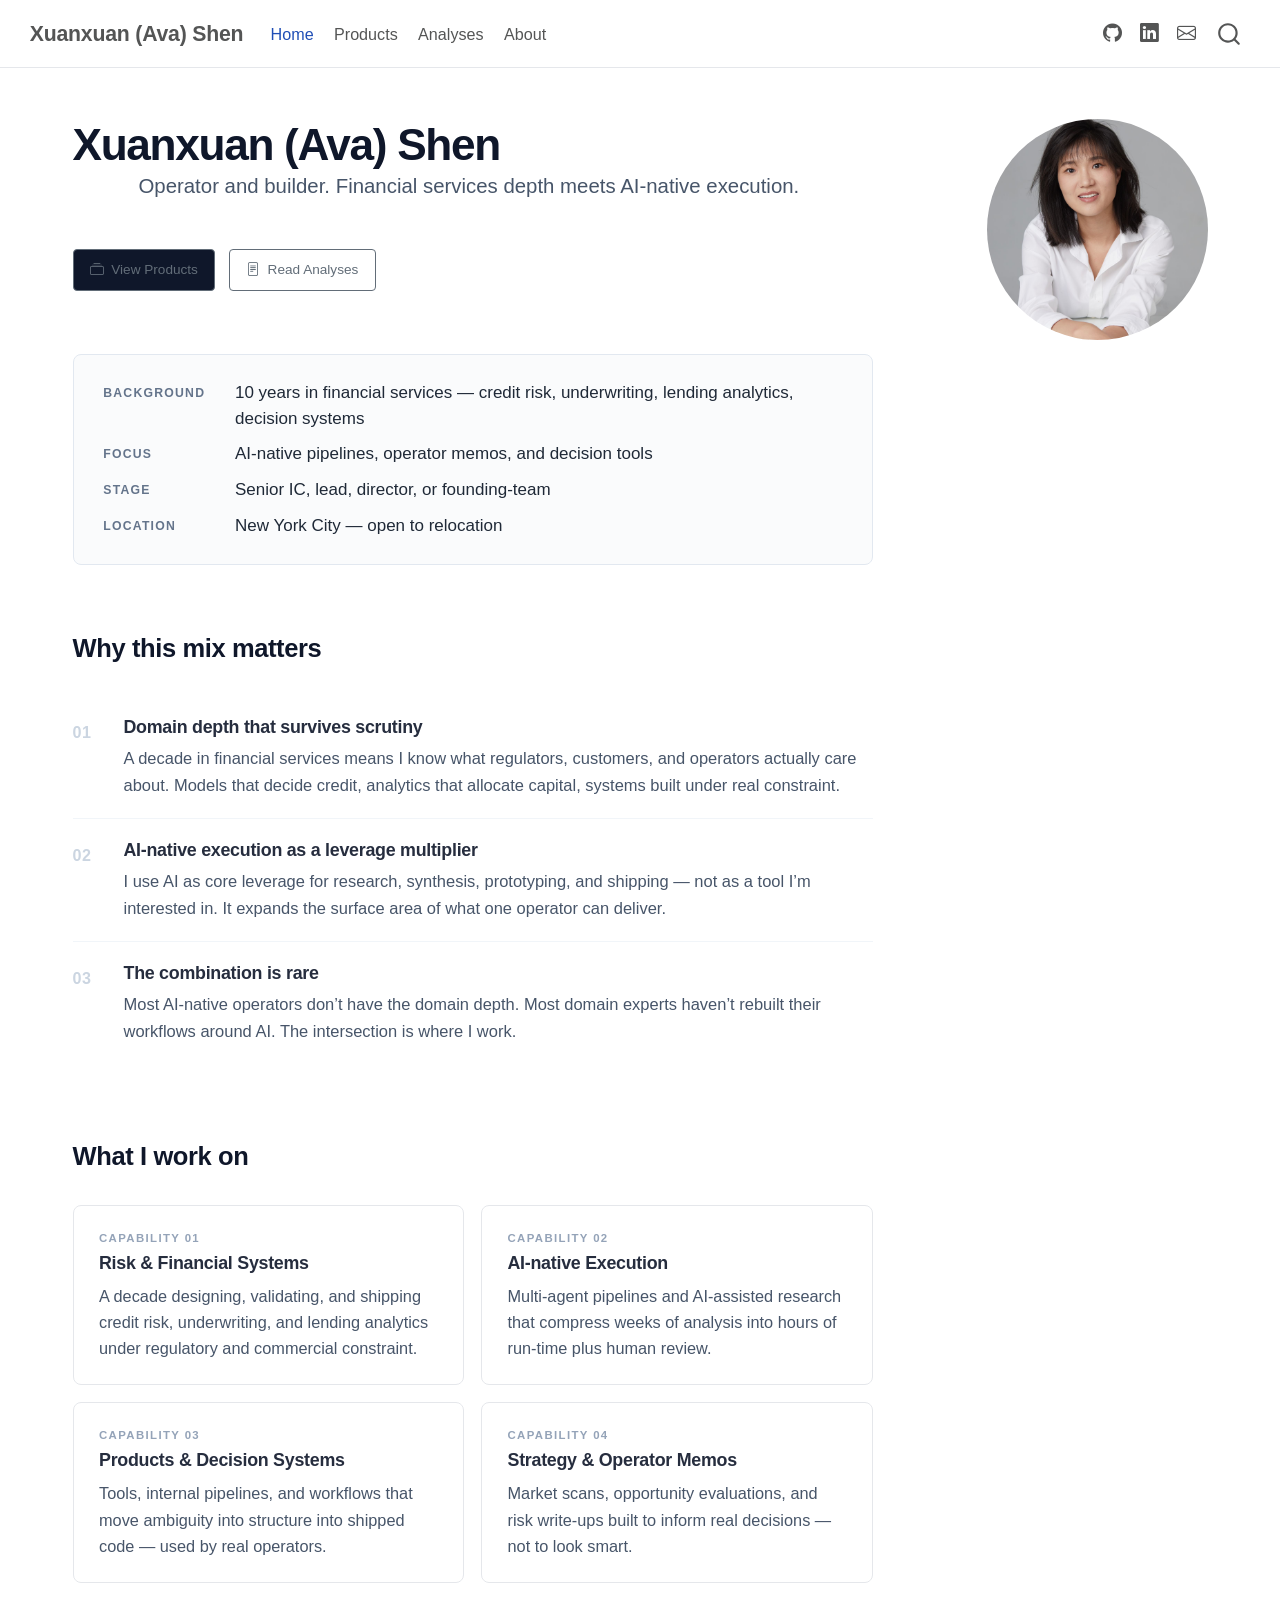
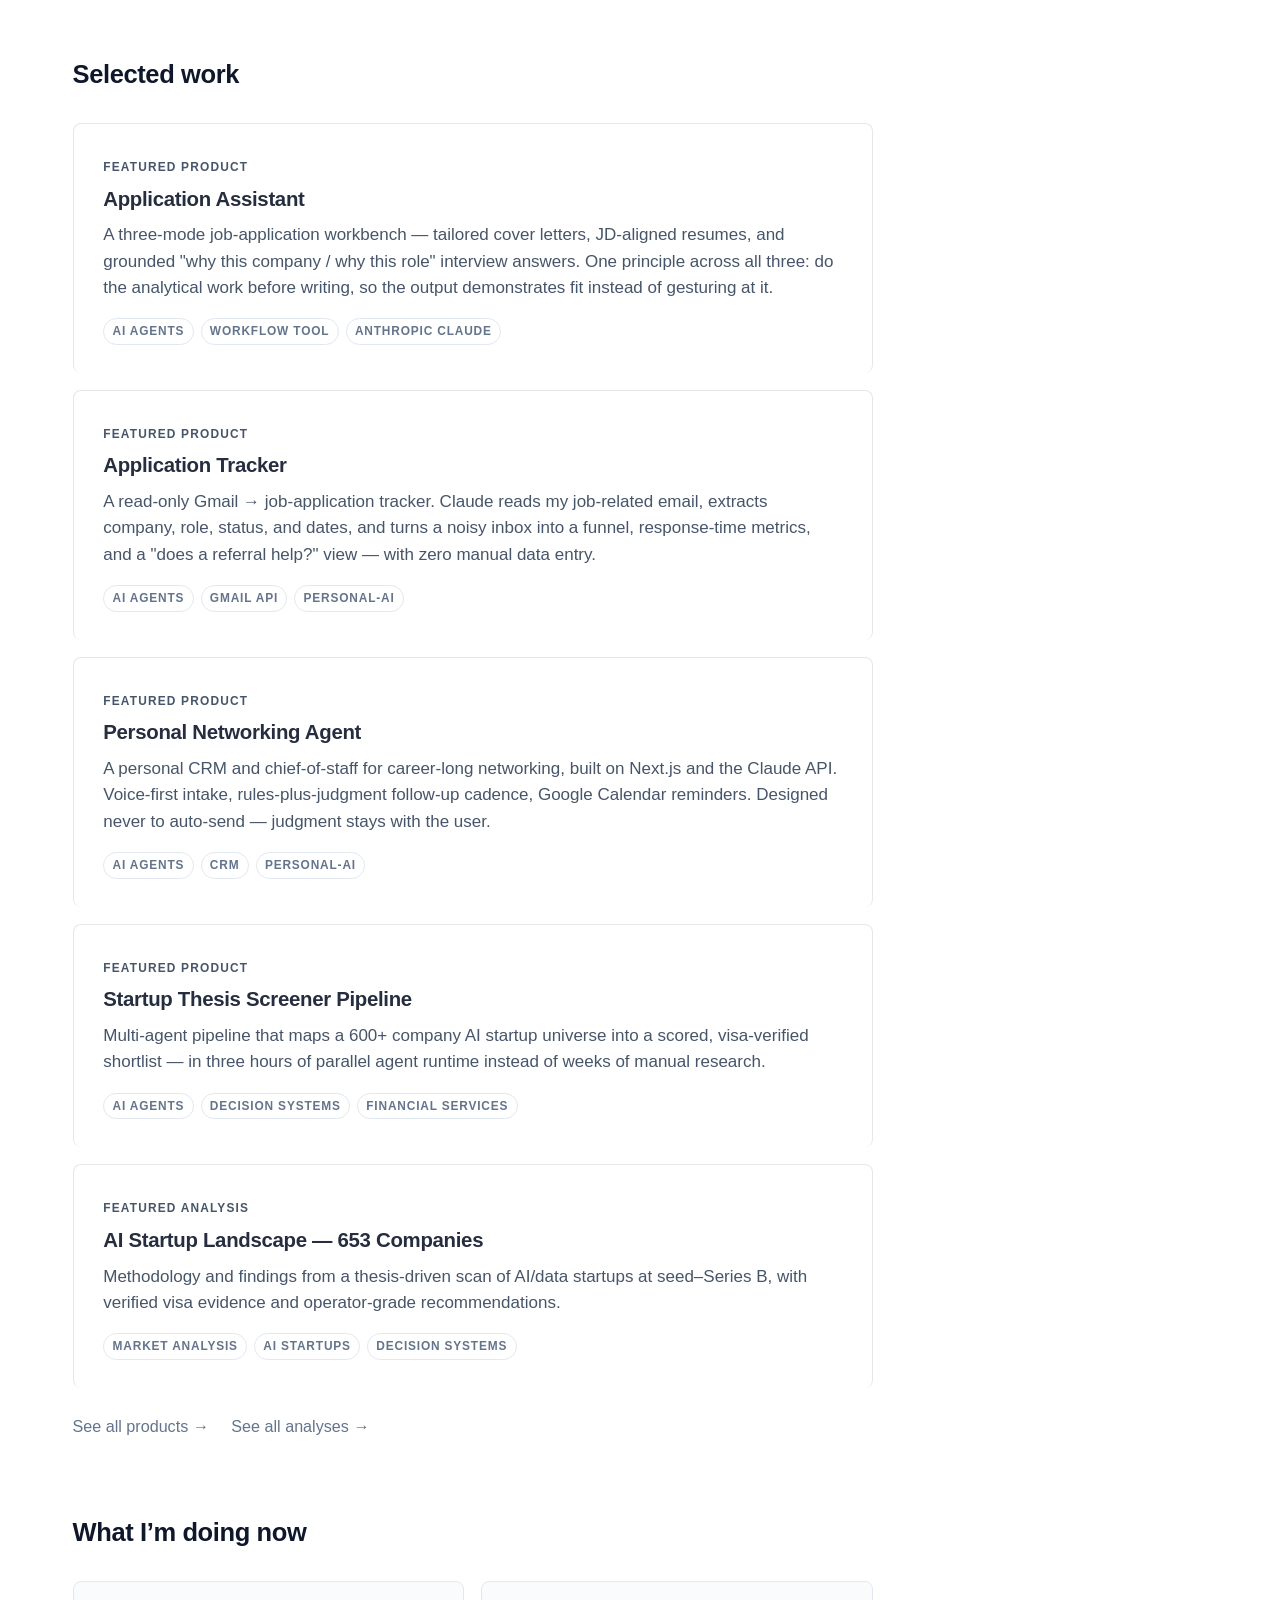
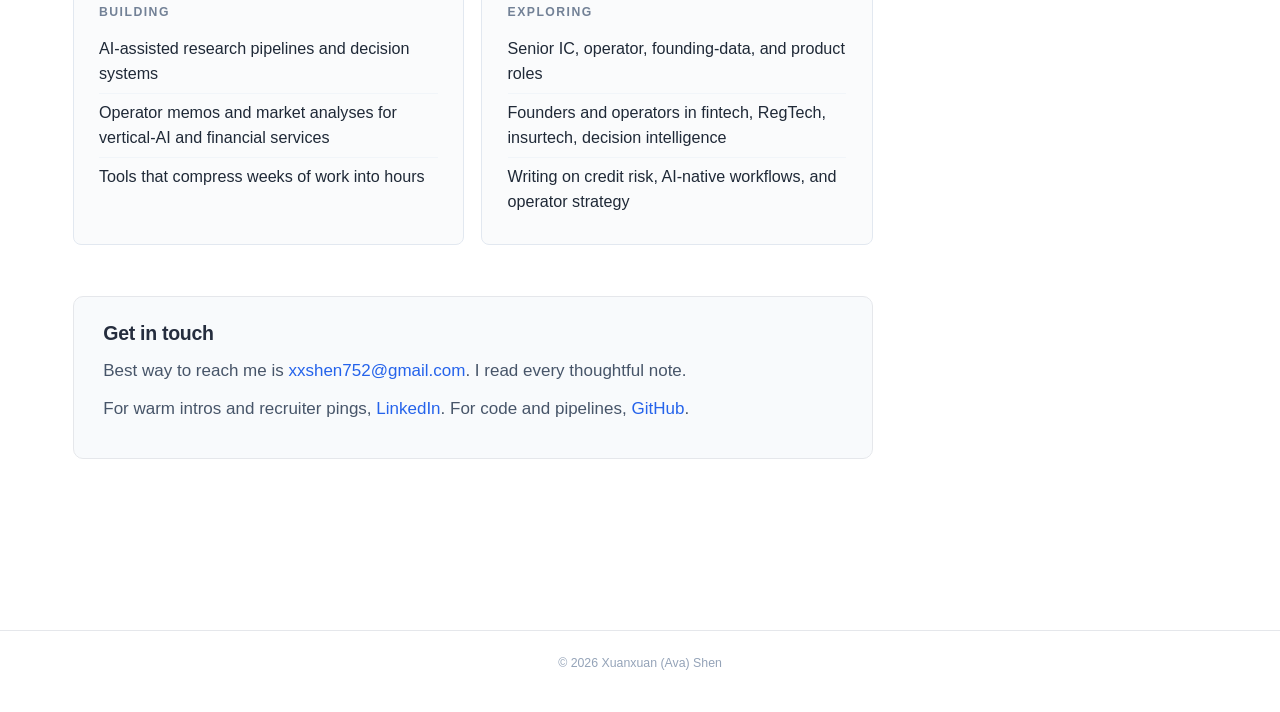
<file: index.html>
<!DOCTYPE html>
<html xmlns="http://www.w3.org/1999/xhtml" lang="en" xml:lang="en"><head>

<meta charset="utf-8">
<meta name="generator" content="quarto-1.9.38">

<meta name="viewport" content="width=device-width, initial-scale=1.0, user-scalable=yes">


<title>Xuanxuan (Ava) Shen</title>
<style>
/* Default styles provided by pandoc.
** See https://pandoc.org/MANUAL.html#variables-for-html for config info.
*/
code{white-space: pre-wrap;}
span.smallcaps{font-variant: small-caps;}
div.columns{display: flex; gap: min(4vw, 1.5em);}
div.column{flex: auto; overflow-x: auto;}
div.hanging-indent{margin-left: 1.5em; text-indent: -1.5em;}
ul.task-list{list-style: none;}
ul.task-list li input[type="checkbox"] {
  width: 0.8em;
  margin: 0 0.8em 0.2em -1em; /* quarto-specific, see https://github.com/quarto-dev/quarto-cli/issues/4556 */ 
  vertical-align: middle;
}
</style>


<script src="site_libs/quarto-nav/quarto-nav.js"></script>
<script src="site_libs/quarto-nav/headroom.min.js"></script>
<script src="site_libs/clipboard/clipboard.min.js"></script>
<script src="site_libs/quarto-search/autocomplete.umd.js"></script>
<script src="site_libs/quarto-search/fuse.min.js"></script>
<script src="site_libs/quarto-search/quarto-search.js"></script>
<meta name="quarto:offset" content="./">
<script src="site_libs/quarto-html/quarto.js" type="module"></script>
<script src="site_libs/quarto-html/tabsets/tabsets.js" type="module"></script>
<script src="site_libs/quarto-html/popper.min.js"></script>
<script src="site_libs/quarto-html/tippy.umd.min.js"></script>
<link href="site_libs/quarto-html/tippy.css" rel="stylesheet">
<link href="site_libs/quarto-html/quarto-syntax-highlighting-15634bcf2e68342d4ad2dfa704d543f6.css" rel="stylesheet" id="quarto-text-highlighting-styles">
<script src="site_libs/bootstrap/bootstrap.min.js"></script>
<link href="site_libs/bootstrap/bootstrap-icons.css" rel="stylesheet">
<link href="site_libs/bootstrap/bootstrap-21dfb6f5b24708782b3851273225b992.min.css" rel="stylesheet" append-hash="true" id="quarto-bootstrap" data-mode="light">
<script id="quarto-search-options" type="application/json">{
  "location": "navbar",
  "copy-button": false,
  "collapse-after": 3,
  "panel-placement": "end",
  "type": "overlay",
  "limit": 50,
  "keyboard-shortcut": [
    "f",
    "/",
    "s"
  ],
  "show-item-context": false,
  "language": {
    "search-no-results-text": "No results",
    "search-matching-documents-text": "matching documents",
    "search-copy-link-title": "Copy link to search",
    "search-hide-matches-text": "Hide additional matches",
    "search-more-match-text": "more match in this document",
    "search-more-matches-text": "more matches in this document",
    "search-clear-button-title": "Clear",
    "search-text-placeholder": "",
    "search-detached-cancel-button-title": "Cancel",
    "search-submit-button-title": "Submit",
    "search-label": "Search"
  }
}</script>
<style>html{ scroll-behavior: smooth; }</style>


<link rel="stylesheet" href="styles.css">
</head>

<body class="nav-fixed quarto-light">

<div id="quarto-search-results"></div>
  <header id="quarto-header" class="headroom fixed-top">
    <nav class="navbar navbar-expand-lg " data-bs-theme="dark">
      <div class="navbar-container container-fluid">
      <div class="navbar-brand-container mx-auto">
    <a class="navbar-brand" href="./index.html">
    <span class="navbar-title">Xuanxuan (Ava) Shen</span>
    </a>
  </div>
            <div id="quarto-search" class="" title="Search"></div>
          <button class="navbar-toggler" type="button" data-bs-toggle="collapse" data-bs-target="#navbarCollapse" aria-controls="navbarCollapse" role="menu" aria-expanded="false" aria-label="Toggle navigation" onclick="if (window.quartoToggleHeadroom) { window.quartoToggleHeadroom(); }">
  <span class="navbar-toggler-icon"></span>
</button>
          <div class="collapse navbar-collapse" id="navbarCollapse">
            <ul class="navbar-nav navbar-nav-scroll me-auto">
  <li class="nav-item">
    <a class="nav-link active" href="./index.html" aria-current="page"> 
<span class="menu-text">Home</span></a>
  </li>  
  <li class="nav-item">
    <a class="nav-link" href="./products/index.html"> 
<span class="menu-text">Products</span></a>
  </li>  
  <li class="nav-item">
    <a class="nav-link" href="./analyses/index.html"> 
<span class="menu-text">Analyses</span></a>
  </li>  
  <li class="nav-item">
    <a class="nav-link" href="./about.html"> 
<span class="menu-text">About</span></a>
  </li>  
</ul>
            <ul class="navbar-nav navbar-nav-scroll ms-auto">
  <li class="nav-item compact">
    <a class="nav-link" href="https://github.com/shenxuan752"> <i class="bi bi-github" role="img">
</i> 
<span class="menu-text"></span></a>
  </li>  
  <li class="nav-item compact">
    <a class="nav-link" href="https://www.linkedin.com/in/xuanxuan-shen-321a54128/"> <i class="bi bi-linkedin" role="img">
</i> 
<span class="menu-text"></span></a>
  </li>  
  <li class="nav-item compact">
    <a class="nav-link" href="mailto:xxshen752@gmail.com"> <i class="bi bi-envelope" role="img">
</i> 
<span class="menu-text"></span></a>
  </li>  
</ul>
          </div> <!-- /navcollapse -->
            <div class="quarto-navbar-tools">
</div>
      </div> <!-- /container-fluid -->
    </nav>
</header>
<!-- content -->
<div id="quarto-content" class="quarto-container page-columns page-rows-contents page-layout-full page-navbar">
<!-- sidebar -->
<!-- margin-sidebar -->
    
<!-- main -->
<div class="quarto-about-solana column-page">
  <div class="about-entity">
    <div class="entity-contents">
      <header id="title-block-header" class="quarto-title-block default">
<div class="quarto-title">
<h1 class="title">Xuanxuan (Ava) Shen</h1>
<p class="subtitle lead">Operator and builder. Financial services depth meets AI-native execution.</p>
</div>
<div class="quarto-title-meta column-page">
  </div>
</header> <div class="about-links">
  <a href="/products/" class="about-link" rel="" target="">
    <i class="bi bi-collection"></i>
     <span class="about-link-text">View Products</span>
  </a>
  <a href="/analyses/" class="about-link" rel="" target="">
    <i class="bi bi-file-text"></i>
     <span class="about-link-text">Read Analyses</span>
  </a>
</div>
      <div class="about-contents"><main class="content column-page" id="quarto-document-content">
<dl class="credentials-block">
<dt>
Background
</dt>
<dd>
10 years in financial services — credit risk, underwriting, lending analytics, decision systems
</dd>
<dt>
Focus
</dt>
<dd>
AI-native pipelines, operator memos, and decision tools
</dd>
<dt>
Stage
</dt>
<dd>
Senior IC, lead, director, or founding-team
</dd>
<dt>
Location
</dt>
<dd>
New York City — open to relocation
</dd>
</dl>
<section id="why-this-mix-matters" class="level2">
<h2 data-anchor-id="why-this-mix-matters">Why this mix matters</h2>
<div class="differentiator-row">
<div class="differentiator-item">
<div class="differentiator-number">
<p>01</p>
</div>
<section id="domain-depth-that-survives-scrutiny" class="level4 differentiator-content">
<h4 data-anchor-id="domain-depth-that-survives-scrutiny">Domain depth that survives scrutiny</h4>
<p>A decade in financial services means I know what regulators, customers, and operators actually care about. Models that decide credit, analytics that allocate capital, systems built under real constraint.</p>
</section>
</div>
<div class="differentiator-item">
<div class="differentiator-number">
<p>02</p>
</div>
<section id="ai-native-execution-as-a-leverage-multiplier" class="level4 differentiator-content">
<h4 data-anchor-id="ai-native-execution-as-a-leverage-multiplier">AI-native execution as a leverage multiplier</h4>
<p>I use AI as core leverage for research, synthesis, prototyping, and shipping — not as a tool I’m interested in. It expands the surface area of what one operator can deliver.</p>
</section>
</div>
<div class="differentiator-item">
<div class="differentiator-number">
<p>03</p>
</div>
<section id="the-combination-is-rare" class="level4 differentiator-content">
<h4 data-anchor-id="the-combination-is-rare">The combination is rare</h4>
<p>Most AI-native operators don’t have the domain depth. Most domain experts haven’t rebuilt their workflows around AI. The intersection is where I work.</p>
</section>
</div>
</div>
</section>
<section id="what-i-work-on" class="level2">
<h2 data-anchor-id="what-i-work-on">What I work on</h2>
<div class="capability-grid">
<div class="capability-card">
<p><span class="capability-label">Capability 01</span></p>
<section id="risk-financial-systems" class="level4">
<h4 data-anchor-id="risk-financial-systems">Risk &amp; Financial Systems</h4>
<p>A decade designing, validating, and shipping credit risk, underwriting, and lending analytics under regulatory and commercial constraint.</p>
</section>
</div>
<div class="capability-card">
<p><span class="capability-label">Capability 02</span></p>
<section id="ai-native-execution" class="level4">
<h4 data-anchor-id="ai-native-execution">AI-native Execution</h4>
<p>Multi-agent pipelines and AI-assisted research that compress weeks of analysis into hours of run-time plus human review.</p>
</section>
</div>
<div class="capability-card">
<p><span class="capability-label">Capability 03</span></p>
<section id="products-decision-systems" class="level4">
<h4 data-anchor-id="products-decision-systems">Products &amp; Decision Systems</h4>
<p>Tools, internal pipelines, and workflows that move ambiguity into structure into shipped code — used by real operators.</p>
</section>
</div>
<div class="capability-card">
<p><span class="capability-label">Capability 04</span></p>
<section id="strategy-operator-memos" class="level4">
<h4 data-anchor-id="strategy-operator-memos">Strategy &amp; Operator Memos</h4>
<p>Market scans, opportunity evaluations, and risk write-ups built to inform real decisions — not to look smart.</p>
</section>
</div>
</div>
</section>
<section id="selected-work" class="level2">
<h2 data-anchor-id="selected-work">Selected work</h2>
<div class="featured-work-grid">
<a href="products/application-assistant.html" class="featured-work-card">
<span class="featured-tag">Featured Product</span>
<h4>Application Assistant</h4>
<p>A three-mode job-application workbench — tailored cover letters, JD-aligned resumes, and grounded "why this company / why this role" interview answers. One principle across all three: do the analytical work before writing, so the output demonstrates fit instead of gesturing at it.</p>
<div class="featured-tags"><span>AI Agents</span><span>Workflow Tool</span><span>Anthropic Claude</span></div>
</a>
<a href="products/application-tracker.html" class="featured-work-card">
<span class="featured-tag">Featured Product</span>
<h4>Application Tracker</h4>
<p>A read-only Gmail → job-application tracker. Claude reads my job-related email, extracts company, role, status, and dates, and turns a noisy inbox into a funnel, response-time metrics, and a "does a referral help?" view — with zero manual data entry.</p>
<div class="featured-tags"><span>AI Agents</span><span>Gmail API</span><span>Personal-AI</span></div>
</a>
<a href="products/network-agent.html" class="featured-work-card">
<span class="featured-tag">Featured Product</span>
<h4>Personal Networking Agent</h4>
<p>A personal CRM and chief-of-staff for career-long networking, built on Next.js and the Claude API. Voice-first intake, rules-plus-judgment follow-up cadence, Google Calendar reminders. Designed never to auto-send — judgment stays with the user.</p>
<div class="featured-tags"><span>AI Agents</span><span>CRM</span><span>Personal-AI</span></div>
</a>
<a href="products/startup-screener-pipeline.html" class="featured-work-card">
<span class="featured-tag">Featured Product</span>
<h4>Startup Thesis Screener Pipeline</h4>
<p>Multi-agent pipeline that maps a 600+ company AI startup universe into a scored, visa-verified shortlist — in three hours of parallel agent runtime instead of weeks of manual research.</p>
<div class="featured-tags"><span>AI Agents</span><span>Decision Systems</span><span>Financial Services</span></div>
</a>
<a href="analyses/ai-startup-landscape.html" class="featured-work-card">
<span class="featured-tag">Featured Analysis</span>
<h4>AI Startup Landscape — 653 Companies</h4>
<p>Methodology and findings from a thesis-driven scan of AI/data startups at seed–Series B, with verified visa evidence and operator-grade recommendations.</p>
<div class="featured-tags"><span>Market Analysis</span><span>AI Startups</span><span>Decision Systems</span></div>
</a>
</div>
<div class="see-all-row">
<p><a href="products/">See all products →</a> &nbsp;&nbsp;&nbsp; <a href="analyses/">See all analyses →</a></p>
</div>
</section>
<section id="what-im-doing-now" class="level2">
<h2 data-anchor-id="what-im-doing-now">What I’m doing now</h2>
<div class="now-grid">
<section id="building" class="level4 now-column">
<h4 data-anchor-id="building">Building</h4>
<ul>
<li>AI-assisted research pipelines and decision systems</li>
<li>Operator memos and market analyses for vertical-AI and financial services</li>
<li>Tools that compress weeks of work into hours</li>
</ul>
</section>
<section id="exploring" class="level4 now-column">
<h4 data-anchor-id="exploring">Exploring</h4>
<ul>
<li>Senior IC, operator, founding-data, and product roles</li>
<li>Founders and operators in fintech, RegTech, insurtech, decision intelligence</li>
<li>Writing on credit risk, AI-native workflows, and operator strategy</li>
</ul>
</section>
</div>
<section id="get-in-touch" class="level3 cta-block">
<h3 data-anchor-id="get-in-touch">Get in touch</h3>
<p>Best way to reach me is <strong><a href="mailto:xxshen752@gmail.com">xxshen752@gmail.com</a></strong>. I read every thoughtful note.</p>
<p>For warm intros and recruiter pings, <strong><a href="https://www.linkedin.com/in/xuanxuan-shen-321a54128/">LinkedIn</a></strong>. For code and pipelines, <strong><a href="https://github.com/shenxuan752">GitHub</a></strong>.</p>
</section>


</section>
</main></div>
    </div>
    <img src="profile.jpg" class="about-image
  round " style="height: 13em; width: 13em;">
  </div>
</div>
 <!-- /main -->
<script id="quarto-html-after-body" type="application/javascript">
  window.document.addEventListener("DOMContentLoaded", function (event) {
    const isCodeAnnotation = (el) => {
      for (const clz of el.classList) {
        if (clz.startsWith('code-annotation-')) {                     
          return true;
        }
      }
      return false;
    }
    const onCopySuccess = function(e) {
      // button target
      const button = e.trigger;
      // don't keep focus
      button.blur();
      // flash "checked"
      button.classList.add('code-copy-button-checked');
      var currentTitle = button.getAttribute("title");
      button.setAttribute("title", "Copied!");
      let tooltip;
      if (window.bootstrap) {
        button.setAttribute("data-bs-toggle", "tooltip");
        button.setAttribute("data-bs-placement", "left");
        button.setAttribute("data-bs-title", "Copied!");
        tooltip = new bootstrap.Tooltip(button, 
          { trigger: "manual", 
            customClass: "code-copy-button-tooltip",
            offset: [0, -8]});
        tooltip.show();    
      }
      setTimeout(function() {
        if (tooltip) {
          tooltip.hide();
          button.removeAttribute("data-bs-title");
          button.removeAttribute("data-bs-toggle");
          button.removeAttribute("data-bs-placement");
        }
        button.setAttribute("title", currentTitle);
        button.classList.remove('code-copy-button-checked');
      }, 1000);
      // clear code selection
      e.clearSelection();
    }
    const getTextToCopy = function(trigger) {
      const outerScaffold = trigger.parentElement.cloneNode(true);
      const codeEl = outerScaffold.querySelector('code');
      for (const childEl of codeEl.children) {
        if (isCodeAnnotation(childEl)) {
          childEl.remove();
        }
      }
      return codeEl.innerText;
    }
    const clipboard = new window.ClipboardJS('.code-copy-button:not([data-in-quarto-modal])', {
      text: getTextToCopy
    });
    clipboard.on('success', onCopySuccess);
    if (window.document.getElementById('quarto-embedded-source-code-modal')) {
      const clipboardModal = new window.ClipboardJS('.code-copy-button[data-in-quarto-modal]', {
        text: getTextToCopy,
        container: window.document.getElementById('quarto-embedded-source-code-modal')
      });
      clipboardModal.on('success', onCopySuccess);
    }
      var localhostRegex = new RegExp(/^(?:http|https):\/\/localhost\:?[0-9]*\//);
      var mailtoRegex = new RegExp(/^mailto:/);
        var filterRegex = new RegExp("https:\/\/shenxuan752\.github\.io\/");
      var isInternal = (href) => {
          return filterRegex.test(href) || localhostRegex.test(href) || mailtoRegex.test(href);
      }
      // Inspect non-navigation links and adorn them if external
     var links = window.document.querySelectorAll('a[href]:not(.nav-link):not(.navbar-brand):not(.toc-action):not(.sidebar-link):not(.sidebar-item-toggle):not(.pagination-link):not(.no-external):not([aria-hidden]):not(.dropdown-item):not(.quarto-navigation-tool):not(.about-link)');
      for (var i=0; i<links.length; i++) {
        const link = links[i];
        if (!isInternal(link.href)) {
          // undo the damage that might have been done by quarto-nav.js in the case of
          // links that we want to consider external
          if (link.dataset.originalHref !== undefined) {
            link.href = link.dataset.originalHref;
          }
        }
      }
    function tippyHover(el, contentFn, onTriggerFn, onUntriggerFn) {
      const config = {
        allowHTML: true,
        maxWidth: 500,
        delay: 100,
        arrow: false,
        appendTo: function(el) {
            return el.parentElement;
        },
        interactive: true,
        interactiveBorder: 10,
        theme: 'quarto',
        placement: 'bottom-start',
      };
      if (contentFn) {
        config.content = contentFn;
      }
      if (onTriggerFn) {
        config.onTrigger = onTriggerFn;
      }
      if (onUntriggerFn) {
        config.onUntrigger = onUntriggerFn;
      }
      window.tippy(el, config); 
    }
    const noterefs = window.document.querySelectorAll('a[role="doc-noteref"]');
    for (var i=0; i<noterefs.length; i++) {
      const ref = noterefs[i];
      tippyHover(ref, function() {
        // use id or data attribute instead here
        let href = ref.getAttribute('data-footnote-href') || ref.getAttribute('href');
        try { href = new URL(href).hash; } catch {}
        const id = href.replace(/^#\/?/, "");
        const note = window.document.getElementById(id);
        if (note) {
          return note.innerHTML;
        } else {
          return "";
        }
      });
    }
    const xrefs = window.document.querySelectorAll('a.quarto-xref');
    const processXRef = (id, note) => {
      // Strip column container classes
      const stripColumnClz = (el) => {
        el.classList.remove("page-full", "page-columns");
        if (el.children) {
          for (const child of el.children) {
            stripColumnClz(child);
          }
        }
      }
      stripColumnClz(note)
      if (id === null || id.startsWith('sec-')) {
        // Special case sections, only their first couple elements
        const container = document.createElement("div");
        if (note.children && note.children.length > 2) {
          container.appendChild(note.children[0].cloneNode(true));
          for (let i = 1; i < note.children.length; i++) {
            const child = note.children[i];
            if (child.tagName === "P" && child.innerText === "") {
              continue;
            } else {
              container.appendChild(child.cloneNode(true));
              break;
            }
          }
          if (window.Quarto?.typesetMath) {
            window.Quarto.typesetMath(container);
          }
          return container.innerHTML
        } else {
          if (window.Quarto?.typesetMath) {
            window.Quarto.typesetMath(note);
          }
          return note.innerHTML;
        }
      } else {
        // Remove any anchor links if they are present
        const anchorLink = note.querySelector('a.anchorjs-link');
        if (anchorLink) {
          anchorLink.remove();
        }
        if (window.Quarto?.typesetMath) {
          window.Quarto.typesetMath(note);
        }
        if (note.classList.contains("callout")) {
          return note.outerHTML;
        } else {
          return note.innerHTML;
        }
      }
    }
    for (var i=0; i<xrefs.length; i++) {
      const xref = xrefs[i];
      tippyHover(xref, undefined, function(instance) {
        instance.disable();
        let url = xref.getAttribute('href');
        let hash = undefined; 
        if (url.startsWith('#')) {
          hash = url;
        } else {
          try { hash = new URL(url).hash; } catch {}
        }
        if (hash) {
          const id = hash.replace(/^#\/?/, "");
          const note = window.document.getElementById(id);
          if (note !== null) {
            try {
              const html = processXRef(id, note.cloneNode(true));
              instance.setContent(html);
            } finally {
              instance.enable();
              instance.show();
            }
          } else {
            // See if we can fetch this
            fetch(url.split('#')[0])
            .then(res => res.text())
            .then(html => {
              const parser = new DOMParser();
              const htmlDoc = parser.parseFromString(html, "text/html");
              const note = htmlDoc.getElementById(id);
              if (note !== null) {
                const html = processXRef(id, note);
                instance.setContent(html);
              } 
            }).finally(() => {
              instance.enable();
              instance.show();
            });
          }
        } else {
          // See if we can fetch a full url (with no hash to target)
          // This is a special case and we should probably do some content thinning / targeting
          fetch(url)
          .then(res => res.text())
          .then(html => {
            const parser = new DOMParser();
            const htmlDoc = parser.parseFromString(html, "text/html");
            const note = htmlDoc.querySelector('main.content');
            if (note !== null) {
              // This should only happen for chapter cross references
              // (since there is no id in the URL)
              // remove the first header
              if (note.children.length > 0 && note.children[0].tagName === "HEADER") {
                note.children[0].remove();
              }
              const html = processXRef(null, note);
              instance.setContent(html);
            } 
          }).finally(() => {
            instance.enable();
            instance.show();
          });
        }
      }, function(instance) {
      });
    }
        let selectedAnnoteEl;
        const selectorForAnnotation = ( cell, annotation) => {
          let cellAttr = 'data-code-cell="' + cell + '"';
          let lineAttr = 'data-code-annotation="' +  annotation + '"';
          const selector = 'span[' + cellAttr + '][' + lineAttr + ']';
          return selector;
        }
        const selectCodeLines = (annoteEl) => {
          const doc = window.document;
          const targetCell = annoteEl.getAttribute("data-target-cell");
          const targetAnnotation = annoteEl.getAttribute("data-target-annotation");
          const annoteSpan = window.document.querySelector(selectorForAnnotation(targetCell, targetAnnotation));
          const lines = annoteSpan.getAttribute("data-code-lines").split(",");
          const lineIds = lines.map((line) => {
            return targetCell + "-" + line;
          })
          let top = null;
          let height = null;
          let parent = null;
          if (lineIds.length > 0) {
              //compute the position of the single el (top and bottom and make a div)
              const el = window.document.getElementById(lineIds[0]);
              top = el.offsetTop;
              height = el.offsetHeight;
              parent = el.parentElement.parentElement;
            if (lineIds.length > 1) {
              const lastEl = window.document.getElementById(lineIds[lineIds.length - 1]);
              const bottom = lastEl.offsetTop + lastEl.offsetHeight;
              height = bottom - top;
            }
            if (top !== null && height !== null && parent !== null) {
              // cook up a div (if necessary) and position it 
              let div = window.document.getElementById("code-annotation-line-highlight");
              if (div === null) {
                div = window.document.createElement("div");
                div.setAttribute("id", "code-annotation-line-highlight");
                div.style.position = 'absolute';
                parent.appendChild(div);
              }
              div.style.top = top - 2 + "px";
              div.style.height = height + 4 + "px";
              div.style.left = 0;
              let gutterDiv = window.document.getElementById("code-annotation-line-highlight-gutter");
              if (gutterDiv === null) {
                gutterDiv = window.document.createElement("div");
                gutterDiv.setAttribute("id", "code-annotation-line-highlight-gutter");
                gutterDiv.style.position = 'absolute';
                const codeCell = window.document.getElementById(targetCell);
                const gutter = codeCell.querySelector('.code-annotation-gutter');
                gutter.appendChild(gutterDiv);
              }
              gutterDiv.style.top = top - 2 + "px";
              gutterDiv.style.height = height + 4 + "px";
            }
            selectedAnnoteEl = annoteEl;
          }
        };
        const unselectCodeLines = () => {
          const elementsIds = ["code-annotation-line-highlight", "code-annotation-line-highlight-gutter"];
          elementsIds.forEach((elId) => {
            const div = window.document.getElementById(elId);
            if (div) {
              div.remove();
            }
          });
          selectedAnnoteEl = undefined;
        };
          // Handle positioning of the toggle
      window.addEventListener(
        "resize",
        throttle(() => {
          elRect = undefined;
          if (selectedAnnoteEl) {
            selectCodeLines(selectedAnnoteEl);
          }
        }, 10)
      );
      function throttle(fn, ms) {
      let throttle = false;
      let timer;
        return (...args) => {
          if(!throttle) { // first call gets through
              fn.apply(this, args);
              throttle = true;
          } else { // all the others get throttled
              if(timer) clearTimeout(timer); // cancel #2
              timer = setTimeout(() => {
                fn.apply(this, args);
                timer = throttle = false;
              }, ms);
          }
        };
      }
        // Attach click handler to the DT
        const annoteDls = window.document.querySelectorAll('dt[data-target-cell]');
        for (const annoteDlNode of annoteDls) {
          annoteDlNode.addEventListener('click', (event) => {
            const clickedEl = event.target;
            if (clickedEl !== selectedAnnoteEl) {
              unselectCodeLines();
              const activeEl = window.document.querySelector('dt[data-target-cell].code-annotation-active');
              if (activeEl) {
                activeEl.classList.remove('code-annotation-active');
              }
              selectCodeLines(clickedEl);
              clickedEl.classList.add('code-annotation-active');
            } else {
              // Unselect the line
              unselectCodeLines();
              clickedEl.classList.remove('code-annotation-active');
            }
          });
        }
    const findCites = (el) => {
      const parentEl = el.parentElement;
      if (parentEl) {
        const cites = parentEl.dataset.cites;
        if (cites) {
          return {
            el,
            cites: cites.split(' ')
          };
        } else {
          return findCites(el.parentElement)
        }
      } else {
        return undefined;
      }
    };
    var bibliorefs = window.document.querySelectorAll('a[role="doc-biblioref"]');
    for (var i=0; i<bibliorefs.length; i++) {
      const ref = bibliorefs[i];
      const citeInfo = findCites(ref);
      if (citeInfo) {
        tippyHover(citeInfo.el, function() {
          var popup = window.document.createElement('div');
          citeInfo.cites.forEach(function(cite) {
            var citeDiv = window.document.createElement('div');
            citeDiv.classList.add('hanging-indent');
            citeDiv.classList.add('csl-entry');
            var biblioDiv = window.document.getElementById('ref-' + cite);
            if (biblioDiv) {
              citeDiv.innerHTML = biblioDiv.innerHTML;
            }
            popup.appendChild(citeDiv);
          });
          return popup.innerHTML;
        });
      }
    }
  });
  </script>
</div> <!-- /content -->
<footer class="footer">
  <div class="nav-footer">
    <div class="nav-footer-left">
      &nbsp;
    </div>   
    <div class="nav-footer-center">
<p>© 2026 Xuanxuan (Ava) Shen</p>
</div>
    <div class="nav-footer-right">
      &nbsp;
    </div>
  </div>
</footer>




<script src="site_libs/quarto-html/zenscroll-min.js"></script>
</body></html>
</file>
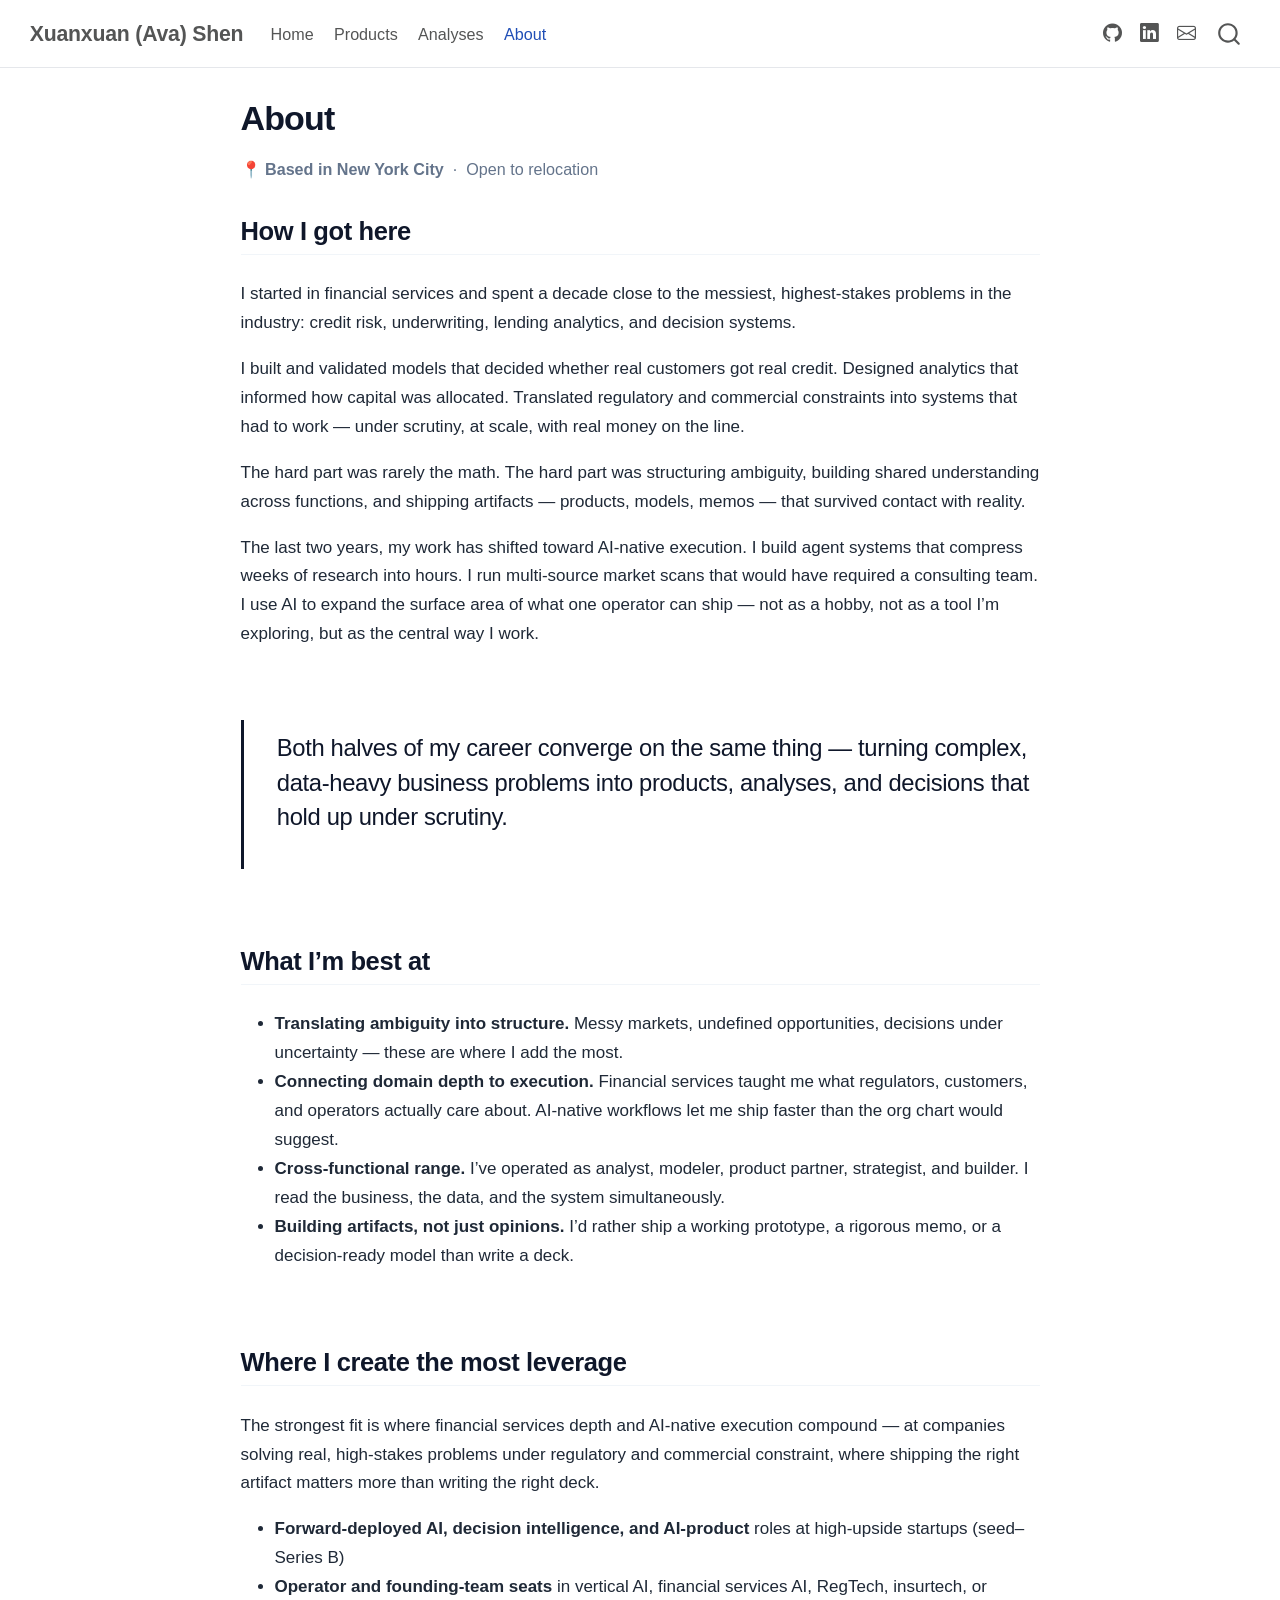
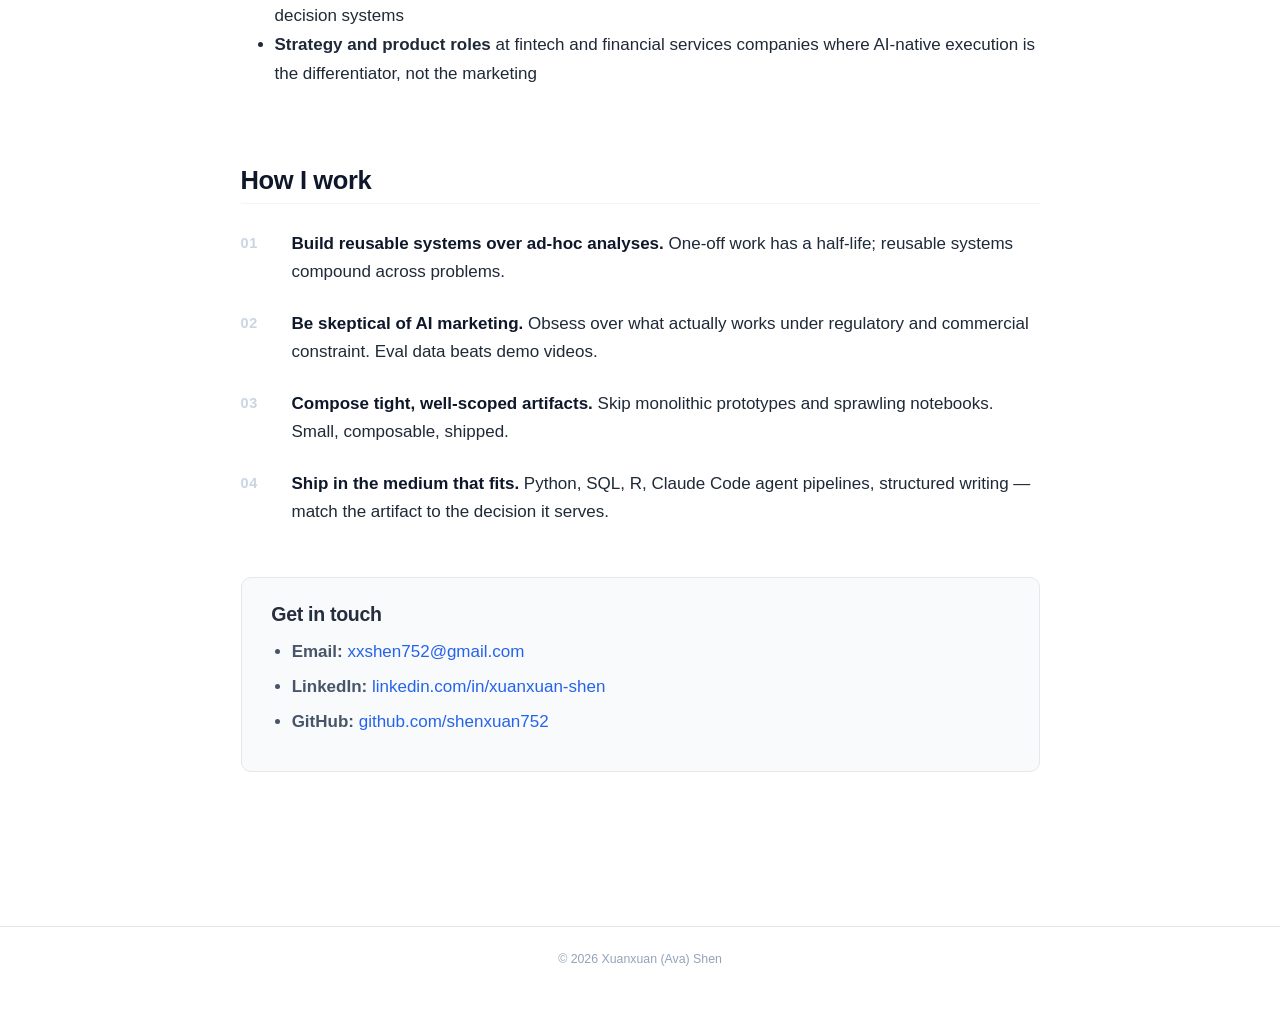
<file: about.html>
<!DOCTYPE html>
<html xmlns="http://www.w3.org/1999/xhtml" lang="en" xml:lang="en"><head>

<meta charset="utf-8">
<meta name="generator" content="quarto-1.9.38">

<meta name="viewport" content="width=device-width, initial-scale=1.0, user-scalable=yes">


<title>About – Xuanxuan (Ava) Shen</title>
<style>
/* Default styles provided by pandoc.
** See https://pandoc.org/MANUAL.html#variables-for-html for config info.
*/
code{white-space: pre-wrap;}
span.smallcaps{font-variant: small-caps;}
div.columns{display: flex; gap: min(4vw, 1.5em);}
div.column{flex: auto; overflow-x: auto;}
div.hanging-indent{margin-left: 1.5em; text-indent: -1.5em;}
ul.task-list{list-style: none;}
ul.task-list li input[type="checkbox"] {
  width: 0.8em;
  margin: 0 0.8em 0.2em -1em; /* quarto-specific, see https://github.com/quarto-dev/quarto-cli/issues/4556 */ 
  vertical-align: middle;
}
</style>


<script src="site_libs/quarto-nav/quarto-nav.js"></script>
<script src="site_libs/quarto-nav/headroom.min.js"></script>
<script src="site_libs/clipboard/clipboard.min.js"></script>
<script src="site_libs/quarto-search/autocomplete.umd.js"></script>
<script src="site_libs/quarto-search/fuse.min.js"></script>
<script src="site_libs/quarto-search/quarto-search.js"></script>
<meta name="quarto:offset" content="./">
<script src="site_libs/quarto-html/quarto.js" type="module"></script>
<script src="site_libs/quarto-html/tabsets/tabsets.js" type="module"></script>
<script src="site_libs/quarto-html/popper.min.js"></script>
<script src="site_libs/quarto-html/tippy.umd.min.js"></script>
<script src="site_libs/quarto-html/anchor.min.js"></script>
<link href="site_libs/quarto-html/tippy.css" rel="stylesheet">
<link href="site_libs/quarto-html/quarto-syntax-highlighting-15634bcf2e68342d4ad2dfa704d543f6.css" rel="stylesheet" id="quarto-text-highlighting-styles">
<script src="site_libs/bootstrap/bootstrap.min.js"></script>
<link href="site_libs/bootstrap/bootstrap-icons.css" rel="stylesheet">
<link href="site_libs/bootstrap/bootstrap-21dfb6f5b24708782b3851273225b992.min.css" rel="stylesheet" append-hash="true" id="quarto-bootstrap" data-mode="light">
<script id="quarto-search-options" type="application/json">{
  "location": "navbar",
  "copy-button": false,
  "collapse-after": 3,
  "panel-placement": "end",
  "type": "overlay",
  "limit": 50,
  "keyboard-shortcut": [
    "f",
    "/",
    "s"
  ],
  "show-item-context": false,
  "language": {
    "search-no-results-text": "No results",
    "search-matching-documents-text": "matching documents",
    "search-copy-link-title": "Copy link to search",
    "search-hide-matches-text": "Hide additional matches",
    "search-more-match-text": "more match in this document",
    "search-more-matches-text": "more matches in this document",
    "search-clear-button-title": "Clear",
    "search-text-placeholder": "",
    "search-detached-cancel-button-title": "Cancel",
    "search-submit-button-title": "Submit",
    "search-label": "Search"
  }
}</script>
<style>html{ scroll-behavior: smooth; }</style>


<link rel="stylesheet" href="styles.css">
</head>

<body class="nav-fixed fullcontent quarto-light">

<div id="quarto-search-results"></div>
  <header id="quarto-header" class="headroom fixed-top">
    <nav class="navbar navbar-expand-lg " data-bs-theme="dark">
      <div class="navbar-container container-fluid">
      <div class="navbar-brand-container mx-auto">
    <a class="navbar-brand" href="./index.html">
    <span class="navbar-title">Xuanxuan (Ava) Shen</span>
    </a>
  </div>
            <div id="quarto-search" class="" title="Search"></div>
          <button class="navbar-toggler" type="button" data-bs-toggle="collapse" data-bs-target="#navbarCollapse" aria-controls="navbarCollapse" role="menu" aria-expanded="false" aria-label="Toggle navigation" onclick="if (window.quartoToggleHeadroom) { window.quartoToggleHeadroom(); }">
  <span class="navbar-toggler-icon"></span>
</button>
          <div class="collapse navbar-collapse" id="navbarCollapse">
            <ul class="navbar-nav navbar-nav-scroll me-auto">
  <li class="nav-item">
    <a class="nav-link" href="./index.html"> 
<span class="menu-text">Home</span></a>
  </li>  
  <li class="nav-item">
    <a class="nav-link" href="./products/index.html"> 
<span class="menu-text">Products</span></a>
  </li>  
  <li class="nav-item">
    <a class="nav-link" href="./analyses/index.html"> 
<span class="menu-text">Analyses</span></a>
  </li>  
  <li class="nav-item">
    <a class="nav-link active" href="./about.html" aria-current="page"> 
<span class="menu-text">About</span></a>
  </li>  
</ul>
            <ul class="navbar-nav navbar-nav-scroll ms-auto">
  <li class="nav-item compact">
    <a class="nav-link" href="https://github.com/shenxuan752"> <i class="bi bi-github" role="img">
</i> 
<span class="menu-text"></span></a>
  </li>  
  <li class="nav-item compact">
    <a class="nav-link" href="https://www.linkedin.com/in/xuanxuan-shen-321a54128/"> <i class="bi bi-linkedin" role="img">
</i> 
<span class="menu-text"></span></a>
  </li>  
  <li class="nav-item compact">
    <a class="nav-link" href="mailto:xxshen752@gmail.com"> <i class="bi bi-envelope" role="img">
</i> 
<span class="menu-text"></span></a>
  </li>  
</ul>
          </div> <!-- /navcollapse -->
            <div class="quarto-navbar-tools">
</div>
      </div> <!-- /container-fluid -->
    </nav>
</header>
<!-- content -->
<div id="quarto-content" class="quarto-container page-columns page-rows-contents page-layout-article page-navbar">
<!-- sidebar -->
<!-- margin-sidebar -->
    
<!-- main -->
<main class="content" id="quarto-document-content">

<header id="title-block-header" class="quarto-title-block default">
<div class="quarto-title">
<h1 class="title">About</h1>
</div>



<div class="quarto-title-meta">

    
  
    
  </div>
  


</header>


<div class="about-meta">
<p>📍 <strong>Based in New York City</strong> &nbsp;·&nbsp; Open to relocation</p>
</div>
<section id="how-i-got-here" class="level2">
<h2 class="anchored" data-anchor-id="how-i-got-here">How I got here</h2>
<p>I started in financial services and spent a decade close to the messiest, highest-stakes problems in the industry: credit risk, underwriting, lending analytics, and decision systems.</p>
<p>I built and validated models that decided whether real customers got real credit. Designed analytics that informed how capital was allocated. Translated regulatory and commercial constraints into systems that had to work — under scrutiny, at scale, with real money on the line.</p>
<p>The hard part was rarely the math. The hard part was structuring ambiguity, building shared understanding across functions, and shipping artifacts — products, models, memos — that survived contact with reality.</p>
<p>The last two years, my work has shifted toward AI-native execution. I build agent systems that compress weeks of research into hours. I run multi-source market scans that would have required a consulting team. I use AI to expand the surface area of what one operator can ship — not as a hobby, not as a tool I’m exploring, but as the central way I work.</p>
<div class="pull-quote">
<p>Both halves of my career converge on the same thing — turning complex, data-heavy business problems into products, analyses, and decisions that hold up under scrutiny.</p>
</div>
</section>
<section id="what-im-best-at" class="level2">
<h2 class="anchored" data-anchor-id="what-im-best-at">What I’m best at</h2>
<ul>
<li><strong>Translating ambiguity into structure.</strong> Messy markets, undefined opportunities, decisions under uncertainty — these are where I add the most.</li>
<li><strong>Connecting domain depth to execution.</strong> Financial services taught me what regulators, customers, and operators actually care about. AI-native workflows let me ship faster than the org chart would suggest.</li>
<li><strong>Cross-functional range.</strong> I’ve operated as analyst, modeler, product partner, strategist, and builder. I read the business, the data, and the system simultaneously.</li>
<li><strong>Building artifacts, not just opinions.</strong> I’d rather ship a working prototype, a rigorous memo, or a decision-ready model than write a deck.</li>
</ul>
</section>
<section id="where-i-create-the-most-leverage" class="level2">
<h2 class="anchored" data-anchor-id="where-i-create-the-most-leverage">Where I create the most leverage</h2>
<p>The strongest fit is where financial services depth and AI-native execution compound — at companies solving real, high-stakes problems under regulatory and commercial constraint, where shipping the right artifact matters more than writing the right deck.</p>
<ul>
<li><strong>Forward-deployed AI, decision intelligence, and AI-product</strong> roles at high-upside startups (seed–Series B)</li>
<li><strong>Operator and founding-team seats</strong> in vertical AI, financial services AI, RegTech, insurtech, or decision systems</li>
<li><strong>Strategy and product roles</strong> at fintech and financial services companies where AI-native execution is the differentiator, not the marketing</li>
</ul>
</section>
<section id="how-i-work" class="level2">
<h2 class="anchored" data-anchor-id="how-i-work">How I work</h2>
<ol class="principles-list">
<li>
<strong>Build reusable systems over ad-hoc analyses.</strong> One-off work has a half-life; reusable systems compound across problems.
</li>
<li>
<strong>Be skeptical of AI marketing.</strong> Obsess over what actually works under regulatory and commercial constraint. Eval data beats demo videos.
</li>
<li>
<strong>Compose tight, well-scoped artifacts.</strong> Skip monolithic prototypes and sprawling notebooks. Small, composable, shipped.
</li>
<li>
<strong>Ship in the medium that fits.</strong> Python, SQL, R, Claude Code agent pipelines, structured writing — match the artifact to the decision it serves.
</li>
</ol>
<section id="get-in-touch" class="level3 cta-block">
<h3 class="anchored" data-anchor-id="get-in-touch">Get in touch</h3>
<ul>
<li><strong>Email:</strong> <a href="mailto:xxshen752@gmail.com">xxshen752@gmail.com</a></li>
<li><strong>LinkedIn:</strong> <a href="https://www.linkedin.com/in/xuanxuan-shen-321a54128/">linkedin.com/in/xuanxuan-shen</a></li>
<li><strong>GitHub:</strong> <a href="https://github.com/shenxuan752">github.com/shenxuan752</a></li>
</ul>
</section>


</section>

</main> <!-- /main -->
<script id="quarto-html-after-body" type="application/javascript">
  window.document.addEventListener("DOMContentLoaded", function (event) {
    const icon = "";
    const anchorJS = new window.AnchorJS();
    anchorJS.options = {
      placement: 'right',
      icon: icon
    };
    anchorJS.add('.anchored');
    const isCodeAnnotation = (el) => {
      for (const clz of el.classList) {
        if (clz.startsWith('code-annotation-')) {                     
          return true;
        }
      }
      return false;
    }
    const onCopySuccess = function(e) {
      // button target
      const button = e.trigger;
      // don't keep focus
      button.blur();
      // flash "checked"
      button.classList.add('code-copy-button-checked');
      var currentTitle = button.getAttribute("title");
      button.setAttribute("title", "Copied!");
      let tooltip;
      if (window.bootstrap) {
        button.setAttribute("data-bs-toggle", "tooltip");
        button.setAttribute("data-bs-placement", "left");
        button.setAttribute("data-bs-title", "Copied!");
        tooltip = new bootstrap.Tooltip(button, 
          { trigger: "manual", 
            customClass: "code-copy-button-tooltip",
            offset: [0, -8]});
        tooltip.show();    
      }
      setTimeout(function() {
        if (tooltip) {
          tooltip.hide();
          button.removeAttribute("data-bs-title");
          button.removeAttribute("data-bs-toggle");
          button.removeAttribute("data-bs-placement");
        }
        button.setAttribute("title", currentTitle);
        button.classList.remove('code-copy-button-checked');
      }, 1000);
      // clear code selection
      e.clearSelection();
    }
    const getTextToCopy = function(trigger) {
      const outerScaffold = trigger.parentElement.cloneNode(true);
      const codeEl = outerScaffold.querySelector('code');
      for (const childEl of codeEl.children) {
        if (isCodeAnnotation(childEl)) {
          childEl.remove();
        }
      }
      return codeEl.innerText;
    }
    const clipboard = new window.ClipboardJS('.code-copy-button:not([data-in-quarto-modal])', {
      text: getTextToCopy
    });
    clipboard.on('success', onCopySuccess);
    if (window.document.getElementById('quarto-embedded-source-code-modal')) {
      const clipboardModal = new window.ClipboardJS('.code-copy-button[data-in-quarto-modal]', {
        text: getTextToCopy,
        container: window.document.getElementById('quarto-embedded-source-code-modal')
      });
      clipboardModal.on('success', onCopySuccess);
    }
      var localhostRegex = new RegExp(/^(?:http|https):\/\/localhost\:?[0-9]*\//);
      var mailtoRegex = new RegExp(/^mailto:/);
        var filterRegex = new RegExp("https:\/\/shenxuan752\.github\.io\/");
      var isInternal = (href) => {
          return filterRegex.test(href) || localhostRegex.test(href) || mailtoRegex.test(href);
      }
      // Inspect non-navigation links and adorn them if external
     var links = window.document.querySelectorAll('a[href]:not(.nav-link):not(.navbar-brand):not(.toc-action):not(.sidebar-link):not(.sidebar-item-toggle):not(.pagination-link):not(.no-external):not([aria-hidden]):not(.dropdown-item):not(.quarto-navigation-tool):not(.about-link)');
      for (var i=0; i<links.length; i++) {
        const link = links[i];
        if (!isInternal(link.href)) {
          // undo the damage that might have been done by quarto-nav.js in the case of
          // links that we want to consider external
          if (link.dataset.originalHref !== undefined) {
            link.href = link.dataset.originalHref;
          }
        }
      }
    function tippyHover(el, contentFn, onTriggerFn, onUntriggerFn) {
      const config = {
        allowHTML: true,
        maxWidth: 500,
        delay: 100,
        arrow: false,
        appendTo: function(el) {
            return el.parentElement;
        },
        interactive: true,
        interactiveBorder: 10,
        theme: 'quarto',
        placement: 'bottom-start',
      };
      if (contentFn) {
        config.content = contentFn;
      }
      if (onTriggerFn) {
        config.onTrigger = onTriggerFn;
      }
      if (onUntriggerFn) {
        config.onUntrigger = onUntriggerFn;
      }
      window.tippy(el, config); 
    }
    const noterefs = window.document.querySelectorAll('a[role="doc-noteref"]');
    for (var i=0; i<noterefs.length; i++) {
      const ref = noterefs[i];
      tippyHover(ref, function() {
        // use id or data attribute instead here
        let href = ref.getAttribute('data-footnote-href') || ref.getAttribute('href');
        try { href = new URL(href).hash; } catch {}
        const id = href.replace(/^#\/?/, "");
        const note = window.document.getElementById(id);
        if (note) {
          return note.innerHTML;
        } else {
          return "";
        }
      });
    }
    const xrefs = window.document.querySelectorAll('a.quarto-xref');
    const processXRef = (id, note) => {
      // Strip column container classes
      const stripColumnClz = (el) => {
        el.classList.remove("page-full", "page-columns");
        if (el.children) {
          for (const child of el.children) {
            stripColumnClz(child);
          }
        }
      }
      stripColumnClz(note)
      if (id === null || id.startsWith('sec-')) {
        // Special case sections, only their first couple elements
        const container = document.createElement("div");
        if (note.children && note.children.length > 2) {
          container.appendChild(note.children[0].cloneNode(true));
          for (let i = 1; i < note.children.length; i++) {
            const child = note.children[i];
            if (child.tagName === "P" && child.innerText === "") {
              continue;
            } else {
              container.appendChild(child.cloneNode(true));
              break;
            }
          }
          if (window.Quarto?.typesetMath) {
            window.Quarto.typesetMath(container);
          }
          return container.innerHTML
        } else {
          if (window.Quarto?.typesetMath) {
            window.Quarto.typesetMath(note);
          }
          return note.innerHTML;
        }
      } else {
        // Remove any anchor links if they are present
        const anchorLink = note.querySelector('a.anchorjs-link');
        if (anchorLink) {
          anchorLink.remove();
        }
        if (window.Quarto?.typesetMath) {
          window.Quarto.typesetMath(note);
        }
        if (note.classList.contains("callout")) {
          return note.outerHTML;
        } else {
          return note.innerHTML;
        }
      }
    }
    for (var i=0; i<xrefs.length; i++) {
      const xref = xrefs[i];
      tippyHover(xref, undefined, function(instance) {
        instance.disable();
        let url = xref.getAttribute('href');
        let hash = undefined; 
        if (url.startsWith('#')) {
          hash = url;
        } else {
          try { hash = new URL(url).hash; } catch {}
        }
        if (hash) {
          const id = hash.replace(/^#\/?/, "");
          const note = window.document.getElementById(id);
          if (note !== null) {
            try {
              const html = processXRef(id, note.cloneNode(true));
              instance.setContent(html);
            } finally {
              instance.enable();
              instance.show();
            }
          } else {
            // See if we can fetch this
            fetch(url.split('#')[0])
            .then(res => res.text())
            .then(html => {
              const parser = new DOMParser();
              const htmlDoc = parser.parseFromString(html, "text/html");
              const note = htmlDoc.getElementById(id);
              if (note !== null) {
                const html = processXRef(id, note);
                instance.setContent(html);
              } 
            }).finally(() => {
              instance.enable();
              instance.show();
            });
          }
        } else {
          // See if we can fetch a full url (with no hash to target)
          // This is a special case and we should probably do some content thinning / targeting
          fetch(url)
          .then(res => res.text())
          .then(html => {
            const parser = new DOMParser();
            const htmlDoc = parser.parseFromString(html, "text/html");
            const note = htmlDoc.querySelector('main.content');
            if (note !== null) {
              // This should only happen for chapter cross references
              // (since there is no id in the URL)
              // remove the first header
              if (note.children.length > 0 && note.children[0].tagName === "HEADER") {
                note.children[0].remove();
              }
              const html = processXRef(null, note);
              instance.setContent(html);
            } 
          }).finally(() => {
            instance.enable();
            instance.show();
          });
        }
      }, function(instance) {
      });
    }
        let selectedAnnoteEl;
        const selectorForAnnotation = ( cell, annotation) => {
          let cellAttr = 'data-code-cell="' + cell + '"';
          let lineAttr = 'data-code-annotation="' +  annotation + '"';
          const selector = 'span[' + cellAttr + '][' + lineAttr + ']';
          return selector;
        }
        const selectCodeLines = (annoteEl) => {
          const doc = window.document;
          const targetCell = annoteEl.getAttribute("data-target-cell");
          const targetAnnotation = annoteEl.getAttribute("data-target-annotation");
          const annoteSpan = window.document.querySelector(selectorForAnnotation(targetCell, targetAnnotation));
          const lines = annoteSpan.getAttribute("data-code-lines").split(",");
          const lineIds = lines.map((line) => {
            return targetCell + "-" + line;
          })
          let top = null;
          let height = null;
          let parent = null;
          if (lineIds.length > 0) {
              //compute the position of the single el (top and bottom and make a div)
              const el = window.document.getElementById(lineIds[0]);
              top = el.offsetTop;
              height = el.offsetHeight;
              parent = el.parentElement.parentElement;
            if (lineIds.length > 1) {
              const lastEl = window.document.getElementById(lineIds[lineIds.length - 1]);
              const bottom = lastEl.offsetTop + lastEl.offsetHeight;
              height = bottom - top;
            }
            if (top !== null && height !== null && parent !== null) {
              // cook up a div (if necessary) and position it 
              let div = window.document.getElementById("code-annotation-line-highlight");
              if (div === null) {
                div = window.document.createElement("div");
                div.setAttribute("id", "code-annotation-line-highlight");
                div.style.position = 'absolute';
                parent.appendChild(div);
              }
              div.style.top = top - 2 + "px";
              div.style.height = height + 4 + "px";
              div.style.left = 0;
              let gutterDiv = window.document.getElementById("code-annotation-line-highlight-gutter");
              if (gutterDiv === null) {
                gutterDiv = window.document.createElement("div");
                gutterDiv.setAttribute("id", "code-annotation-line-highlight-gutter");
                gutterDiv.style.position = 'absolute';
                const codeCell = window.document.getElementById(targetCell);
                const gutter = codeCell.querySelector('.code-annotation-gutter');
                gutter.appendChild(gutterDiv);
              }
              gutterDiv.style.top = top - 2 + "px";
              gutterDiv.style.height = height + 4 + "px";
            }
            selectedAnnoteEl = annoteEl;
          }
        };
        const unselectCodeLines = () => {
          const elementsIds = ["code-annotation-line-highlight", "code-annotation-line-highlight-gutter"];
          elementsIds.forEach((elId) => {
            const div = window.document.getElementById(elId);
            if (div) {
              div.remove();
            }
          });
          selectedAnnoteEl = undefined;
        };
          // Handle positioning of the toggle
      window.addEventListener(
        "resize",
        throttle(() => {
          elRect = undefined;
          if (selectedAnnoteEl) {
            selectCodeLines(selectedAnnoteEl);
          }
        }, 10)
      );
      function throttle(fn, ms) {
      let throttle = false;
      let timer;
        return (...args) => {
          if(!throttle) { // first call gets through
              fn.apply(this, args);
              throttle = true;
          } else { // all the others get throttled
              if(timer) clearTimeout(timer); // cancel #2
              timer = setTimeout(() => {
                fn.apply(this, args);
                timer = throttle = false;
              }, ms);
          }
        };
      }
        // Attach click handler to the DT
        const annoteDls = window.document.querySelectorAll('dt[data-target-cell]');
        for (const annoteDlNode of annoteDls) {
          annoteDlNode.addEventListener('click', (event) => {
            const clickedEl = event.target;
            if (clickedEl !== selectedAnnoteEl) {
              unselectCodeLines();
              const activeEl = window.document.querySelector('dt[data-target-cell].code-annotation-active');
              if (activeEl) {
                activeEl.classList.remove('code-annotation-active');
              }
              selectCodeLines(clickedEl);
              clickedEl.classList.add('code-annotation-active');
            } else {
              // Unselect the line
              unselectCodeLines();
              clickedEl.classList.remove('code-annotation-active');
            }
          });
        }
    const findCites = (el) => {
      const parentEl = el.parentElement;
      if (parentEl) {
        const cites = parentEl.dataset.cites;
        if (cites) {
          return {
            el,
            cites: cites.split(' ')
          };
        } else {
          return findCites(el.parentElement)
        }
      } else {
        return undefined;
      }
    };
    var bibliorefs = window.document.querySelectorAll('a[role="doc-biblioref"]');
    for (var i=0; i<bibliorefs.length; i++) {
      const ref = bibliorefs[i];
      const citeInfo = findCites(ref);
      if (citeInfo) {
        tippyHover(citeInfo.el, function() {
          var popup = window.document.createElement('div');
          citeInfo.cites.forEach(function(cite) {
            var citeDiv = window.document.createElement('div');
            citeDiv.classList.add('hanging-indent');
            citeDiv.classList.add('csl-entry');
            var biblioDiv = window.document.getElementById('ref-' + cite);
            if (biblioDiv) {
              citeDiv.innerHTML = biblioDiv.innerHTML;
            }
            popup.appendChild(citeDiv);
          });
          return popup.innerHTML;
        });
      }
    }
  });
  </script>
</div> <!-- /content -->
<footer class="footer">
  <div class="nav-footer">
    <div class="nav-footer-left">
      &nbsp;
    </div>   
    <div class="nav-footer-center">
<p>© 2026 Xuanxuan (Ava) Shen</p>
</div>
    <div class="nav-footer-right">
      &nbsp;
    </div>
  </div>
</footer>




<script src="site_libs/quarto-html/zenscroll-min.js"></script>
</body></html>
</file>
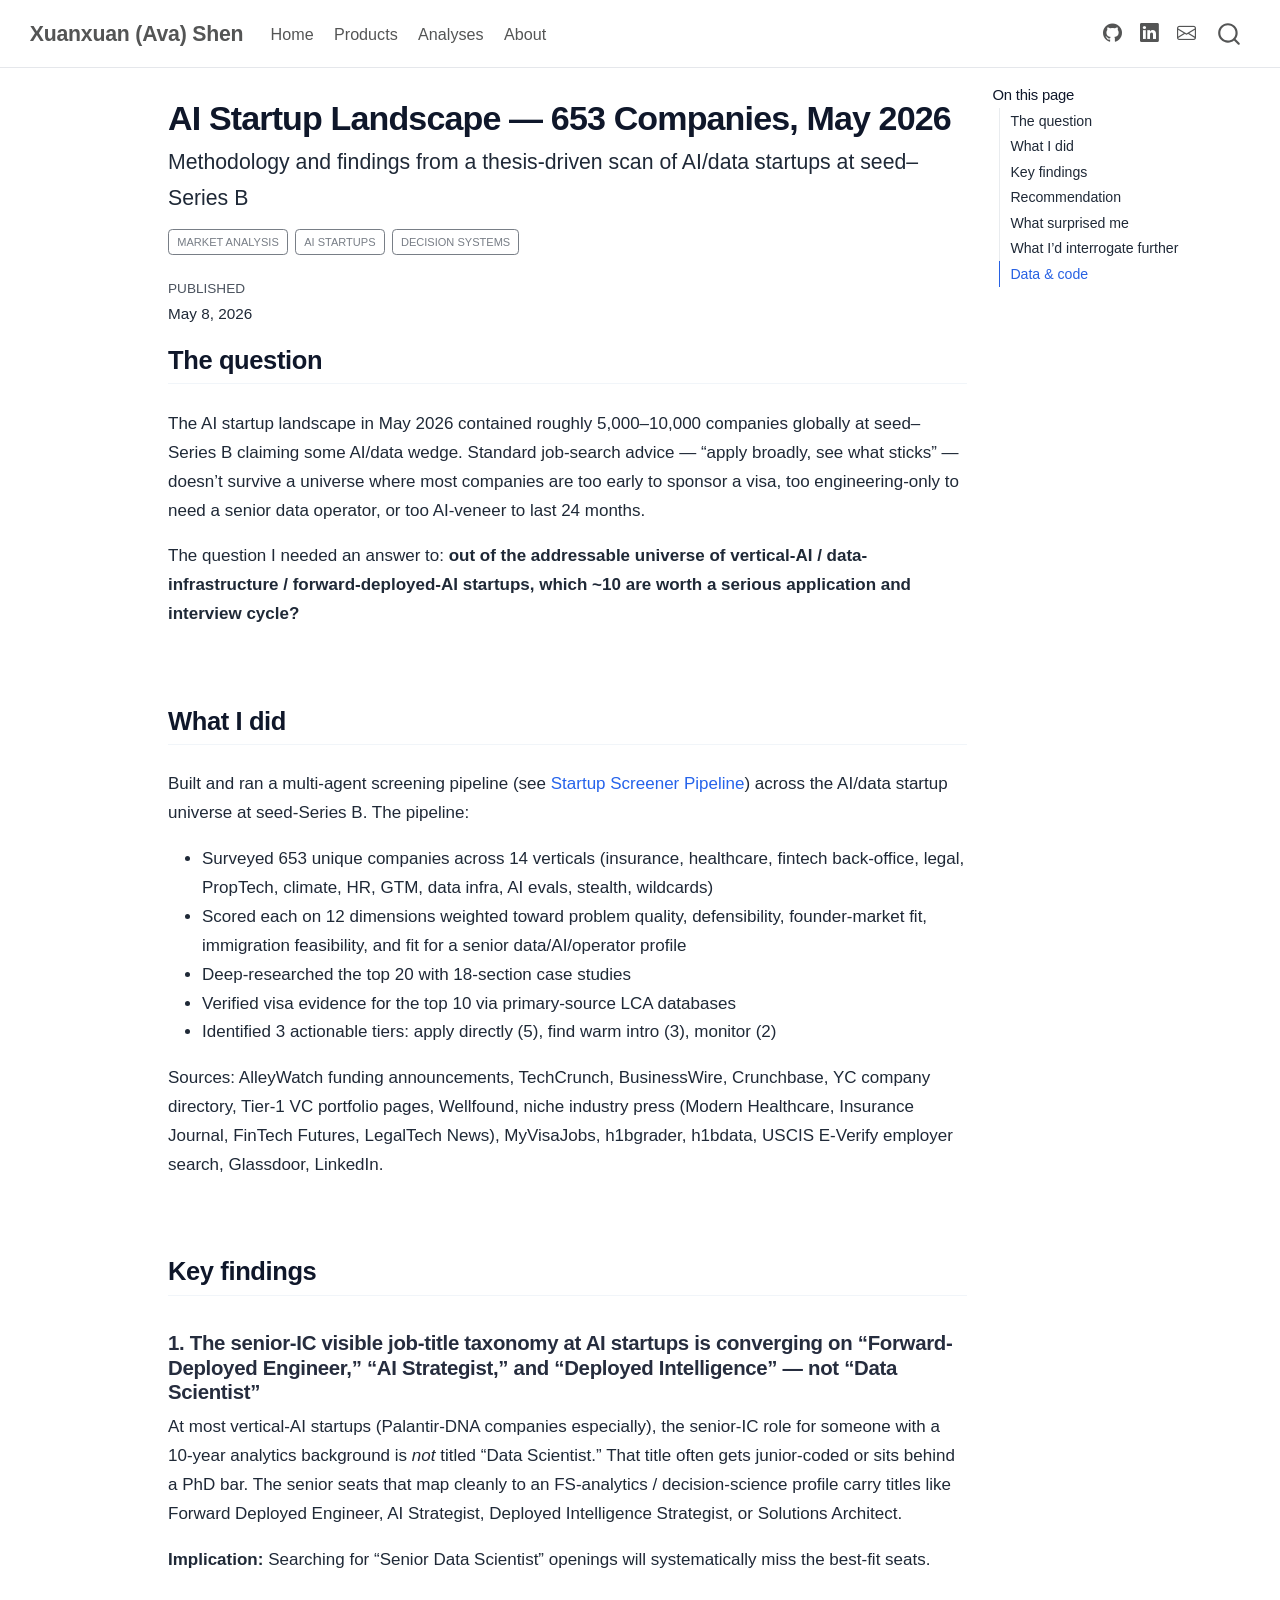
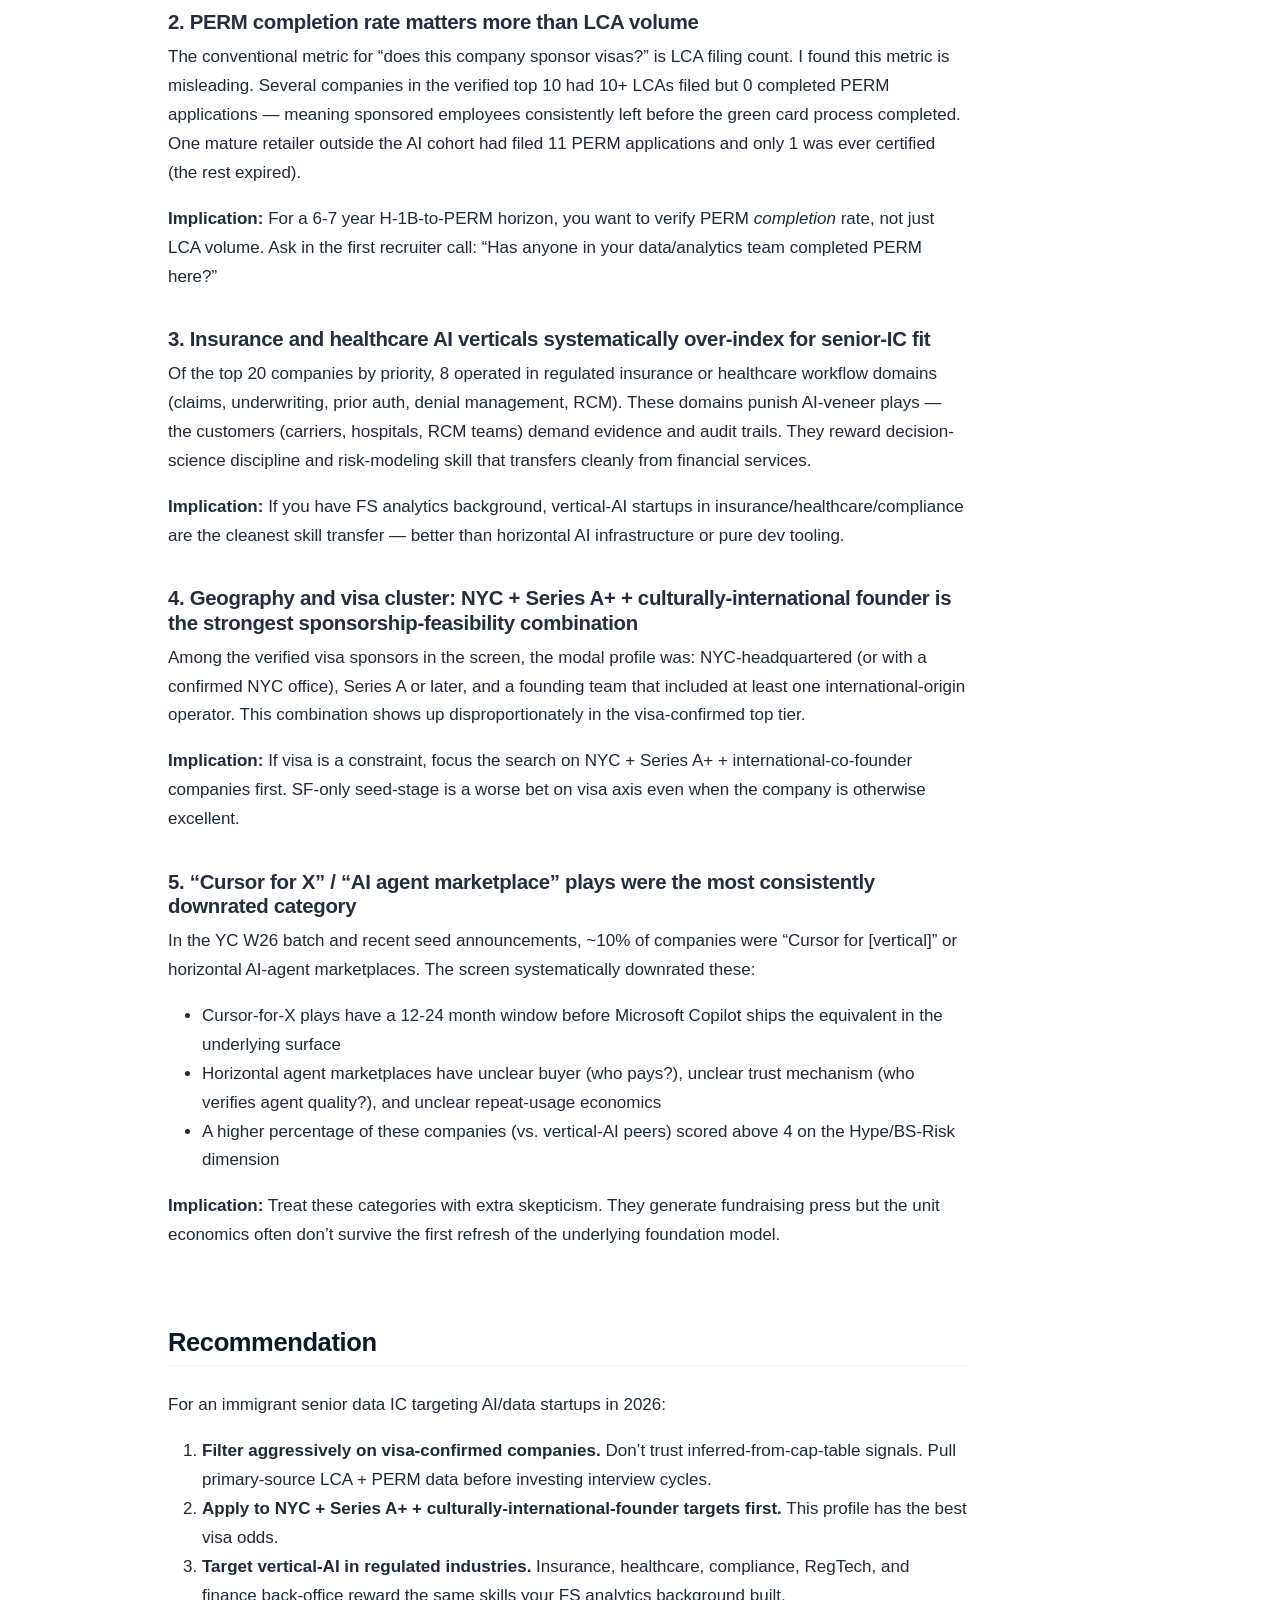
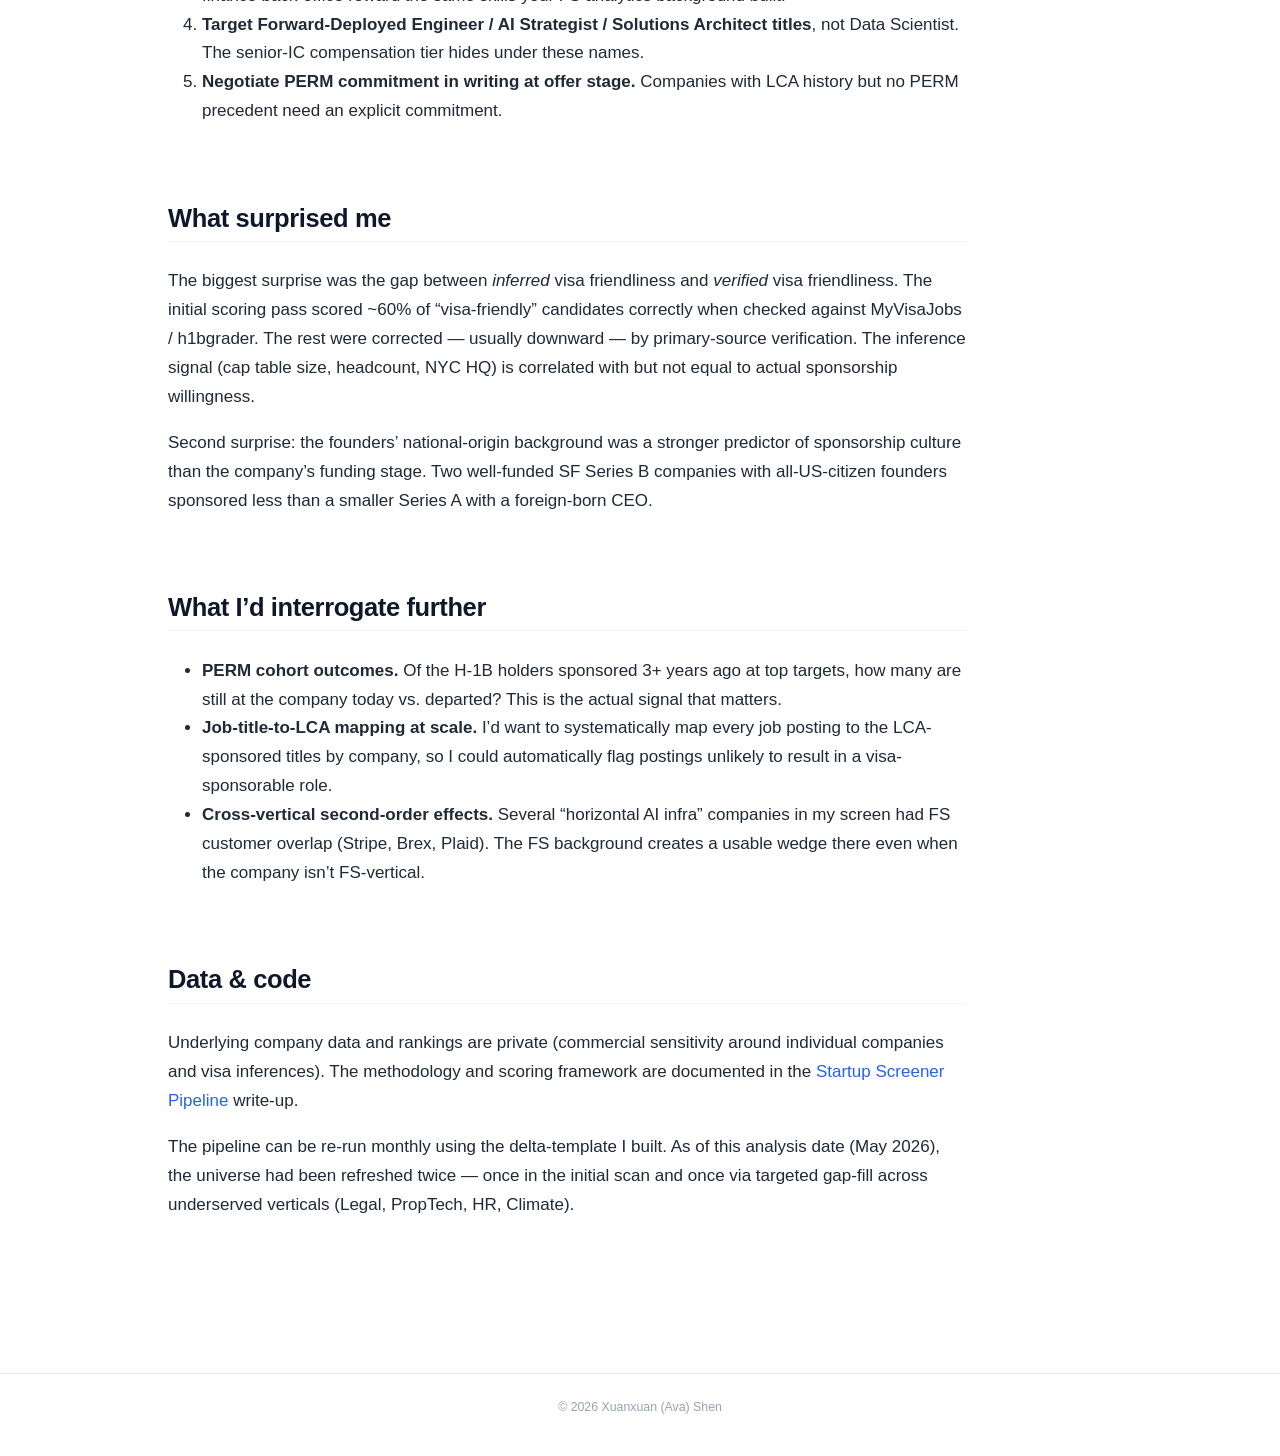
<file: analyses/ai-startup-landscape.html>
<!DOCTYPE html>
<html xmlns="http://www.w3.org/1999/xhtml" lang="en" xml:lang="en"><head>

<meta charset="utf-8">
<meta name="generator" content="quarto-1.9.38">

<meta name="viewport" content="width=device-width, initial-scale=1.0, user-scalable=yes">

<meta name="dcterms.date" content="2026-05-08">

<title>AI Startup Landscape — 653 Companies, May 2026 – Xuanxuan (Ava) Shen</title>
<style>
/* Default styles provided by pandoc.
** See https://pandoc.org/MANUAL.html#variables-for-html for config info.
*/
code{white-space: pre-wrap;}
span.smallcaps{font-variant: small-caps;}
div.columns{display: flex; gap: min(4vw, 1.5em);}
div.column{flex: auto; overflow-x: auto;}
div.hanging-indent{margin-left: 1.5em; text-indent: -1.5em;}
ul.task-list{list-style: none;}
ul.task-list li input[type="checkbox"] {
  width: 0.8em;
  margin: 0 0.8em 0.2em -1em; /* quarto-specific, see https://github.com/quarto-dev/quarto-cli/issues/4556 */ 
  vertical-align: middle;
}
</style>


<script src="../site_libs/quarto-nav/quarto-nav.js"></script>
<script src="../site_libs/quarto-nav/headroom.min.js"></script>
<script src="../site_libs/clipboard/clipboard.min.js"></script>
<script src="../site_libs/quarto-search/autocomplete.umd.js"></script>
<script src="../site_libs/quarto-search/fuse.min.js"></script>
<script src="../site_libs/quarto-search/quarto-search.js"></script>
<meta name="quarto:offset" content="../">
<script src="../site_libs/quarto-html/quarto.js" type="module"></script>
<script src="../site_libs/quarto-html/tabsets/tabsets.js" type="module"></script>
<script src="../site_libs/quarto-html/popper.min.js"></script>
<script src="../site_libs/quarto-html/tippy.umd.min.js"></script>
<script src="../site_libs/quarto-html/anchor.min.js"></script>
<link href="../site_libs/quarto-html/tippy.css" rel="stylesheet">
<link href="../site_libs/quarto-html/quarto-syntax-highlighting-15634bcf2e68342d4ad2dfa704d543f6.css" rel="stylesheet" id="quarto-text-highlighting-styles">
<script src="../site_libs/bootstrap/bootstrap.min.js"></script>
<link href="../site_libs/bootstrap/bootstrap-icons.css" rel="stylesheet">
<link href="../site_libs/bootstrap/bootstrap-21dfb6f5b24708782b3851273225b992.min.css" rel="stylesheet" append-hash="true" id="quarto-bootstrap" data-mode="light">
<script id="quarto-search-options" type="application/json">{
  "location": "navbar",
  "copy-button": false,
  "collapse-after": 3,
  "panel-placement": "end",
  "type": "overlay",
  "limit": 50,
  "keyboard-shortcut": [
    "f",
    "/",
    "s"
  ],
  "show-item-context": false,
  "language": {
    "search-no-results-text": "No results",
    "search-matching-documents-text": "matching documents",
    "search-copy-link-title": "Copy link to search",
    "search-hide-matches-text": "Hide additional matches",
    "search-more-match-text": "more match in this document",
    "search-more-matches-text": "more matches in this document",
    "search-clear-button-title": "Clear",
    "search-text-placeholder": "",
    "search-detached-cancel-button-title": "Cancel",
    "search-submit-button-title": "Submit",
    "search-label": "Search"
  }
}</script>
<style>html{ scroll-behavior: smooth; }</style>


<link rel="stylesheet" href="../styles.css">
</head>

<body class="nav-fixed quarto-light">

<div id="quarto-search-results"></div>
  <header id="quarto-header" class="headroom fixed-top">
    <nav class="navbar navbar-expand-lg " data-bs-theme="dark">
      <div class="navbar-container container-fluid">
      <div class="navbar-brand-container mx-auto">
    <a class="navbar-brand" href="../index.html">
    <span class="navbar-title">Xuanxuan (Ava) Shen</span>
    </a>
  </div>
            <div id="quarto-search" class="" title="Search"></div>
          <button class="navbar-toggler" type="button" data-bs-toggle="collapse" data-bs-target="#navbarCollapse" aria-controls="navbarCollapse" role="menu" aria-expanded="false" aria-label="Toggle navigation" onclick="if (window.quartoToggleHeadroom) { window.quartoToggleHeadroom(); }">
  <span class="navbar-toggler-icon"></span>
</button>
          <div class="collapse navbar-collapse" id="navbarCollapse">
            <ul class="navbar-nav navbar-nav-scroll me-auto">
  <li class="nav-item">
    <a class="nav-link" href="../index.html"> 
<span class="menu-text">Home</span></a>
  </li>  
  <li class="nav-item">
    <a class="nav-link" href="../products/index.html"> 
<span class="menu-text">Products</span></a>
  </li>  
  <li class="nav-item">
    <a class="nav-link" href="../analyses/index.html"> 
<span class="menu-text">Analyses</span></a>
  </li>  
  <li class="nav-item">
    <a class="nav-link" href="../about.html"> 
<span class="menu-text">About</span></a>
  </li>  
</ul>
            <ul class="navbar-nav navbar-nav-scroll ms-auto">
  <li class="nav-item compact">
    <a class="nav-link" href="https://github.com/shenxuan752"> <i class="bi bi-github" role="img">
</i> 
<span class="menu-text"></span></a>
  </li>  
  <li class="nav-item compact">
    <a class="nav-link" href="https://www.linkedin.com/in/xuanxuan-shen-321a54128/"> <i class="bi bi-linkedin" role="img">
</i> 
<span class="menu-text"></span></a>
  </li>  
  <li class="nav-item compact">
    <a class="nav-link" href="mailto:xxshen752@gmail.com"> <i class="bi bi-envelope" role="img">
</i> 
<span class="menu-text"></span></a>
  </li>  
</ul>
          </div> <!-- /navcollapse -->
            <div class="quarto-navbar-tools">
</div>
      </div> <!-- /container-fluid -->
    </nav>
</header>
<!-- content -->
<div id="quarto-content" class="quarto-container page-columns page-rows-contents page-layout-article page-navbar">
<!-- sidebar -->
<!-- margin-sidebar -->
    <div id="quarto-margin-sidebar" class="sidebar margin-sidebar">
        <nav id="TOC" role="doc-toc" class="toc-active">
    <h2 id="toc-title">On this page</h2>
   
  <ul>
  <li><a href="#the-question" id="toc-the-question" class="nav-link active" data-scroll-target="#the-question">The question</a></li>
  <li><a href="#what-i-did" id="toc-what-i-did" class="nav-link" data-scroll-target="#what-i-did">What I did</a></li>
  <li><a href="#key-findings" id="toc-key-findings" class="nav-link" data-scroll-target="#key-findings">Key findings</a>
  <ul class="collapse">
  <li><a href="#the-senior-ic-visible-job-title-taxonomy-at-ai-startups-is-converging-on-forward-deployed-engineer-ai-strategist-and-deployed-intelligence-not-data-scientist" id="toc-the-senior-ic-visible-job-title-taxonomy-at-ai-startups-is-converging-on-forward-deployed-engineer-ai-strategist-and-deployed-intelligence-not-data-scientist" class="nav-link" data-scroll-target="#the-senior-ic-visible-job-title-taxonomy-at-ai-startups-is-converging-on-forward-deployed-engineer-ai-strategist-and-deployed-intelligence-not-data-scientist">1. The senior-IC visible job-title taxonomy at AI startups is converging on “Forward-Deployed Engineer,” “AI Strategist,” and “Deployed Intelligence” — not “Data Scientist”</a></li>
  <li><a href="#perm-completion-rate-matters-more-than-lca-volume" id="toc-perm-completion-rate-matters-more-than-lca-volume" class="nav-link" data-scroll-target="#perm-completion-rate-matters-more-than-lca-volume">2. PERM completion rate matters more than LCA volume</a></li>
  <li><a href="#insurance-and-healthcare-ai-verticals-systematically-over-index-for-senior-ic-fit" id="toc-insurance-and-healthcare-ai-verticals-systematically-over-index-for-senior-ic-fit" class="nav-link" data-scroll-target="#insurance-and-healthcare-ai-verticals-systematically-over-index-for-senior-ic-fit">3. Insurance and healthcare AI verticals systematically over-index for senior-IC fit</a></li>
  <li><a href="#geography-and-visa-cluster-nyc-series-a-culturally-international-founder-is-the-strongest-sponsorship-feasibility-combination" id="toc-geography-and-visa-cluster-nyc-series-a-culturally-international-founder-is-the-strongest-sponsorship-feasibility-combination" class="nav-link" data-scroll-target="#geography-and-visa-cluster-nyc-series-a-culturally-international-founder-is-the-strongest-sponsorship-feasibility-combination">4. Geography and visa cluster: NYC + Series A+ + culturally-international founder is the strongest sponsorship-feasibility combination</a></li>
  <li><a href="#cursor-for-x-ai-agent-marketplace-plays-were-the-most-consistently-downrated-category" id="toc-cursor-for-x-ai-agent-marketplace-plays-were-the-most-consistently-downrated-category" class="nav-link" data-scroll-target="#cursor-for-x-ai-agent-marketplace-plays-were-the-most-consistently-downrated-category">5. “Cursor for X” / “AI agent marketplace” plays were the most consistently downrated category</a></li>
  </ul></li>
  <li><a href="#recommendation" id="toc-recommendation" class="nav-link" data-scroll-target="#recommendation">Recommendation</a></li>
  <li><a href="#what-surprised-me" id="toc-what-surprised-me" class="nav-link" data-scroll-target="#what-surprised-me">What surprised me</a></li>
  <li><a href="#what-id-interrogate-further" id="toc-what-id-interrogate-further" class="nav-link" data-scroll-target="#what-id-interrogate-further">What I’d interrogate further</a></li>
  <li><a href="#data-code" id="toc-data-code" class="nav-link" data-scroll-target="#data-code">Data &amp; code</a></li>
  </ul>
</nav>
    </div>
<!-- main -->
<main class="content" id="quarto-document-content">

<header id="title-block-header" class="quarto-title-block default">
<div class="quarto-title">
<h1 class="title">AI Startup Landscape — 653 Companies, May 2026</h1>
<p class="subtitle lead">Methodology and findings from a thesis-driven scan of AI/data startups at seed–Series B</p>
  <div class="quarto-categories">
    <div class="quarto-category">Market Analysis</div>
    <div class="quarto-category">AI Startups</div>
    <div class="quarto-category">Decision Systems</div>
  </div>
  </div>



<div class="quarto-title-meta">

    
    <div>
    <div class="quarto-title-meta-heading">Published</div>
    <div class="quarto-title-meta-contents">
      <p class="date">May 8, 2026</p>
    </div>
  </div>
  
    
  </div>
  


</header>


<section id="the-question" class="level2">
<h2 class="anchored" data-anchor-id="the-question">The question</h2>
<p>The AI startup landscape in May 2026 contained roughly 5,000–10,000 companies globally at seed–Series B claiming some AI/data wedge. Standard job-search advice — “apply broadly, see what sticks” — doesn’t survive a universe where most companies are too early to sponsor a visa, too engineering-only to need a senior data operator, or too AI-veneer to last 24 months.</p>
<p>The question I needed an answer to: <strong>out of the addressable universe of vertical-AI / data-infrastructure / forward-deployed-AI startups, which ~10 are worth a serious application and interview cycle?</strong></p>
</section>
<section id="what-i-did" class="level2">
<h2 class="anchored" data-anchor-id="what-i-did">What I did</h2>
<p>Built and ran a multi-agent screening pipeline (see <a href="../products/startup-screener-pipeline.html">Startup Screener Pipeline</a>) across the AI/data startup universe at seed-Series B. The pipeline:</p>
<ul>
<li>Surveyed 653 unique companies across 14 verticals (insurance, healthcare, fintech back-office, legal, PropTech, climate, HR, GTM, data infra, AI evals, stealth, wildcards)</li>
<li>Scored each on 12 dimensions weighted toward problem quality, defensibility, founder-market fit, immigration feasibility, and fit for a senior data/AI/operator profile</li>
<li>Deep-researched the top 20 with 18-section case studies</li>
<li>Verified visa evidence for the top 10 via primary-source LCA databases</li>
<li>Identified 3 actionable tiers: apply directly (5), find warm intro (3), monitor (2)</li>
</ul>
<p>Sources: AlleyWatch funding announcements, TechCrunch, BusinessWire, Crunchbase, YC company directory, Tier-1 VC portfolio pages, Wellfound, niche industry press (Modern Healthcare, Insurance Journal, FinTech Futures, LegalTech News), MyVisaJobs, h1bgrader, h1bdata, USCIS E-Verify employer search, Glassdoor, LinkedIn.</p>
</section>
<section id="key-findings" class="level2">
<h2 class="anchored" data-anchor-id="key-findings">Key findings</h2>
<section id="the-senior-ic-visible-job-title-taxonomy-at-ai-startups-is-converging-on-forward-deployed-engineer-ai-strategist-and-deployed-intelligence-not-data-scientist" class="level3">
<h3 class="anchored" data-anchor-id="the-senior-ic-visible-job-title-taxonomy-at-ai-startups-is-converging-on-forward-deployed-engineer-ai-strategist-and-deployed-intelligence-not-data-scientist">1. The senior-IC visible job-title taxonomy at AI startups is converging on “Forward-Deployed Engineer,” “AI Strategist,” and “Deployed Intelligence” — not “Data Scientist”</h3>
<p>At most vertical-AI startups (Palantir-DNA companies especially), the senior-IC role for someone with a 10-year analytics background is <em>not</em> titled “Data Scientist.” That title often gets junior-coded or sits behind a PhD bar. The senior seats that map cleanly to an FS-analytics / decision-science profile carry titles like Forward Deployed Engineer, AI Strategist, Deployed Intelligence Strategist, or Solutions Architect.</p>
<p><strong>Implication:</strong> Searching for “Senior Data Scientist” openings will systematically miss the best-fit seats.</p>
</section>
<section id="perm-completion-rate-matters-more-than-lca-volume" class="level3">
<h3 class="anchored" data-anchor-id="perm-completion-rate-matters-more-than-lca-volume">2. PERM completion rate matters more than LCA volume</h3>
<p>The conventional metric for “does this company sponsor visas?” is LCA filing count. I found this metric is misleading. Several companies in the verified top 10 had 10+ LCAs filed but 0 completed PERM applications — meaning sponsored employees consistently left before the green card process completed. One mature retailer outside the AI cohort had filed 11 PERM applications and only 1 was ever certified (the rest expired).</p>
<p><strong>Implication:</strong> For a 6-7 year H-1B-to-PERM horizon, you want to verify PERM <em>completion</em> rate, not just LCA volume. Ask in the first recruiter call: “Has anyone in your data/analytics team completed PERM here?”</p>
</section>
<section id="insurance-and-healthcare-ai-verticals-systematically-over-index-for-senior-ic-fit" class="level3">
<h3 class="anchored" data-anchor-id="insurance-and-healthcare-ai-verticals-systematically-over-index-for-senior-ic-fit">3. Insurance and healthcare AI verticals systematically over-index for senior-IC fit</h3>
<p>Of the top 20 companies by priority, 8 operated in regulated insurance or healthcare workflow domains (claims, underwriting, prior auth, denial management, RCM). These domains punish AI-veneer plays — the customers (carriers, hospitals, RCM teams) demand evidence and audit trails. They reward decision-science discipline and risk-modeling skill that transfers cleanly from financial services.</p>
<p><strong>Implication:</strong> If you have FS analytics background, vertical-AI startups in insurance/healthcare/compliance are the cleanest skill transfer — better than horizontal AI infrastructure or pure dev tooling.</p>
</section>
<section id="geography-and-visa-cluster-nyc-series-a-culturally-international-founder-is-the-strongest-sponsorship-feasibility-combination" class="level3">
<h3 class="anchored" data-anchor-id="geography-and-visa-cluster-nyc-series-a-culturally-international-founder-is-the-strongest-sponsorship-feasibility-combination">4. Geography and visa cluster: NYC + Series A+ + culturally-international founder is the strongest sponsorship-feasibility combination</h3>
<p>Among the verified visa sponsors in the screen, the modal profile was: NYC-headquartered (or with a confirmed NYC office), Series A or later, and a founding team that included at least one international-origin operator. This combination shows up disproportionately in the visa-confirmed top tier.</p>
<p><strong>Implication:</strong> If visa is a constraint, focus the search on NYC + Series A+ + international-co-founder companies first. SF-only seed-stage is a worse bet on visa axis even when the company is otherwise excellent.</p>
</section>
<section id="cursor-for-x-ai-agent-marketplace-plays-were-the-most-consistently-downrated-category" class="level3">
<h3 class="anchored" data-anchor-id="cursor-for-x-ai-agent-marketplace-plays-were-the-most-consistently-downrated-category">5. “Cursor for X” / “AI agent marketplace” plays were the most consistently downrated category</h3>
<p>In the YC W26 batch and recent seed announcements, ~10% of companies were “Cursor for [vertical]” or horizontal AI-agent marketplaces. The screen systematically downrated these:</p>
<ul>
<li>Cursor-for-X plays have a 12-24 month window before Microsoft Copilot ships the equivalent in the underlying surface</li>
<li>Horizontal agent marketplaces have unclear buyer (who pays?), unclear trust mechanism (who verifies agent quality?), and unclear repeat-usage economics</li>
<li>A higher percentage of these companies (vs.&nbsp;vertical-AI peers) scored above 4 on the Hype/BS-Risk dimension</li>
</ul>
<p><strong>Implication:</strong> Treat these categories with extra skepticism. They generate fundraising press but the unit economics often don’t survive the first refresh of the underlying foundation model.</p>
</section>
</section>
<section id="recommendation" class="level2">
<h2 class="anchored" data-anchor-id="recommendation">Recommendation</h2>
<p>For an immigrant senior data IC targeting AI/data startups in 2026:</p>
<ol type="1">
<li><strong>Filter aggressively on visa-confirmed companies.</strong> Don’t trust inferred-from-cap-table signals. Pull primary-source LCA + PERM data before investing interview cycles.</li>
<li><strong>Apply to NYC + Series A+ + culturally-international-founder targets first.</strong> This profile has the best visa odds.</li>
<li><strong>Target vertical-AI in regulated industries.</strong> Insurance, healthcare, compliance, RegTech, and finance back-office reward the same skills your FS analytics background built.</li>
<li><strong>Target Forward-Deployed Engineer / AI Strategist / Solutions Architect titles</strong>, not Data Scientist. The senior-IC compensation tier hides under these names.</li>
<li><strong>Negotiate PERM commitment in writing at offer stage.</strong> Companies with LCA history but no PERM precedent need an explicit commitment.</li>
</ol>
</section>
<section id="what-surprised-me" class="level2">
<h2 class="anchored" data-anchor-id="what-surprised-me">What surprised me</h2>
<p>The biggest surprise was the gap between <em>inferred</em> visa friendliness and <em>verified</em> visa friendliness. The initial scoring pass scored ~60% of “visa-friendly” candidates correctly when checked against MyVisaJobs / h1bgrader. The rest were corrected — usually downward — by primary-source verification. The inference signal (cap table size, headcount, NYC HQ) is correlated with but not equal to actual sponsorship willingness.</p>
<p>Second surprise: the founders’ national-origin background was a stronger predictor of sponsorship culture than the company’s funding stage. Two well-funded SF Series B companies with all-US-citizen founders sponsored less than a smaller Series A with a foreign-born CEO.</p>
</section>
<section id="what-id-interrogate-further" class="level2">
<h2 class="anchored" data-anchor-id="what-id-interrogate-further">What I’d interrogate further</h2>
<ul>
<li><strong>PERM cohort outcomes.</strong> Of the H-1B holders sponsored 3+ years ago at top targets, how many are still at the company today vs.&nbsp;departed? This is the actual signal that matters.</li>
<li><strong>Job-title-to-LCA mapping at scale.</strong> I’d want to systematically map every job posting to the LCA-sponsored titles by company, so I could automatically flag postings unlikely to result in a visa-sponsorable role.</li>
<li><strong>Cross-vertical second-order effects.</strong> Several “horizontal AI infra” companies in my screen had FS customer overlap (Stripe, Brex, Plaid). The FS background creates a usable wedge there even when the company isn’t FS-vertical.</li>
</ul>
</section>
<section id="data-code" class="level2">
<h2 class="anchored" data-anchor-id="data-code">Data &amp; code</h2>
<p>Underlying company data and rankings are private (commercial sensitivity around individual companies and visa inferences). The methodology and scoring framework are documented in the <a href="../products/startup-screener-pipeline.html">Startup Screener Pipeline</a> write-up.</p>
<p>The pipeline can be re-run monthly using the delta-template I built. As of this analysis date (May 2026), the universe had been refreshed twice — once in the initial scan and once via targeted gap-fill across underserved verticals (Legal, PropTech, HR, Climate).</p>


</section>

</main> <!-- /main -->
<script id="quarto-html-after-body" type="application/javascript">
  window.document.addEventListener("DOMContentLoaded", function (event) {
    const icon = "";
    const anchorJS = new window.AnchorJS();
    anchorJS.options = {
      placement: 'right',
      icon: icon
    };
    anchorJS.add('.anchored');
    const isCodeAnnotation = (el) => {
      for (const clz of el.classList) {
        if (clz.startsWith('code-annotation-')) {                     
          return true;
        }
      }
      return false;
    }
    const onCopySuccess = function(e) {
      // button target
      const button = e.trigger;
      // don't keep focus
      button.blur();
      // flash "checked"
      button.classList.add('code-copy-button-checked');
      var currentTitle = button.getAttribute("title");
      button.setAttribute("title", "Copied!");
      let tooltip;
      if (window.bootstrap) {
        button.setAttribute("data-bs-toggle", "tooltip");
        button.setAttribute("data-bs-placement", "left");
        button.setAttribute("data-bs-title", "Copied!");
        tooltip = new bootstrap.Tooltip(button, 
          { trigger: "manual", 
            customClass: "code-copy-button-tooltip",
            offset: [0, -8]});
        tooltip.show();    
      }
      setTimeout(function() {
        if (tooltip) {
          tooltip.hide();
          button.removeAttribute("data-bs-title");
          button.removeAttribute("data-bs-toggle");
          button.removeAttribute("data-bs-placement");
        }
        button.setAttribute("title", currentTitle);
        button.classList.remove('code-copy-button-checked');
      }, 1000);
      // clear code selection
      e.clearSelection();
    }
    const getTextToCopy = function(trigger) {
      const outerScaffold = trigger.parentElement.cloneNode(true);
      const codeEl = outerScaffold.querySelector('code');
      for (const childEl of codeEl.children) {
        if (isCodeAnnotation(childEl)) {
          childEl.remove();
        }
      }
      return codeEl.innerText;
    }
    const clipboard = new window.ClipboardJS('.code-copy-button:not([data-in-quarto-modal])', {
      text: getTextToCopy
    });
    clipboard.on('success', onCopySuccess);
    if (window.document.getElementById('quarto-embedded-source-code-modal')) {
      const clipboardModal = new window.ClipboardJS('.code-copy-button[data-in-quarto-modal]', {
        text: getTextToCopy,
        container: window.document.getElementById('quarto-embedded-source-code-modal')
      });
      clipboardModal.on('success', onCopySuccess);
    }
      var localhostRegex = new RegExp(/^(?:http|https):\/\/localhost\:?[0-9]*\//);
      var mailtoRegex = new RegExp(/^mailto:/);
        var filterRegex = new RegExp("https:\/\/shenxuan752\.github\.io\/");
      var isInternal = (href) => {
          return filterRegex.test(href) || localhostRegex.test(href) || mailtoRegex.test(href);
      }
      // Inspect non-navigation links and adorn them if external
     var links = window.document.querySelectorAll('a[href]:not(.nav-link):not(.navbar-brand):not(.toc-action):not(.sidebar-link):not(.sidebar-item-toggle):not(.pagination-link):not(.no-external):not([aria-hidden]):not(.dropdown-item):not(.quarto-navigation-tool):not(.about-link)');
      for (var i=0; i<links.length; i++) {
        const link = links[i];
        if (!isInternal(link.href)) {
          // undo the damage that might have been done by quarto-nav.js in the case of
          // links that we want to consider external
          if (link.dataset.originalHref !== undefined) {
            link.href = link.dataset.originalHref;
          }
        }
      }
    function tippyHover(el, contentFn, onTriggerFn, onUntriggerFn) {
      const config = {
        allowHTML: true,
        maxWidth: 500,
        delay: 100,
        arrow: false,
        appendTo: function(el) {
            return el.parentElement;
        },
        interactive: true,
        interactiveBorder: 10,
        theme: 'quarto',
        placement: 'bottom-start',
      };
      if (contentFn) {
        config.content = contentFn;
      }
      if (onTriggerFn) {
        config.onTrigger = onTriggerFn;
      }
      if (onUntriggerFn) {
        config.onUntrigger = onUntriggerFn;
      }
      window.tippy(el, config); 
    }
    const noterefs = window.document.querySelectorAll('a[role="doc-noteref"]');
    for (var i=0; i<noterefs.length; i++) {
      const ref = noterefs[i];
      tippyHover(ref, function() {
        // use id or data attribute instead here
        let href = ref.getAttribute('data-footnote-href') || ref.getAttribute('href');
        try { href = new URL(href).hash; } catch {}
        const id = href.replace(/^#\/?/, "");
        const note = window.document.getElementById(id);
        if (note) {
          return note.innerHTML;
        } else {
          return "";
        }
      });
    }
    const xrefs = window.document.querySelectorAll('a.quarto-xref');
    const processXRef = (id, note) => {
      // Strip column container classes
      const stripColumnClz = (el) => {
        el.classList.remove("page-full", "page-columns");
        if (el.children) {
          for (const child of el.children) {
            stripColumnClz(child);
          }
        }
      }
      stripColumnClz(note)
      if (id === null || id.startsWith('sec-')) {
        // Special case sections, only their first couple elements
        const container = document.createElement("div");
        if (note.children && note.children.length > 2) {
          container.appendChild(note.children[0].cloneNode(true));
          for (let i = 1; i < note.children.length; i++) {
            const child = note.children[i];
            if (child.tagName === "P" && child.innerText === "") {
              continue;
            } else {
              container.appendChild(child.cloneNode(true));
              break;
            }
          }
          if (window.Quarto?.typesetMath) {
            window.Quarto.typesetMath(container);
          }
          return container.innerHTML
        } else {
          if (window.Quarto?.typesetMath) {
            window.Quarto.typesetMath(note);
          }
          return note.innerHTML;
        }
      } else {
        // Remove any anchor links if they are present
        const anchorLink = note.querySelector('a.anchorjs-link');
        if (anchorLink) {
          anchorLink.remove();
        }
        if (window.Quarto?.typesetMath) {
          window.Quarto.typesetMath(note);
        }
        if (note.classList.contains("callout")) {
          return note.outerHTML;
        } else {
          return note.innerHTML;
        }
      }
    }
    for (var i=0; i<xrefs.length; i++) {
      const xref = xrefs[i];
      tippyHover(xref, undefined, function(instance) {
        instance.disable();
        let url = xref.getAttribute('href');
        let hash = undefined; 
        if (url.startsWith('#')) {
          hash = url;
        } else {
          try { hash = new URL(url).hash; } catch {}
        }
        if (hash) {
          const id = hash.replace(/^#\/?/, "");
          const note = window.document.getElementById(id);
          if (note !== null) {
            try {
              const html = processXRef(id, note.cloneNode(true));
              instance.setContent(html);
            } finally {
              instance.enable();
              instance.show();
            }
          } else {
            // See if we can fetch this
            fetch(url.split('#')[0])
            .then(res => res.text())
            .then(html => {
              const parser = new DOMParser();
              const htmlDoc = parser.parseFromString(html, "text/html");
              const note = htmlDoc.getElementById(id);
              if (note !== null) {
                const html = processXRef(id, note);
                instance.setContent(html);
              } 
            }).finally(() => {
              instance.enable();
              instance.show();
            });
          }
        } else {
          // See if we can fetch a full url (with no hash to target)
          // This is a special case and we should probably do some content thinning / targeting
          fetch(url)
          .then(res => res.text())
          .then(html => {
            const parser = new DOMParser();
            const htmlDoc = parser.parseFromString(html, "text/html");
            const note = htmlDoc.querySelector('main.content');
            if (note !== null) {
              // This should only happen for chapter cross references
              // (since there is no id in the URL)
              // remove the first header
              if (note.children.length > 0 && note.children[0].tagName === "HEADER") {
                note.children[0].remove();
              }
              const html = processXRef(null, note);
              instance.setContent(html);
            } 
          }).finally(() => {
            instance.enable();
            instance.show();
          });
        }
      }, function(instance) {
      });
    }
        let selectedAnnoteEl;
        const selectorForAnnotation = ( cell, annotation) => {
          let cellAttr = 'data-code-cell="' + cell + '"';
          let lineAttr = 'data-code-annotation="' +  annotation + '"';
          const selector = 'span[' + cellAttr + '][' + lineAttr + ']';
          return selector;
        }
        const selectCodeLines = (annoteEl) => {
          const doc = window.document;
          const targetCell = annoteEl.getAttribute("data-target-cell");
          const targetAnnotation = annoteEl.getAttribute("data-target-annotation");
          const annoteSpan = window.document.querySelector(selectorForAnnotation(targetCell, targetAnnotation));
          const lines = annoteSpan.getAttribute("data-code-lines").split(",");
          const lineIds = lines.map((line) => {
            return targetCell + "-" + line;
          })
          let top = null;
          let height = null;
          let parent = null;
          if (lineIds.length > 0) {
              //compute the position of the single el (top and bottom and make a div)
              const el = window.document.getElementById(lineIds[0]);
              top = el.offsetTop;
              height = el.offsetHeight;
              parent = el.parentElement.parentElement;
            if (lineIds.length > 1) {
              const lastEl = window.document.getElementById(lineIds[lineIds.length - 1]);
              const bottom = lastEl.offsetTop + lastEl.offsetHeight;
              height = bottom - top;
            }
            if (top !== null && height !== null && parent !== null) {
              // cook up a div (if necessary) and position it 
              let div = window.document.getElementById("code-annotation-line-highlight");
              if (div === null) {
                div = window.document.createElement("div");
                div.setAttribute("id", "code-annotation-line-highlight");
                div.style.position = 'absolute';
                parent.appendChild(div);
              }
              div.style.top = top - 2 + "px";
              div.style.height = height + 4 + "px";
              div.style.left = 0;
              let gutterDiv = window.document.getElementById("code-annotation-line-highlight-gutter");
              if (gutterDiv === null) {
                gutterDiv = window.document.createElement("div");
                gutterDiv.setAttribute("id", "code-annotation-line-highlight-gutter");
                gutterDiv.style.position = 'absolute';
                const codeCell = window.document.getElementById(targetCell);
                const gutter = codeCell.querySelector('.code-annotation-gutter');
                gutter.appendChild(gutterDiv);
              }
              gutterDiv.style.top = top - 2 + "px";
              gutterDiv.style.height = height + 4 + "px";
            }
            selectedAnnoteEl = annoteEl;
          }
        };
        const unselectCodeLines = () => {
          const elementsIds = ["code-annotation-line-highlight", "code-annotation-line-highlight-gutter"];
          elementsIds.forEach((elId) => {
            const div = window.document.getElementById(elId);
            if (div) {
              div.remove();
            }
          });
          selectedAnnoteEl = undefined;
        };
          // Handle positioning of the toggle
      window.addEventListener(
        "resize",
        throttle(() => {
          elRect = undefined;
          if (selectedAnnoteEl) {
            selectCodeLines(selectedAnnoteEl);
          }
        }, 10)
      );
      function throttle(fn, ms) {
      let throttle = false;
      let timer;
        return (...args) => {
          if(!throttle) { // first call gets through
              fn.apply(this, args);
              throttle = true;
          } else { // all the others get throttled
              if(timer) clearTimeout(timer); // cancel #2
              timer = setTimeout(() => {
                fn.apply(this, args);
                timer = throttle = false;
              }, ms);
          }
        };
      }
        // Attach click handler to the DT
        const annoteDls = window.document.querySelectorAll('dt[data-target-cell]');
        for (const annoteDlNode of annoteDls) {
          annoteDlNode.addEventListener('click', (event) => {
            const clickedEl = event.target;
            if (clickedEl !== selectedAnnoteEl) {
              unselectCodeLines();
              const activeEl = window.document.querySelector('dt[data-target-cell].code-annotation-active');
              if (activeEl) {
                activeEl.classList.remove('code-annotation-active');
              }
              selectCodeLines(clickedEl);
              clickedEl.classList.add('code-annotation-active');
            } else {
              // Unselect the line
              unselectCodeLines();
              clickedEl.classList.remove('code-annotation-active');
            }
          });
        }
    const findCites = (el) => {
      const parentEl = el.parentElement;
      if (parentEl) {
        const cites = parentEl.dataset.cites;
        if (cites) {
          return {
            el,
            cites: cites.split(' ')
          };
        } else {
          return findCites(el.parentElement)
        }
      } else {
        return undefined;
      }
    };
    var bibliorefs = window.document.querySelectorAll('a[role="doc-biblioref"]');
    for (var i=0; i<bibliorefs.length; i++) {
      const ref = bibliorefs[i];
      const citeInfo = findCites(ref);
      if (citeInfo) {
        tippyHover(citeInfo.el, function() {
          var popup = window.document.createElement('div');
          citeInfo.cites.forEach(function(cite) {
            var citeDiv = window.document.createElement('div');
            citeDiv.classList.add('hanging-indent');
            citeDiv.classList.add('csl-entry');
            var biblioDiv = window.document.getElementById('ref-' + cite);
            if (biblioDiv) {
              citeDiv.innerHTML = biblioDiv.innerHTML;
            }
            popup.appendChild(citeDiv);
          });
          return popup.innerHTML;
        });
      }
    }
  });
  </script>
</div> <!-- /content -->
<footer class="footer">
  <div class="nav-footer">
    <div class="nav-footer-left">
      &nbsp;
    </div>   
    <div class="nav-footer-center">
<p>© 2026 Xuanxuan (Ava) Shen</p>
</div>
    <div class="nav-footer-right">
      &nbsp;
    </div>
  </div>
</footer>




<script src="../site_libs/quarto-html/zenscroll-min.js"></script>
</body></html>
</file>
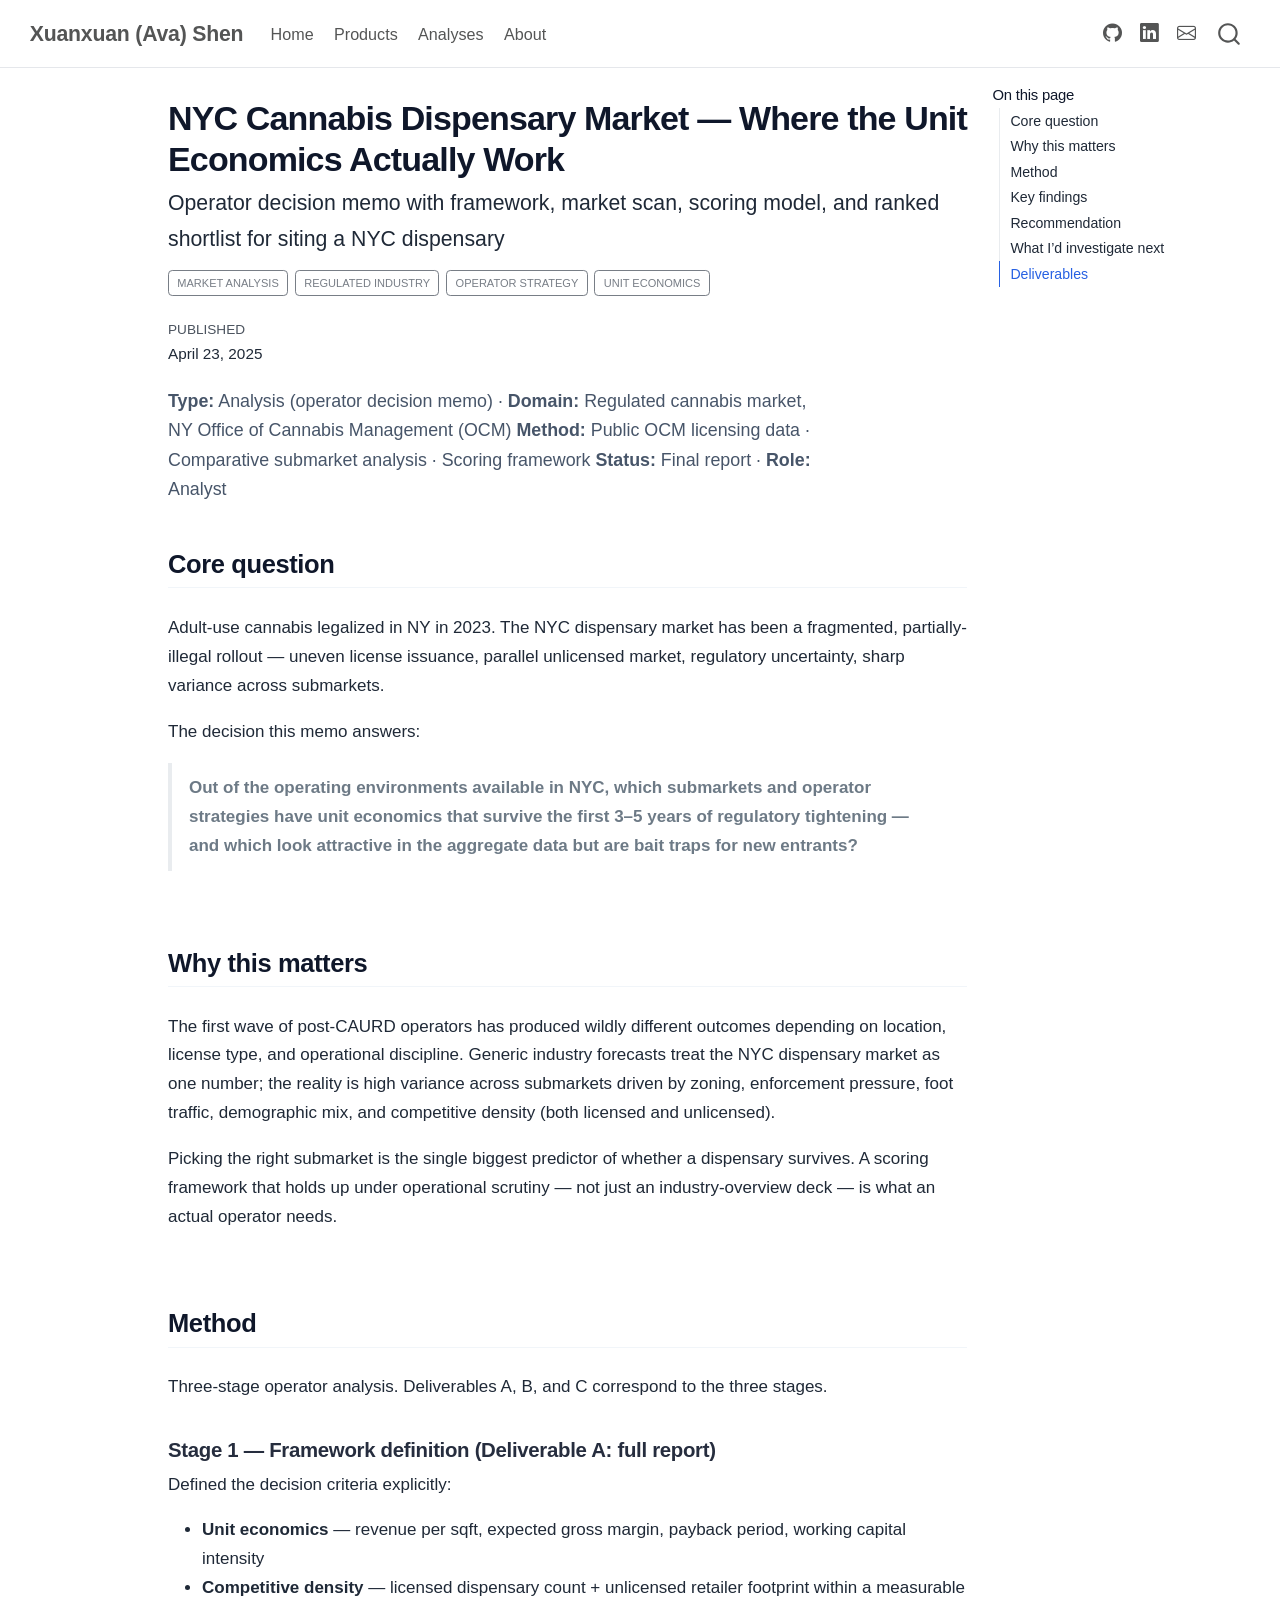
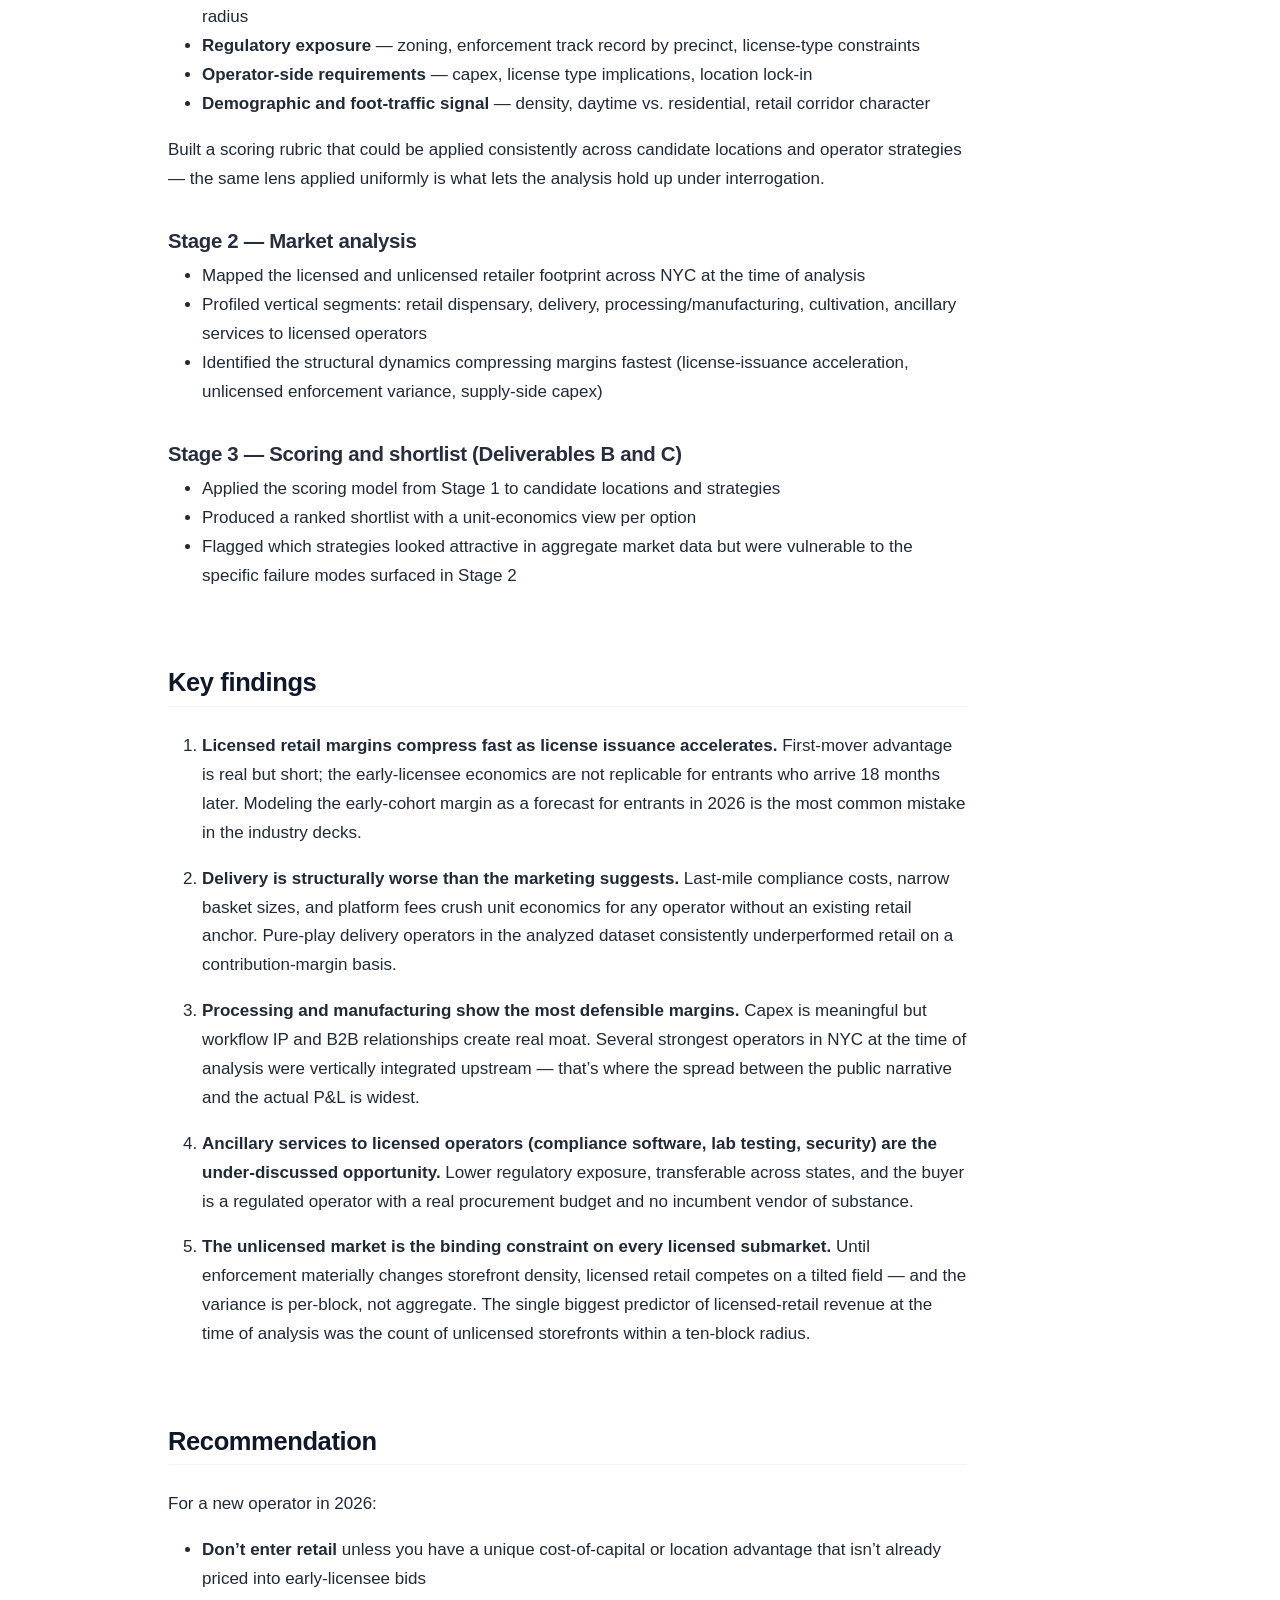
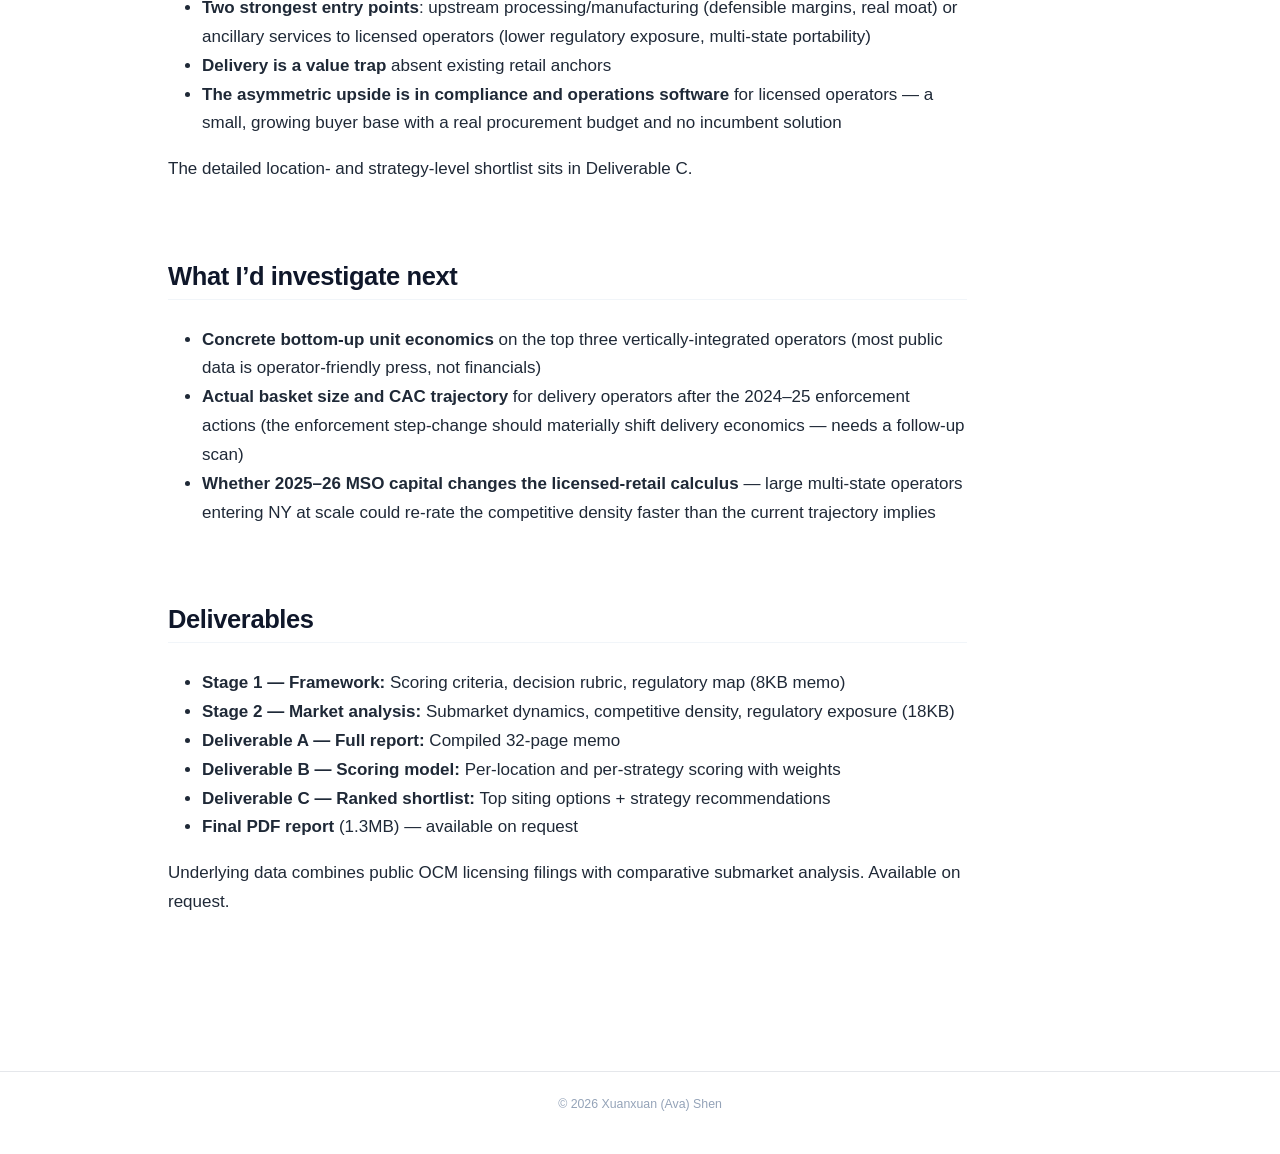
<file: analyses/nyc-cannabis-market.html>
<!DOCTYPE html>
<html xmlns="http://www.w3.org/1999/xhtml" lang="en" xml:lang="en"><head>

<meta charset="utf-8">
<meta name="generator" content="quarto-1.9.38">

<meta name="viewport" content="width=device-width, initial-scale=1.0, user-scalable=yes">

<meta name="dcterms.date" content="2025-04-23">

<title>NYC Cannabis Dispensary Market — Where the Unit Economics Actually Work – Xuanxuan (Ava) Shen</title>
<style>
/* Default styles provided by pandoc.
** See https://pandoc.org/MANUAL.html#variables-for-html for config info.
*/
code{white-space: pre-wrap;}
span.smallcaps{font-variant: small-caps;}
div.columns{display: flex; gap: min(4vw, 1.5em);}
div.column{flex: auto; overflow-x: auto;}
div.hanging-indent{margin-left: 1.5em; text-indent: -1.5em;}
ul.task-list{list-style: none;}
ul.task-list li input[type="checkbox"] {
  width: 0.8em;
  margin: 0 0.8em 0.2em -1em; /* quarto-specific, see https://github.com/quarto-dev/quarto-cli/issues/4556 */ 
  vertical-align: middle;
}
</style>


<script src="../site_libs/quarto-nav/quarto-nav.js"></script>
<script src="../site_libs/quarto-nav/headroom.min.js"></script>
<script src="../site_libs/clipboard/clipboard.min.js"></script>
<script src="../site_libs/quarto-search/autocomplete.umd.js"></script>
<script src="../site_libs/quarto-search/fuse.min.js"></script>
<script src="../site_libs/quarto-search/quarto-search.js"></script>
<meta name="quarto:offset" content="../">
<script src="../site_libs/quarto-html/quarto.js" type="module"></script>
<script src="../site_libs/quarto-html/tabsets/tabsets.js" type="module"></script>
<script src="../site_libs/quarto-html/popper.min.js"></script>
<script src="../site_libs/quarto-html/tippy.umd.min.js"></script>
<script src="../site_libs/quarto-html/anchor.min.js"></script>
<link href="../site_libs/quarto-html/tippy.css" rel="stylesheet">
<link href="../site_libs/quarto-html/quarto-syntax-highlighting-15634bcf2e68342d4ad2dfa704d543f6.css" rel="stylesheet" id="quarto-text-highlighting-styles">
<script src="../site_libs/bootstrap/bootstrap.min.js"></script>
<link href="../site_libs/bootstrap/bootstrap-icons.css" rel="stylesheet">
<link href="../site_libs/bootstrap/bootstrap-21dfb6f5b24708782b3851273225b992.min.css" rel="stylesheet" append-hash="true" id="quarto-bootstrap" data-mode="light">
<script id="quarto-search-options" type="application/json">{
  "location": "navbar",
  "copy-button": false,
  "collapse-after": 3,
  "panel-placement": "end",
  "type": "overlay",
  "limit": 50,
  "keyboard-shortcut": [
    "f",
    "/",
    "s"
  ],
  "show-item-context": false,
  "language": {
    "search-no-results-text": "No results",
    "search-matching-documents-text": "matching documents",
    "search-copy-link-title": "Copy link to search",
    "search-hide-matches-text": "Hide additional matches",
    "search-more-match-text": "more match in this document",
    "search-more-matches-text": "more matches in this document",
    "search-clear-button-title": "Clear",
    "search-text-placeholder": "",
    "search-detached-cancel-button-title": "Cancel",
    "search-submit-button-title": "Submit",
    "search-label": "Search"
  }
}</script>
<style>html{ scroll-behavior: smooth; }</style>


<link rel="stylesheet" href="../styles.css">
</head>

<body class="nav-fixed quarto-light">

<div id="quarto-search-results"></div>
  <header id="quarto-header" class="headroom fixed-top">
    <nav class="navbar navbar-expand-lg " data-bs-theme="dark">
      <div class="navbar-container container-fluid">
      <div class="navbar-brand-container mx-auto">
    <a class="navbar-brand" href="../index.html">
    <span class="navbar-title">Xuanxuan (Ava) Shen</span>
    </a>
  </div>
            <div id="quarto-search" class="" title="Search"></div>
          <button class="navbar-toggler" type="button" data-bs-toggle="collapse" data-bs-target="#navbarCollapse" aria-controls="navbarCollapse" role="menu" aria-expanded="false" aria-label="Toggle navigation" onclick="if (window.quartoToggleHeadroom) { window.quartoToggleHeadroom(); }">
  <span class="navbar-toggler-icon"></span>
</button>
          <div class="collapse navbar-collapse" id="navbarCollapse">
            <ul class="navbar-nav navbar-nav-scroll me-auto">
  <li class="nav-item">
    <a class="nav-link" href="../index.html"> 
<span class="menu-text">Home</span></a>
  </li>  
  <li class="nav-item">
    <a class="nav-link" href="../products/index.html"> 
<span class="menu-text">Products</span></a>
  </li>  
  <li class="nav-item">
    <a class="nav-link" href="../analyses/index.html"> 
<span class="menu-text">Analyses</span></a>
  </li>  
  <li class="nav-item">
    <a class="nav-link" href="../about.html"> 
<span class="menu-text">About</span></a>
  </li>  
</ul>
            <ul class="navbar-nav navbar-nav-scroll ms-auto">
  <li class="nav-item compact">
    <a class="nav-link" href="https://github.com/shenxuan752"> <i class="bi bi-github" role="img">
</i> 
<span class="menu-text"></span></a>
  </li>  
  <li class="nav-item compact">
    <a class="nav-link" href="https://www.linkedin.com/in/xuanxuan-shen-321a54128/"> <i class="bi bi-linkedin" role="img">
</i> 
<span class="menu-text"></span></a>
  </li>  
  <li class="nav-item compact">
    <a class="nav-link" href="mailto:xxshen752@gmail.com"> <i class="bi bi-envelope" role="img">
</i> 
<span class="menu-text"></span></a>
  </li>  
</ul>
          </div> <!-- /navcollapse -->
            <div class="quarto-navbar-tools">
</div>
      </div> <!-- /container-fluid -->
    </nav>
</header>
<!-- content -->
<div id="quarto-content" class="quarto-container page-columns page-rows-contents page-layout-article page-navbar">
<!-- sidebar -->
<!-- margin-sidebar -->
    <div id="quarto-margin-sidebar" class="sidebar margin-sidebar">
        <nav id="TOC" role="doc-toc" class="toc-active">
    <h2 id="toc-title">On this page</h2>
   
  <ul>
  <li><a href="#core-question" id="toc-core-question" class="nav-link active" data-scroll-target="#core-question">Core question</a></li>
  <li><a href="#why-this-matters" id="toc-why-this-matters" class="nav-link" data-scroll-target="#why-this-matters">Why this matters</a></li>
  <li><a href="#method" id="toc-method" class="nav-link" data-scroll-target="#method">Method</a>
  <ul class="collapse">
  <li><a href="#stage-1-framework-definition-deliverable-a-full-report" id="toc-stage-1-framework-definition-deliverable-a-full-report" class="nav-link" data-scroll-target="#stage-1-framework-definition-deliverable-a-full-report">Stage 1 — Framework definition (Deliverable A: full report)</a></li>
  <li><a href="#stage-2-market-analysis" id="toc-stage-2-market-analysis" class="nav-link" data-scroll-target="#stage-2-market-analysis">Stage 2 — Market analysis</a></li>
  <li><a href="#stage-3-scoring-and-shortlist-deliverables-b-and-c" id="toc-stage-3-scoring-and-shortlist-deliverables-b-and-c" class="nav-link" data-scroll-target="#stage-3-scoring-and-shortlist-deliverables-b-and-c">Stage 3 — Scoring and shortlist (Deliverables B and C)</a></li>
  </ul></li>
  <li><a href="#key-findings" id="toc-key-findings" class="nav-link" data-scroll-target="#key-findings">Key findings</a></li>
  <li><a href="#recommendation" id="toc-recommendation" class="nav-link" data-scroll-target="#recommendation">Recommendation</a></li>
  <li><a href="#what-id-investigate-next" id="toc-what-id-investigate-next" class="nav-link" data-scroll-target="#what-id-investigate-next">What I’d investigate next</a></li>
  <li><a href="#deliverables" id="toc-deliverables" class="nav-link" data-scroll-target="#deliverables">Deliverables</a></li>
  </ul>
</nav>
    </div>
<!-- main -->
<main class="content" id="quarto-document-content">

<header id="title-block-header" class="quarto-title-block default">
<div class="quarto-title">
<h1 class="title">NYC Cannabis Dispensary Market — Where the Unit Economics Actually Work</h1>
<p class="subtitle lead">Operator decision memo with framework, market scan, scoring model, and ranked shortlist for siting a NYC dispensary</p>
  <div class="quarto-categories">
    <div class="quarto-category">Market Analysis</div>
    <div class="quarto-category">Regulated Industry</div>
    <div class="quarto-category">Operator Strategy</div>
    <div class="quarto-category">Unit Economics</div>
  </div>
  </div>



<div class="quarto-title-meta">

    
    <div>
    <div class="quarto-title-meta-heading">Published</div>
    <div class="quarto-title-meta-contents">
      <p class="date">April 23, 2025</p>
    </div>
  </div>
  
    
  </div>
  


</header>


<div class="section-intro">
<p><strong>Type:</strong> Analysis (operator decision memo) · <strong>Domain:</strong> Regulated cannabis market, NY Office of Cannabis Management (OCM) <strong>Method:</strong> Public OCM licensing data · Comparative submarket analysis · Scoring framework <strong>Status:</strong> Final report · <strong>Role:</strong> Analyst</p>
</div>
<section id="core-question" class="level2">
<h2 class="anchored" data-anchor-id="core-question">Core question</h2>
<p>Adult-use cannabis legalized in NY in 2023. The NYC dispensary market has been a fragmented, partially-illegal rollout — uneven license issuance, parallel unlicensed market, regulatory uncertainty, sharp variance across submarkets.</p>
<p>The decision this memo answers:</p>
<blockquote class="blockquote">
<p><strong>Out of the operating environments available in NYC, which submarkets and operator strategies have unit economics that survive the first 3–5 years of regulatory tightening — and which look attractive in the aggregate data but are bait traps for new entrants?</strong></p>
</blockquote>
</section>
<section id="why-this-matters" class="level2">
<h2 class="anchored" data-anchor-id="why-this-matters">Why this matters</h2>
<p>The first wave of post-CAURD operators has produced wildly different outcomes depending on location, license type, and operational discipline. Generic industry forecasts treat the NYC dispensary market as one number; the reality is high variance across submarkets driven by zoning, enforcement pressure, foot traffic, demographic mix, and competitive density (both licensed and unlicensed).</p>
<p>Picking the right submarket is the single biggest predictor of whether a dispensary survives. A scoring framework that holds up under operational scrutiny — not just an industry-overview deck — is what an actual operator needs.</p>
</section>
<section id="method" class="level2">
<h2 class="anchored" data-anchor-id="method">Method</h2>
<p>Three-stage operator analysis. Deliverables A, B, and C correspond to the three stages.</p>
<section id="stage-1-framework-definition-deliverable-a-full-report" class="level3">
<h3 class="anchored" data-anchor-id="stage-1-framework-definition-deliverable-a-full-report">Stage 1 — Framework definition (Deliverable A: full report)</h3>
<p>Defined the decision criteria explicitly:</p>
<ul>
<li><strong>Unit economics</strong> — revenue per sqft, expected gross margin, payback period, working capital intensity</li>
<li><strong>Competitive density</strong> — licensed dispensary count + unlicensed retailer footprint within a measurable radius</li>
<li><strong>Regulatory exposure</strong> — zoning, enforcement track record by precinct, license-type constraints</li>
<li><strong>Operator-side requirements</strong> — capex, license type implications, location lock-in</li>
<li><strong>Demographic and foot-traffic signal</strong> — density, daytime vs.&nbsp;residential, retail corridor character</li>
</ul>
<p>Built a scoring rubric that could be applied consistently across candidate locations and operator strategies — the same lens applied uniformly is what lets the analysis hold up under interrogation.</p>
</section>
<section id="stage-2-market-analysis" class="level3">
<h3 class="anchored" data-anchor-id="stage-2-market-analysis">Stage 2 — Market analysis</h3>
<ul>
<li>Mapped the licensed and unlicensed retailer footprint across NYC at the time of analysis</li>
<li>Profiled vertical segments: retail dispensary, delivery, processing/manufacturing, cultivation, ancillary services to licensed operators</li>
<li>Identified the structural dynamics compressing margins fastest (license-issuance acceleration, unlicensed enforcement variance, supply-side capex)</li>
</ul>
</section>
<section id="stage-3-scoring-and-shortlist-deliverables-b-and-c" class="level3">
<h3 class="anchored" data-anchor-id="stage-3-scoring-and-shortlist-deliverables-b-and-c">Stage 3 — Scoring and shortlist (Deliverables B and C)</h3>
<ul>
<li>Applied the scoring model from Stage 1 to candidate locations and strategies</li>
<li>Produced a ranked shortlist with a unit-economics view per option</li>
<li>Flagged which strategies looked attractive in aggregate market data but were vulnerable to the specific failure modes surfaced in Stage 2</li>
</ul>
</section>
</section>
<section id="key-findings" class="level2">
<h2 class="anchored" data-anchor-id="key-findings">Key findings</h2>
<ol type="1">
<li><p><strong>Licensed retail margins compress fast as license issuance accelerates.</strong> First-mover advantage is real but short; the early-licensee economics are not replicable for entrants who arrive 18 months later. Modeling the early-cohort margin as a forecast for entrants in 2026 is the most common mistake in the industry decks.</p></li>
<li><p><strong>Delivery is structurally worse than the marketing suggests.</strong> Last-mile compliance costs, narrow basket sizes, and platform fees crush unit economics for any operator without an existing retail anchor. Pure-play delivery operators in the analyzed dataset consistently underperformed retail on a contribution-margin basis.</p></li>
<li><p><strong>Processing and manufacturing show the most defensible margins.</strong> Capex is meaningful but workflow IP and B2B relationships create real moat. Several strongest operators in NYC at the time of analysis were vertically integrated upstream — that’s where the spread between the public narrative and the actual P&amp;L is widest.</p></li>
<li><p><strong>Ancillary services to licensed operators (compliance software, lab testing, security) are the under-discussed opportunity.</strong> Lower regulatory exposure, transferable across states, and the buyer is a regulated operator with a real procurement budget and no incumbent vendor of substance.</p></li>
<li><p><strong>The unlicensed market is the binding constraint on every licensed submarket.</strong> Until enforcement materially changes storefront density, licensed retail competes on a tilted field — and the variance is per-block, not aggregate. The single biggest predictor of licensed-retail revenue at the time of analysis was the count of unlicensed storefronts within a ten-block radius.</p></li>
</ol>
</section>
<section id="recommendation" class="level2">
<h2 class="anchored" data-anchor-id="recommendation">Recommendation</h2>
<p>For a new operator in 2026:</p>
<ul>
<li><strong>Don’t enter retail</strong> unless you have a unique cost-of-capital or location advantage that isn’t already priced into early-licensee bids</li>
<li><strong>Two strongest entry points</strong>: upstream processing/manufacturing (defensible margins, real moat) or ancillary services to licensed operators (lower regulatory exposure, multi-state portability)</li>
<li><strong>Delivery is a value trap</strong> absent existing retail anchors</li>
<li><strong>The asymmetric upside is in compliance and operations software</strong> for licensed operators — a small, growing buyer base with a real procurement budget and no incumbent solution</li>
</ul>
<p>The detailed location- and strategy-level shortlist sits in Deliverable C.</p>
</section>
<section id="what-id-investigate-next" class="level2">
<h2 class="anchored" data-anchor-id="what-id-investigate-next">What I’d investigate next</h2>
<ul>
<li><strong>Concrete bottom-up unit economics</strong> on the top three vertically-integrated operators (most public data is operator-friendly press, not financials)</li>
<li><strong>Actual basket size and CAC trajectory</strong> for delivery operators after the 2024–25 enforcement actions (the enforcement step-change should materially shift delivery economics — needs a follow-up scan)</li>
<li><strong>Whether 2025–26 MSO capital changes the licensed-retail calculus</strong> — large multi-state operators entering NY at scale could re-rate the competitive density faster than the current trajectory implies</li>
</ul>
</section>
<section id="deliverables" class="level2">
<h2 class="anchored" data-anchor-id="deliverables">Deliverables</h2>
<ul>
<li><strong>Stage 1 — Framework:</strong> Scoring criteria, decision rubric, regulatory map (8KB memo)</li>
<li><strong>Stage 2 — Market analysis:</strong> Submarket dynamics, competitive density, regulatory exposure (18KB)</li>
<li><strong>Deliverable A — Full report:</strong> Compiled 32-page memo</li>
<li><strong>Deliverable B — Scoring model:</strong> Per-location and per-strategy scoring with weights</li>
<li><strong>Deliverable C — Ranked shortlist:</strong> Top siting options + strategy recommendations</li>
<li><strong>Final PDF report</strong> (1.3MB) — available on request</li>
</ul>
<p>Underlying data combines public OCM licensing filings with comparative submarket analysis. Available on request.</p>


</section>

</main> <!-- /main -->
<script id="quarto-html-after-body" type="application/javascript">
  window.document.addEventListener("DOMContentLoaded", function (event) {
    const icon = "";
    const anchorJS = new window.AnchorJS();
    anchorJS.options = {
      placement: 'right',
      icon: icon
    };
    anchorJS.add('.anchored');
    const isCodeAnnotation = (el) => {
      for (const clz of el.classList) {
        if (clz.startsWith('code-annotation-')) {                     
          return true;
        }
      }
      return false;
    }
    const onCopySuccess = function(e) {
      // button target
      const button = e.trigger;
      // don't keep focus
      button.blur();
      // flash "checked"
      button.classList.add('code-copy-button-checked');
      var currentTitle = button.getAttribute("title");
      button.setAttribute("title", "Copied!");
      let tooltip;
      if (window.bootstrap) {
        button.setAttribute("data-bs-toggle", "tooltip");
        button.setAttribute("data-bs-placement", "left");
        button.setAttribute("data-bs-title", "Copied!");
        tooltip = new bootstrap.Tooltip(button, 
          { trigger: "manual", 
            customClass: "code-copy-button-tooltip",
            offset: [0, -8]});
        tooltip.show();    
      }
      setTimeout(function() {
        if (tooltip) {
          tooltip.hide();
          button.removeAttribute("data-bs-title");
          button.removeAttribute("data-bs-toggle");
          button.removeAttribute("data-bs-placement");
        }
        button.setAttribute("title", currentTitle);
        button.classList.remove('code-copy-button-checked');
      }, 1000);
      // clear code selection
      e.clearSelection();
    }
    const getTextToCopy = function(trigger) {
      const outerScaffold = trigger.parentElement.cloneNode(true);
      const codeEl = outerScaffold.querySelector('code');
      for (const childEl of codeEl.children) {
        if (isCodeAnnotation(childEl)) {
          childEl.remove();
        }
      }
      return codeEl.innerText;
    }
    const clipboard = new window.ClipboardJS('.code-copy-button:not([data-in-quarto-modal])', {
      text: getTextToCopy
    });
    clipboard.on('success', onCopySuccess);
    if (window.document.getElementById('quarto-embedded-source-code-modal')) {
      const clipboardModal = new window.ClipboardJS('.code-copy-button[data-in-quarto-modal]', {
        text: getTextToCopy,
        container: window.document.getElementById('quarto-embedded-source-code-modal')
      });
      clipboardModal.on('success', onCopySuccess);
    }
      var localhostRegex = new RegExp(/^(?:http|https):\/\/localhost\:?[0-9]*\//);
      var mailtoRegex = new RegExp(/^mailto:/);
        var filterRegex = new RegExp("https:\/\/shenxuan752\.github\.io\/");
      var isInternal = (href) => {
          return filterRegex.test(href) || localhostRegex.test(href) || mailtoRegex.test(href);
      }
      // Inspect non-navigation links and adorn them if external
     var links = window.document.querySelectorAll('a[href]:not(.nav-link):not(.navbar-brand):not(.toc-action):not(.sidebar-link):not(.sidebar-item-toggle):not(.pagination-link):not(.no-external):not([aria-hidden]):not(.dropdown-item):not(.quarto-navigation-tool):not(.about-link)');
      for (var i=0; i<links.length; i++) {
        const link = links[i];
        if (!isInternal(link.href)) {
          // undo the damage that might have been done by quarto-nav.js in the case of
          // links that we want to consider external
          if (link.dataset.originalHref !== undefined) {
            link.href = link.dataset.originalHref;
          }
        }
      }
    function tippyHover(el, contentFn, onTriggerFn, onUntriggerFn) {
      const config = {
        allowHTML: true,
        maxWidth: 500,
        delay: 100,
        arrow: false,
        appendTo: function(el) {
            return el.parentElement;
        },
        interactive: true,
        interactiveBorder: 10,
        theme: 'quarto',
        placement: 'bottom-start',
      };
      if (contentFn) {
        config.content = contentFn;
      }
      if (onTriggerFn) {
        config.onTrigger = onTriggerFn;
      }
      if (onUntriggerFn) {
        config.onUntrigger = onUntriggerFn;
      }
      window.tippy(el, config); 
    }
    const noterefs = window.document.querySelectorAll('a[role="doc-noteref"]');
    for (var i=0; i<noterefs.length; i++) {
      const ref = noterefs[i];
      tippyHover(ref, function() {
        // use id or data attribute instead here
        let href = ref.getAttribute('data-footnote-href') || ref.getAttribute('href');
        try { href = new URL(href).hash; } catch {}
        const id = href.replace(/^#\/?/, "");
        const note = window.document.getElementById(id);
        if (note) {
          return note.innerHTML;
        } else {
          return "";
        }
      });
    }
    const xrefs = window.document.querySelectorAll('a.quarto-xref');
    const processXRef = (id, note) => {
      // Strip column container classes
      const stripColumnClz = (el) => {
        el.classList.remove("page-full", "page-columns");
        if (el.children) {
          for (const child of el.children) {
            stripColumnClz(child);
          }
        }
      }
      stripColumnClz(note)
      if (id === null || id.startsWith('sec-')) {
        // Special case sections, only their first couple elements
        const container = document.createElement("div");
        if (note.children && note.children.length > 2) {
          container.appendChild(note.children[0].cloneNode(true));
          for (let i = 1; i < note.children.length; i++) {
            const child = note.children[i];
            if (child.tagName === "P" && child.innerText === "") {
              continue;
            } else {
              container.appendChild(child.cloneNode(true));
              break;
            }
          }
          if (window.Quarto?.typesetMath) {
            window.Quarto.typesetMath(container);
          }
          return container.innerHTML
        } else {
          if (window.Quarto?.typesetMath) {
            window.Quarto.typesetMath(note);
          }
          return note.innerHTML;
        }
      } else {
        // Remove any anchor links if they are present
        const anchorLink = note.querySelector('a.anchorjs-link');
        if (anchorLink) {
          anchorLink.remove();
        }
        if (window.Quarto?.typesetMath) {
          window.Quarto.typesetMath(note);
        }
        if (note.classList.contains("callout")) {
          return note.outerHTML;
        } else {
          return note.innerHTML;
        }
      }
    }
    for (var i=0; i<xrefs.length; i++) {
      const xref = xrefs[i];
      tippyHover(xref, undefined, function(instance) {
        instance.disable();
        let url = xref.getAttribute('href');
        let hash = undefined; 
        if (url.startsWith('#')) {
          hash = url;
        } else {
          try { hash = new URL(url).hash; } catch {}
        }
        if (hash) {
          const id = hash.replace(/^#\/?/, "");
          const note = window.document.getElementById(id);
          if (note !== null) {
            try {
              const html = processXRef(id, note.cloneNode(true));
              instance.setContent(html);
            } finally {
              instance.enable();
              instance.show();
            }
          } else {
            // See if we can fetch this
            fetch(url.split('#')[0])
            .then(res => res.text())
            .then(html => {
              const parser = new DOMParser();
              const htmlDoc = parser.parseFromString(html, "text/html");
              const note = htmlDoc.getElementById(id);
              if (note !== null) {
                const html = processXRef(id, note);
                instance.setContent(html);
              } 
            }).finally(() => {
              instance.enable();
              instance.show();
            });
          }
        } else {
          // See if we can fetch a full url (with no hash to target)
          // This is a special case and we should probably do some content thinning / targeting
          fetch(url)
          .then(res => res.text())
          .then(html => {
            const parser = new DOMParser();
            const htmlDoc = parser.parseFromString(html, "text/html");
            const note = htmlDoc.querySelector('main.content');
            if (note !== null) {
              // This should only happen for chapter cross references
              // (since there is no id in the URL)
              // remove the first header
              if (note.children.length > 0 && note.children[0].tagName === "HEADER") {
                note.children[0].remove();
              }
              const html = processXRef(null, note);
              instance.setContent(html);
            } 
          }).finally(() => {
            instance.enable();
            instance.show();
          });
        }
      }, function(instance) {
      });
    }
        let selectedAnnoteEl;
        const selectorForAnnotation = ( cell, annotation) => {
          let cellAttr = 'data-code-cell="' + cell + '"';
          let lineAttr = 'data-code-annotation="' +  annotation + '"';
          const selector = 'span[' + cellAttr + '][' + lineAttr + ']';
          return selector;
        }
        const selectCodeLines = (annoteEl) => {
          const doc = window.document;
          const targetCell = annoteEl.getAttribute("data-target-cell");
          const targetAnnotation = annoteEl.getAttribute("data-target-annotation");
          const annoteSpan = window.document.querySelector(selectorForAnnotation(targetCell, targetAnnotation));
          const lines = annoteSpan.getAttribute("data-code-lines").split(",");
          const lineIds = lines.map((line) => {
            return targetCell + "-" + line;
          })
          let top = null;
          let height = null;
          let parent = null;
          if (lineIds.length > 0) {
              //compute the position of the single el (top and bottom and make a div)
              const el = window.document.getElementById(lineIds[0]);
              top = el.offsetTop;
              height = el.offsetHeight;
              parent = el.parentElement.parentElement;
            if (lineIds.length > 1) {
              const lastEl = window.document.getElementById(lineIds[lineIds.length - 1]);
              const bottom = lastEl.offsetTop + lastEl.offsetHeight;
              height = bottom - top;
            }
            if (top !== null && height !== null && parent !== null) {
              // cook up a div (if necessary) and position it 
              let div = window.document.getElementById("code-annotation-line-highlight");
              if (div === null) {
                div = window.document.createElement("div");
                div.setAttribute("id", "code-annotation-line-highlight");
                div.style.position = 'absolute';
                parent.appendChild(div);
              }
              div.style.top = top - 2 + "px";
              div.style.height = height + 4 + "px";
              div.style.left = 0;
              let gutterDiv = window.document.getElementById("code-annotation-line-highlight-gutter");
              if (gutterDiv === null) {
                gutterDiv = window.document.createElement("div");
                gutterDiv.setAttribute("id", "code-annotation-line-highlight-gutter");
                gutterDiv.style.position = 'absolute';
                const codeCell = window.document.getElementById(targetCell);
                const gutter = codeCell.querySelector('.code-annotation-gutter');
                gutter.appendChild(gutterDiv);
              }
              gutterDiv.style.top = top - 2 + "px";
              gutterDiv.style.height = height + 4 + "px";
            }
            selectedAnnoteEl = annoteEl;
          }
        };
        const unselectCodeLines = () => {
          const elementsIds = ["code-annotation-line-highlight", "code-annotation-line-highlight-gutter"];
          elementsIds.forEach((elId) => {
            const div = window.document.getElementById(elId);
            if (div) {
              div.remove();
            }
          });
          selectedAnnoteEl = undefined;
        };
          // Handle positioning of the toggle
      window.addEventListener(
        "resize",
        throttle(() => {
          elRect = undefined;
          if (selectedAnnoteEl) {
            selectCodeLines(selectedAnnoteEl);
          }
        }, 10)
      );
      function throttle(fn, ms) {
      let throttle = false;
      let timer;
        return (...args) => {
          if(!throttle) { // first call gets through
              fn.apply(this, args);
              throttle = true;
          } else { // all the others get throttled
              if(timer) clearTimeout(timer); // cancel #2
              timer = setTimeout(() => {
                fn.apply(this, args);
                timer = throttle = false;
              }, ms);
          }
        };
      }
        // Attach click handler to the DT
        const annoteDls = window.document.querySelectorAll('dt[data-target-cell]');
        for (const annoteDlNode of annoteDls) {
          annoteDlNode.addEventListener('click', (event) => {
            const clickedEl = event.target;
            if (clickedEl !== selectedAnnoteEl) {
              unselectCodeLines();
              const activeEl = window.document.querySelector('dt[data-target-cell].code-annotation-active');
              if (activeEl) {
                activeEl.classList.remove('code-annotation-active');
              }
              selectCodeLines(clickedEl);
              clickedEl.classList.add('code-annotation-active');
            } else {
              // Unselect the line
              unselectCodeLines();
              clickedEl.classList.remove('code-annotation-active');
            }
          });
        }
    const findCites = (el) => {
      const parentEl = el.parentElement;
      if (parentEl) {
        const cites = parentEl.dataset.cites;
        if (cites) {
          return {
            el,
            cites: cites.split(' ')
          };
        } else {
          return findCites(el.parentElement)
        }
      } else {
        return undefined;
      }
    };
    var bibliorefs = window.document.querySelectorAll('a[role="doc-biblioref"]');
    for (var i=0; i<bibliorefs.length; i++) {
      const ref = bibliorefs[i];
      const citeInfo = findCites(ref);
      if (citeInfo) {
        tippyHover(citeInfo.el, function() {
          var popup = window.document.createElement('div');
          citeInfo.cites.forEach(function(cite) {
            var citeDiv = window.document.createElement('div');
            citeDiv.classList.add('hanging-indent');
            citeDiv.classList.add('csl-entry');
            var biblioDiv = window.document.getElementById('ref-' + cite);
            if (biblioDiv) {
              citeDiv.innerHTML = biblioDiv.innerHTML;
            }
            popup.appendChild(citeDiv);
          });
          return popup.innerHTML;
        });
      }
    }
  });
  </script>
</div> <!-- /content -->
<footer class="footer">
  <div class="nav-footer">
    <div class="nav-footer-left">
      &nbsp;
    </div>   
    <div class="nav-footer-center">
<p>© 2026 Xuanxuan (Ava) Shen</p>
</div>
    <div class="nav-footer-right">
      &nbsp;
    </div>
  </div>
</footer>




<script src="../site_libs/quarto-html/zenscroll-min.js"></script>
</body></html>
</file>
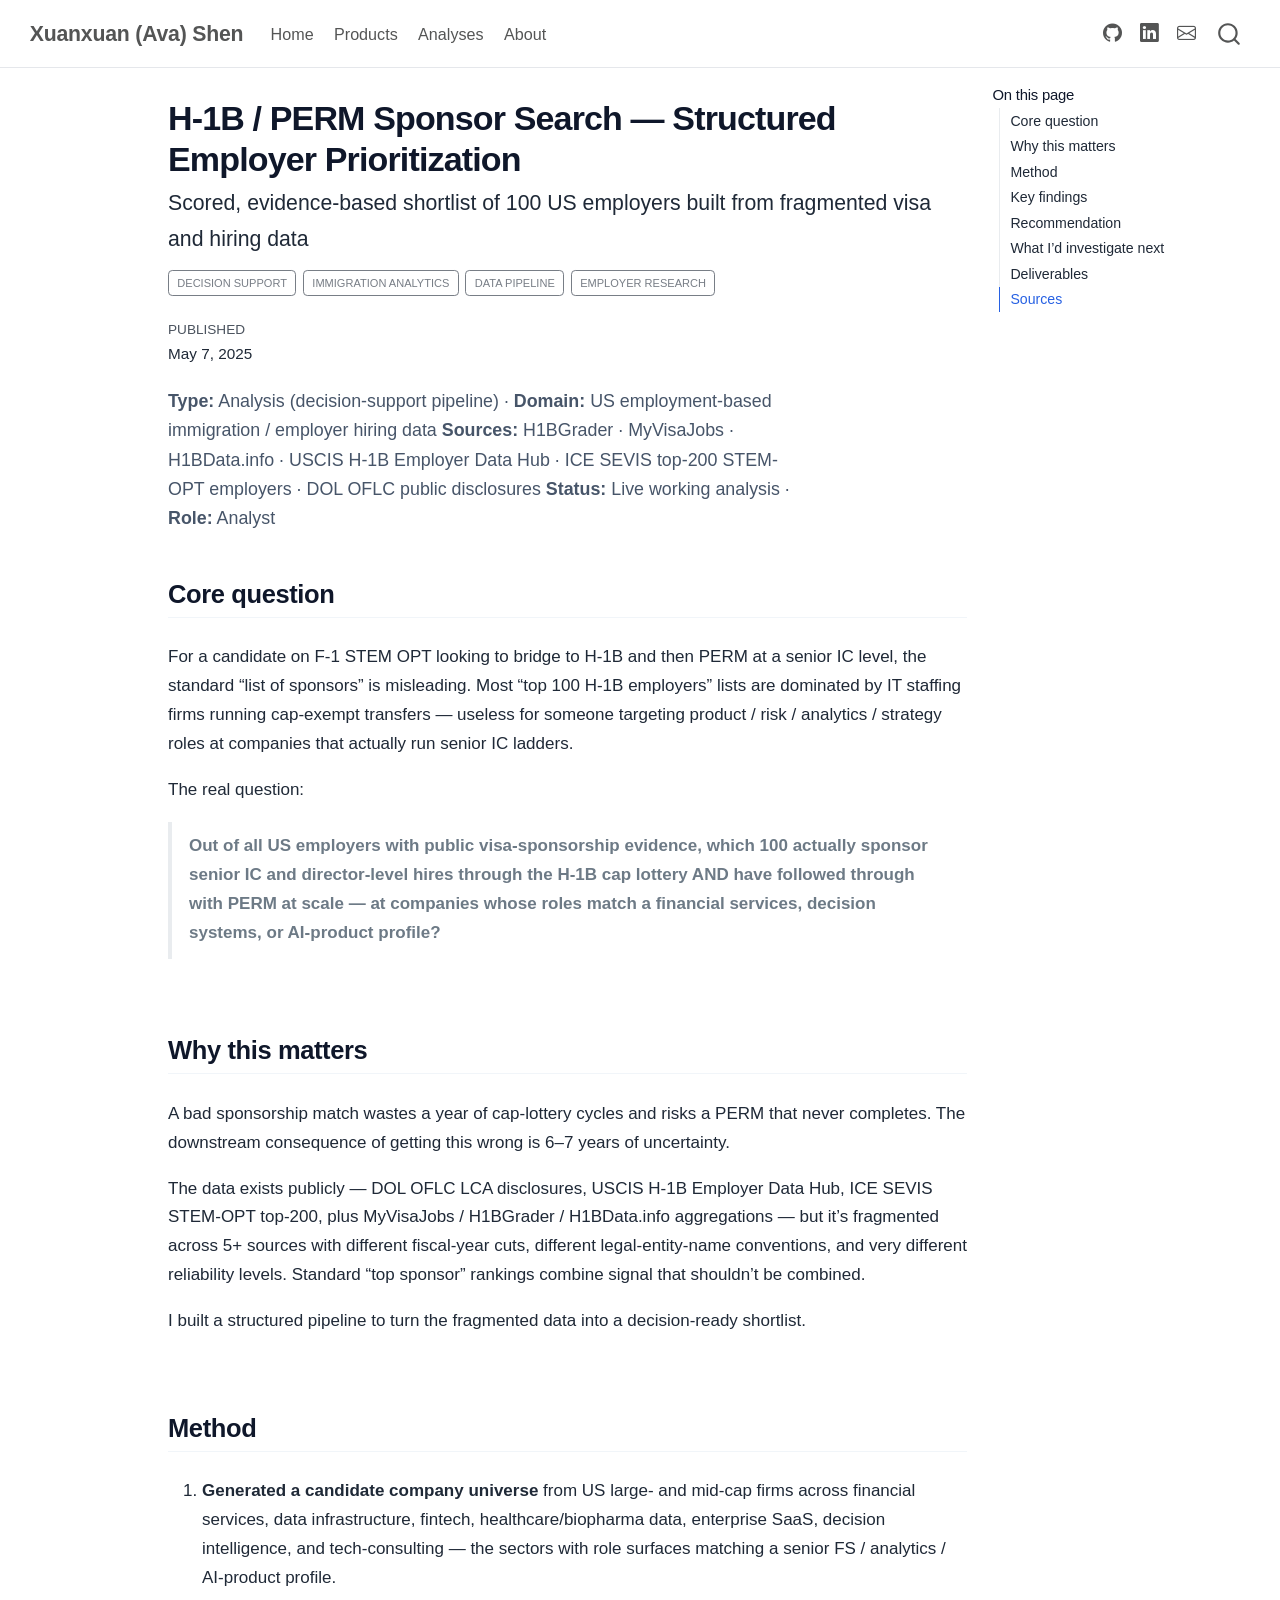
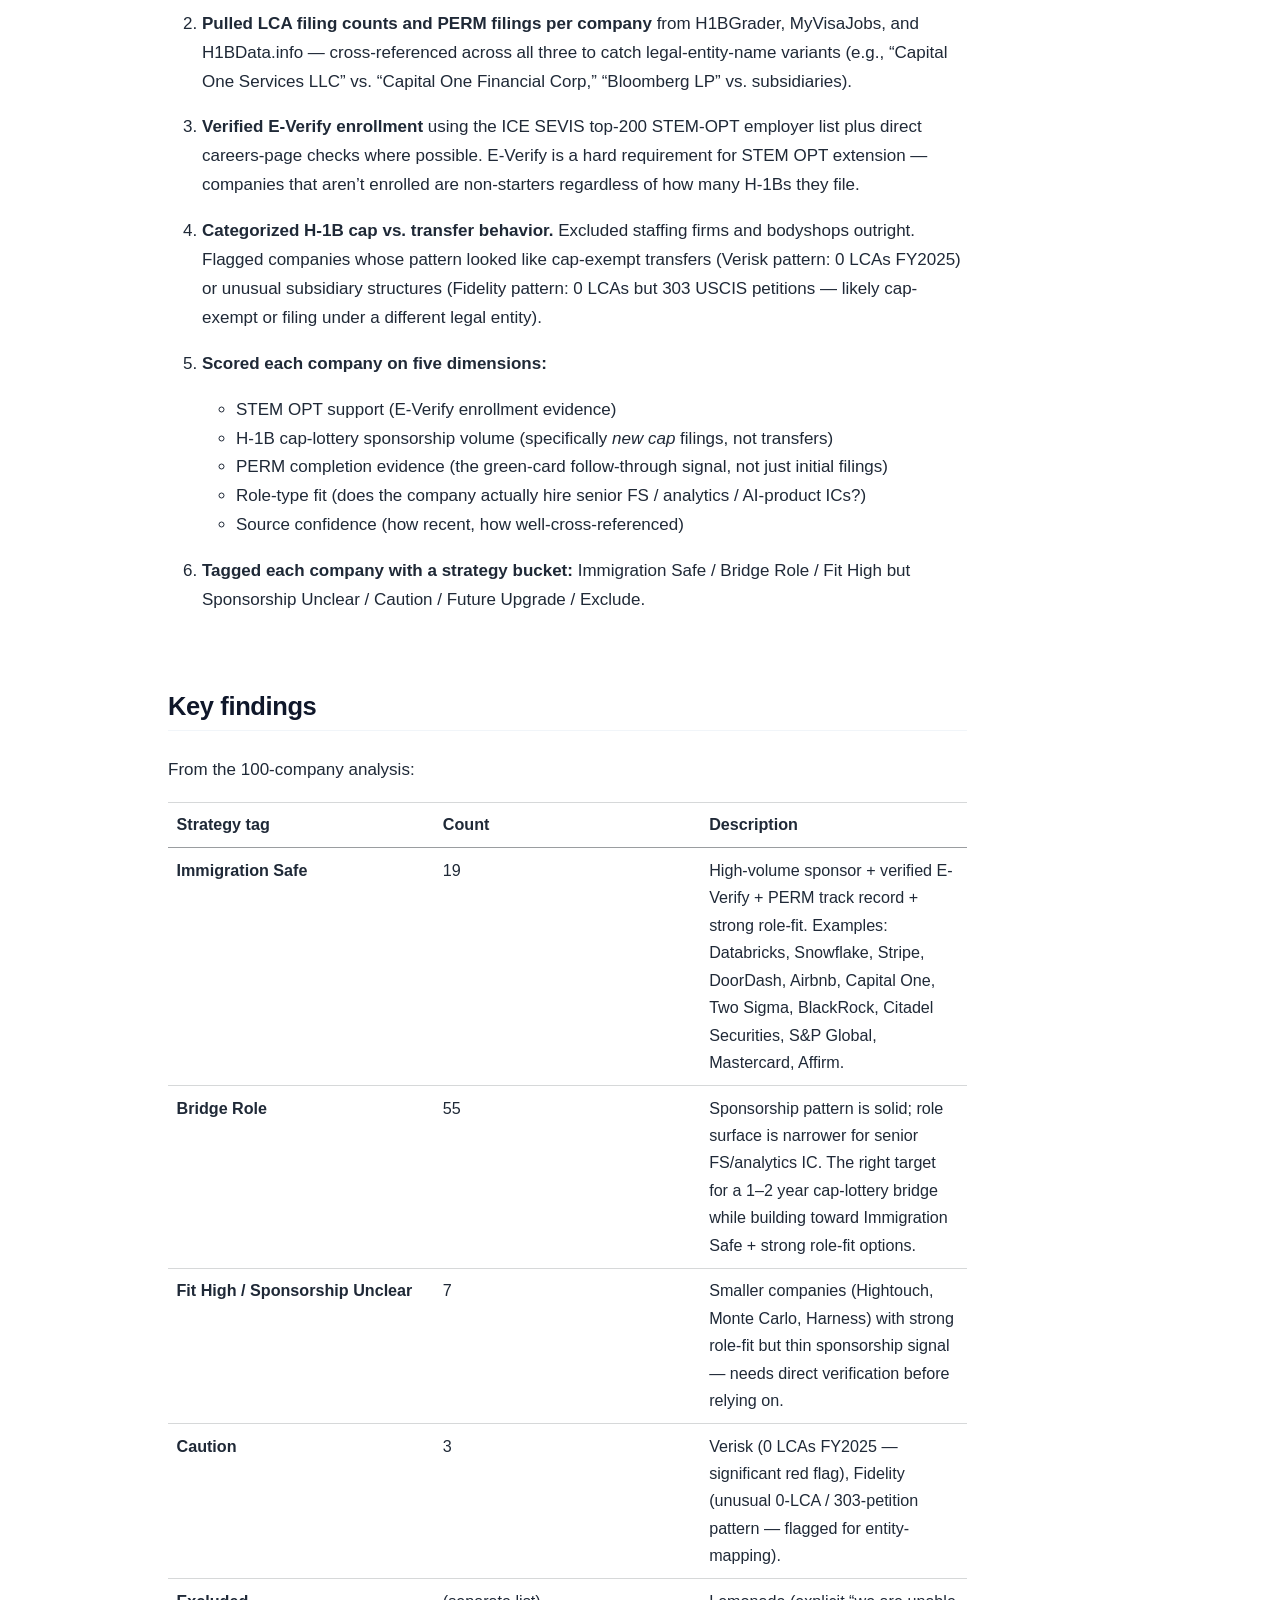
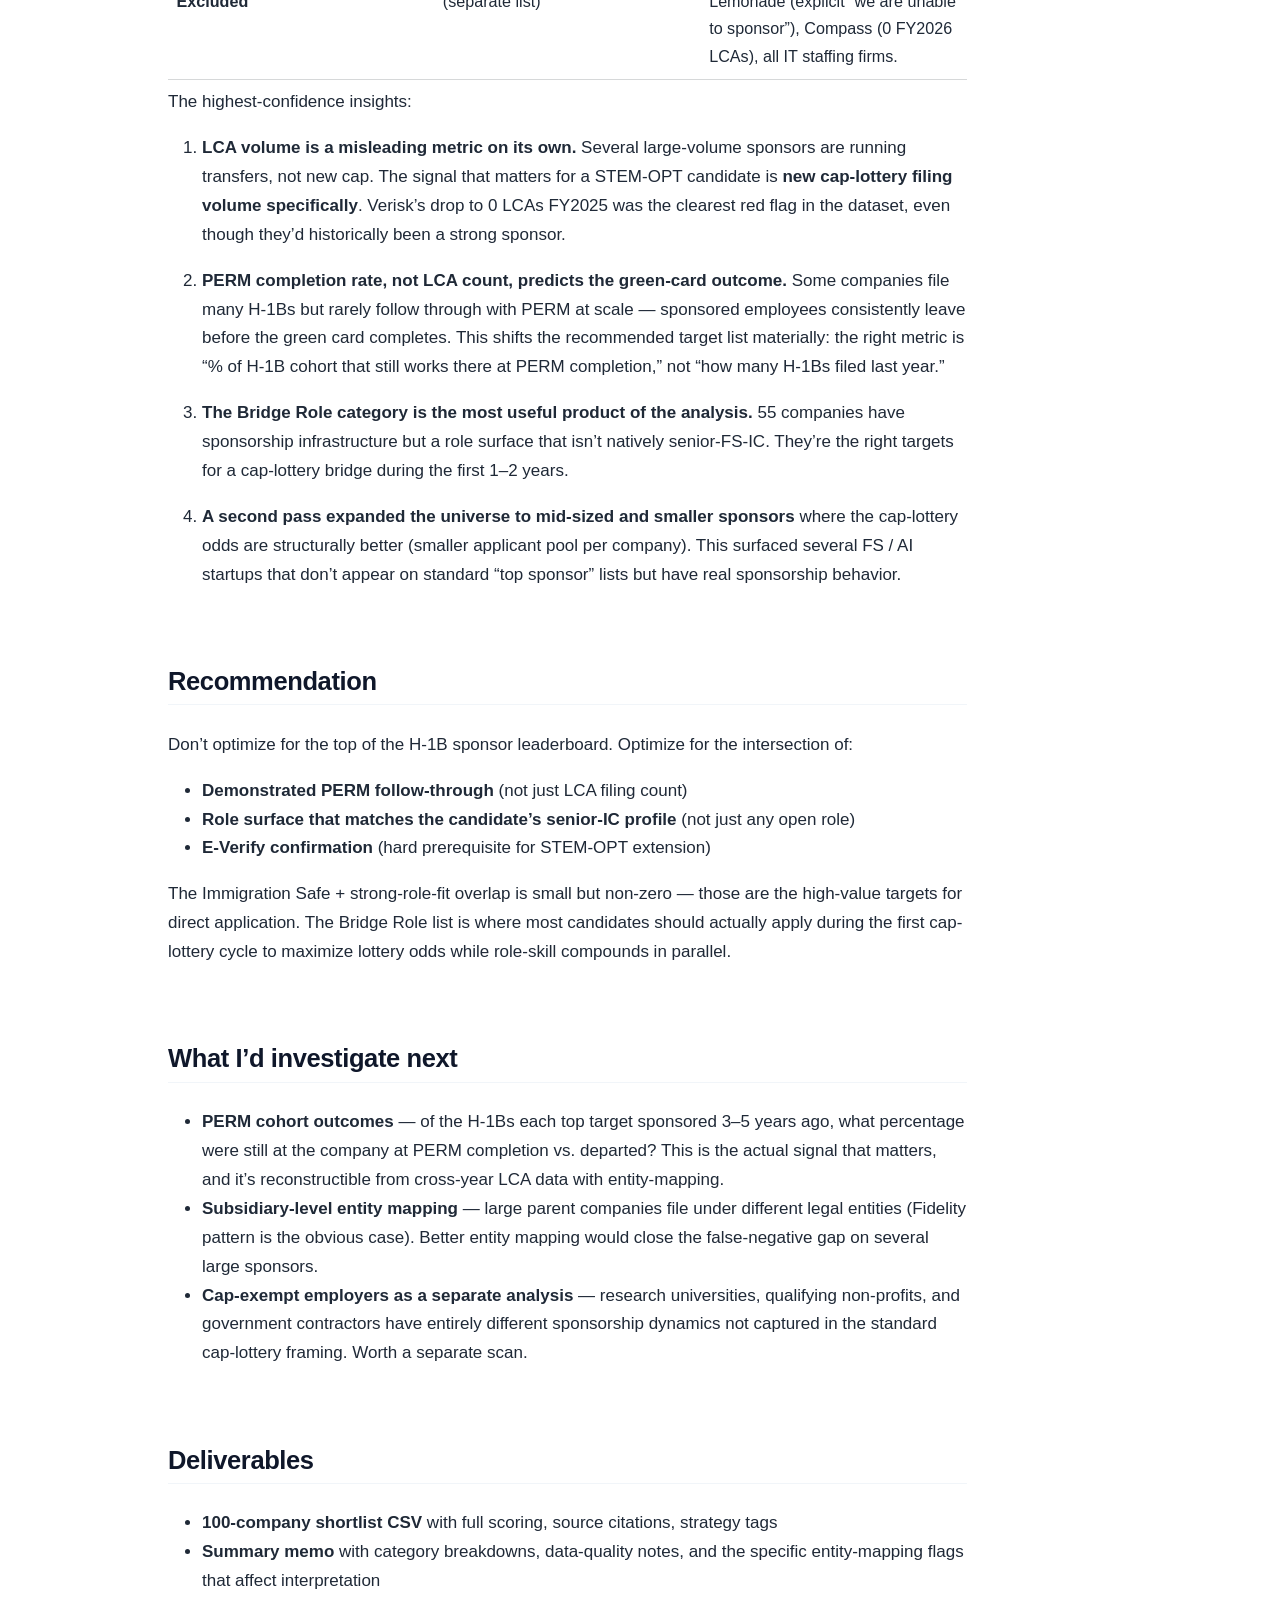
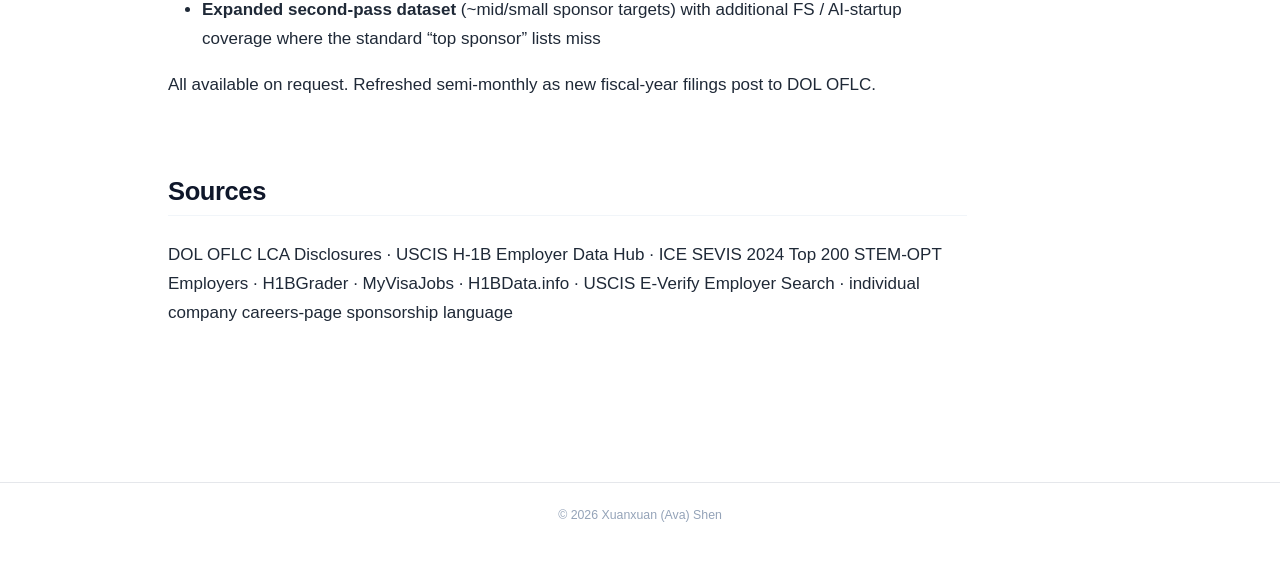
<file: analyses/visa-sponsor-search.html>
<!DOCTYPE html>
<html xmlns="http://www.w3.org/1999/xhtml" lang="en" xml:lang="en"><head>

<meta charset="utf-8">
<meta name="generator" content="quarto-1.9.38">

<meta name="viewport" content="width=device-width, initial-scale=1.0, user-scalable=yes">

<meta name="dcterms.date" content="2025-05-07">

<title>H-1B / PERM Sponsor Search — Structured Employer Prioritization – Xuanxuan (Ava) Shen</title>
<style>
/* Default styles provided by pandoc.
** See https://pandoc.org/MANUAL.html#variables-for-html for config info.
*/
code{white-space: pre-wrap;}
span.smallcaps{font-variant: small-caps;}
div.columns{display: flex; gap: min(4vw, 1.5em);}
div.column{flex: auto; overflow-x: auto;}
div.hanging-indent{margin-left: 1.5em; text-indent: -1.5em;}
ul.task-list{list-style: none;}
ul.task-list li input[type="checkbox"] {
  width: 0.8em;
  margin: 0 0.8em 0.2em -1em; /* quarto-specific, see https://github.com/quarto-dev/quarto-cli/issues/4556 */ 
  vertical-align: middle;
}
</style>


<script src="../site_libs/quarto-nav/quarto-nav.js"></script>
<script src="../site_libs/quarto-nav/headroom.min.js"></script>
<script src="../site_libs/clipboard/clipboard.min.js"></script>
<script src="../site_libs/quarto-search/autocomplete.umd.js"></script>
<script src="../site_libs/quarto-search/fuse.min.js"></script>
<script src="../site_libs/quarto-search/quarto-search.js"></script>
<meta name="quarto:offset" content="../">
<script src="../site_libs/quarto-html/quarto.js" type="module"></script>
<script src="../site_libs/quarto-html/tabsets/tabsets.js" type="module"></script>
<script src="../site_libs/quarto-html/popper.min.js"></script>
<script src="../site_libs/quarto-html/tippy.umd.min.js"></script>
<script src="../site_libs/quarto-html/anchor.min.js"></script>
<link href="../site_libs/quarto-html/tippy.css" rel="stylesheet">
<link href="../site_libs/quarto-html/quarto-syntax-highlighting-15634bcf2e68342d4ad2dfa704d543f6.css" rel="stylesheet" id="quarto-text-highlighting-styles">
<script src="../site_libs/bootstrap/bootstrap.min.js"></script>
<link href="../site_libs/bootstrap/bootstrap-icons.css" rel="stylesheet">
<link href="../site_libs/bootstrap/bootstrap-21dfb6f5b24708782b3851273225b992.min.css" rel="stylesheet" append-hash="true" id="quarto-bootstrap" data-mode="light">
<script id="quarto-search-options" type="application/json">{
  "location": "navbar",
  "copy-button": false,
  "collapse-after": 3,
  "panel-placement": "end",
  "type": "overlay",
  "limit": 50,
  "keyboard-shortcut": [
    "f",
    "/",
    "s"
  ],
  "show-item-context": false,
  "language": {
    "search-no-results-text": "No results",
    "search-matching-documents-text": "matching documents",
    "search-copy-link-title": "Copy link to search",
    "search-hide-matches-text": "Hide additional matches",
    "search-more-match-text": "more match in this document",
    "search-more-matches-text": "more matches in this document",
    "search-clear-button-title": "Clear",
    "search-text-placeholder": "",
    "search-detached-cancel-button-title": "Cancel",
    "search-submit-button-title": "Submit",
    "search-label": "Search"
  }
}</script>
<style>html{ scroll-behavior: smooth; }</style>


<link rel="stylesheet" href="../styles.css">
</head>

<body class="nav-fixed quarto-light">

<div id="quarto-search-results"></div>
  <header id="quarto-header" class="headroom fixed-top">
    <nav class="navbar navbar-expand-lg " data-bs-theme="dark">
      <div class="navbar-container container-fluid">
      <div class="navbar-brand-container mx-auto">
    <a class="navbar-brand" href="../index.html">
    <span class="navbar-title">Xuanxuan (Ava) Shen</span>
    </a>
  </div>
            <div id="quarto-search" class="" title="Search"></div>
          <button class="navbar-toggler" type="button" data-bs-toggle="collapse" data-bs-target="#navbarCollapse" aria-controls="navbarCollapse" role="menu" aria-expanded="false" aria-label="Toggle navigation" onclick="if (window.quartoToggleHeadroom) { window.quartoToggleHeadroom(); }">
  <span class="navbar-toggler-icon"></span>
</button>
          <div class="collapse navbar-collapse" id="navbarCollapse">
            <ul class="navbar-nav navbar-nav-scroll me-auto">
  <li class="nav-item">
    <a class="nav-link" href="../index.html"> 
<span class="menu-text">Home</span></a>
  </li>  
  <li class="nav-item">
    <a class="nav-link" href="../products/index.html"> 
<span class="menu-text">Products</span></a>
  </li>  
  <li class="nav-item">
    <a class="nav-link" href="../analyses/index.html"> 
<span class="menu-text">Analyses</span></a>
  </li>  
  <li class="nav-item">
    <a class="nav-link" href="../about.html"> 
<span class="menu-text">About</span></a>
  </li>  
</ul>
            <ul class="navbar-nav navbar-nav-scroll ms-auto">
  <li class="nav-item compact">
    <a class="nav-link" href="https://github.com/shenxuan752"> <i class="bi bi-github" role="img">
</i> 
<span class="menu-text"></span></a>
  </li>  
  <li class="nav-item compact">
    <a class="nav-link" href="https://www.linkedin.com/in/xuanxuan-shen-321a54128/"> <i class="bi bi-linkedin" role="img">
</i> 
<span class="menu-text"></span></a>
  </li>  
  <li class="nav-item compact">
    <a class="nav-link" href="mailto:xxshen752@gmail.com"> <i class="bi bi-envelope" role="img">
</i> 
<span class="menu-text"></span></a>
  </li>  
</ul>
          </div> <!-- /navcollapse -->
            <div class="quarto-navbar-tools">
</div>
      </div> <!-- /container-fluid -->
    </nav>
</header>
<!-- content -->
<div id="quarto-content" class="quarto-container page-columns page-rows-contents page-layout-article page-navbar">
<!-- sidebar -->
<!-- margin-sidebar -->
    <div id="quarto-margin-sidebar" class="sidebar margin-sidebar">
        <nav id="TOC" role="doc-toc" class="toc-active">
    <h2 id="toc-title">On this page</h2>
   
  <ul>
  <li><a href="#core-question" id="toc-core-question" class="nav-link active" data-scroll-target="#core-question">Core question</a></li>
  <li><a href="#why-this-matters" id="toc-why-this-matters" class="nav-link" data-scroll-target="#why-this-matters">Why this matters</a></li>
  <li><a href="#method" id="toc-method" class="nav-link" data-scroll-target="#method">Method</a></li>
  <li><a href="#key-findings" id="toc-key-findings" class="nav-link" data-scroll-target="#key-findings">Key findings</a></li>
  <li><a href="#recommendation" id="toc-recommendation" class="nav-link" data-scroll-target="#recommendation">Recommendation</a></li>
  <li><a href="#what-id-investigate-next" id="toc-what-id-investigate-next" class="nav-link" data-scroll-target="#what-id-investigate-next">What I’d investigate next</a></li>
  <li><a href="#deliverables" id="toc-deliverables" class="nav-link" data-scroll-target="#deliverables">Deliverables</a></li>
  <li><a href="#sources" id="toc-sources" class="nav-link" data-scroll-target="#sources">Sources</a></li>
  </ul>
</nav>
    </div>
<!-- main -->
<main class="content" id="quarto-document-content">

<header id="title-block-header" class="quarto-title-block default">
<div class="quarto-title">
<h1 class="title">H-1B / PERM Sponsor Search — Structured Employer Prioritization</h1>
<p class="subtitle lead">Scored, evidence-based shortlist of 100 US employers built from fragmented visa and hiring data</p>
  <div class="quarto-categories">
    <div class="quarto-category">Decision Support</div>
    <div class="quarto-category">Immigration Analytics</div>
    <div class="quarto-category">Data Pipeline</div>
    <div class="quarto-category">Employer Research</div>
  </div>
  </div>



<div class="quarto-title-meta">

    
    <div>
    <div class="quarto-title-meta-heading">Published</div>
    <div class="quarto-title-meta-contents">
      <p class="date">May 7, 2025</p>
    </div>
  </div>
  
    
  </div>
  


</header>


<div class="section-intro">
<p><strong>Type:</strong> Analysis (decision-support pipeline) · <strong>Domain:</strong> US employment-based immigration / employer hiring data <strong>Sources:</strong> H1BGrader · MyVisaJobs · H1BData.info · USCIS H-1B Employer Data Hub · ICE SEVIS top-200 STEM-OPT employers · DOL OFLC public disclosures <strong>Status:</strong> Live working analysis · <strong>Role:</strong> Analyst</p>
</div>
<section id="core-question" class="level2">
<h2 class="anchored" data-anchor-id="core-question">Core question</h2>
<p>For a candidate on F-1 STEM OPT looking to bridge to H-1B and then PERM at a senior IC level, the standard “list of sponsors” is misleading. Most “top 100 H-1B employers” lists are dominated by IT staffing firms running cap-exempt transfers — useless for someone targeting product / risk / analytics / strategy roles at companies that actually run senior IC ladders.</p>
<p>The real question:</p>
<blockquote class="blockquote">
<p><strong>Out of all US employers with public visa-sponsorship evidence, which 100 actually sponsor senior IC and director-level hires through the H-1B cap lottery AND have followed through with PERM at scale — at companies whose roles match a financial services, decision systems, or AI-product profile?</strong></p>
</blockquote>
</section>
<section id="why-this-matters" class="level2">
<h2 class="anchored" data-anchor-id="why-this-matters">Why this matters</h2>
<p>A bad sponsorship match wastes a year of cap-lottery cycles and risks a PERM that never completes. The downstream consequence of getting this wrong is 6–7 years of uncertainty.</p>
<p>The data exists publicly — DOL OFLC LCA disclosures, USCIS H-1B Employer Data Hub, ICE SEVIS STEM-OPT top-200, plus MyVisaJobs / H1BGrader / H1BData.info aggregations — but it’s fragmented across 5+ sources with different fiscal-year cuts, different legal-entity-name conventions, and very different reliability levels. Standard “top sponsor” rankings combine signal that shouldn’t be combined.</p>
<p>I built a structured pipeline to turn the fragmented data into a decision-ready shortlist.</p>
</section>
<section id="method" class="level2">
<h2 class="anchored" data-anchor-id="method">Method</h2>
<ol type="1">
<li><p><strong>Generated a candidate company universe</strong> from US large- and mid-cap firms across financial services, data infrastructure, fintech, healthcare/biopharma data, enterprise SaaS, decision intelligence, and tech-consulting — the sectors with role surfaces matching a senior FS / analytics / AI-product profile.</p></li>
<li><p><strong>Pulled LCA filing counts and PERM filings per company</strong> from H1BGrader, MyVisaJobs, and H1BData.info — cross-referenced across all three to catch legal-entity-name variants (e.g., “Capital One Services LLC” vs.&nbsp;“Capital One Financial Corp,” “Bloomberg LP” vs.&nbsp;subsidiaries).</p></li>
<li><p><strong>Verified E-Verify enrollment</strong> using the ICE SEVIS top-200 STEM-OPT employer list plus direct careers-page checks where possible. E-Verify is a hard requirement for STEM OPT extension — companies that aren’t enrolled are non-starters regardless of how many H-1Bs they file.</p></li>
<li><p><strong>Categorized H-1B cap vs.&nbsp;transfer behavior.</strong> Excluded staffing firms and bodyshops outright. Flagged companies whose pattern looked like cap-exempt transfers (Verisk pattern: 0 LCAs FY2025) or unusual subsidiary structures (Fidelity pattern: 0 LCAs but 303 USCIS petitions — likely cap-exempt or filing under a different legal entity).</p></li>
<li><p><strong>Scored each company on five dimensions:</strong></p>
<ul>
<li>STEM OPT support (E-Verify enrollment evidence)</li>
<li>H-1B cap-lottery sponsorship volume (specifically <em>new cap</em> filings, not transfers)</li>
<li>PERM completion evidence (the green-card follow-through signal, not just initial filings)</li>
<li>Role-type fit (does the company actually hire senior FS / analytics / AI-product ICs?)</li>
<li>Source confidence (how recent, how well-cross-referenced)</li>
</ul></li>
<li><p><strong>Tagged each company with a strategy bucket:</strong> Immigration Safe / Bridge Role / Fit High but Sponsorship Unclear / Caution / Future Upgrade / Exclude.</p></li>
</ol>
</section>
<section id="key-findings" class="level2">
<h2 class="anchored" data-anchor-id="key-findings">Key findings</h2>
<p>From the 100-company analysis:</p>
<table class="caption-top table">
<colgroup>
<col style="width: 33%">
<col style="width: 33%">
<col style="width: 33%">
</colgroup>
<thead>
<tr class="header">
<th>Strategy tag</th>
<th>Count</th>
<th>Description</th>
</tr>
</thead>
<tbody>
<tr class="odd">
<td><strong>Immigration Safe</strong></td>
<td>19</td>
<td>High-volume sponsor + verified E-Verify + PERM track record + strong role-fit. Examples: Databricks, Snowflake, Stripe, DoorDash, Airbnb, Capital One, Two Sigma, BlackRock, Citadel Securities, S&amp;P Global, Mastercard, Affirm.</td>
</tr>
<tr class="even">
<td><strong>Bridge Role</strong></td>
<td>55</td>
<td>Sponsorship pattern is solid; role surface is narrower for senior FS/analytics IC. The right target for a 1–2 year cap-lottery bridge while building toward Immigration Safe + strong role-fit options.</td>
</tr>
<tr class="odd">
<td><strong>Fit High / Sponsorship Unclear</strong></td>
<td>7</td>
<td>Smaller companies (Hightouch, Monte Carlo, Harness) with strong role-fit but thin sponsorship signal — needs direct verification before relying on.</td>
</tr>
<tr class="even">
<td><strong>Caution</strong></td>
<td>3</td>
<td>Verisk (0 LCAs FY2025 — significant red flag), Fidelity (unusual 0-LCA / 303-petition pattern — flagged for entity-mapping).</td>
</tr>
<tr class="odd">
<td><strong>Excluded</strong></td>
<td>(separate list)</td>
<td>Lemonade (explicit “we are unable to sponsor”), Compass (0 FY2026 LCAs), all IT staffing firms.</td>
</tr>
</tbody>
</table>
<p>The highest-confidence insights:</p>
<ol type="1">
<li><p><strong>LCA volume is a misleading metric on its own.</strong> Several large-volume sponsors are running transfers, not new cap. The signal that matters for a STEM-OPT candidate is <strong>new cap-lottery filing volume specifically</strong>. Verisk’s drop to 0 LCAs FY2025 was the clearest red flag in the dataset, even though they’d historically been a strong sponsor.</p></li>
<li><p><strong>PERM completion rate, not LCA count, predicts the green-card outcome.</strong> Some companies file many H-1Bs but rarely follow through with PERM at scale — sponsored employees consistently leave before the green card completes. This shifts the recommended target list materially: the right metric is “% of H-1B cohort that still works there at PERM completion,” not “how many H-1Bs filed last year.”</p></li>
<li><p><strong>The Bridge Role category is the most useful product of the analysis.</strong> 55 companies have sponsorship infrastructure but a role surface that isn’t natively senior-FS-IC. They’re the right targets for a cap-lottery bridge during the first 1–2 years.</p></li>
<li><p><strong>A second pass expanded the universe to mid-sized and smaller sponsors</strong> where the cap-lottery odds are structurally better (smaller applicant pool per company). This surfaced several FS / AI startups that don’t appear on standard “top sponsor” lists but have real sponsorship behavior.</p></li>
</ol>
</section>
<section id="recommendation" class="level2">
<h2 class="anchored" data-anchor-id="recommendation">Recommendation</h2>
<p>Don’t optimize for the top of the H-1B sponsor leaderboard. Optimize for the intersection of:</p>
<ul>
<li><strong>Demonstrated PERM follow-through</strong> (not just LCA filing count)</li>
<li><strong>Role surface that matches the candidate’s senior-IC profile</strong> (not just any open role)</li>
<li><strong>E-Verify confirmation</strong> (hard prerequisite for STEM-OPT extension)</li>
</ul>
<p>The Immigration Safe + strong-role-fit overlap is small but non-zero — those are the high-value targets for direct application. The Bridge Role list is where most candidates should actually apply during the first cap-lottery cycle to maximize lottery odds while role-skill compounds in parallel.</p>
</section>
<section id="what-id-investigate-next" class="level2">
<h2 class="anchored" data-anchor-id="what-id-investigate-next">What I’d investigate next</h2>
<ul>
<li><strong>PERM cohort outcomes</strong> — of the H-1Bs each top target sponsored 3–5 years ago, what percentage were still at the company at PERM completion vs.&nbsp;departed? This is the actual signal that matters, and it’s reconstructible from cross-year LCA data with entity-mapping.</li>
<li><strong>Subsidiary-level entity mapping</strong> — large parent companies file under different legal entities (Fidelity pattern is the obvious case). Better entity mapping would close the false-negative gap on several large sponsors.</li>
<li><strong>Cap-exempt employers as a separate analysis</strong> — research universities, qualifying non-profits, and government contractors have entirely different sponsorship dynamics not captured in the standard cap-lottery framing. Worth a separate scan.</li>
</ul>
</section>
<section id="deliverables" class="level2">
<h2 class="anchored" data-anchor-id="deliverables">Deliverables</h2>
<ul>
<li><strong>100-company shortlist CSV</strong> with full scoring, source citations, strategy tags</li>
<li><strong>Summary memo</strong> with category breakdowns, data-quality notes, and the specific entity-mapping flags that affect interpretation</li>
<li><strong>Expanded second-pass dataset</strong> (~mid/small sponsor targets) with additional FS / AI-startup coverage where the standard “top sponsor” lists miss</li>
</ul>
<p>All available on request. Refreshed semi-monthly as new fiscal-year filings post to DOL OFLC.</p>
</section>
<section id="sources" class="level2">
<h2 class="anchored" data-anchor-id="sources">Sources</h2>
<p>DOL OFLC LCA Disclosures · USCIS H-1B Employer Data Hub · ICE SEVIS 2024 Top 200 STEM-OPT Employers · H1BGrader · MyVisaJobs · H1BData.info · USCIS E-Verify Employer Search · individual company careers-page sponsorship language</p>


</section>

</main> <!-- /main -->
<script id="quarto-html-after-body" type="application/javascript">
  window.document.addEventListener("DOMContentLoaded", function (event) {
    const icon = "";
    const anchorJS = new window.AnchorJS();
    anchorJS.options = {
      placement: 'right',
      icon: icon
    };
    anchorJS.add('.anchored');
    const isCodeAnnotation = (el) => {
      for (const clz of el.classList) {
        if (clz.startsWith('code-annotation-')) {                     
          return true;
        }
      }
      return false;
    }
    const onCopySuccess = function(e) {
      // button target
      const button = e.trigger;
      // don't keep focus
      button.blur();
      // flash "checked"
      button.classList.add('code-copy-button-checked');
      var currentTitle = button.getAttribute("title");
      button.setAttribute("title", "Copied!");
      let tooltip;
      if (window.bootstrap) {
        button.setAttribute("data-bs-toggle", "tooltip");
        button.setAttribute("data-bs-placement", "left");
        button.setAttribute("data-bs-title", "Copied!");
        tooltip = new bootstrap.Tooltip(button, 
          { trigger: "manual", 
            customClass: "code-copy-button-tooltip",
            offset: [0, -8]});
        tooltip.show();    
      }
      setTimeout(function() {
        if (tooltip) {
          tooltip.hide();
          button.removeAttribute("data-bs-title");
          button.removeAttribute("data-bs-toggle");
          button.removeAttribute("data-bs-placement");
        }
        button.setAttribute("title", currentTitle);
        button.classList.remove('code-copy-button-checked');
      }, 1000);
      // clear code selection
      e.clearSelection();
    }
    const getTextToCopy = function(trigger) {
      const outerScaffold = trigger.parentElement.cloneNode(true);
      const codeEl = outerScaffold.querySelector('code');
      for (const childEl of codeEl.children) {
        if (isCodeAnnotation(childEl)) {
          childEl.remove();
        }
      }
      return codeEl.innerText;
    }
    const clipboard = new window.ClipboardJS('.code-copy-button:not([data-in-quarto-modal])', {
      text: getTextToCopy
    });
    clipboard.on('success', onCopySuccess);
    if (window.document.getElementById('quarto-embedded-source-code-modal')) {
      const clipboardModal = new window.ClipboardJS('.code-copy-button[data-in-quarto-modal]', {
        text: getTextToCopy,
        container: window.document.getElementById('quarto-embedded-source-code-modal')
      });
      clipboardModal.on('success', onCopySuccess);
    }
      var localhostRegex = new RegExp(/^(?:http|https):\/\/localhost\:?[0-9]*\//);
      var mailtoRegex = new RegExp(/^mailto:/);
        var filterRegex = new RegExp("https:\/\/shenxuan752\.github\.io\/");
      var isInternal = (href) => {
          return filterRegex.test(href) || localhostRegex.test(href) || mailtoRegex.test(href);
      }
      // Inspect non-navigation links and adorn them if external
     var links = window.document.querySelectorAll('a[href]:not(.nav-link):not(.navbar-brand):not(.toc-action):not(.sidebar-link):not(.sidebar-item-toggle):not(.pagination-link):not(.no-external):not([aria-hidden]):not(.dropdown-item):not(.quarto-navigation-tool):not(.about-link)');
      for (var i=0; i<links.length; i++) {
        const link = links[i];
        if (!isInternal(link.href)) {
          // undo the damage that might have been done by quarto-nav.js in the case of
          // links that we want to consider external
          if (link.dataset.originalHref !== undefined) {
            link.href = link.dataset.originalHref;
          }
        }
      }
    function tippyHover(el, contentFn, onTriggerFn, onUntriggerFn) {
      const config = {
        allowHTML: true,
        maxWidth: 500,
        delay: 100,
        arrow: false,
        appendTo: function(el) {
            return el.parentElement;
        },
        interactive: true,
        interactiveBorder: 10,
        theme: 'quarto',
        placement: 'bottom-start',
      };
      if (contentFn) {
        config.content = contentFn;
      }
      if (onTriggerFn) {
        config.onTrigger = onTriggerFn;
      }
      if (onUntriggerFn) {
        config.onUntrigger = onUntriggerFn;
      }
      window.tippy(el, config); 
    }
    const noterefs = window.document.querySelectorAll('a[role="doc-noteref"]');
    for (var i=0; i<noterefs.length; i++) {
      const ref = noterefs[i];
      tippyHover(ref, function() {
        // use id or data attribute instead here
        let href = ref.getAttribute('data-footnote-href') || ref.getAttribute('href');
        try { href = new URL(href).hash; } catch {}
        const id = href.replace(/^#\/?/, "");
        const note = window.document.getElementById(id);
        if (note) {
          return note.innerHTML;
        } else {
          return "";
        }
      });
    }
    const xrefs = window.document.querySelectorAll('a.quarto-xref');
    const processXRef = (id, note) => {
      // Strip column container classes
      const stripColumnClz = (el) => {
        el.classList.remove("page-full", "page-columns");
        if (el.children) {
          for (const child of el.children) {
            stripColumnClz(child);
          }
        }
      }
      stripColumnClz(note)
      if (id === null || id.startsWith('sec-')) {
        // Special case sections, only their first couple elements
        const container = document.createElement("div");
        if (note.children && note.children.length > 2) {
          container.appendChild(note.children[0].cloneNode(true));
          for (let i = 1; i < note.children.length; i++) {
            const child = note.children[i];
            if (child.tagName === "P" && child.innerText === "") {
              continue;
            } else {
              container.appendChild(child.cloneNode(true));
              break;
            }
          }
          if (window.Quarto?.typesetMath) {
            window.Quarto.typesetMath(container);
          }
          return container.innerHTML
        } else {
          if (window.Quarto?.typesetMath) {
            window.Quarto.typesetMath(note);
          }
          return note.innerHTML;
        }
      } else {
        // Remove any anchor links if they are present
        const anchorLink = note.querySelector('a.anchorjs-link');
        if (anchorLink) {
          anchorLink.remove();
        }
        if (window.Quarto?.typesetMath) {
          window.Quarto.typesetMath(note);
        }
        if (note.classList.contains("callout")) {
          return note.outerHTML;
        } else {
          return note.innerHTML;
        }
      }
    }
    for (var i=0; i<xrefs.length; i++) {
      const xref = xrefs[i];
      tippyHover(xref, undefined, function(instance) {
        instance.disable();
        let url = xref.getAttribute('href');
        let hash = undefined; 
        if (url.startsWith('#')) {
          hash = url;
        } else {
          try { hash = new URL(url).hash; } catch {}
        }
        if (hash) {
          const id = hash.replace(/^#\/?/, "");
          const note = window.document.getElementById(id);
          if (note !== null) {
            try {
              const html = processXRef(id, note.cloneNode(true));
              instance.setContent(html);
            } finally {
              instance.enable();
              instance.show();
            }
          } else {
            // See if we can fetch this
            fetch(url.split('#')[0])
            .then(res => res.text())
            .then(html => {
              const parser = new DOMParser();
              const htmlDoc = parser.parseFromString(html, "text/html");
              const note = htmlDoc.getElementById(id);
              if (note !== null) {
                const html = processXRef(id, note);
                instance.setContent(html);
              } 
            }).finally(() => {
              instance.enable();
              instance.show();
            });
          }
        } else {
          // See if we can fetch a full url (with no hash to target)
          // This is a special case and we should probably do some content thinning / targeting
          fetch(url)
          .then(res => res.text())
          .then(html => {
            const parser = new DOMParser();
            const htmlDoc = parser.parseFromString(html, "text/html");
            const note = htmlDoc.querySelector('main.content');
            if (note !== null) {
              // This should only happen for chapter cross references
              // (since there is no id in the URL)
              // remove the first header
              if (note.children.length > 0 && note.children[0].tagName === "HEADER") {
                note.children[0].remove();
              }
              const html = processXRef(null, note);
              instance.setContent(html);
            } 
          }).finally(() => {
            instance.enable();
            instance.show();
          });
        }
      }, function(instance) {
      });
    }
        let selectedAnnoteEl;
        const selectorForAnnotation = ( cell, annotation) => {
          let cellAttr = 'data-code-cell="' + cell + '"';
          let lineAttr = 'data-code-annotation="' +  annotation + '"';
          const selector = 'span[' + cellAttr + '][' + lineAttr + ']';
          return selector;
        }
        const selectCodeLines = (annoteEl) => {
          const doc = window.document;
          const targetCell = annoteEl.getAttribute("data-target-cell");
          const targetAnnotation = annoteEl.getAttribute("data-target-annotation");
          const annoteSpan = window.document.querySelector(selectorForAnnotation(targetCell, targetAnnotation));
          const lines = annoteSpan.getAttribute("data-code-lines").split(",");
          const lineIds = lines.map((line) => {
            return targetCell + "-" + line;
          })
          let top = null;
          let height = null;
          let parent = null;
          if (lineIds.length > 0) {
              //compute the position of the single el (top and bottom and make a div)
              const el = window.document.getElementById(lineIds[0]);
              top = el.offsetTop;
              height = el.offsetHeight;
              parent = el.parentElement.parentElement;
            if (lineIds.length > 1) {
              const lastEl = window.document.getElementById(lineIds[lineIds.length - 1]);
              const bottom = lastEl.offsetTop + lastEl.offsetHeight;
              height = bottom - top;
            }
            if (top !== null && height !== null && parent !== null) {
              // cook up a div (if necessary) and position it 
              let div = window.document.getElementById("code-annotation-line-highlight");
              if (div === null) {
                div = window.document.createElement("div");
                div.setAttribute("id", "code-annotation-line-highlight");
                div.style.position = 'absolute';
                parent.appendChild(div);
              }
              div.style.top = top - 2 + "px";
              div.style.height = height + 4 + "px";
              div.style.left = 0;
              let gutterDiv = window.document.getElementById("code-annotation-line-highlight-gutter");
              if (gutterDiv === null) {
                gutterDiv = window.document.createElement("div");
                gutterDiv.setAttribute("id", "code-annotation-line-highlight-gutter");
                gutterDiv.style.position = 'absolute';
                const codeCell = window.document.getElementById(targetCell);
                const gutter = codeCell.querySelector('.code-annotation-gutter');
                gutter.appendChild(gutterDiv);
              }
              gutterDiv.style.top = top - 2 + "px";
              gutterDiv.style.height = height + 4 + "px";
            }
            selectedAnnoteEl = annoteEl;
          }
        };
        const unselectCodeLines = () => {
          const elementsIds = ["code-annotation-line-highlight", "code-annotation-line-highlight-gutter"];
          elementsIds.forEach((elId) => {
            const div = window.document.getElementById(elId);
            if (div) {
              div.remove();
            }
          });
          selectedAnnoteEl = undefined;
        };
          // Handle positioning of the toggle
      window.addEventListener(
        "resize",
        throttle(() => {
          elRect = undefined;
          if (selectedAnnoteEl) {
            selectCodeLines(selectedAnnoteEl);
          }
        }, 10)
      );
      function throttle(fn, ms) {
      let throttle = false;
      let timer;
        return (...args) => {
          if(!throttle) { // first call gets through
              fn.apply(this, args);
              throttle = true;
          } else { // all the others get throttled
              if(timer) clearTimeout(timer); // cancel #2
              timer = setTimeout(() => {
                fn.apply(this, args);
                timer = throttle = false;
              }, ms);
          }
        };
      }
        // Attach click handler to the DT
        const annoteDls = window.document.querySelectorAll('dt[data-target-cell]');
        for (const annoteDlNode of annoteDls) {
          annoteDlNode.addEventListener('click', (event) => {
            const clickedEl = event.target;
            if (clickedEl !== selectedAnnoteEl) {
              unselectCodeLines();
              const activeEl = window.document.querySelector('dt[data-target-cell].code-annotation-active');
              if (activeEl) {
                activeEl.classList.remove('code-annotation-active');
              }
              selectCodeLines(clickedEl);
              clickedEl.classList.add('code-annotation-active');
            } else {
              // Unselect the line
              unselectCodeLines();
              clickedEl.classList.remove('code-annotation-active');
            }
          });
        }
    const findCites = (el) => {
      const parentEl = el.parentElement;
      if (parentEl) {
        const cites = parentEl.dataset.cites;
        if (cites) {
          return {
            el,
            cites: cites.split(' ')
          };
        } else {
          return findCites(el.parentElement)
        }
      } else {
        return undefined;
      }
    };
    var bibliorefs = window.document.querySelectorAll('a[role="doc-biblioref"]');
    for (var i=0; i<bibliorefs.length; i++) {
      const ref = bibliorefs[i];
      const citeInfo = findCites(ref);
      if (citeInfo) {
        tippyHover(citeInfo.el, function() {
          var popup = window.document.createElement('div');
          citeInfo.cites.forEach(function(cite) {
            var citeDiv = window.document.createElement('div');
            citeDiv.classList.add('hanging-indent');
            citeDiv.classList.add('csl-entry');
            var biblioDiv = window.document.getElementById('ref-' + cite);
            if (biblioDiv) {
              citeDiv.innerHTML = biblioDiv.innerHTML;
            }
            popup.appendChild(citeDiv);
          });
          return popup.innerHTML;
        });
      }
    }
  });
  </script>
</div> <!-- /content -->
<footer class="footer">
  <div class="nav-footer">
    <div class="nav-footer-left">
      &nbsp;
    </div>   
    <div class="nav-footer-center">
<p>© 2026 Xuanxuan (Ava) Shen</p>
</div>
    <div class="nav-footer-right">
      &nbsp;
    </div>
  </div>
</footer>




<script src="../site_libs/quarto-html/zenscroll-min.js"></script>
</body></html>
</file>
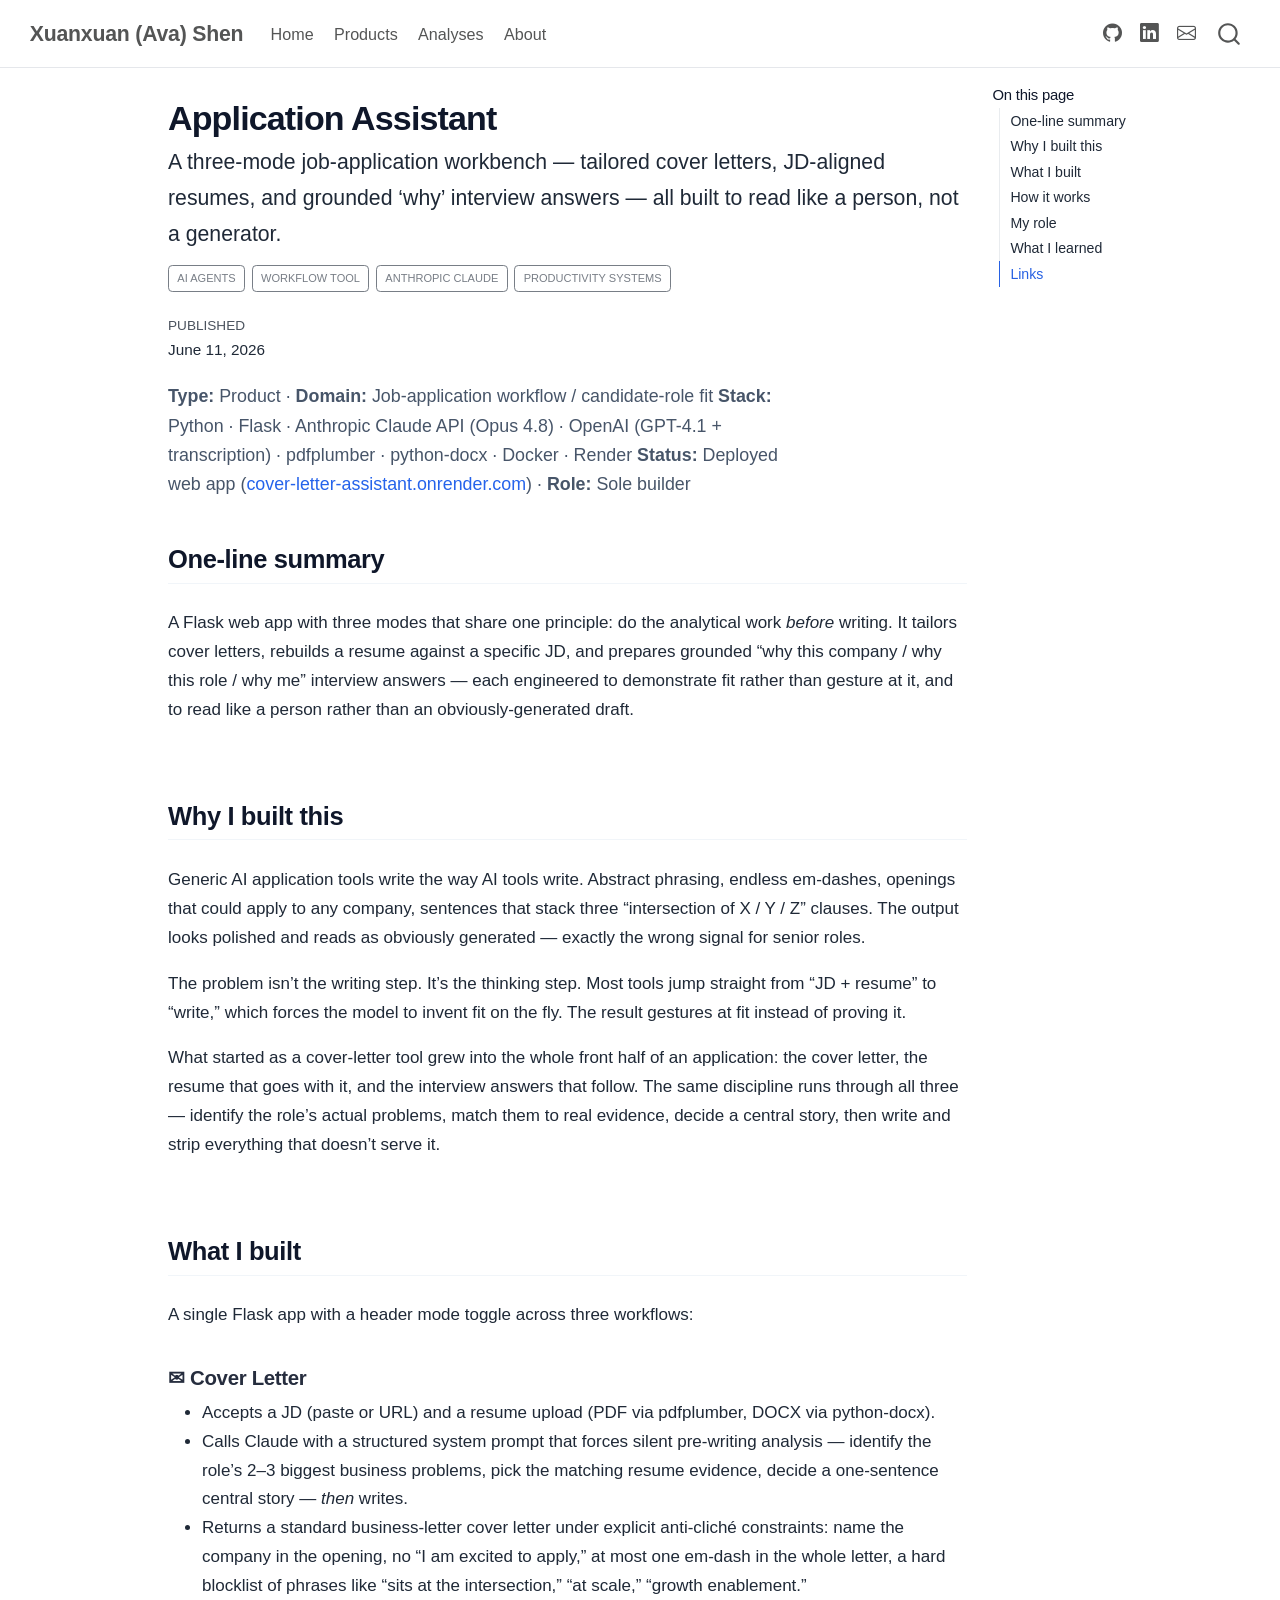
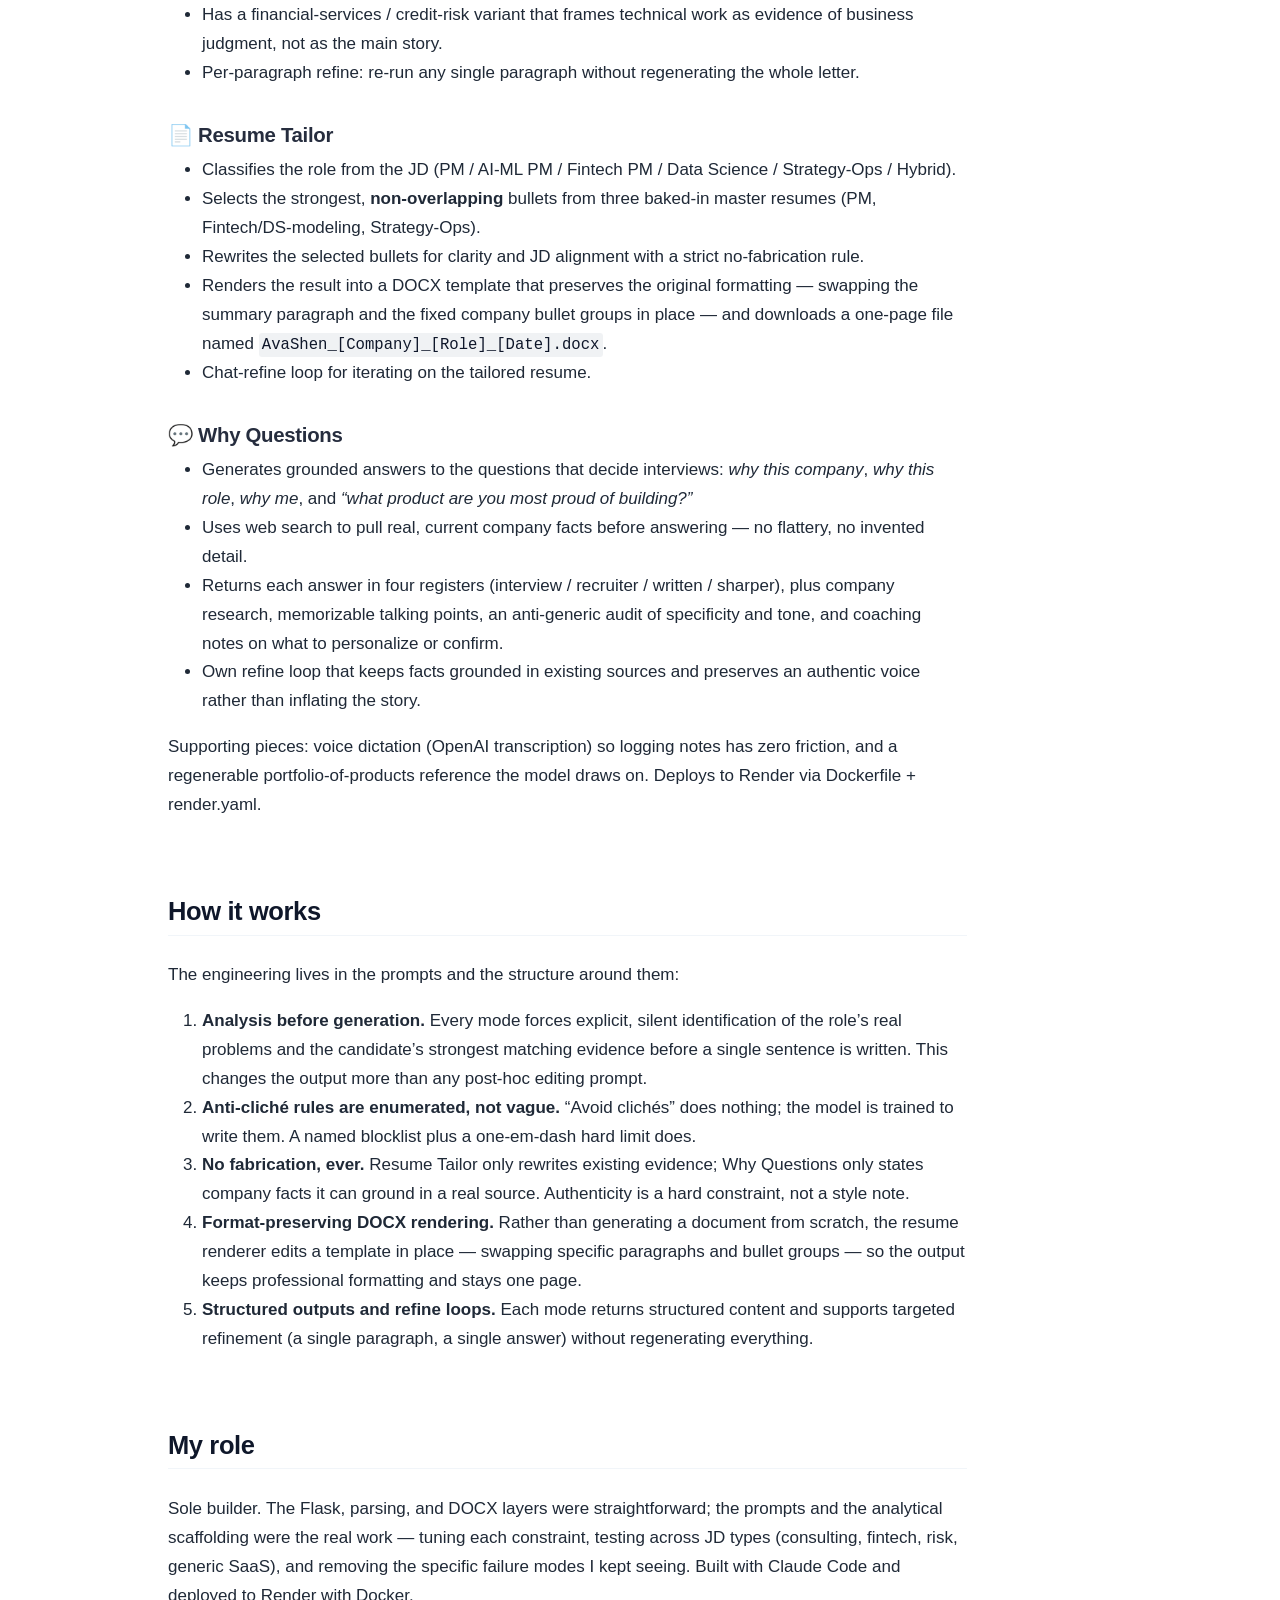
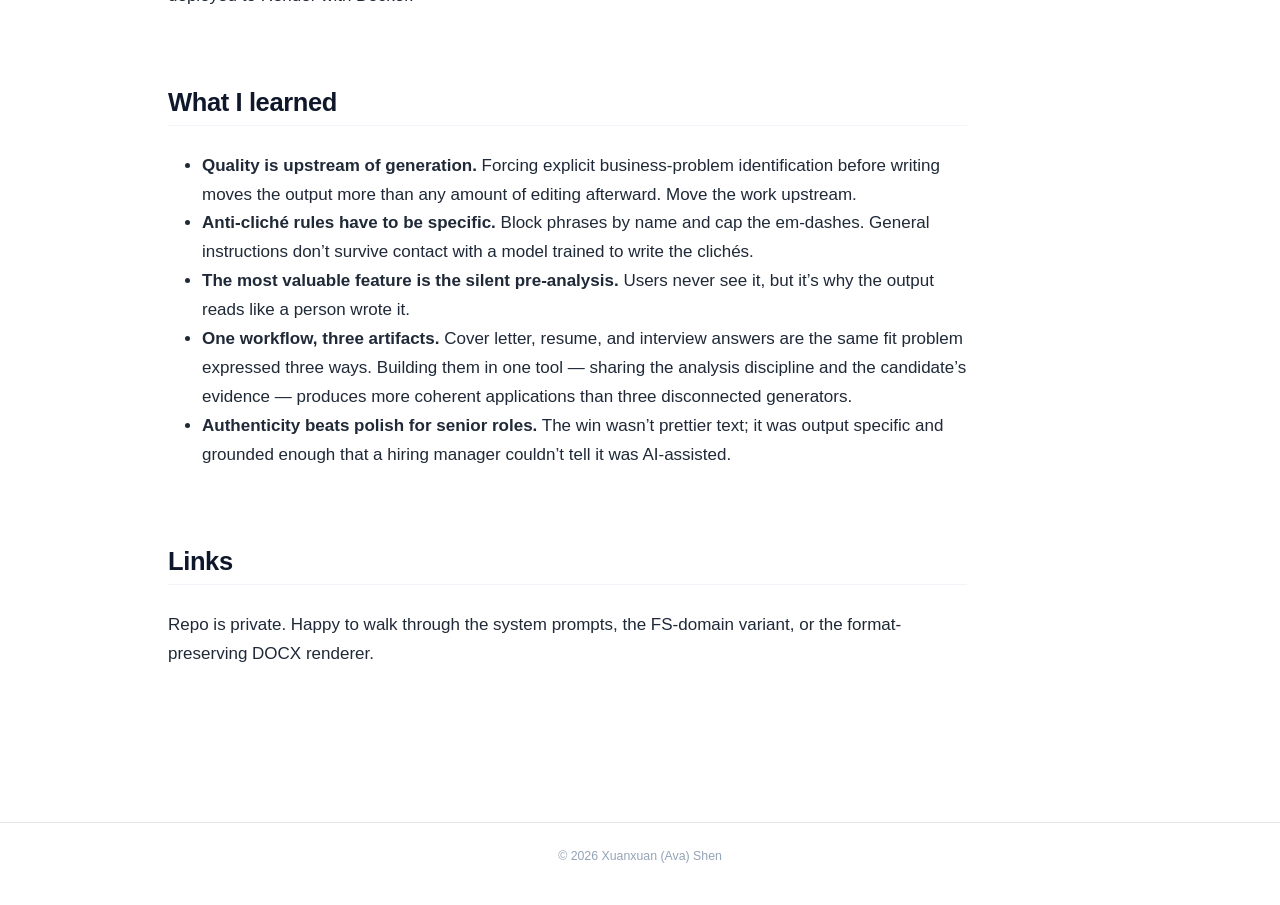
<file: products/application-assistant.html>
<!DOCTYPE html>
<html xmlns="http://www.w3.org/1999/xhtml" lang="en" xml:lang="en"><head>

<meta charset="utf-8">
<meta name="generator" content="quarto-1.9.38">

<meta name="viewport" content="width=device-width, initial-scale=1.0, user-scalable=yes">

<meta name="dcterms.date" content="2026-06-11">

<title>Application Assistant – Xuanxuan (Ava) Shen</title>
<style>
/* Default styles provided by pandoc.
** See https://pandoc.org/MANUAL.html#variables-for-html for config info.
*/
code{white-space: pre-wrap;}
span.smallcaps{font-variant: small-caps;}
div.columns{display: flex; gap: min(4vw, 1.5em);}
div.column{flex: auto; overflow-x: auto;}
div.hanging-indent{margin-left: 1.5em; text-indent: -1.5em;}
ul.task-list{list-style: none;}
ul.task-list li input[type="checkbox"] {
  width: 0.8em;
  margin: 0 0.8em 0.2em -1em; /* quarto-specific, see https://github.com/quarto-dev/quarto-cli/issues/4556 */ 
  vertical-align: middle;
}
</style>


<script src="../site_libs/quarto-nav/quarto-nav.js"></script>
<script src="../site_libs/quarto-nav/headroom.min.js"></script>
<script src="../site_libs/clipboard/clipboard.min.js"></script>
<script src="../site_libs/quarto-search/autocomplete.umd.js"></script>
<script src="../site_libs/quarto-search/fuse.min.js"></script>
<script src="../site_libs/quarto-search/quarto-search.js"></script>
<meta name="quarto:offset" content="../">
<script src="../site_libs/quarto-html/quarto.js" type="module"></script>
<script src="../site_libs/quarto-html/tabsets/tabsets.js" type="module"></script>
<script src="../site_libs/quarto-html/popper.min.js"></script>
<script src="../site_libs/quarto-html/tippy.umd.min.js"></script>
<script src="../site_libs/quarto-html/anchor.min.js"></script>
<link href="../site_libs/quarto-html/tippy.css" rel="stylesheet">
<link href="../site_libs/quarto-html/quarto-syntax-highlighting-15634bcf2e68342d4ad2dfa704d543f6.css" rel="stylesheet" id="quarto-text-highlighting-styles">
<script src="../site_libs/bootstrap/bootstrap.min.js"></script>
<link href="../site_libs/bootstrap/bootstrap-icons.css" rel="stylesheet">
<link href="../site_libs/bootstrap/bootstrap-21dfb6f5b24708782b3851273225b992.min.css" rel="stylesheet" append-hash="true" id="quarto-bootstrap" data-mode="light">
<script id="quarto-search-options" type="application/json">{
  "location": "navbar",
  "copy-button": false,
  "collapse-after": 3,
  "panel-placement": "end",
  "type": "overlay",
  "limit": 50,
  "keyboard-shortcut": [
    "f",
    "/",
    "s"
  ],
  "show-item-context": false,
  "language": {
    "search-no-results-text": "No results",
    "search-matching-documents-text": "matching documents",
    "search-copy-link-title": "Copy link to search",
    "search-hide-matches-text": "Hide additional matches",
    "search-more-match-text": "more match in this document",
    "search-more-matches-text": "more matches in this document",
    "search-clear-button-title": "Clear",
    "search-text-placeholder": "",
    "search-detached-cancel-button-title": "Cancel",
    "search-submit-button-title": "Submit",
    "search-label": "Search"
  }
}</script>
<style>html{ scroll-behavior: smooth; }</style>


<link rel="stylesheet" href="../styles.css">
</head>

<body class="nav-fixed quarto-light">

<div id="quarto-search-results"></div>
  <header id="quarto-header" class="headroom fixed-top">
    <nav class="navbar navbar-expand-lg " data-bs-theme="dark">
      <div class="navbar-container container-fluid">
      <div class="navbar-brand-container mx-auto">
    <a class="navbar-brand" href="../index.html">
    <span class="navbar-title">Xuanxuan (Ava) Shen</span>
    </a>
  </div>
            <div id="quarto-search" class="" title="Search"></div>
          <button class="navbar-toggler" type="button" data-bs-toggle="collapse" data-bs-target="#navbarCollapse" aria-controls="navbarCollapse" role="menu" aria-expanded="false" aria-label="Toggle navigation" onclick="if (window.quartoToggleHeadroom) { window.quartoToggleHeadroom(); }">
  <span class="navbar-toggler-icon"></span>
</button>
          <div class="collapse navbar-collapse" id="navbarCollapse">
            <ul class="navbar-nav navbar-nav-scroll me-auto">
  <li class="nav-item">
    <a class="nav-link" href="../index.html"> 
<span class="menu-text">Home</span></a>
  </li>  
  <li class="nav-item">
    <a class="nav-link" href="../products/index.html"> 
<span class="menu-text">Products</span></a>
  </li>  
  <li class="nav-item">
    <a class="nav-link" href="../analyses/index.html"> 
<span class="menu-text">Analyses</span></a>
  </li>  
  <li class="nav-item">
    <a class="nav-link" href="../about.html"> 
<span class="menu-text">About</span></a>
  </li>  
</ul>
            <ul class="navbar-nav navbar-nav-scroll ms-auto">
  <li class="nav-item compact">
    <a class="nav-link" href="https://github.com/shenxuan752"> <i class="bi bi-github" role="img">
</i> 
<span class="menu-text"></span></a>
  </li>  
  <li class="nav-item compact">
    <a class="nav-link" href="https://www.linkedin.com/in/xuanxuan-shen-321a54128/"> <i class="bi bi-linkedin" role="img">
</i> 
<span class="menu-text"></span></a>
  </li>  
  <li class="nav-item compact">
    <a class="nav-link" href="mailto:xxshen752@gmail.com"> <i class="bi bi-envelope" role="img">
</i> 
<span class="menu-text"></span></a>
  </li>  
</ul>
          </div> <!-- /navcollapse -->
            <div class="quarto-navbar-tools">
</div>
      </div> <!-- /container-fluid -->
    </nav>
</header>
<!-- content -->
<div id="quarto-content" class="quarto-container page-columns page-rows-contents page-layout-article page-navbar">
<!-- sidebar -->
<!-- margin-sidebar -->
    <div id="quarto-margin-sidebar" class="sidebar margin-sidebar">
        <nav id="TOC" role="doc-toc" class="toc-active">
    <h2 id="toc-title">On this page</h2>
   
  <ul>
  <li><a href="#one-line-summary" id="toc-one-line-summary" class="nav-link active" data-scroll-target="#one-line-summary">One-line summary</a></li>
  <li><a href="#why-i-built-this" id="toc-why-i-built-this" class="nav-link" data-scroll-target="#why-i-built-this">Why I built this</a></li>
  <li><a href="#what-i-built" id="toc-what-i-built" class="nav-link" data-scroll-target="#what-i-built">What I built</a>
  <ul class="collapse">
  <li><a href="#cover-letter" id="toc-cover-letter" class="nav-link" data-scroll-target="#cover-letter">✉ Cover Letter</a></li>
  <li><a href="#resume-tailor" id="toc-resume-tailor" class="nav-link" data-scroll-target="#resume-tailor">📄 Resume Tailor</a></li>
  <li><a href="#why-questions" id="toc-why-questions" class="nav-link" data-scroll-target="#why-questions">💬 Why Questions</a></li>
  </ul></li>
  <li><a href="#how-it-works" id="toc-how-it-works" class="nav-link" data-scroll-target="#how-it-works">How it works</a></li>
  <li><a href="#my-role" id="toc-my-role" class="nav-link" data-scroll-target="#my-role">My role</a></li>
  <li><a href="#what-i-learned" id="toc-what-i-learned" class="nav-link" data-scroll-target="#what-i-learned">What I learned</a></li>
  <li><a href="#links" id="toc-links" class="nav-link" data-scroll-target="#links">Links</a></li>
  </ul>
</nav>
    </div>
<!-- main -->
<main class="content" id="quarto-document-content">

<header id="title-block-header" class="quarto-title-block default">
<div class="quarto-title">
<h1 class="title">Application Assistant</h1>
<p class="subtitle lead">A three-mode job-application workbench — tailored cover letters, JD-aligned resumes, and grounded ‘why’ interview answers — all built to read like a person, not a generator.</p>
  <div class="quarto-categories">
    <div class="quarto-category">AI Agents</div>
    <div class="quarto-category">Workflow Tool</div>
    <div class="quarto-category">Anthropic Claude</div>
    <div class="quarto-category">Productivity Systems</div>
  </div>
  </div>



<div class="quarto-title-meta">

    
    <div>
    <div class="quarto-title-meta-heading">Published</div>
    <div class="quarto-title-meta-contents">
      <p class="date">June 11, 2026</p>
    </div>
  </div>
  
    
  </div>
  


</header>


<div class="section-intro">
<p><strong>Type:</strong> Product · <strong>Domain:</strong> Job-application workflow / candidate-role fit <strong>Stack:</strong> Python · Flask · Anthropic Claude API (Opus 4.8) · OpenAI (GPT-4.1 + transcription) · pdfplumber · python-docx · Docker · Render <strong>Status:</strong> Deployed web app (<a href="https://cover-letter-assistant.onrender.com">cover-letter-assistant.onrender.com</a>) · <strong>Role:</strong> Sole builder</p>
</div>
<section id="one-line-summary" class="level2">
<h2 class="anchored" data-anchor-id="one-line-summary">One-line summary</h2>
<p>A Flask web app with three modes that share one principle: do the analytical work <em>before</em> writing. It tailors cover letters, rebuilds a resume against a specific JD, and prepares grounded “why this company / why this role / why me” interview answers — each engineered to demonstrate fit rather than gesture at it, and to read like a person rather than an obviously-generated draft.</p>
</section>
<section id="why-i-built-this" class="level2">
<h2 class="anchored" data-anchor-id="why-i-built-this">Why I built this</h2>
<p>Generic AI application tools write the way AI tools write. Abstract phrasing, endless em-dashes, openings that could apply to any company, sentences that stack three “intersection of X / Y / Z” clauses. The output looks polished and reads as obviously generated — exactly the wrong signal for senior roles.</p>
<p>The problem isn’t the writing step. It’s the thinking step. Most tools jump straight from “JD + resume” to “write,” which forces the model to invent fit on the fly. The result gestures at fit instead of proving it.</p>
<p>What started as a cover-letter tool grew into the whole front half of an application: the cover letter, the resume that goes with it, and the interview answers that follow. The same discipline runs through all three — identify the role’s actual problems, match them to real evidence, decide a central story, then write and strip everything that doesn’t serve it.</p>
</section>
<section id="what-i-built" class="level2">
<h2 class="anchored" data-anchor-id="what-i-built">What I built</h2>
<p>A single Flask app with a header mode toggle across three workflows:</p>
<section id="cover-letter" class="level3">
<h3 class="anchored" data-anchor-id="cover-letter">✉ Cover Letter</h3>
<ul>
<li>Accepts a JD (paste or URL) and a resume upload (PDF via pdfplumber, DOCX via python-docx).</li>
<li>Calls Claude with a structured system prompt that forces silent pre-writing analysis — identify the role’s 2–3 biggest business problems, pick the matching resume evidence, decide a one-sentence central story — <em>then</em> writes.</li>
<li>Returns a standard business-letter cover letter under explicit anti-cliché constraints: name the company in the opening, no “I am excited to apply,” at most one em-dash in the whole letter, a hard blocklist of phrases like “sits at the intersection,” “at scale,” “growth enablement.”</li>
<li>Has a financial-services / credit-risk variant that frames technical work as evidence of business judgment, not as the main story.</li>
<li>Per-paragraph refine: re-run any single paragraph without regenerating the whole letter.</li>
</ul>
</section>
<section id="resume-tailor" class="level3">
<h3 class="anchored" data-anchor-id="resume-tailor">📄 Resume Tailor</h3>
<ul>
<li>Classifies the role from the JD (PM / AI-ML PM / Fintech PM / Data Science / Strategy-Ops / Hybrid).</li>
<li>Selects the strongest, <strong>non-overlapping</strong> bullets from three baked-in master resumes (PM, Fintech/DS-modeling, Strategy-Ops).</li>
<li>Rewrites the selected bullets for clarity and JD alignment with a strict no-fabrication rule.</li>
<li>Renders the result into a DOCX template that preserves the original formatting — swapping the summary paragraph and the fixed company bullet groups in place — and downloads a one-page file named <code>AvaShen_[Company]_[Role]_[Date].docx</code>.</li>
<li>Chat-refine loop for iterating on the tailored resume.</li>
</ul>
</section>
<section id="why-questions" class="level3">
<h3 class="anchored" data-anchor-id="why-questions">💬 Why Questions</h3>
<ul>
<li>Generates grounded answers to the questions that decide interviews: <em>why this company</em>, <em>why this role</em>, <em>why me</em>, and <em>“what product are you most proud of building?”</em></li>
<li>Uses web search to pull real, current company facts before answering — no flattery, no invented detail.</li>
<li>Returns each answer in four registers (interview / recruiter / written / sharper), plus company research, memorizable talking points, an anti-generic audit of specificity and tone, and coaching notes on what to personalize or confirm.</li>
<li>Own refine loop that keeps facts grounded in existing sources and preserves an authentic voice rather than inflating the story.</li>
</ul>
<p>Supporting pieces: voice dictation (OpenAI transcription) so logging notes has zero friction, and a regenerable portfolio-of-products reference the model draws on. Deploys to Render via Dockerfile + render.yaml.</p>
</section>
</section>
<section id="how-it-works" class="level2">
<h2 class="anchored" data-anchor-id="how-it-works">How it works</h2>
<p>The engineering lives in the prompts and the structure around them:</p>
<ol type="1">
<li><strong>Analysis before generation.</strong> Every mode forces explicit, silent identification of the role’s real problems and the candidate’s strongest matching evidence before a single sentence is written. This changes the output more than any post-hoc editing prompt.</li>
<li><strong>Anti-cliché rules are enumerated, not vague.</strong> “Avoid clichés” does nothing; the model is trained to write them. A named blocklist plus a one-em-dash hard limit does.</li>
<li><strong>No fabrication, ever.</strong> Resume Tailor only rewrites existing evidence; Why Questions only states company facts it can ground in a real source. Authenticity is a hard constraint, not a style note.</li>
<li><strong>Format-preserving DOCX rendering.</strong> Rather than generating a document from scratch, the resume renderer edits a template in place — swapping specific paragraphs and bullet groups — so the output keeps professional formatting and stays one page.</li>
<li><strong>Structured outputs and refine loops.</strong> Each mode returns structured content and supports targeted refinement (a single paragraph, a single answer) without regenerating everything.</li>
</ol>
</section>
<section id="my-role" class="level2">
<h2 class="anchored" data-anchor-id="my-role">My role</h2>
<p>Sole builder. The Flask, parsing, and DOCX layers were straightforward; the prompts and the analytical scaffolding were the real work — tuning each constraint, testing across JD types (consulting, fintech, risk, generic SaaS), and removing the specific failure modes I kept seeing. Built with Claude Code and deployed to Render with Docker.</p>
</section>
<section id="what-i-learned" class="level2">
<h2 class="anchored" data-anchor-id="what-i-learned">What I learned</h2>
<ul>
<li><strong>Quality is upstream of generation.</strong> Forcing explicit business-problem identification before writing moves the output more than any amount of editing afterward. Move the work upstream.</li>
<li><strong>Anti-cliché rules have to be specific.</strong> Block phrases by name and cap the em-dashes. General instructions don’t survive contact with a model trained to write the clichés.</li>
<li><strong>The most valuable feature is the silent pre-analysis.</strong> Users never see it, but it’s why the output reads like a person wrote it.</li>
<li><strong>One workflow, three artifacts.</strong> Cover letter, resume, and interview answers are the same fit problem expressed three ways. Building them in one tool — sharing the analysis discipline and the candidate’s evidence — produces more coherent applications than three disconnected generators.</li>
<li><strong>Authenticity beats polish for senior roles.</strong> The win wasn’t prettier text; it was output specific and grounded enough that a hiring manager couldn’t tell it was AI-assisted.</li>
</ul>
</section>
<section id="links" class="level2">
<h2 class="anchored" data-anchor-id="links">Links</h2>
<p>Repo is private. Happy to walk through the system prompts, the FS-domain variant, or the format-preserving DOCX renderer.</p>


</section>

</main> <!-- /main -->
<script id="quarto-html-after-body" type="application/javascript">
  window.document.addEventListener("DOMContentLoaded", function (event) {
    const icon = "";
    const anchorJS = new window.AnchorJS();
    anchorJS.options = {
      placement: 'right',
      icon: icon
    };
    anchorJS.add('.anchored');
    const isCodeAnnotation = (el) => {
      for (const clz of el.classList) {
        if (clz.startsWith('code-annotation-')) {                     
          return true;
        }
      }
      return false;
    }
    const onCopySuccess = function(e) {
      // button target
      const button = e.trigger;
      // don't keep focus
      button.blur();
      // flash "checked"
      button.classList.add('code-copy-button-checked');
      var currentTitle = button.getAttribute("title");
      button.setAttribute("title", "Copied!");
      let tooltip;
      if (window.bootstrap) {
        button.setAttribute("data-bs-toggle", "tooltip");
        button.setAttribute("data-bs-placement", "left");
        button.setAttribute("data-bs-title", "Copied!");
        tooltip = new bootstrap.Tooltip(button, 
          { trigger: "manual", 
            customClass: "code-copy-button-tooltip",
            offset: [0, -8]});
        tooltip.show();    
      }
      setTimeout(function() {
        if (tooltip) {
          tooltip.hide();
          button.removeAttribute("data-bs-title");
          button.removeAttribute("data-bs-toggle");
          button.removeAttribute("data-bs-placement");
        }
        button.setAttribute("title", currentTitle);
        button.classList.remove('code-copy-button-checked');
      }, 1000);
      // clear code selection
      e.clearSelection();
    }
    const getTextToCopy = function(trigger) {
      const outerScaffold = trigger.parentElement.cloneNode(true);
      const codeEl = outerScaffold.querySelector('code');
      for (const childEl of codeEl.children) {
        if (isCodeAnnotation(childEl)) {
          childEl.remove();
        }
      }
      return codeEl.innerText;
    }
    const clipboard = new window.ClipboardJS('.code-copy-button:not([data-in-quarto-modal])', {
      text: getTextToCopy
    });
    clipboard.on('success', onCopySuccess);
    if (window.document.getElementById('quarto-embedded-source-code-modal')) {
      const clipboardModal = new window.ClipboardJS('.code-copy-button[data-in-quarto-modal]', {
        text: getTextToCopy,
        container: window.document.getElementById('quarto-embedded-source-code-modal')
      });
      clipboardModal.on('success', onCopySuccess);
    }
      var localhostRegex = new RegExp(/^(?:http|https):\/\/localhost\:?[0-9]*\//);
      var mailtoRegex = new RegExp(/^mailto:/);
        var filterRegex = new RegExp("https:\/\/shenxuan752\.github\.io\/");
      var isInternal = (href) => {
          return filterRegex.test(href) || localhostRegex.test(href) || mailtoRegex.test(href);
      }
      // Inspect non-navigation links and adorn them if external
     var links = window.document.querySelectorAll('a[href]:not(.nav-link):not(.navbar-brand):not(.toc-action):not(.sidebar-link):not(.sidebar-item-toggle):not(.pagination-link):not(.no-external):not([aria-hidden]):not(.dropdown-item):not(.quarto-navigation-tool):not(.about-link)');
      for (var i=0; i<links.length; i++) {
        const link = links[i];
        if (!isInternal(link.href)) {
          // undo the damage that might have been done by quarto-nav.js in the case of
          // links that we want to consider external
          if (link.dataset.originalHref !== undefined) {
            link.href = link.dataset.originalHref;
          }
        }
      }
    function tippyHover(el, contentFn, onTriggerFn, onUntriggerFn) {
      const config = {
        allowHTML: true,
        maxWidth: 500,
        delay: 100,
        arrow: false,
        appendTo: function(el) {
            return el.parentElement;
        },
        interactive: true,
        interactiveBorder: 10,
        theme: 'quarto',
        placement: 'bottom-start',
      };
      if (contentFn) {
        config.content = contentFn;
      }
      if (onTriggerFn) {
        config.onTrigger = onTriggerFn;
      }
      if (onUntriggerFn) {
        config.onUntrigger = onUntriggerFn;
      }
      window.tippy(el, config); 
    }
    const noterefs = window.document.querySelectorAll('a[role="doc-noteref"]');
    for (var i=0; i<noterefs.length; i++) {
      const ref = noterefs[i];
      tippyHover(ref, function() {
        // use id or data attribute instead here
        let href = ref.getAttribute('data-footnote-href') || ref.getAttribute('href');
        try { href = new URL(href).hash; } catch {}
        const id = href.replace(/^#\/?/, "");
        const note = window.document.getElementById(id);
        if (note) {
          return note.innerHTML;
        } else {
          return "";
        }
      });
    }
    const xrefs = window.document.querySelectorAll('a.quarto-xref');
    const processXRef = (id, note) => {
      // Strip column container classes
      const stripColumnClz = (el) => {
        el.classList.remove("page-full", "page-columns");
        if (el.children) {
          for (const child of el.children) {
            stripColumnClz(child);
          }
        }
      }
      stripColumnClz(note)
      if (id === null || id.startsWith('sec-')) {
        // Special case sections, only their first couple elements
        const container = document.createElement("div");
        if (note.children && note.children.length > 2) {
          container.appendChild(note.children[0].cloneNode(true));
          for (let i = 1; i < note.children.length; i++) {
            const child = note.children[i];
            if (child.tagName === "P" && child.innerText === "") {
              continue;
            } else {
              container.appendChild(child.cloneNode(true));
              break;
            }
          }
          if (window.Quarto?.typesetMath) {
            window.Quarto.typesetMath(container);
          }
          return container.innerHTML
        } else {
          if (window.Quarto?.typesetMath) {
            window.Quarto.typesetMath(note);
          }
          return note.innerHTML;
        }
      } else {
        // Remove any anchor links if they are present
        const anchorLink = note.querySelector('a.anchorjs-link');
        if (anchorLink) {
          anchorLink.remove();
        }
        if (window.Quarto?.typesetMath) {
          window.Quarto.typesetMath(note);
        }
        if (note.classList.contains("callout")) {
          return note.outerHTML;
        } else {
          return note.innerHTML;
        }
      }
    }
    for (var i=0; i<xrefs.length; i++) {
      const xref = xrefs[i];
      tippyHover(xref, undefined, function(instance) {
        instance.disable();
        let url = xref.getAttribute('href');
        let hash = undefined; 
        if (url.startsWith('#')) {
          hash = url;
        } else {
          try { hash = new URL(url).hash; } catch {}
        }
        if (hash) {
          const id = hash.replace(/^#\/?/, "");
          const note = window.document.getElementById(id);
          if (note !== null) {
            try {
              const html = processXRef(id, note.cloneNode(true));
              instance.setContent(html);
            } finally {
              instance.enable();
              instance.show();
            }
          } else {
            // See if we can fetch this
            fetch(url.split('#')[0])
            .then(res => res.text())
            .then(html => {
              const parser = new DOMParser();
              const htmlDoc = parser.parseFromString(html, "text/html");
              const note = htmlDoc.getElementById(id);
              if (note !== null) {
                const html = processXRef(id, note);
                instance.setContent(html);
              } 
            }).finally(() => {
              instance.enable();
              instance.show();
            });
          }
        } else {
          // See if we can fetch a full url (with no hash to target)
          // This is a special case and we should probably do some content thinning / targeting
          fetch(url)
          .then(res => res.text())
          .then(html => {
            const parser = new DOMParser();
            const htmlDoc = parser.parseFromString(html, "text/html");
            const note = htmlDoc.querySelector('main.content');
            if (note !== null) {
              // This should only happen for chapter cross references
              // (since there is no id in the URL)
              // remove the first header
              if (note.children.length > 0 && note.children[0].tagName === "HEADER") {
                note.children[0].remove();
              }
              const html = processXRef(null, note);
              instance.setContent(html);
            } 
          }).finally(() => {
            instance.enable();
            instance.show();
          });
        }
      }, function(instance) {
      });
    }
        let selectedAnnoteEl;
        const selectorForAnnotation = ( cell, annotation) => {
          let cellAttr = 'data-code-cell="' + cell + '"';
          let lineAttr = 'data-code-annotation="' +  annotation + '"';
          const selector = 'span[' + cellAttr + '][' + lineAttr + ']';
          return selector;
        }
        const selectCodeLines = (annoteEl) => {
          const doc = window.document;
          const targetCell = annoteEl.getAttribute("data-target-cell");
          const targetAnnotation = annoteEl.getAttribute("data-target-annotation");
          const annoteSpan = window.document.querySelector(selectorForAnnotation(targetCell, targetAnnotation));
          const lines = annoteSpan.getAttribute("data-code-lines").split(",");
          const lineIds = lines.map((line) => {
            return targetCell + "-" + line;
          })
          let top = null;
          let height = null;
          let parent = null;
          if (lineIds.length > 0) {
              //compute the position of the single el (top and bottom and make a div)
              const el = window.document.getElementById(lineIds[0]);
              top = el.offsetTop;
              height = el.offsetHeight;
              parent = el.parentElement.parentElement;
            if (lineIds.length > 1) {
              const lastEl = window.document.getElementById(lineIds[lineIds.length - 1]);
              const bottom = lastEl.offsetTop + lastEl.offsetHeight;
              height = bottom - top;
            }
            if (top !== null && height !== null && parent !== null) {
              // cook up a div (if necessary) and position it 
              let div = window.document.getElementById("code-annotation-line-highlight");
              if (div === null) {
                div = window.document.createElement("div");
                div.setAttribute("id", "code-annotation-line-highlight");
                div.style.position = 'absolute';
                parent.appendChild(div);
              }
              div.style.top = top - 2 + "px";
              div.style.height = height + 4 + "px";
              div.style.left = 0;
              let gutterDiv = window.document.getElementById("code-annotation-line-highlight-gutter");
              if (gutterDiv === null) {
                gutterDiv = window.document.createElement("div");
                gutterDiv.setAttribute("id", "code-annotation-line-highlight-gutter");
                gutterDiv.style.position = 'absolute';
                const codeCell = window.document.getElementById(targetCell);
                const gutter = codeCell.querySelector('.code-annotation-gutter');
                gutter.appendChild(gutterDiv);
              }
              gutterDiv.style.top = top - 2 + "px";
              gutterDiv.style.height = height + 4 + "px";
            }
            selectedAnnoteEl = annoteEl;
          }
        };
        const unselectCodeLines = () => {
          const elementsIds = ["code-annotation-line-highlight", "code-annotation-line-highlight-gutter"];
          elementsIds.forEach((elId) => {
            const div = window.document.getElementById(elId);
            if (div) {
              div.remove();
            }
          });
          selectedAnnoteEl = undefined;
        };
          // Handle positioning of the toggle
      window.addEventListener(
        "resize",
        throttle(() => {
          elRect = undefined;
          if (selectedAnnoteEl) {
            selectCodeLines(selectedAnnoteEl);
          }
        }, 10)
      );
      function throttle(fn, ms) {
      let throttle = false;
      let timer;
        return (...args) => {
          if(!throttle) { // first call gets through
              fn.apply(this, args);
              throttle = true;
          } else { // all the others get throttled
              if(timer) clearTimeout(timer); // cancel #2
              timer = setTimeout(() => {
                fn.apply(this, args);
                timer = throttle = false;
              }, ms);
          }
        };
      }
        // Attach click handler to the DT
        const annoteDls = window.document.querySelectorAll('dt[data-target-cell]');
        for (const annoteDlNode of annoteDls) {
          annoteDlNode.addEventListener('click', (event) => {
            const clickedEl = event.target;
            if (clickedEl !== selectedAnnoteEl) {
              unselectCodeLines();
              const activeEl = window.document.querySelector('dt[data-target-cell].code-annotation-active');
              if (activeEl) {
                activeEl.classList.remove('code-annotation-active');
              }
              selectCodeLines(clickedEl);
              clickedEl.classList.add('code-annotation-active');
            } else {
              // Unselect the line
              unselectCodeLines();
              clickedEl.classList.remove('code-annotation-active');
            }
          });
        }
    const findCites = (el) => {
      const parentEl = el.parentElement;
      if (parentEl) {
        const cites = parentEl.dataset.cites;
        if (cites) {
          return {
            el,
            cites: cites.split(' ')
          };
        } else {
          return findCites(el.parentElement)
        }
      } else {
        return undefined;
      }
    };
    var bibliorefs = window.document.querySelectorAll('a[role="doc-biblioref"]');
    for (var i=0; i<bibliorefs.length; i++) {
      const ref = bibliorefs[i];
      const citeInfo = findCites(ref);
      if (citeInfo) {
        tippyHover(citeInfo.el, function() {
          var popup = window.document.createElement('div');
          citeInfo.cites.forEach(function(cite) {
            var citeDiv = window.document.createElement('div');
            citeDiv.classList.add('hanging-indent');
            citeDiv.classList.add('csl-entry');
            var biblioDiv = window.document.getElementById('ref-' + cite);
            if (biblioDiv) {
              citeDiv.innerHTML = biblioDiv.innerHTML;
            }
            popup.appendChild(citeDiv);
          });
          return popup.innerHTML;
        });
      }
    }
  });
  </script>
</div> <!-- /content -->
<footer class="footer">
  <div class="nav-footer">
    <div class="nav-footer-left">
      &nbsp;
    </div>   
    <div class="nav-footer-center">
<p>© 2026 Xuanxuan (Ava) Shen</p>
</div>
    <div class="nav-footer-right">
      &nbsp;
    </div>
  </div>
</footer>




<script src="../site_libs/quarto-html/zenscroll-min.js"></script>
</body></html>
</file>
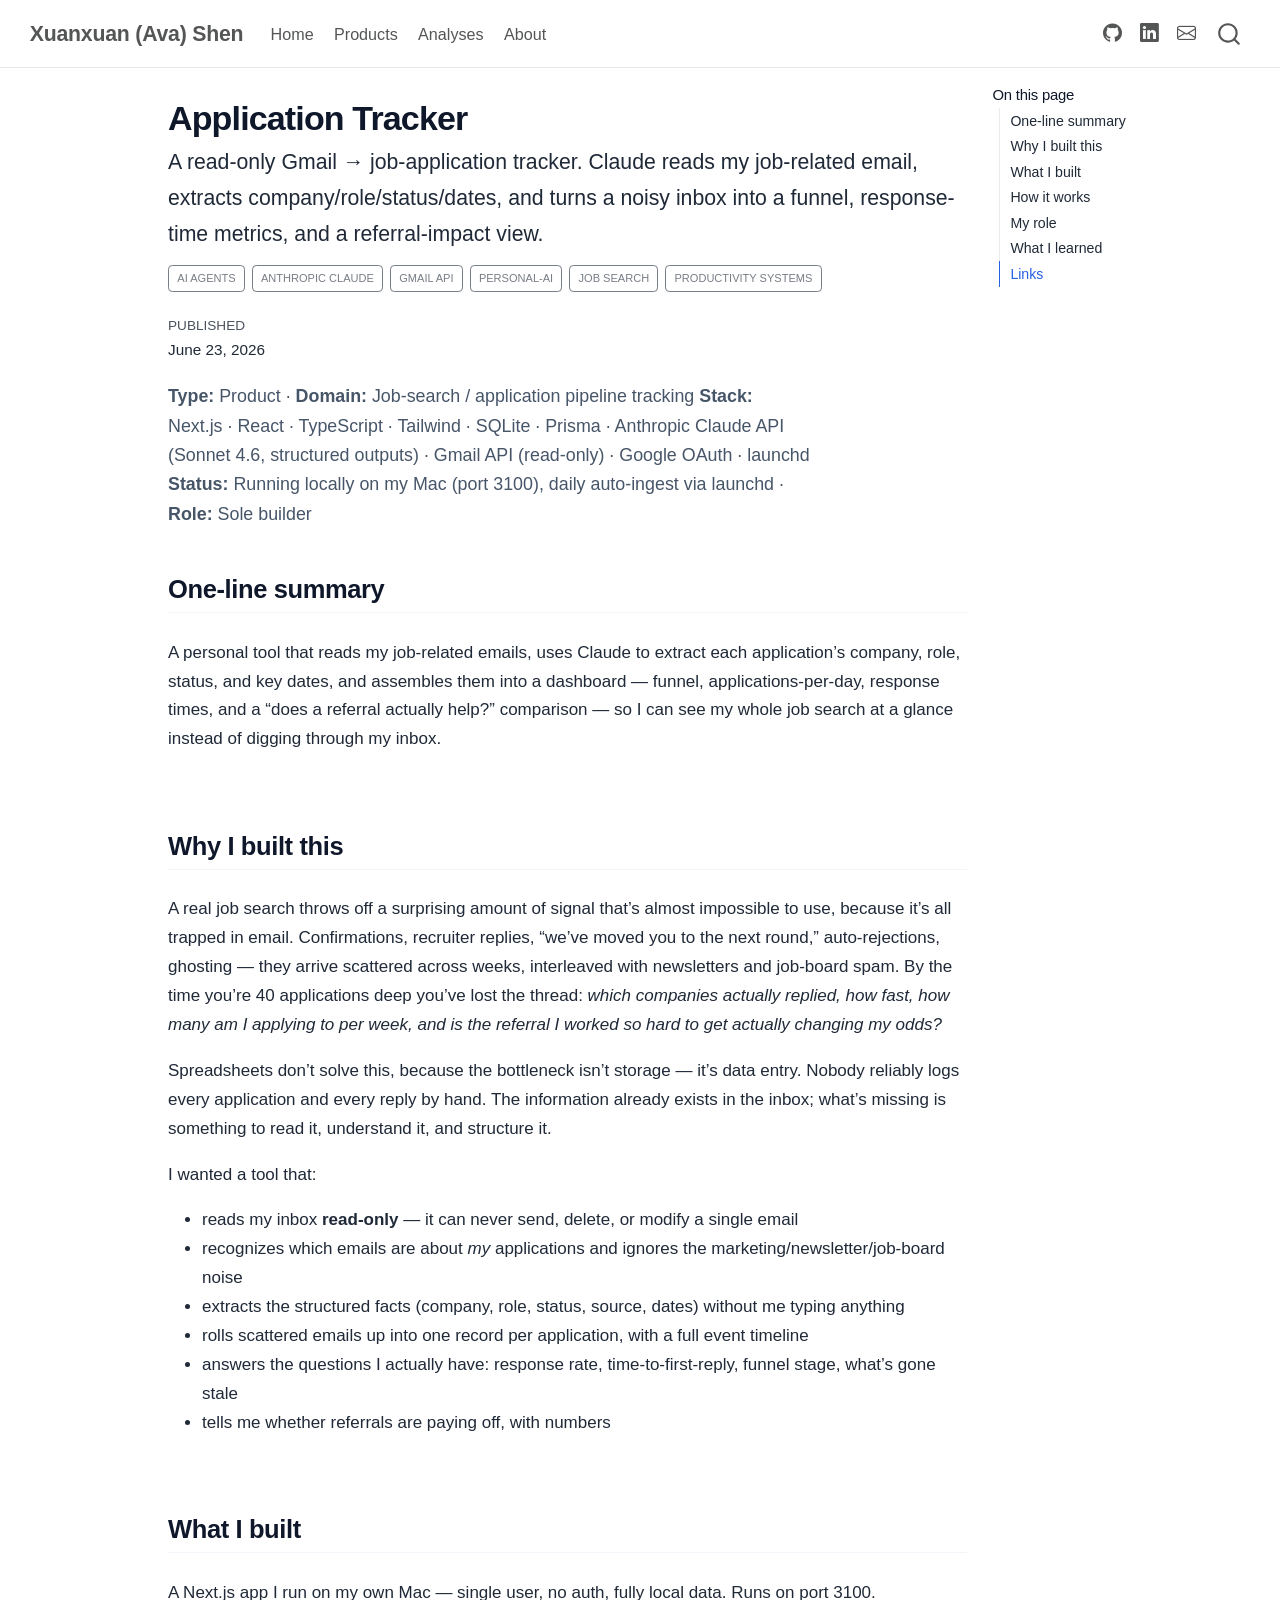
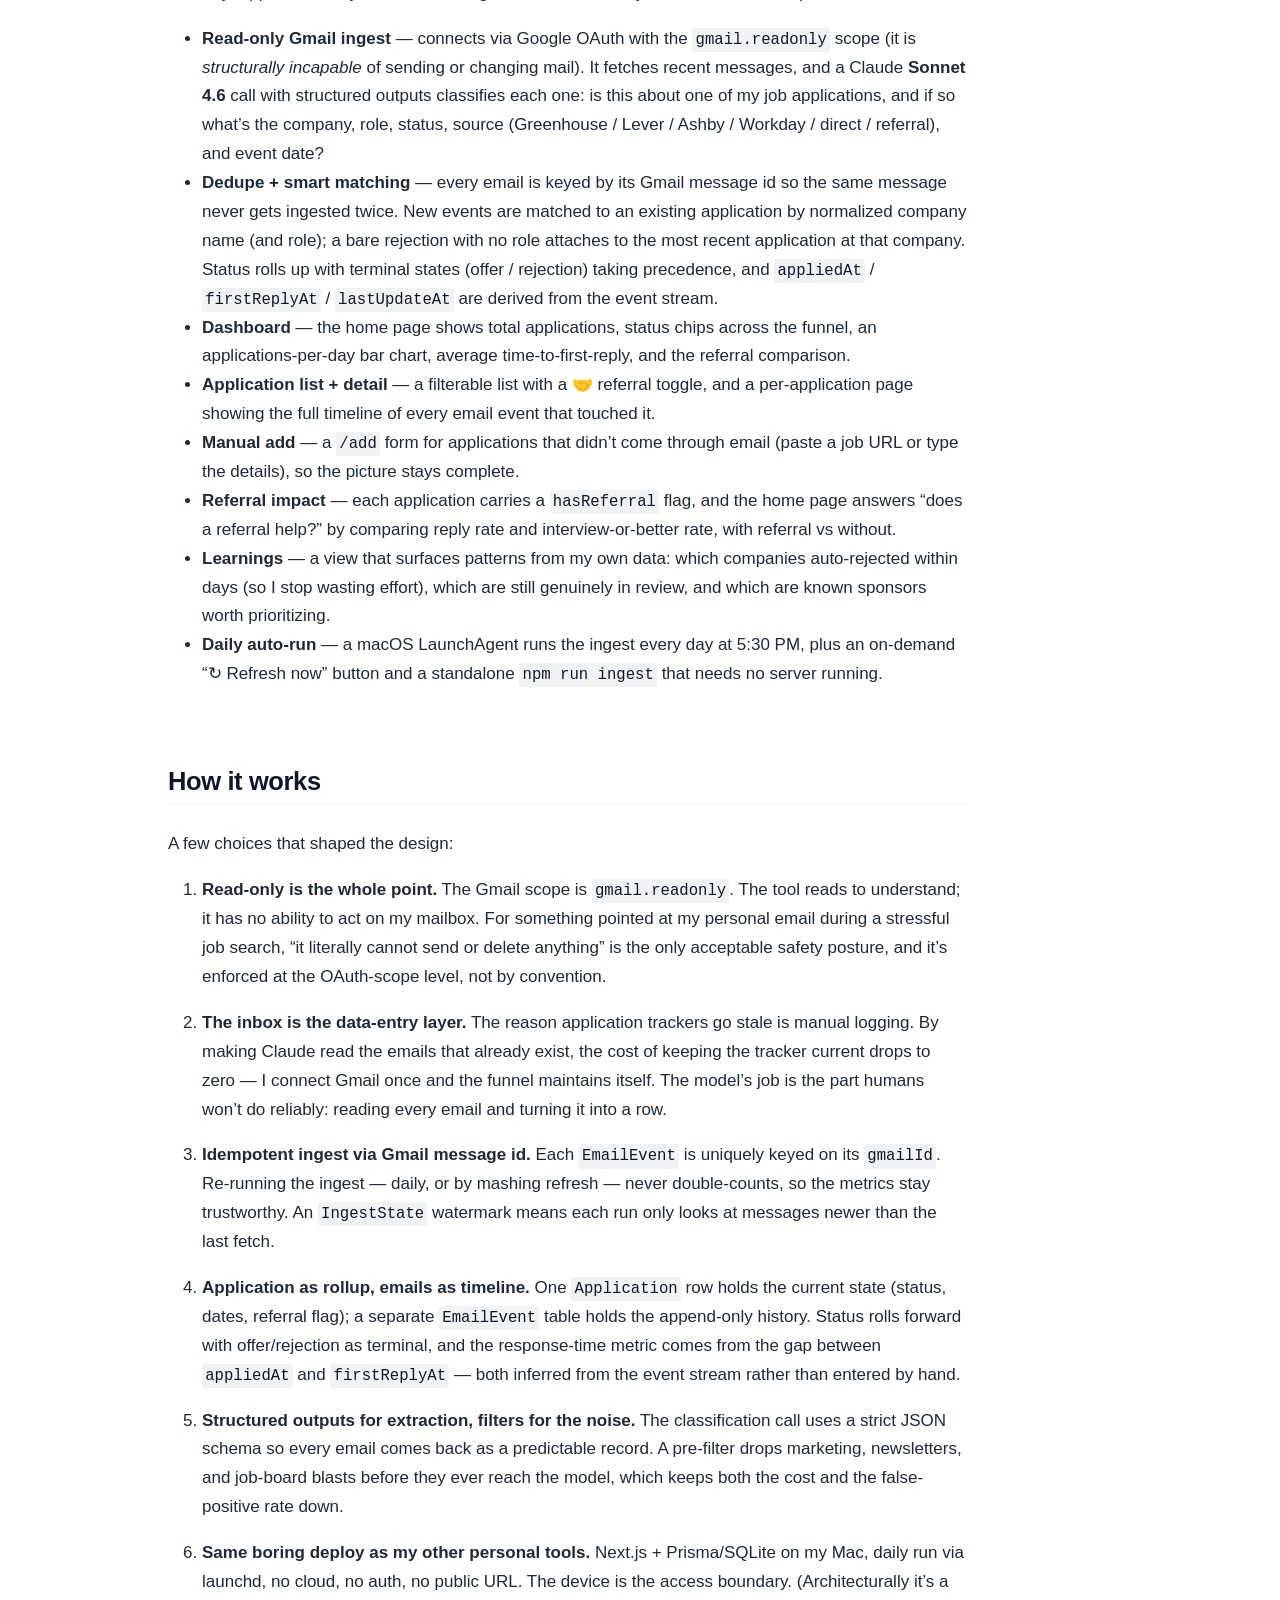
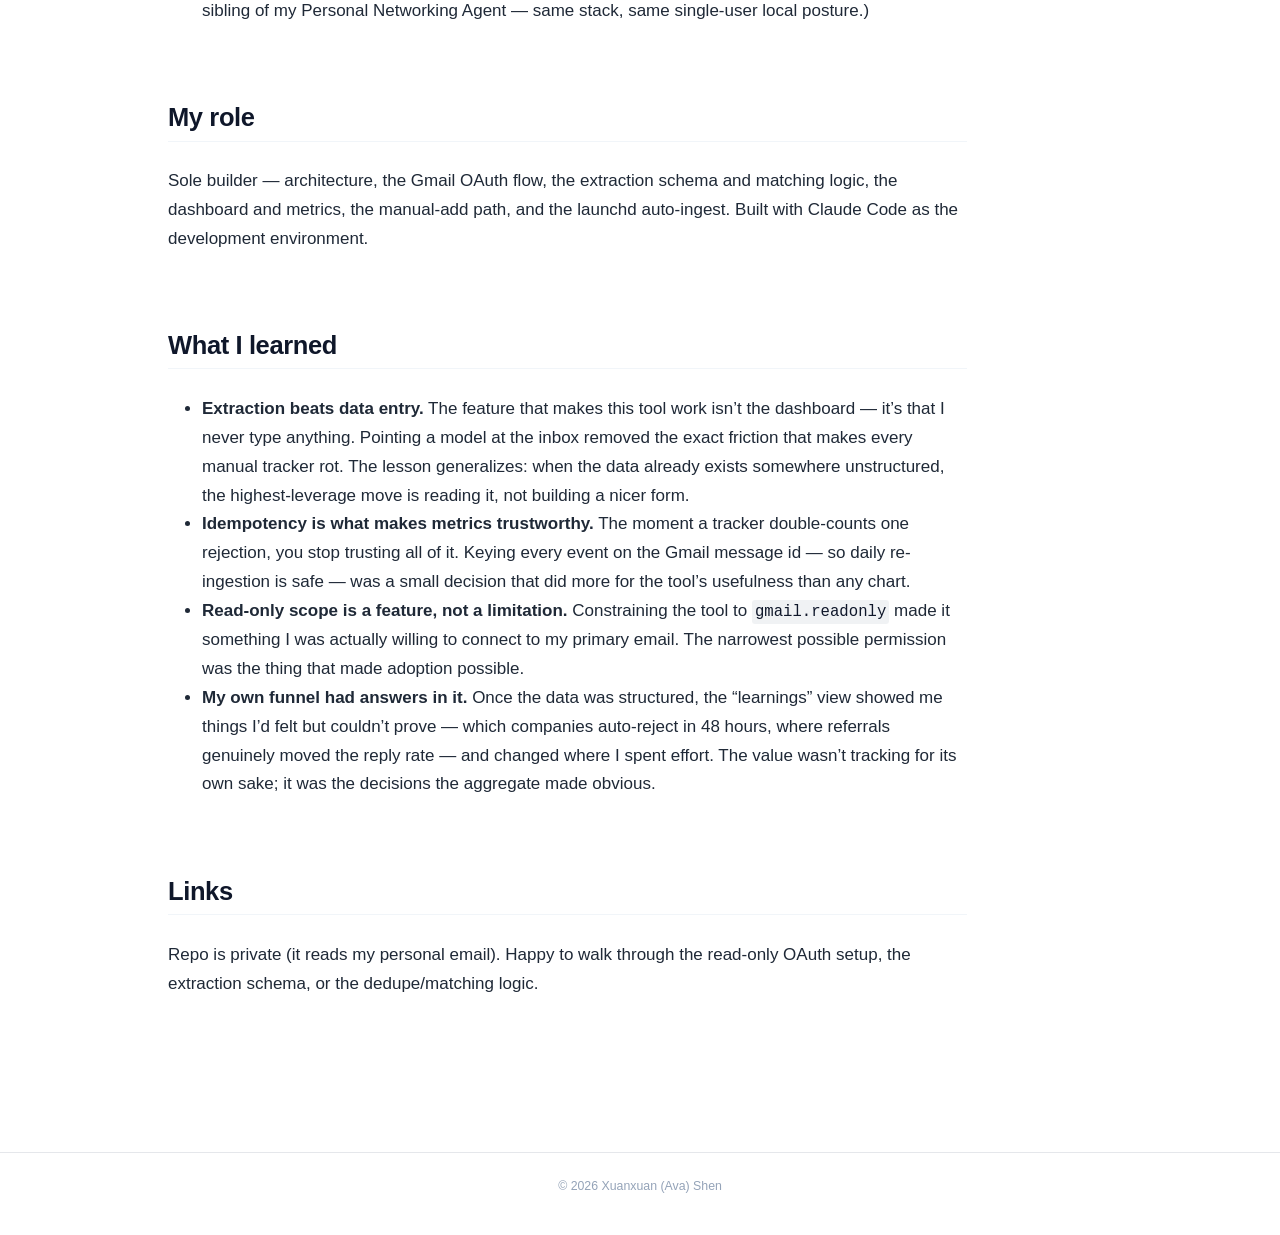
<file: products/application-tracker.html>
<!DOCTYPE html>
<html xmlns="http://www.w3.org/1999/xhtml" lang="en" xml:lang="en"><head>

<meta charset="utf-8">
<meta name="generator" content="quarto-1.9.38">

<meta name="viewport" content="width=device-width, initial-scale=1.0, user-scalable=yes">

<meta name="dcterms.date" content="2026-06-23">

<title>Application Tracker – Xuanxuan (Ava) Shen</title>
<style>
/* Default styles provided by pandoc.
** See https://pandoc.org/MANUAL.html#variables-for-html for config info.
*/
code{white-space: pre-wrap;}
span.smallcaps{font-variant: small-caps;}
div.columns{display: flex; gap: min(4vw, 1.5em);}
div.column{flex: auto; overflow-x: auto;}
div.hanging-indent{margin-left: 1.5em; text-indent: -1.5em;}
ul.task-list{list-style: none;}
ul.task-list li input[type="checkbox"] {
  width: 0.8em;
  margin: 0 0.8em 0.2em -1em; /* quarto-specific, see https://github.com/quarto-dev/quarto-cli/issues/4556 */ 
  vertical-align: middle;
}
</style>


<script src="../site_libs/quarto-nav/quarto-nav.js"></script>
<script src="../site_libs/quarto-nav/headroom.min.js"></script>
<script src="../site_libs/clipboard/clipboard.min.js"></script>
<script src="../site_libs/quarto-search/autocomplete.umd.js"></script>
<script src="../site_libs/quarto-search/fuse.min.js"></script>
<script src="../site_libs/quarto-search/quarto-search.js"></script>
<meta name="quarto:offset" content="../">
<script src="../site_libs/quarto-html/quarto.js" type="module"></script>
<script src="../site_libs/quarto-html/tabsets/tabsets.js" type="module"></script>
<script src="../site_libs/quarto-html/popper.min.js"></script>
<script src="../site_libs/quarto-html/tippy.umd.min.js"></script>
<script src="../site_libs/quarto-html/anchor.min.js"></script>
<link href="../site_libs/quarto-html/tippy.css" rel="stylesheet">
<link href="../site_libs/quarto-html/quarto-syntax-highlighting-15634bcf2e68342d4ad2dfa704d543f6.css" rel="stylesheet" id="quarto-text-highlighting-styles">
<script src="../site_libs/bootstrap/bootstrap.min.js"></script>
<link href="../site_libs/bootstrap/bootstrap-icons.css" rel="stylesheet">
<link href="../site_libs/bootstrap/bootstrap-21dfb6f5b24708782b3851273225b992.min.css" rel="stylesheet" append-hash="true" id="quarto-bootstrap" data-mode="light">
<script id="quarto-search-options" type="application/json">{
  "location": "navbar",
  "copy-button": false,
  "collapse-after": 3,
  "panel-placement": "end",
  "type": "overlay",
  "limit": 50,
  "keyboard-shortcut": [
    "f",
    "/",
    "s"
  ],
  "show-item-context": false,
  "language": {
    "search-no-results-text": "No results",
    "search-matching-documents-text": "matching documents",
    "search-copy-link-title": "Copy link to search",
    "search-hide-matches-text": "Hide additional matches",
    "search-more-match-text": "more match in this document",
    "search-more-matches-text": "more matches in this document",
    "search-clear-button-title": "Clear",
    "search-text-placeholder": "",
    "search-detached-cancel-button-title": "Cancel",
    "search-submit-button-title": "Submit",
    "search-label": "Search"
  }
}</script>
<style>html{ scroll-behavior: smooth; }</style>


<link rel="stylesheet" href="../styles.css">
</head>

<body class="nav-fixed quarto-light">

<div id="quarto-search-results"></div>
  <header id="quarto-header" class="headroom fixed-top">
    <nav class="navbar navbar-expand-lg " data-bs-theme="dark">
      <div class="navbar-container container-fluid">
      <div class="navbar-brand-container mx-auto">
    <a class="navbar-brand" href="../index.html">
    <span class="navbar-title">Xuanxuan (Ava) Shen</span>
    </a>
  </div>
            <div id="quarto-search" class="" title="Search"></div>
          <button class="navbar-toggler" type="button" data-bs-toggle="collapse" data-bs-target="#navbarCollapse" aria-controls="navbarCollapse" role="menu" aria-expanded="false" aria-label="Toggle navigation" onclick="if (window.quartoToggleHeadroom) { window.quartoToggleHeadroom(); }">
  <span class="navbar-toggler-icon"></span>
</button>
          <div class="collapse navbar-collapse" id="navbarCollapse">
            <ul class="navbar-nav navbar-nav-scroll me-auto">
  <li class="nav-item">
    <a class="nav-link" href="../index.html"> 
<span class="menu-text">Home</span></a>
  </li>  
  <li class="nav-item">
    <a class="nav-link" href="../products/index.html"> 
<span class="menu-text">Products</span></a>
  </li>  
  <li class="nav-item">
    <a class="nav-link" href="../analyses/index.html"> 
<span class="menu-text">Analyses</span></a>
  </li>  
  <li class="nav-item">
    <a class="nav-link" href="../about.html"> 
<span class="menu-text">About</span></a>
  </li>  
</ul>
            <ul class="navbar-nav navbar-nav-scroll ms-auto">
  <li class="nav-item compact">
    <a class="nav-link" href="https://github.com/shenxuan752"> <i class="bi bi-github" role="img">
</i> 
<span class="menu-text"></span></a>
  </li>  
  <li class="nav-item compact">
    <a class="nav-link" href="https://www.linkedin.com/in/xuanxuan-shen-321a54128/"> <i class="bi bi-linkedin" role="img">
</i> 
<span class="menu-text"></span></a>
  </li>  
  <li class="nav-item compact">
    <a class="nav-link" href="mailto:xxshen752@gmail.com"> <i class="bi bi-envelope" role="img">
</i> 
<span class="menu-text"></span></a>
  </li>  
</ul>
          </div> <!-- /navcollapse -->
            <div class="quarto-navbar-tools">
</div>
      </div> <!-- /container-fluid -->
    </nav>
</header>
<!-- content -->
<div id="quarto-content" class="quarto-container page-columns page-rows-contents page-layout-article page-navbar">
<!-- sidebar -->
<!-- margin-sidebar -->
    <div id="quarto-margin-sidebar" class="sidebar margin-sidebar">
        <nav id="TOC" role="doc-toc" class="toc-active">
    <h2 id="toc-title">On this page</h2>
   
  <ul>
  <li><a href="#one-line-summary" id="toc-one-line-summary" class="nav-link active" data-scroll-target="#one-line-summary">One-line summary</a></li>
  <li><a href="#why-i-built-this" id="toc-why-i-built-this" class="nav-link" data-scroll-target="#why-i-built-this">Why I built this</a></li>
  <li><a href="#what-i-built" id="toc-what-i-built" class="nav-link" data-scroll-target="#what-i-built">What I built</a></li>
  <li><a href="#how-it-works" id="toc-how-it-works" class="nav-link" data-scroll-target="#how-it-works">How it works</a></li>
  <li><a href="#my-role" id="toc-my-role" class="nav-link" data-scroll-target="#my-role">My role</a></li>
  <li><a href="#what-i-learned" id="toc-what-i-learned" class="nav-link" data-scroll-target="#what-i-learned">What I learned</a></li>
  <li><a href="#links" id="toc-links" class="nav-link" data-scroll-target="#links">Links</a></li>
  </ul>
</nav>
    </div>
<!-- main -->
<main class="content" id="quarto-document-content">

<header id="title-block-header" class="quarto-title-block default">
<div class="quarto-title">
<h1 class="title">Application Tracker</h1>
<p class="subtitle lead">A read-only Gmail → job-application tracker. Claude reads my job-related email, extracts company/role/status/dates, and turns a noisy inbox into a funnel, response-time metrics, and a referral-impact view.</p>
  <div class="quarto-categories">
    <div class="quarto-category">AI Agents</div>
    <div class="quarto-category">Anthropic Claude</div>
    <div class="quarto-category">Gmail API</div>
    <div class="quarto-category">Personal-AI</div>
    <div class="quarto-category">Job Search</div>
    <div class="quarto-category">Productivity Systems</div>
  </div>
  </div>



<div class="quarto-title-meta">

    
    <div>
    <div class="quarto-title-meta-heading">Published</div>
    <div class="quarto-title-meta-contents">
      <p class="date">June 23, 2026</p>
    </div>
  </div>
  
    
  </div>
  


</header>


<div class="section-intro">
<p><strong>Type:</strong> Product · <strong>Domain:</strong> Job-search / application pipeline tracking <strong>Stack:</strong> Next.js · React · TypeScript · Tailwind · SQLite · Prisma · Anthropic Claude API (Sonnet 4.6, structured outputs) · Gmail API (read-only) · Google OAuth · launchd <strong>Status:</strong> Running locally on my Mac (port 3100), daily auto-ingest via launchd · <strong>Role:</strong> Sole builder</p>
</div>
<section id="one-line-summary" class="level2">
<h2 class="anchored" data-anchor-id="one-line-summary">One-line summary</h2>
<p>A personal tool that reads my job-related emails, uses Claude to extract each application’s company, role, status, and key dates, and assembles them into a dashboard — funnel, applications-per-day, response times, and a “does a referral actually help?” comparison — so I can see my whole job search at a glance instead of digging through my inbox.</p>
</section>
<section id="why-i-built-this" class="level2">
<h2 class="anchored" data-anchor-id="why-i-built-this">Why I built this</h2>
<p>A real job search throws off a surprising amount of signal that’s almost impossible to use, because it’s all trapped in email. Confirmations, recruiter replies, “we’ve moved you to the next round,” auto-rejections, ghosting — they arrive scattered across weeks, interleaved with newsletters and job-board spam. By the time you’re 40 applications deep you’ve lost the thread: <em>which companies actually replied, how fast, how many am I applying to per week, and is the referral I worked so hard to get actually changing my odds?</em></p>
<p>Spreadsheets don’t solve this, because the bottleneck isn’t storage — it’s data entry. Nobody reliably logs every application and every reply by hand. The information already exists in the inbox; what’s missing is something to read it, understand it, and structure it.</p>
<p>I wanted a tool that:</p>
<ul>
<li>reads my inbox <strong>read-only</strong> — it can never send, delete, or modify a single email</li>
<li>recognizes which emails are about <em>my</em> applications and ignores the marketing/newsletter/job-board noise</li>
<li>extracts the structured facts (company, role, status, source, dates) without me typing anything</li>
<li>rolls scattered emails up into one record per application, with a full event timeline</li>
<li>answers the questions I actually have: response rate, time-to-first-reply, funnel stage, what’s gone stale</li>
<li>tells me whether referrals are paying off, with numbers</li>
</ul>
</section>
<section id="what-i-built" class="level2">
<h2 class="anchored" data-anchor-id="what-i-built">What I built</h2>
<p>A Next.js app I run on my own Mac — single user, no auth, fully local data. Runs on port 3100.</p>
<ul>
<li><strong>Read-only Gmail ingest</strong> — connects via Google OAuth with the <code>gmail.readonly</code> scope (it is <em>structurally incapable</em> of sending or changing mail). It fetches recent messages, and a Claude <strong>Sonnet 4.6</strong> call with structured outputs classifies each one: is this about one of my job applications, and if so what’s the company, role, status, source (Greenhouse / Lever / Ashby / Workday / direct / referral), and event date?</li>
<li><strong>Dedupe + smart matching</strong> — every email is keyed by its Gmail message id so the same message never gets ingested twice. New events are matched to an existing application by normalized company name (and role); a bare rejection with no role attaches to the most recent application at that company. Status rolls up with terminal states (offer / rejection) taking precedence, and <code>appliedAt</code> / <code>firstReplyAt</code> / <code>lastUpdateAt</code> are derived from the event stream.</li>
<li><strong>Dashboard</strong> — the home page shows total applications, status chips across the funnel, an applications-per-day bar chart, average time-to-first-reply, and the referral comparison.</li>
<li><strong>Application list + detail</strong> — a filterable list with a 🤝 referral toggle, and a per-application page showing the full timeline of every email event that touched it.</li>
<li><strong>Manual add</strong> — a <code>/add</code> form for applications that didn’t come through email (paste a job URL or type the details), so the picture stays complete.</li>
<li><strong>Referral impact</strong> — each application carries a <code>hasReferral</code> flag, and the home page answers “does a referral help?” by comparing reply rate and interview-or-better rate, with referral vs without.</li>
<li><strong>Learnings</strong> — a view that surfaces patterns from my own data: which companies auto-rejected within days (so I stop wasting effort), which are still genuinely in review, and which are known sponsors worth prioritizing.</li>
<li><strong>Daily auto-run</strong> — a macOS LaunchAgent runs the ingest every day at 5:30 PM, plus an on-demand “↻ Refresh now” button and a standalone <code>npm run ingest</code> that needs no server running.</li>
</ul>
</section>
<section id="how-it-works" class="level2">
<h2 class="anchored" data-anchor-id="how-it-works">How it works</h2>
<p>A few choices that shaped the design:</p>
<ol type="1">
<li><p><strong>Read-only is the whole point.</strong> The Gmail scope is <code>gmail.readonly</code>. The tool reads to understand; it has no ability to act on my mailbox. For something pointed at my personal email during a stressful job search, “it literally cannot send or delete anything” is the only acceptable safety posture, and it’s enforced at the OAuth-scope level, not by convention.</p></li>
<li><p><strong>The inbox is the data-entry layer.</strong> The reason application trackers go stale is manual logging. By making Claude read the emails that already exist, the cost of keeping the tracker current drops to zero — I connect Gmail once and the funnel maintains itself. The model’s job is the part humans won’t do reliably: reading every email and turning it into a row.</p></li>
<li><p><strong>Idempotent ingest via Gmail message id.</strong> Each <code>EmailEvent</code> is uniquely keyed on its <code>gmailId</code>. Re-running the ingest — daily, or by mashing refresh — never double-counts, so the metrics stay trustworthy. An <code>IngestState</code> watermark means each run only looks at messages newer than the last fetch.</p></li>
<li><p><strong>Application as rollup, emails as timeline.</strong> One <code>Application</code> row holds the current state (status, dates, referral flag); a separate <code>EmailEvent</code> table holds the append-only history. Status rolls forward with offer/rejection as terminal, and the response-time metric comes from the gap between <code>appliedAt</code> and <code>firstReplyAt</code> — both inferred from the event stream rather than entered by hand.</p></li>
<li><p><strong>Structured outputs for extraction, filters for the noise.</strong> The classification call uses a strict JSON schema so every email comes back as a predictable record. A pre-filter drops marketing, newsletters, and job-board blasts before they ever reach the model, which keeps both the cost and the false-positive rate down.</p></li>
<li><p><strong>Same boring deploy as my other personal tools.</strong> Next.js + Prisma/SQLite on my Mac, daily run via launchd, no cloud, no auth, no public URL. The device is the access boundary. (Architecturally it’s a sibling of my Personal Networking Agent — same stack, same single-user local posture.)</p></li>
</ol>
</section>
<section id="my-role" class="level2">
<h2 class="anchored" data-anchor-id="my-role">My role</h2>
<p>Sole builder — architecture, the Gmail OAuth flow, the extraction schema and matching logic, the dashboard and metrics, the manual-add path, and the launchd auto-ingest. Built with Claude Code as the development environment.</p>
</section>
<section id="what-i-learned" class="level2">
<h2 class="anchored" data-anchor-id="what-i-learned">What I learned</h2>
<ul>
<li><strong>Extraction beats data entry.</strong> The feature that makes this tool work isn’t the dashboard — it’s that I never type anything. Pointing a model at the inbox removed the exact friction that makes every manual tracker rot. The lesson generalizes: when the data already exists somewhere unstructured, the highest-leverage move is reading it, not building a nicer form.</li>
<li><strong>Idempotency is what makes metrics trustworthy.</strong> The moment a tracker double-counts one rejection, you stop trusting all of it. Keying every event on the Gmail message id — so daily re-ingestion is safe — was a small decision that did more for the tool’s usefulness than any chart.</li>
<li><strong>Read-only scope is a feature, not a limitation.</strong> Constraining the tool to <code>gmail.readonly</code> made it something I was actually willing to connect to my primary email. The narrowest possible permission was the thing that made adoption possible.</li>
<li><strong>My own funnel had answers in it.</strong> Once the data was structured, the “learnings” view showed me things I’d felt but couldn’t prove — which companies auto-reject in 48 hours, where referrals genuinely moved the reply rate — and changed where I spent effort. The value wasn’t tracking for its own sake; it was the decisions the aggregate made obvious.</li>
</ul>
</section>
<section id="links" class="level2">
<h2 class="anchored" data-anchor-id="links">Links</h2>
<p>Repo is private (it reads my personal email). Happy to walk through the read-only OAuth setup, the extraction schema, or the dedupe/matching logic.</p>


</section>

</main> <!-- /main -->
<script id="quarto-html-after-body" type="application/javascript">
  window.document.addEventListener("DOMContentLoaded", function (event) {
    const icon = "";
    const anchorJS = new window.AnchorJS();
    anchorJS.options = {
      placement: 'right',
      icon: icon
    };
    anchorJS.add('.anchored');
    const isCodeAnnotation = (el) => {
      for (const clz of el.classList) {
        if (clz.startsWith('code-annotation-')) {                     
          return true;
        }
      }
      return false;
    }
    const onCopySuccess = function(e) {
      // button target
      const button = e.trigger;
      // don't keep focus
      button.blur();
      // flash "checked"
      button.classList.add('code-copy-button-checked');
      var currentTitle = button.getAttribute("title");
      button.setAttribute("title", "Copied!");
      let tooltip;
      if (window.bootstrap) {
        button.setAttribute("data-bs-toggle", "tooltip");
        button.setAttribute("data-bs-placement", "left");
        button.setAttribute("data-bs-title", "Copied!");
        tooltip = new bootstrap.Tooltip(button, 
          { trigger: "manual", 
            customClass: "code-copy-button-tooltip",
            offset: [0, -8]});
        tooltip.show();    
      }
      setTimeout(function() {
        if (tooltip) {
          tooltip.hide();
          button.removeAttribute("data-bs-title");
          button.removeAttribute("data-bs-toggle");
          button.removeAttribute("data-bs-placement");
        }
        button.setAttribute("title", currentTitle);
        button.classList.remove('code-copy-button-checked');
      }, 1000);
      // clear code selection
      e.clearSelection();
    }
    const getTextToCopy = function(trigger) {
      const outerScaffold = trigger.parentElement.cloneNode(true);
      const codeEl = outerScaffold.querySelector('code');
      for (const childEl of codeEl.children) {
        if (isCodeAnnotation(childEl)) {
          childEl.remove();
        }
      }
      return codeEl.innerText;
    }
    const clipboard = new window.ClipboardJS('.code-copy-button:not([data-in-quarto-modal])', {
      text: getTextToCopy
    });
    clipboard.on('success', onCopySuccess);
    if (window.document.getElementById('quarto-embedded-source-code-modal')) {
      const clipboardModal = new window.ClipboardJS('.code-copy-button[data-in-quarto-modal]', {
        text: getTextToCopy,
        container: window.document.getElementById('quarto-embedded-source-code-modal')
      });
      clipboardModal.on('success', onCopySuccess);
    }
      var localhostRegex = new RegExp(/^(?:http|https):\/\/localhost\:?[0-9]*\//);
      var mailtoRegex = new RegExp(/^mailto:/);
        var filterRegex = new RegExp("https:\/\/shenxuan752\.github\.io\/");
      var isInternal = (href) => {
          return filterRegex.test(href) || localhostRegex.test(href) || mailtoRegex.test(href);
      }
      // Inspect non-navigation links and adorn them if external
     var links = window.document.querySelectorAll('a[href]:not(.nav-link):not(.navbar-brand):not(.toc-action):not(.sidebar-link):not(.sidebar-item-toggle):not(.pagination-link):not(.no-external):not([aria-hidden]):not(.dropdown-item):not(.quarto-navigation-tool):not(.about-link)');
      for (var i=0; i<links.length; i++) {
        const link = links[i];
        if (!isInternal(link.href)) {
          // undo the damage that might have been done by quarto-nav.js in the case of
          // links that we want to consider external
          if (link.dataset.originalHref !== undefined) {
            link.href = link.dataset.originalHref;
          }
        }
      }
    function tippyHover(el, contentFn, onTriggerFn, onUntriggerFn) {
      const config = {
        allowHTML: true,
        maxWidth: 500,
        delay: 100,
        arrow: false,
        appendTo: function(el) {
            return el.parentElement;
        },
        interactive: true,
        interactiveBorder: 10,
        theme: 'quarto',
        placement: 'bottom-start',
      };
      if (contentFn) {
        config.content = contentFn;
      }
      if (onTriggerFn) {
        config.onTrigger = onTriggerFn;
      }
      if (onUntriggerFn) {
        config.onUntrigger = onUntriggerFn;
      }
      window.tippy(el, config); 
    }
    const noterefs = window.document.querySelectorAll('a[role="doc-noteref"]');
    for (var i=0; i<noterefs.length; i++) {
      const ref = noterefs[i];
      tippyHover(ref, function() {
        // use id or data attribute instead here
        let href = ref.getAttribute('data-footnote-href') || ref.getAttribute('href');
        try { href = new URL(href).hash; } catch {}
        const id = href.replace(/^#\/?/, "");
        const note = window.document.getElementById(id);
        if (note) {
          return note.innerHTML;
        } else {
          return "";
        }
      });
    }
    const xrefs = window.document.querySelectorAll('a.quarto-xref');
    const processXRef = (id, note) => {
      // Strip column container classes
      const stripColumnClz = (el) => {
        el.classList.remove("page-full", "page-columns");
        if (el.children) {
          for (const child of el.children) {
            stripColumnClz(child);
          }
        }
      }
      stripColumnClz(note)
      if (id === null || id.startsWith('sec-')) {
        // Special case sections, only their first couple elements
        const container = document.createElement("div");
        if (note.children && note.children.length > 2) {
          container.appendChild(note.children[0].cloneNode(true));
          for (let i = 1; i < note.children.length; i++) {
            const child = note.children[i];
            if (child.tagName === "P" && child.innerText === "") {
              continue;
            } else {
              container.appendChild(child.cloneNode(true));
              break;
            }
          }
          if (window.Quarto?.typesetMath) {
            window.Quarto.typesetMath(container);
          }
          return container.innerHTML
        } else {
          if (window.Quarto?.typesetMath) {
            window.Quarto.typesetMath(note);
          }
          return note.innerHTML;
        }
      } else {
        // Remove any anchor links if they are present
        const anchorLink = note.querySelector('a.anchorjs-link');
        if (anchorLink) {
          anchorLink.remove();
        }
        if (window.Quarto?.typesetMath) {
          window.Quarto.typesetMath(note);
        }
        if (note.classList.contains("callout")) {
          return note.outerHTML;
        } else {
          return note.innerHTML;
        }
      }
    }
    for (var i=0; i<xrefs.length; i++) {
      const xref = xrefs[i];
      tippyHover(xref, undefined, function(instance) {
        instance.disable();
        let url = xref.getAttribute('href');
        let hash = undefined; 
        if (url.startsWith('#')) {
          hash = url;
        } else {
          try { hash = new URL(url).hash; } catch {}
        }
        if (hash) {
          const id = hash.replace(/^#\/?/, "");
          const note = window.document.getElementById(id);
          if (note !== null) {
            try {
              const html = processXRef(id, note.cloneNode(true));
              instance.setContent(html);
            } finally {
              instance.enable();
              instance.show();
            }
          } else {
            // See if we can fetch this
            fetch(url.split('#')[0])
            .then(res => res.text())
            .then(html => {
              const parser = new DOMParser();
              const htmlDoc = parser.parseFromString(html, "text/html");
              const note = htmlDoc.getElementById(id);
              if (note !== null) {
                const html = processXRef(id, note);
                instance.setContent(html);
              } 
            }).finally(() => {
              instance.enable();
              instance.show();
            });
          }
        } else {
          // See if we can fetch a full url (with no hash to target)
          // This is a special case and we should probably do some content thinning / targeting
          fetch(url)
          .then(res => res.text())
          .then(html => {
            const parser = new DOMParser();
            const htmlDoc = parser.parseFromString(html, "text/html");
            const note = htmlDoc.querySelector('main.content');
            if (note !== null) {
              // This should only happen for chapter cross references
              // (since there is no id in the URL)
              // remove the first header
              if (note.children.length > 0 && note.children[0].tagName === "HEADER") {
                note.children[0].remove();
              }
              const html = processXRef(null, note);
              instance.setContent(html);
            } 
          }).finally(() => {
            instance.enable();
            instance.show();
          });
        }
      }, function(instance) {
      });
    }
        let selectedAnnoteEl;
        const selectorForAnnotation = ( cell, annotation) => {
          let cellAttr = 'data-code-cell="' + cell + '"';
          let lineAttr = 'data-code-annotation="' +  annotation + '"';
          const selector = 'span[' + cellAttr + '][' + lineAttr + ']';
          return selector;
        }
        const selectCodeLines = (annoteEl) => {
          const doc = window.document;
          const targetCell = annoteEl.getAttribute("data-target-cell");
          const targetAnnotation = annoteEl.getAttribute("data-target-annotation");
          const annoteSpan = window.document.querySelector(selectorForAnnotation(targetCell, targetAnnotation));
          const lines = annoteSpan.getAttribute("data-code-lines").split(",");
          const lineIds = lines.map((line) => {
            return targetCell + "-" + line;
          })
          let top = null;
          let height = null;
          let parent = null;
          if (lineIds.length > 0) {
              //compute the position of the single el (top and bottom and make a div)
              const el = window.document.getElementById(lineIds[0]);
              top = el.offsetTop;
              height = el.offsetHeight;
              parent = el.parentElement.parentElement;
            if (lineIds.length > 1) {
              const lastEl = window.document.getElementById(lineIds[lineIds.length - 1]);
              const bottom = lastEl.offsetTop + lastEl.offsetHeight;
              height = bottom - top;
            }
            if (top !== null && height !== null && parent !== null) {
              // cook up a div (if necessary) and position it 
              let div = window.document.getElementById("code-annotation-line-highlight");
              if (div === null) {
                div = window.document.createElement("div");
                div.setAttribute("id", "code-annotation-line-highlight");
                div.style.position = 'absolute';
                parent.appendChild(div);
              }
              div.style.top = top - 2 + "px";
              div.style.height = height + 4 + "px";
              div.style.left = 0;
              let gutterDiv = window.document.getElementById("code-annotation-line-highlight-gutter");
              if (gutterDiv === null) {
                gutterDiv = window.document.createElement("div");
                gutterDiv.setAttribute("id", "code-annotation-line-highlight-gutter");
                gutterDiv.style.position = 'absolute';
                const codeCell = window.document.getElementById(targetCell);
                const gutter = codeCell.querySelector('.code-annotation-gutter');
                gutter.appendChild(gutterDiv);
              }
              gutterDiv.style.top = top - 2 + "px";
              gutterDiv.style.height = height + 4 + "px";
            }
            selectedAnnoteEl = annoteEl;
          }
        };
        const unselectCodeLines = () => {
          const elementsIds = ["code-annotation-line-highlight", "code-annotation-line-highlight-gutter"];
          elementsIds.forEach((elId) => {
            const div = window.document.getElementById(elId);
            if (div) {
              div.remove();
            }
          });
          selectedAnnoteEl = undefined;
        };
          // Handle positioning of the toggle
      window.addEventListener(
        "resize",
        throttle(() => {
          elRect = undefined;
          if (selectedAnnoteEl) {
            selectCodeLines(selectedAnnoteEl);
          }
        }, 10)
      );
      function throttle(fn, ms) {
      let throttle = false;
      let timer;
        return (...args) => {
          if(!throttle) { // first call gets through
              fn.apply(this, args);
              throttle = true;
          } else { // all the others get throttled
              if(timer) clearTimeout(timer); // cancel #2
              timer = setTimeout(() => {
                fn.apply(this, args);
                timer = throttle = false;
              }, ms);
          }
        };
      }
        // Attach click handler to the DT
        const annoteDls = window.document.querySelectorAll('dt[data-target-cell]');
        for (const annoteDlNode of annoteDls) {
          annoteDlNode.addEventListener('click', (event) => {
            const clickedEl = event.target;
            if (clickedEl !== selectedAnnoteEl) {
              unselectCodeLines();
              const activeEl = window.document.querySelector('dt[data-target-cell].code-annotation-active');
              if (activeEl) {
                activeEl.classList.remove('code-annotation-active');
              }
              selectCodeLines(clickedEl);
              clickedEl.classList.add('code-annotation-active');
            } else {
              // Unselect the line
              unselectCodeLines();
              clickedEl.classList.remove('code-annotation-active');
            }
          });
        }
    const findCites = (el) => {
      const parentEl = el.parentElement;
      if (parentEl) {
        const cites = parentEl.dataset.cites;
        if (cites) {
          return {
            el,
            cites: cites.split(' ')
          };
        } else {
          return findCites(el.parentElement)
        }
      } else {
        return undefined;
      }
    };
    var bibliorefs = window.document.querySelectorAll('a[role="doc-biblioref"]');
    for (var i=0; i<bibliorefs.length; i++) {
      const ref = bibliorefs[i];
      const citeInfo = findCites(ref);
      if (citeInfo) {
        tippyHover(citeInfo.el, function() {
          var popup = window.document.createElement('div');
          citeInfo.cites.forEach(function(cite) {
            var citeDiv = window.document.createElement('div');
            citeDiv.classList.add('hanging-indent');
            citeDiv.classList.add('csl-entry');
            var biblioDiv = window.document.getElementById('ref-' + cite);
            if (biblioDiv) {
              citeDiv.innerHTML = biblioDiv.innerHTML;
            }
            popup.appendChild(citeDiv);
          });
          return popup.innerHTML;
        });
      }
    }
  });
  </script>
</div> <!-- /content -->
<footer class="footer">
  <div class="nav-footer">
    <div class="nav-footer-left">
      &nbsp;
    </div>   
    <div class="nav-footer-center">
<p>© 2026 Xuanxuan (Ava) Shen</p>
</div>
    <div class="nav-footer-right">
      &nbsp;
    </div>
  </div>
</footer>




<script src="../site_libs/quarto-html/zenscroll-min.js"></script>
</body></html>
</file>
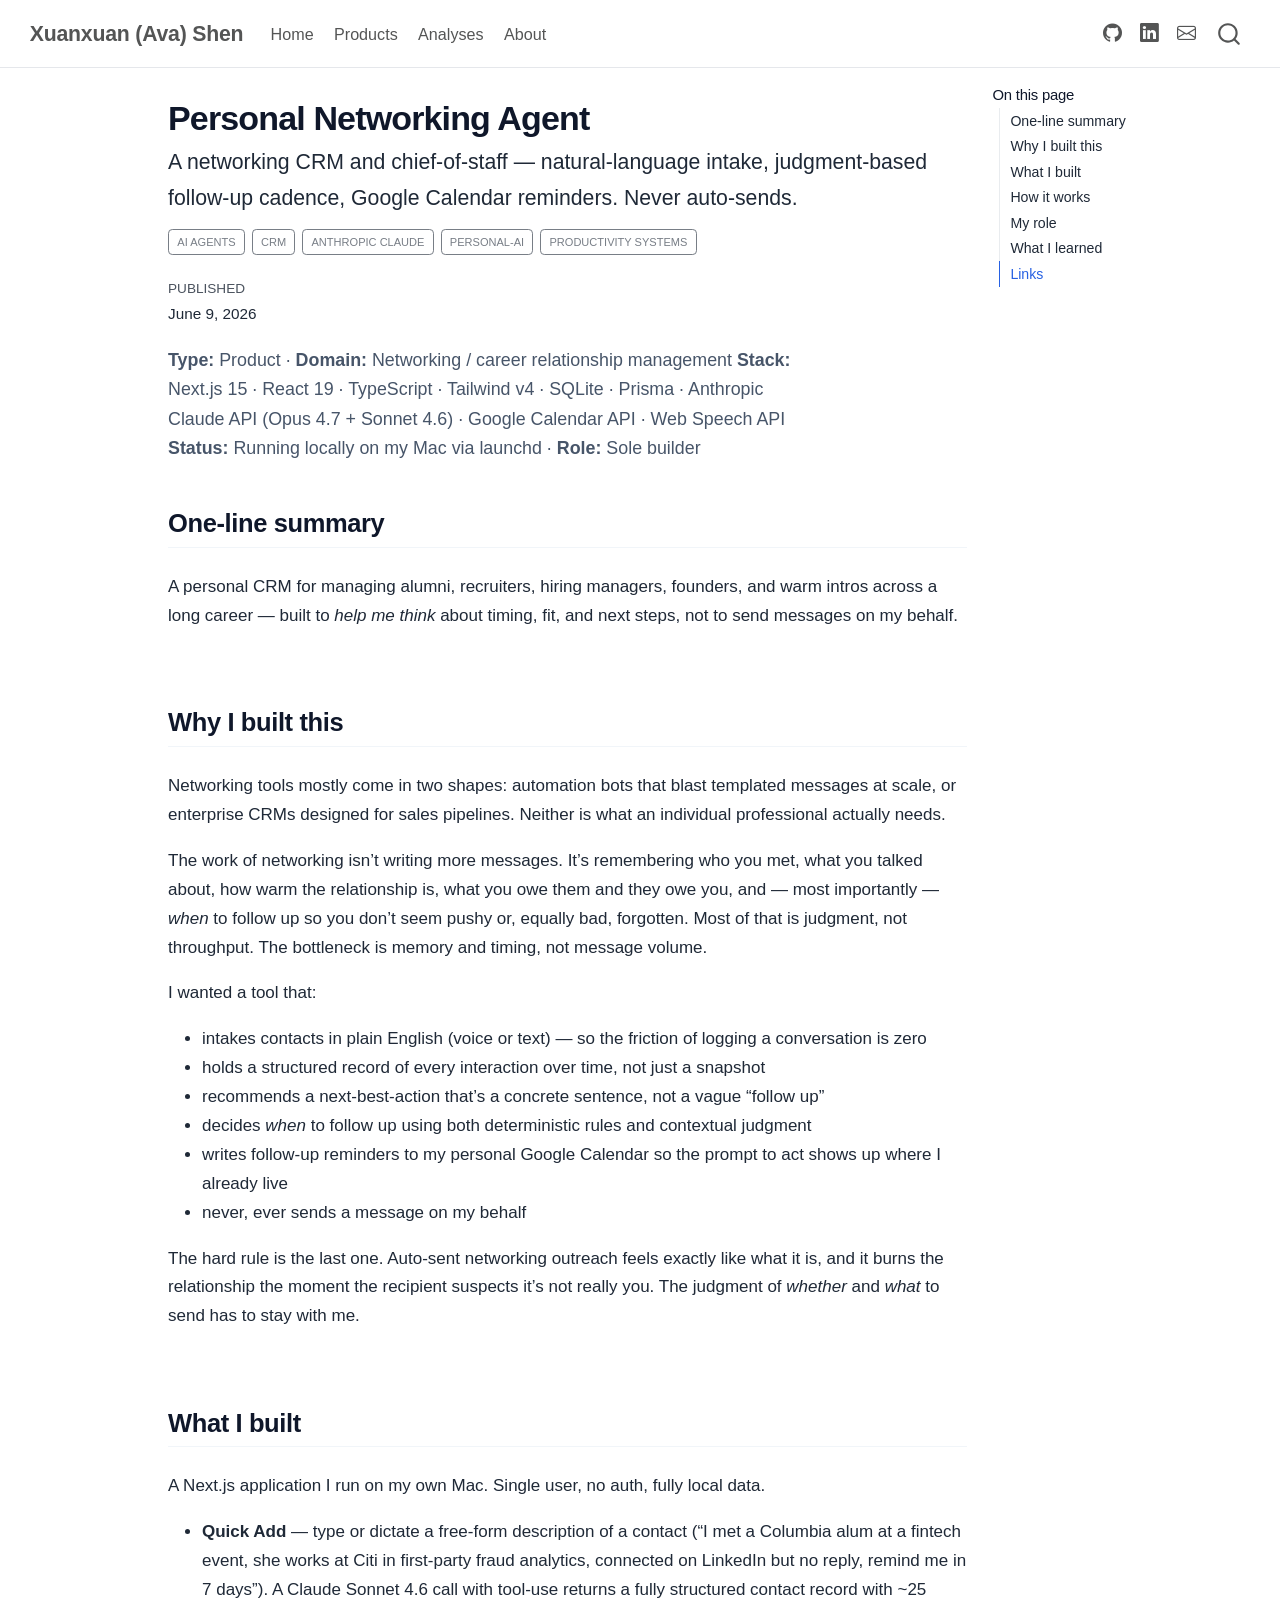
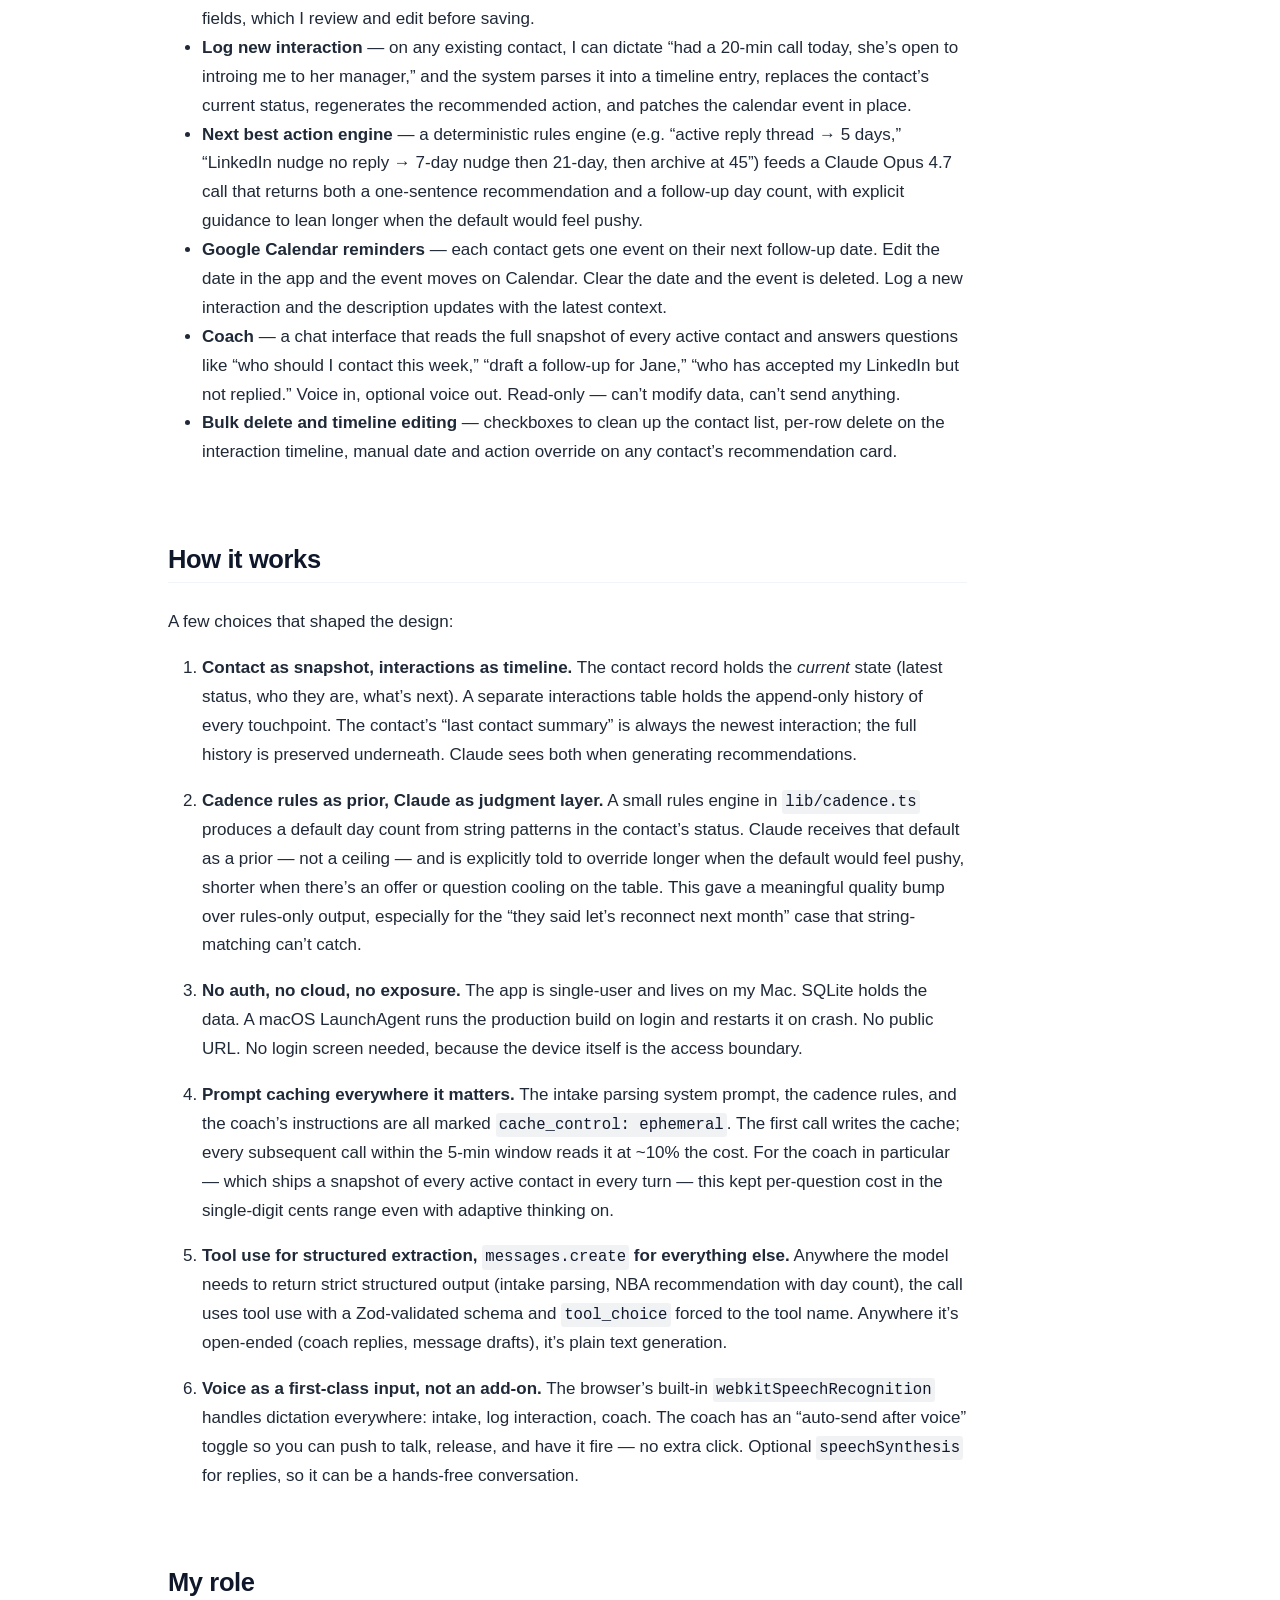
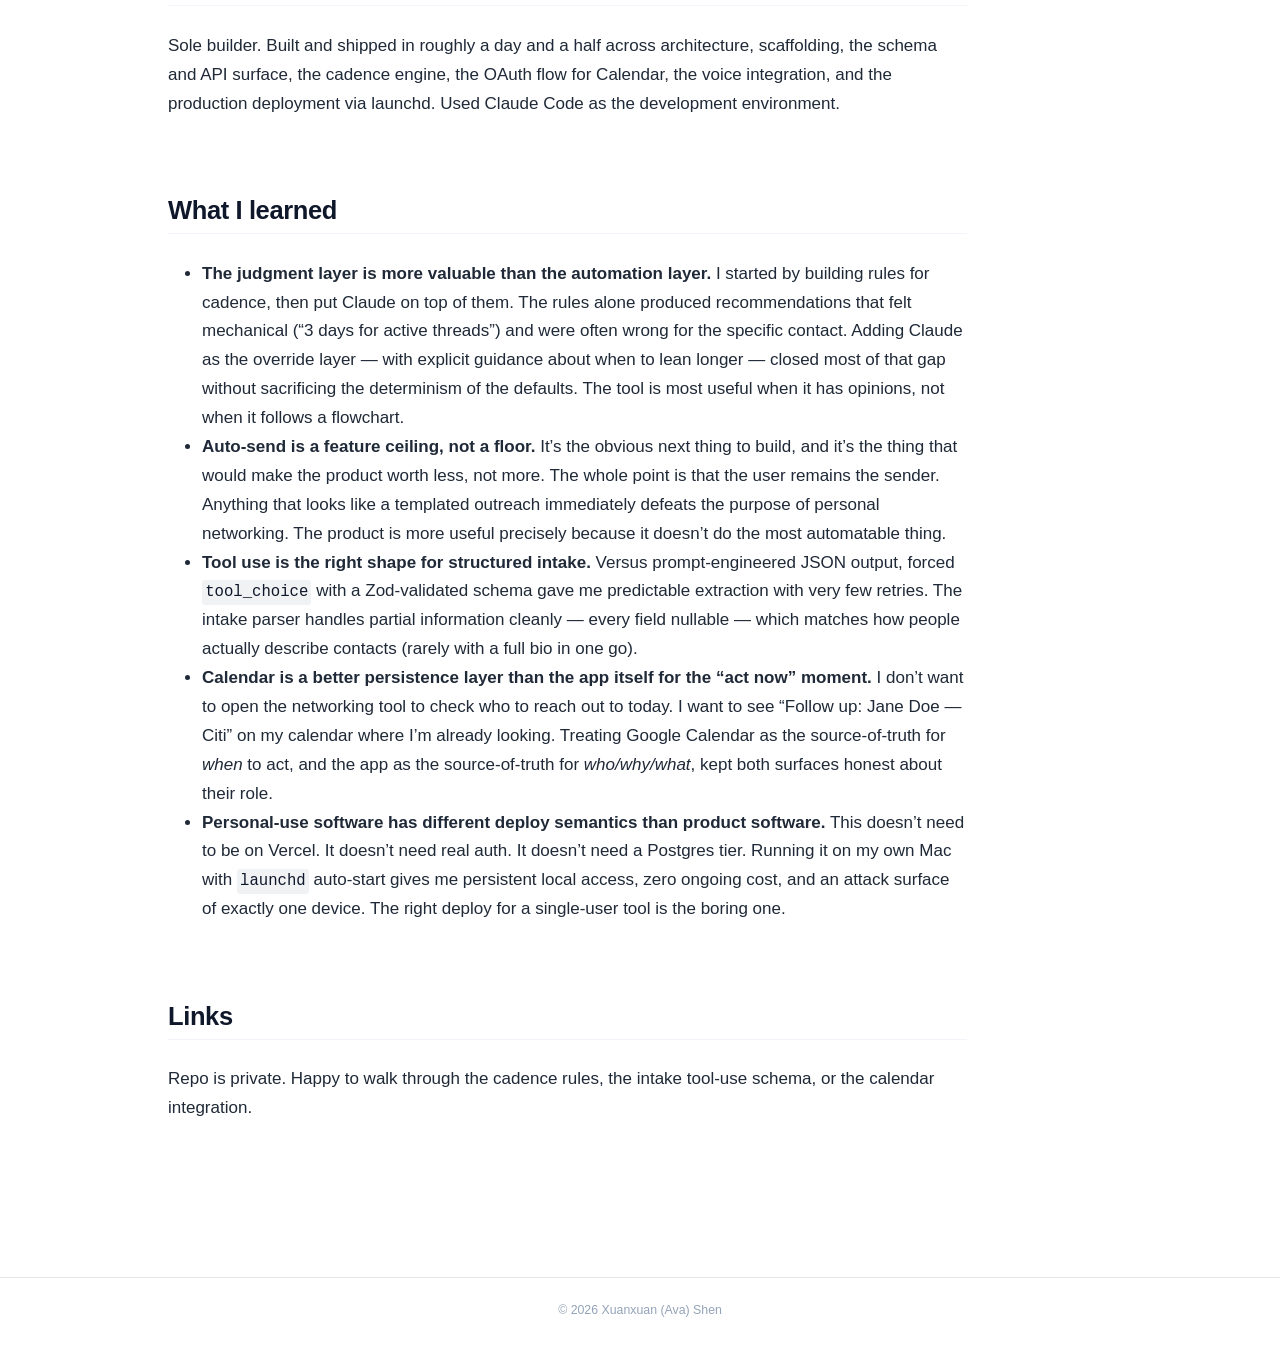
<file: products/network-agent.html>
<!DOCTYPE html>
<html xmlns="http://www.w3.org/1999/xhtml" lang="en" xml:lang="en"><head>

<meta charset="utf-8">
<meta name="generator" content="quarto-1.9.38">

<meta name="viewport" content="width=device-width, initial-scale=1.0, user-scalable=yes">

<meta name="dcterms.date" content="2026-06-09">

<title>Personal Networking Agent – Xuanxuan (Ava) Shen</title>
<style>
/* Default styles provided by pandoc.
** See https://pandoc.org/MANUAL.html#variables-for-html for config info.
*/
code{white-space: pre-wrap;}
span.smallcaps{font-variant: small-caps;}
div.columns{display: flex; gap: min(4vw, 1.5em);}
div.column{flex: auto; overflow-x: auto;}
div.hanging-indent{margin-left: 1.5em; text-indent: -1.5em;}
ul.task-list{list-style: none;}
ul.task-list li input[type="checkbox"] {
  width: 0.8em;
  margin: 0 0.8em 0.2em -1em; /* quarto-specific, see https://github.com/quarto-dev/quarto-cli/issues/4556 */ 
  vertical-align: middle;
}
</style>


<script src="../site_libs/quarto-nav/quarto-nav.js"></script>
<script src="../site_libs/quarto-nav/headroom.min.js"></script>
<script src="../site_libs/clipboard/clipboard.min.js"></script>
<script src="../site_libs/quarto-search/autocomplete.umd.js"></script>
<script src="../site_libs/quarto-search/fuse.min.js"></script>
<script src="../site_libs/quarto-search/quarto-search.js"></script>
<meta name="quarto:offset" content="../">
<script src="../site_libs/quarto-html/quarto.js" type="module"></script>
<script src="../site_libs/quarto-html/tabsets/tabsets.js" type="module"></script>
<script src="../site_libs/quarto-html/popper.min.js"></script>
<script src="../site_libs/quarto-html/tippy.umd.min.js"></script>
<script src="../site_libs/quarto-html/anchor.min.js"></script>
<link href="../site_libs/quarto-html/tippy.css" rel="stylesheet">
<link href="../site_libs/quarto-html/quarto-syntax-highlighting-15634bcf2e68342d4ad2dfa704d543f6.css" rel="stylesheet" id="quarto-text-highlighting-styles">
<script src="../site_libs/bootstrap/bootstrap.min.js"></script>
<link href="../site_libs/bootstrap/bootstrap-icons.css" rel="stylesheet">
<link href="../site_libs/bootstrap/bootstrap-21dfb6f5b24708782b3851273225b992.min.css" rel="stylesheet" append-hash="true" id="quarto-bootstrap" data-mode="light">
<script id="quarto-search-options" type="application/json">{
  "location": "navbar",
  "copy-button": false,
  "collapse-after": 3,
  "panel-placement": "end",
  "type": "overlay",
  "limit": 50,
  "keyboard-shortcut": [
    "f",
    "/",
    "s"
  ],
  "show-item-context": false,
  "language": {
    "search-no-results-text": "No results",
    "search-matching-documents-text": "matching documents",
    "search-copy-link-title": "Copy link to search",
    "search-hide-matches-text": "Hide additional matches",
    "search-more-match-text": "more match in this document",
    "search-more-matches-text": "more matches in this document",
    "search-clear-button-title": "Clear",
    "search-text-placeholder": "",
    "search-detached-cancel-button-title": "Cancel",
    "search-submit-button-title": "Submit",
    "search-label": "Search"
  }
}</script>
<style>html{ scroll-behavior: smooth; }</style>


<link rel="stylesheet" href="../styles.css">
</head>

<body class="nav-fixed quarto-light">

<div id="quarto-search-results"></div>
  <header id="quarto-header" class="headroom fixed-top">
    <nav class="navbar navbar-expand-lg " data-bs-theme="dark">
      <div class="navbar-container container-fluid">
      <div class="navbar-brand-container mx-auto">
    <a class="navbar-brand" href="../index.html">
    <span class="navbar-title">Xuanxuan (Ava) Shen</span>
    </a>
  </div>
            <div id="quarto-search" class="" title="Search"></div>
          <button class="navbar-toggler" type="button" data-bs-toggle="collapse" data-bs-target="#navbarCollapse" aria-controls="navbarCollapse" role="menu" aria-expanded="false" aria-label="Toggle navigation" onclick="if (window.quartoToggleHeadroom) { window.quartoToggleHeadroom(); }">
  <span class="navbar-toggler-icon"></span>
</button>
          <div class="collapse navbar-collapse" id="navbarCollapse">
            <ul class="navbar-nav navbar-nav-scroll me-auto">
  <li class="nav-item">
    <a class="nav-link" href="../index.html"> 
<span class="menu-text">Home</span></a>
  </li>  
  <li class="nav-item">
    <a class="nav-link" href="../products/index.html"> 
<span class="menu-text">Products</span></a>
  </li>  
  <li class="nav-item">
    <a class="nav-link" href="../analyses/index.html"> 
<span class="menu-text">Analyses</span></a>
  </li>  
  <li class="nav-item">
    <a class="nav-link" href="../about.html"> 
<span class="menu-text">About</span></a>
  </li>  
</ul>
            <ul class="navbar-nav navbar-nav-scroll ms-auto">
  <li class="nav-item compact">
    <a class="nav-link" href="https://github.com/shenxuan752"> <i class="bi bi-github" role="img">
</i> 
<span class="menu-text"></span></a>
  </li>  
  <li class="nav-item compact">
    <a class="nav-link" href="https://www.linkedin.com/in/xuanxuan-shen-321a54128/"> <i class="bi bi-linkedin" role="img">
</i> 
<span class="menu-text"></span></a>
  </li>  
  <li class="nav-item compact">
    <a class="nav-link" href="mailto:xxshen752@gmail.com"> <i class="bi bi-envelope" role="img">
</i> 
<span class="menu-text"></span></a>
  </li>  
</ul>
          </div> <!-- /navcollapse -->
            <div class="quarto-navbar-tools">
</div>
      </div> <!-- /container-fluid -->
    </nav>
</header>
<!-- content -->
<div id="quarto-content" class="quarto-container page-columns page-rows-contents page-layout-article page-navbar">
<!-- sidebar -->
<!-- margin-sidebar -->
    <div id="quarto-margin-sidebar" class="sidebar margin-sidebar">
        <nav id="TOC" role="doc-toc" class="toc-active">
    <h2 id="toc-title">On this page</h2>
   
  <ul>
  <li><a href="#one-line-summary" id="toc-one-line-summary" class="nav-link active" data-scroll-target="#one-line-summary">One-line summary</a></li>
  <li><a href="#why-i-built-this" id="toc-why-i-built-this" class="nav-link" data-scroll-target="#why-i-built-this">Why I built this</a></li>
  <li><a href="#what-i-built" id="toc-what-i-built" class="nav-link" data-scroll-target="#what-i-built">What I built</a></li>
  <li><a href="#how-it-works" id="toc-how-it-works" class="nav-link" data-scroll-target="#how-it-works">How it works</a></li>
  <li><a href="#my-role" id="toc-my-role" class="nav-link" data-scroll-target="#my-role">My role</a></li>
  <li><a href="#what-i-learned" id="toc-what-i-learned" class="nav-link" data-scroll-target="#what-i-learned">What I learned</a></li>
  <li><a href="#links" id="toc-links" class="nav-link" data-scroll-target="#links">Links</a></li>
  </ul>
</nav>
    </div>
<!-- main -->
<main class="content" id="quarto-document-content">

<header id="title-block-header" class="quarto-title-block default">
<div class="quarto-title">
<h1 class="title">Personal Networking Agent</h1>
<p class="subtitle lead">A networking CRM and chief-of-staff — natural-language intake, judgment-based follow-up cadence, Google Calendar reminders. Never auto-sends.</p>
  <div class="quarto-categories">
    <div class="quarto-category">AI Agents</div>
    <div class="quarto-category">CRM</div>
    <div class="quarto-category">Anthropic Claude</div>
    <div class="quarto-category">Personal-AI</div>
    <div class="quarto-category">Productivity Systems</div>
  </div>
  </div>



<div class="quarto-title-meta">

    
    <div>
    <div class="quarto-title-meta-heading">Published</div>
    <div class="quarto-title-meta-contents">
      <p class="date">June 9, 2026</p>
    </div>
  </div>
  
    
  </div>
  


</header>


<div class="section-intro">
<p><strong>Type:</strong> Product · <strong>Domain:</strong> Networking / career relationship management <strong>Stack:</strong> Next.js 15 · React 19 · TypeScript · Tailwind v4 · SQLite · Prisma · Anthropic Claude API (Opus 4.7 + Sonnet 4.6) · Google Calendar API · Web Speech API <strong>Status:</strong> Running locally on my Mac via launchd · <strong>Role:</strong> Sole builder</p>
</div>
<section id="one-line-summary" class="level2">
<h2 class="anchored" data-anchor-id="one-line-summary">One-line summary</h2>
<p>A personal CRM for managing alumni, recruiters, hiring managers, founders, and warm intros across a long career — built to <em>help me think</em> about timing, fit, and next steps, not to send messages on my behalf.</p>
</section>
<section id="why-i-built-this" class="level2">
<h2 class="anchored" data-anchor-id="why-i-built-this">Why I built this</h2>
<p>Networking tools mostly come in two shapes: automation bots that blast templated messages at scale, or enterprise CRMs designed for sales pipelines. Neither is what an individual professional actually needs.</p>
<p>The work of networking isn’t writing more messages. It’s remembering who you met, what you talked about, how warm the relationship is, what you owe them and they owe you, and — most importantly — <em>when</em> to follow up so you don’t seem pushy or, equally bad, forgotten. Most of that is judgment, not throughput. The bottleneck is memory and timing, not message volume.</p>
<p>I wanted a tool that:</p>
<ul>
<li>intakes contacts in plain English (voice or text) — so the friction of logging a conversation is zero</li>
<li>holds a structured record of every interaction over time, not just a snapshot</li>
<li>recommends a next-best-action that’s a concrete sentence, not a vague “follow up”</li>
<li>decides <em>when</em> to follow up using both deterministic rules and contextual judgment</li>
<li>writes follow-up reminders to my personal Google Calendar so the prompt to act shows up where I already live</li>
<li>never, ever sends a message on my behalf</li>
</ul>
<p>The hard rule is the last one. Auto-sent networking outreach feels exactly like what it is, and it burns the relationship the moment the recipient suspects it’s not really you. The judgment of <em>whether</em> and <em>what</em> to send has to stay with me.</p>
</section>
<section id="what-i-built" class="level2">
<h2 class="anchored" data-anchor-id="what-i-built">What I built</h2>
<p>A Next.js application I run on my own Mac. Single user, no auth, fully local data.</p>
<ul>
<li><strong>Quick Add</strong> — type or dictate a free-form description of a contact (“I met a Columbia alum at a fintech event, she works at Citi in first-party fraud analytics, connected on LinkedIn but no reply, remind me in 7 days”). A Claude Sonnet 4.6 call with tool-use returns a fully structured contact record with ~25 fields, which I review and edit before saving.</li>
<li><strong>Log new interaction</strong> — on any existing contact, I can dictate “had a 20-min call today, she’s open to introing me to her manager,” and the system parses it into a timeline entry, replaces the contact’s current status, regenerates the recommended action, and patches the calendar event in place.</li>
<li><strong>Next best action engine</strong> — a deterministic rules engine (e.g.&nbsp;“active reply thread → 5 days,” “LinkedIn nudge no reply → 7-day nudge then 21-day, then archive at 45”) feeds a Claude Opus 4.7 call that returns both a one-sentence recommendation and a follow-up day count, with explicit guidance to lean longer when the default would feel pushy.</li>
<li><strong>Google Calendar reminders</strong> — each contact gets one event on their next follow-up date. Edit the date in the app and the event moves on Calendar. Clear the date and the event is deleted. Log a new interaction and the description updates with the latest context.</li>
<li><strong>Coach</strong> — a chat interface that reads the full snapshot of every active contact and answers questions like “who should I contact this week,” “draft a follow-up for Jane,” “who has accepted my LinkedIn but not replied.” Voice in, optional voice out. Read-only — can’t modify data, can’t send anything.</li>
<li><strong>Bulk delete and timeline editing</strong> — checkboxes to clean up the contact list, per-row delete on the interaction timeline, manual date and action override on any contact’s recommendation card.</li>
</ul>
</section>
<section id="how-it-works" class="level2">
<h2 class="anchored" data-anchor-id="how-it-works">How it works</h2>
<p>A few choices that shaped the design:</p>
<ol type="1">
<li><p><strong>Contact as snapshot, interactions as timeline.</strong> The contact record holds the <em>current</em> state (latest status, who they are, what’s next). A separate interactions table holds the append-only history of every touchpoint. The contact’s “last contact summary” is always the newest interaction; the full history is preserved underneath. Claude sees both when generating recommendations.</p></li>
<li><p><strong>Cadence rules as prior, Claude as judgment layer.</strong> A small rules engine in <code>lib/cadence.ts</code> produces a default day count from string patterns in the contact’s status. Claude receives that default as a prior — not a ceiling — and is explicitly told to override longer when the default would feel pushy, shorter when there’s an offer or question cooling on the table. This gave a meaningful quality bump over rules-only output, especially for the “they said let’s reconnect next month” case that string-matching can’t catch.</p></li>
<li><p><strong>No auth, no cloud, no exposure.</strong> The app is single-user and lives on my Mac. SQLite holds the data. A macOS LaunchAgent runs the production build on login and restarts it on crash. No public URL. No login screen needed, because the device itself is the access boundary.</p></li>
<li><p><strong>Prompt caching everywhere it matters.</strong> The intake parsing system prompt, the cadence rules, and the coach’s instructions are all marked <code>cache_control: ephemeral</code>. The first call writes the cache; every subsequent call within the 5-min window reads it at ~10% the cost. For the coach in particular — which ships a snapshot of every active contact in every turn — this kept per-question cost in the single-digit cents range even with adaptive thinking on.</p></li>
<li><p><strong>Tool use for structured extraction, <code>messages.create</code> for everything else.</strong> Anywhere the model needs to return strict structured output (intake parsing, NBA recommendation with day count), the call uses tool use with a Zod-validated schema and <code>tool_choice</code> forced to the tool name. Anywhere it’s open-ended (coach replies, message drafts), it’s plain text generation.</p></li>
<li><p><strong>Voice as a first-class input, not an add-on.</strong> The browser’s built-in <code>webkitSpeechRecognition</code> handles dictation everywhere: intake, log interaction, coach. The coach has an “auto-send after voice” toggle so you can push to talk, release, and have it fire — no extra click. Optional <code>speechSynthesis</code> for replies, so it can be a hands-free conversation.</p></li>
</ol>
</section>
<section id="my-role" class="level2">
<h2 class="anchored" data-anchor-id="my-role">My role</h2>
<p>Sole builder. Built and shipped in roughly a day and a half across architecture, scaffolding, the schema and API surface, the cadence engine, the OAuth flow for Calendar, the voice integration, and the production deployment via launchd. Used Claude Code as the development environment.</p>
</section>
<section id="what-i-learned" class="level2">
<h2 class="anchored" data-anchor-id="what-i-learned">What I learned</h2>
<ul>
<li><strong>The judgment layer is more valuable than the automation layer.</strong> I started by building rules for cadence, then put Claude on top of them. The rules alone produced recommendations that felt mechanical (“3 days for active threads”) and were often wrong for the specific contact. Adding Claude as the override layer — with explicit guidance about when to lean longer — closed most of that gap without sacrificing the determinism of the defaults. The tool is most useful when it has opinions, not when it follows a flowchart.</li>
<li><strong>Auto-send is a feature ceiling, not a floor.</strong> It’s the obvious next thing to build, and it’s the thing that would make the product worth less, not more. The whole point is that the user remains the sender. Anything that looks like a templated outreach immediately defeats the purpose of personal networking. The product is more useful precisely because it doesn’t do the most automatable thing.</li>
<li><strong>Tool use is the right shape for structured intake.</strong> Versus prompt-engineered JSON output, forced <code>tool_choice</code> with a Zod-validated schema gave me predictable extraction with very few retries. The intake parser handles partial information cleanly — every field nullable — which matches how people actually describe contacts (rarely with a full bio in one go).</li>
<li><strong>Calendar is a better persistence layer than the app itself for the “act now” moment.</strong> I don’t want to open the networking tool to check who to reach out to today. I want to see “Follow up: Jane Doe — Citi” on my calendar where I’m already looking. Treating Google Calendar as the source-of-truth for <em>when</em> to act, and the app as the source-of-truth for <em>who/why/what</em>, kept both surfaces honest about their role.</li>
<li><strong>Personal-use software has different deploy semantics than product software.</strong> This doesn’t need to be on Vercel. It doesn’t need real auth. It doesn’t need a Postgres tier. Running it on my own Mac with <code>launchd</code> auto-start gives me persistent local access, zero ongoing cost, and an attack surface of exactly one device. The right deploy for a single-user tool is the boring one.</li>
</ul>
</section>
<section id="links" class="level2">
<h2 class="anchored" data-anchor-id="links">Links</h2>
<p>Repo is private. Happy to walk through the cadence rules, the intake tool-use schema, or the calendar integration.</p>


</section>

</main> <!-- /main -->
<script id="quarto-html-after-body" type="application/javascript">
  window.document.addEventListener("DOMContentLoaded", function (event) {
    const icon = "";
    const anchorJS = new window.AnchorJS();
    anchorJS.options = {
      placement: 'right',
      icon: icon
    };
    anchorJS.add('.anchored');
    const isCodeAnnotation = (el) => {
      for (const clz of el.classList) {
        if (clz.startsWith('code-annotation-')) {                     
          return true;
        }
      }
      return false;
    }
    const onCopySuccess = function(e) {
      // button target
      const button = e.trigger;
      // don't keep focus
      button.blur();
      // flash "checked"
      button.classList.add('code-copy-button-checked');
      var currentTitle = button.getAttribute("title");
      button.setAttribute("title", "Copied!");
      let tooltip;
      if (window.bootstrap) {
        button.setAttribute("data-bs-toggle", "tooltip");
        button.setAttribute("data-bs-placement", "left");
        button.setAttribute("data-bs-title", "Copied!");
        tooltip = new bootstrap.Tooltip(button, 
          { trigger: "manual", 
            customClass: "code-copy-button-tooltip",
            offset: [0, -8]});
        tooltip.show();    
      }
      setTimeout(function() {
        if (tooltip) {
          tooltip.hide();
          button.removeAttribute("data-bs-title");
          button.removeAttribute("data-bs-toggle");
          button.removeAttribute("data-bs-placement");
        }
        button.setAttribute("title", currentTitle);
        button.classList.remove('code-copy-button-checked');
      }, 1000);
      // clear code selection
      e.clearSelection();
    }
    const getTextToCopy = function(trigger) {
      const outerScaffold = trigger.parentElement.cloneNode(true);
      const codeEl = outerScaffold.querySelector('code');
      for (const childEl of codeEl.children) {
        if (isCodeAnnotation(childEl)) {
          childEl.remove();
        }
      }
      return codeEl.innerText;
    }
    const clipboard = new window.ClipboardJS('.code-copy-button:not([data-in-quarto-modal])', {
      text: getTextToCopy
    });
    clipboard.on('success', onCopySuccess);
    if (window.document.getElementById('quarto-embedded-source-code-modal')) {
      const clipboardModal = new window.ClipboardJS('.code-copy-button[data-in-quarto-modal]', {
        text: getTextToCopy,
        container: window.document.getElementById('quarto-embedded-source-code-modal')
      });
      clipboardModal.on('success', onCopySuccess);
    }
      var localhostRegex = new RegExp(/^(?:http|https):\/\/localhost\:?[0-9]*\//);
      var mailtoRegex = new RegExp(/^mailto:/);
        var filterRegex = new RegExp("https:\/\/shenxuan752\.github\.io\/");
      var isInternal = (href) => {
          return filterRegex.test(href) || localhostRegex.test(href) || mailtoRegex.test(href);
      }
      // Inspect non-navigation links and adorn them if external
     var links = window.document.querySelectorAll('a[href]:not(.nav-link):not(.navbar-brand):not(.toc-action):not(.sidebar-link):not(.sidebar-item-toggle):not(.pagination-link):not(.no-external):not([aria-hidden]):not(.dropdown-item):not(.quarto-navigation-tool):not(.about-link)');
      for (var i=0; i<links.length; i++) {
        const link = links[i];
        if (!isInternal(link.href)) {
          // undo the damage that might have been done by quarto-nav.js in the case of
          // links that we want to consider external
          if (link.dataset.originalHref !== undefined) {
            link.href = link.dataset.originalHref;
          }
        }
      }
    function tippyHover(el, contentFn, onTriggerFn, onUntriggerFn) {
      const config = {
        allowHTML: true,
        maxWidth: 500,
        delay: 100,
        arrow: false,
        appendTo: function(el) {
            return el.parentElement;
        },
        interactive: true,
        interactiveBorder: 10,
        theme: 'quarto',
        placement: 'bottom-start',
      };
      if (contentFn) {
        config.content = contentFn;
      }
      if (onTriggerFn) {
        config.onTrigger = onTriggerFn;
      }
      if (onUntriggerFn) {
        config.onUntrigger = onUntriggerFn;
      }
      window.tippy(el, config); 
    }
    const noterefs = window.document.querySelectorAll('a[role="doc-noteref"]');
    for (var i=0; i<noterefs.length; i++) {
      const ref = noterefs[i];
      tippyHover(ref, function() {
        // use id or data attribute instead here
        let href = ref.getAttribute('data-footnote-href') || ref.getAttribute('href');
        try { href = new URL(href).hash; } catch {}
        const id = href.replace(/^#\/?/, "");
        const note = window.document.getElementById(id);
        if (note) {
          return note.innerHTML;
        } else {
          return "";
        }
      });
    }
    const xrefs = window.document.querySelectorAll('a.quarto-xref');
    const processXRef = (id, note) => {
      // Strip column container classes
      const stripColumnClz = (el) => {
        el.classList.remove("page-full", "page-columns");
        if (el.children) {
          for (const child of el.children) {
            stripColumnClz(child);
          }
        }
      }
      stripColumnClz(note)
      if (id === null || id.startsWith('sec-')) {
        // Special case sections, only their first couple elements
        const container = document.createElement("div");
        if (note.children && note.children.length > 2) {
          container.appendChild(note.children[0].cloneNode(true));
          for (let i = 1; i < note.children.length; i++) {
            const child = note.children[i];
            if (child.tagName === "P" && child.innerText === "") {
              continue;
            } else {
              container.appendChild(child.cloneNode(true));
              break;
            }
          }
          if (window.Quarto?.typesetMath) {
            window.Quarto.typesetMath(container);
          }
          return container.innerHTML
        } else {
          if (window.Quarto?.typesetMath) {
            window.Quarto.typesetMath(note);
          }
          return note.innerHTML;
        }
      } else {
        // Remove any anchor links if they are present
        const anchorLink = note.querySelector('a.anchorjs-link');
        if (anchorLink) {
          anchorLink.remove();
        }
        if (window.Quarto?.typesetMath) {
          window.Quarto.typesetMath(note);
        }
        if (note.classList.contains("callout")) {
          return note.outerHTML;
        } else {
          return note.innerHTML;
        }
      }
    }
    for (var i=0; i<xrefs.length; i++) {
      const xref = xrefs[i];
      tippyHover(xref, undefined, function(instance) {
        instance.disable();
        let url = xref.getAttribute('href');
        let hash = undefined; 
        if (url.startsWith('#')) {
          hash = url;
        } else {
          try { hash = new URL(url).hash; } catch {}
        }
        if (hash) {
          const id = hash.replace(/^#\/?/, "");
          const note = window.document.getElementById(id);
          if (note !== null) {
            try {
              const html = processXRef(id, note.cloneNode(true));
              instance.setContent(html);
            } finally {
              instance.enable();
              instance.show();
            }
          } else {
            // See if we can fetch this
            fetch(url.split('#')[0])
            .then(res => res.text())
            .then(html => {
              const parser = new DOMParser();
              const htmlDoc = parser.parseFromString(html, "text/html");
              const note = htmlDoc.getElementById(id);
              if (note !== null) {
                const html = processXRef(id, note);
                instance.setContent(html);
              } 
            }).finally(() => {
              instance.enable();
              instance.show();
            });
          }
        } else {
          // See if we can fetch a full url (with no hash to target)
          // This is a special case and we should probably do some content thinning / targeting
          fetch(url)
          .then(res => res.text())
          .then(html => {
            const parser = new DOMParser();
            const htmlDoc = parser.parseFromString(html, "text/html");
            const note = htmlDoc.querySelector('main.content');
            if (note !== null) {
              // This should only happen for chapter cross references
              // (since there is no id in the URL)
              // remove the first header
              if (note.children.length > 0 && note.children[0].tagName === "HEADER") {
                note.children[0].remove();
              }
              const html = processXRef(null, note);
              instance.setContent(html);
            } 
          }).finally(() => {
            instance.enable();
            instance.show();
          });
        }
      }, function(instance) {
      });
    }
        let selectedAnnoteEl;
        const selectorForAnnotation = ( cell, annotation) => {
          let cellAttr = 'data-code-cell="' + cell + '"';
          let lineAttr = 'data-code-annotation="' +  annotation + '"';
          const selector = 'span[' + cellAttr + '][' + lineAttr + ']';
          return selector;
        }
        const selectCodeLines = (annoteEl) => {
          const doc = window.document;
          const targetCell = annoteEl.getAttribute("data-target-cell");
          const targetAnnotation = annoteEl.getAttribute("data-target-annotation");
          const annoteSpan = window.document.querySelector(selectorForAnnotation(targetCell, targetAnnotation));
          const lines = annoteSpan.getAttribute("data-code-lines").split(",");
          const lineIds = lines.map((line) => {
            return targetCell + "-" + line;
          })
          let top = null;
          let height = null;
          let parent = null;
          if (lineIds.length > 0) {
              //compute the position of the single el (top and bottom and make a div)
              const el = window.document.getElementById(lineIds[0]);
              top = el.offsetTop;
              height = el.offsetHeight;
              parent = el.parentElement.parentElement;
            if (lineIds.length > 1) {
              const lastEl = window.document.getElementById(lineIds[lineIds.length - 1]);
              const bottom = lastEl.offsetTop + lastEl.offsetHeight;
              height = bottom - top;
            }
            if (top !== null && height !== null && parent !== null) {
              // cook up a div (if necessary) and position it 
              let div = window.document.getElementById("code-annotation-line-highlight");
              if (div === null) {
                div = window.document.createElement("div");
                div.setAttribute("id", "code-annotation-line-highlight");
                div.style.position = 'absolute';
                parent.appendChild(div);
              }
              div.style.top = top - 2 + "px";
              div.style.height = height + 4 + "px";
              div.style.left = 0;
              let gutterDiv = window.document.getElementById("code-annotation-line-highlight-gutter");
              if (gutterDiv === null) {
                gutterDiv = window.document.createElement("div");
                gutterDiv.setAttribute("id", "code-annotation-line-highlight-gutter");
                gutterDiv.style.position = 'absolute';
                const codeCell = window.document.getElementById(targetCell);
                const gutter = codeCell.querySelector('.code-annotation-gutter');
                gutter.appendChild(gutterDiv);
              }
              gutterDiv.style.top = top - 2 + "px";
              gutterDiv.style.height = height + 4 + "px";
            }
            selectedAnnoteEl = annoteEl;
          }
        };
        const unselectCodeLines = () => {
          const elementsIds = ["code-annotation-line-highlight", "code-annotation-line-highlight-gutter"];
          elementsIds.forEach((elId) => {
            const div = window.document.getElementById(elId);
            if (div) {
              div.remove();
            }
          });
          selectedAnnoteEl = undefined;
        };
          // Handle positioning of the toggle
      window.addEventListener(
        "resize",
        throttle(() => {
          elRect = undefined;
          if (selectedAnnoteEl) {
            selectCodeLines(selectedAnnoteEl);
          }
        }, 10)
      );
      function throttle(fn, ms) {
      let throttle = false;
      let timer;
        return (...args) => {
          if(!throttle) { // first call gets through
              fn.apply(this, args);
              throttle = true;
          } else { // all the others get throttled
              if(timer) clearTimeout(timer); // cancel #2
              timer = setTimeout(() => {
                fn.apply(this, args);
                timer = throttle = false;
              }, ms);
          }
        };
      }
        // Attach click handler to the DT
        const annoteDls = window.document.querySelectorAll('dt[data-target-cell]');
        for (const annoteDlNode of annoteDls) {
          annoteDlNode.addEventListener('click', (event) => {
            const clickedEl = event.target;
            if (clickedEl !== selectedAnnoteEl) {
              unselectCodeLines();
              const activeEl = window.document.querySelector('dt[data-target-cell].code-annotation-active');
              if (activeEl) {
                activeEl.classList.remove('code-annotation-active');
              }
              selectCodeLines(clickedEl);
              clickedEl.classList.add('code-annotation-active');
            } else {
              // Unselect the line
              unselectCodeLines();
              clickedEl.classList.remove('code-annotation-active');
            }
          });
        }
    const findCites = (el) => {
      const parentEl = el.parentElement;
      if (parentEl) {
        const cites = parentEl.dataset.cites;
        if (cites) {
          return {
            el,
            cites: cites.split(' ')
          };
        } else {
          return findCites(el.parentElement)
        }
      } else {
        return undefined;
      }
    };
    var bibliorefs = window.document.querySelectorAll('a[role="doc-biblioref"]');
    for (var i=0; i<bibliorefs.length; i++) {
      const ref = bibliorefs[i];
      const citeInfo = findCites(ref);
      if (citeInfo) {
        tippyHover(citeInfo.el, function() {
          var popup = window.document.createElement('div');
          citeInfo.cites.forEach(function(cite) {
            var citeDiv = window.document.createElement('div');
            citeDiv.classList.add('hanging-indent');
            citeDiv.classList.add('csl-entry');
            var biblioDiv = window.document.getElementById('ref-' + cite);
            if (biblioDiv) {
              citeDiv.innerHTML = biblioDiv.innerHTML;
            }
            popup.appendChild(citeDiv);
          });
          return popup.innerHTML;
        });
      }
    }
  });
  </script>
</div> <!-- /content -->
<footer class="footer">
  <div class="nav-footer">
    <div class="nav-footer-left">
      &nbsp;
    </div>   
    <div class="nav-footer-center">
<p>© 2026 Xuanxuan (Ava) Shen</p>
</div>
    <div class="nav-footer-right">
      &nbsp;
    </div>
  </div>
</footer>




<script src="../site_libs/quarto-html/zenscroll-min.js"></script>
</body></html>
</file>
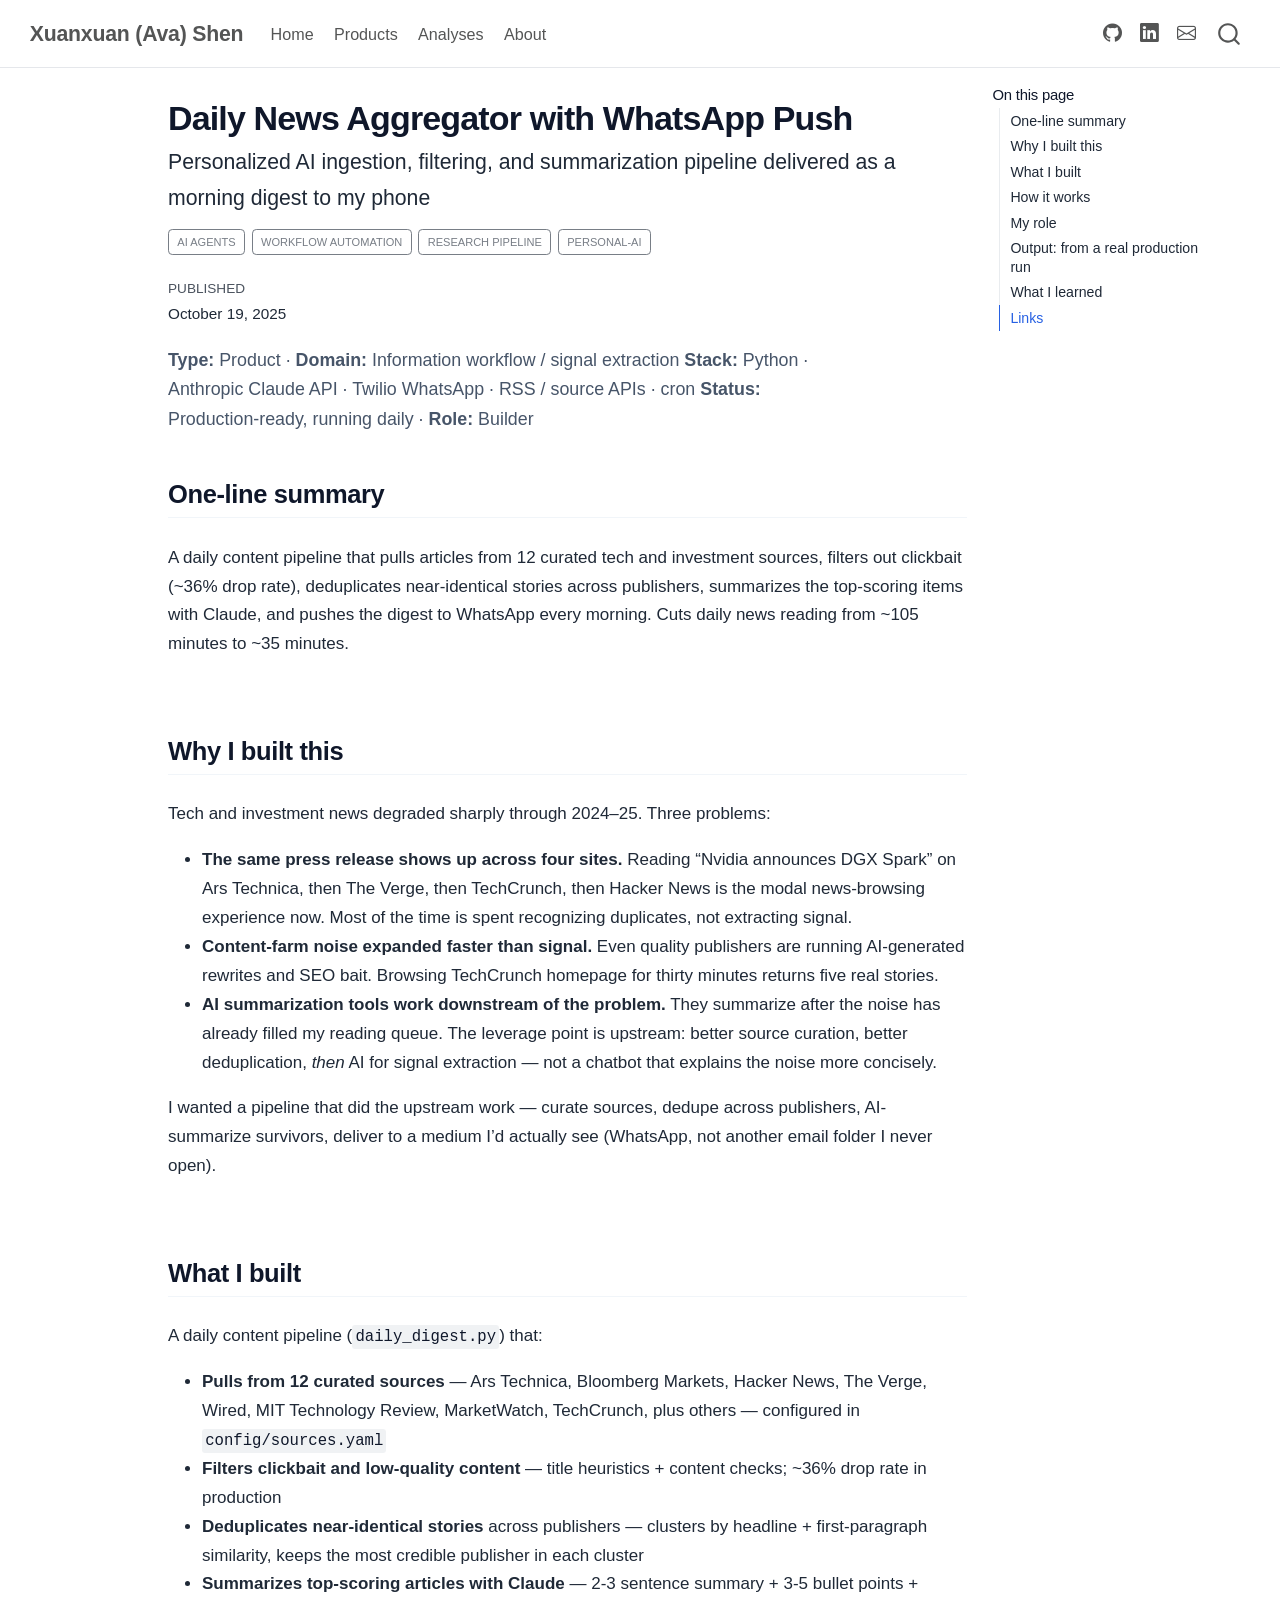
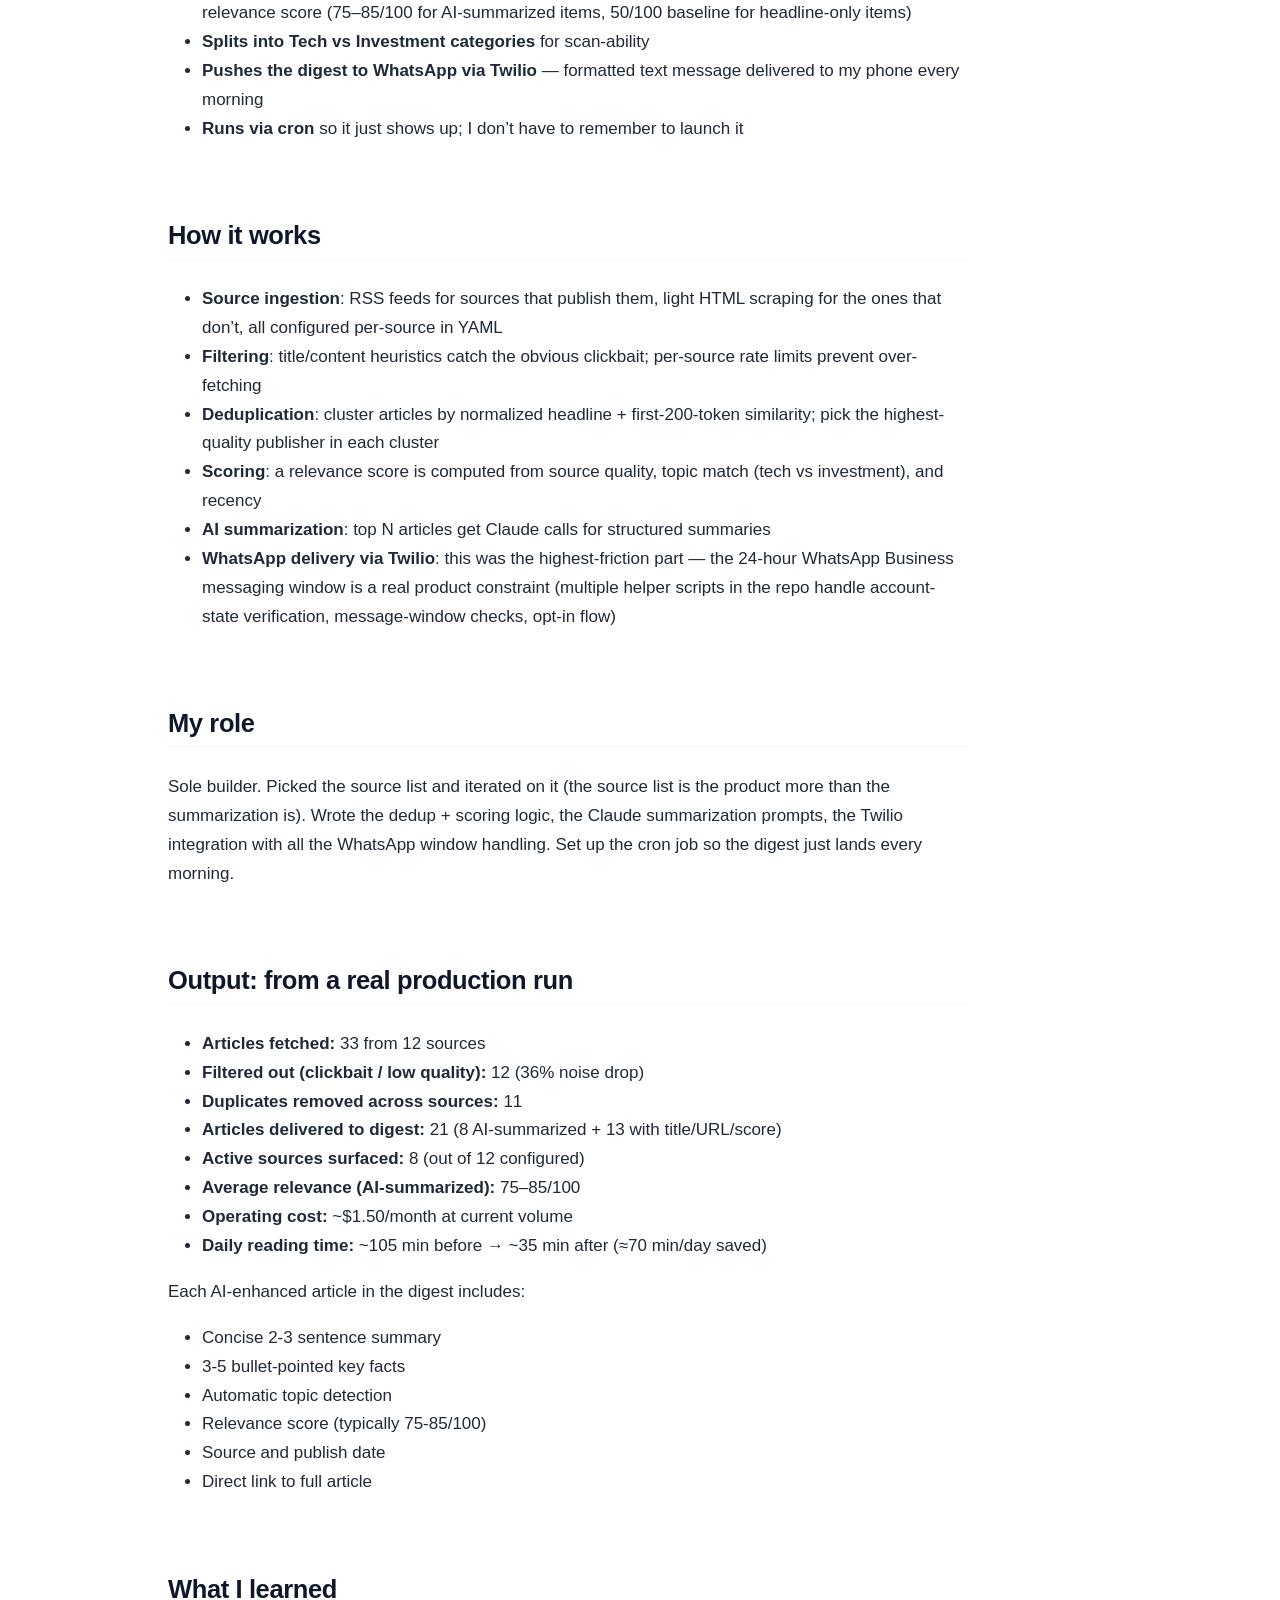
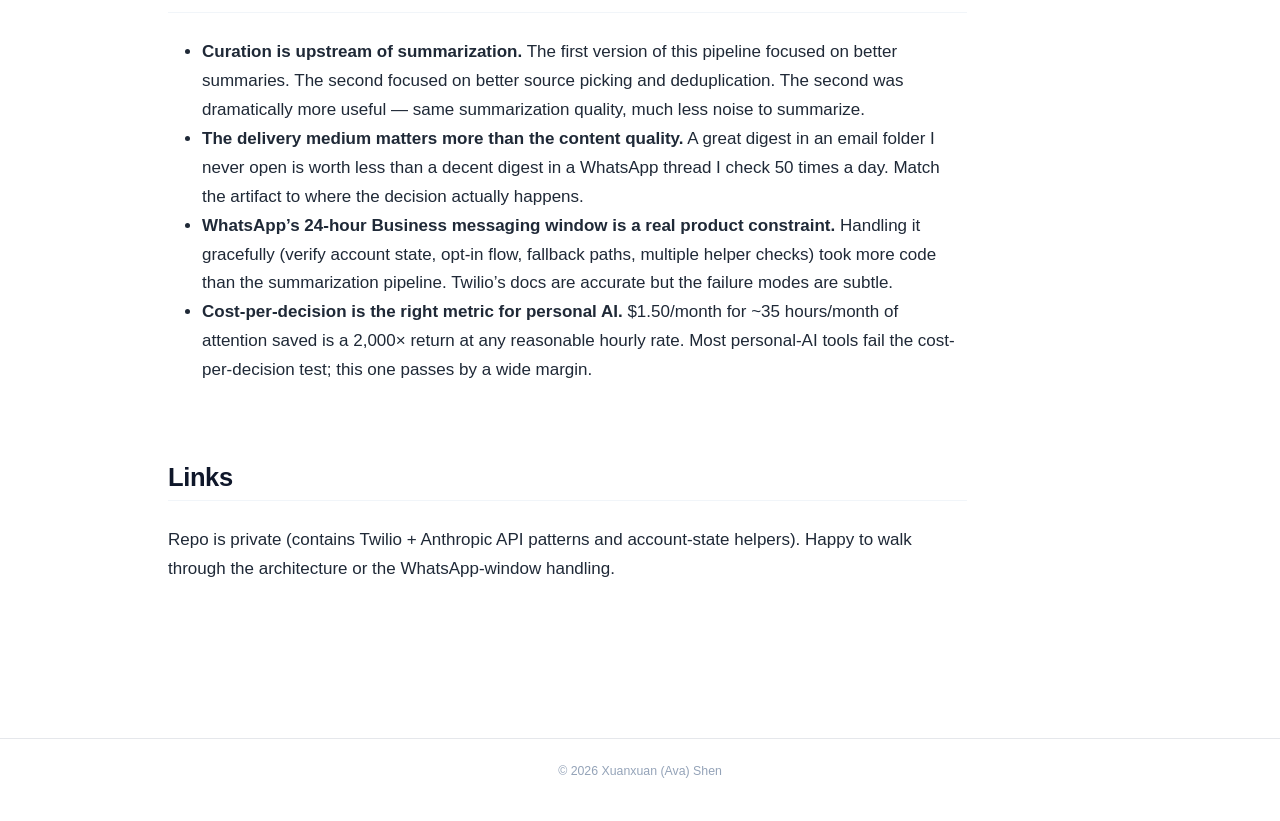
<file: products/news-aggregator.html>
<!DOCTYPE html>
<html xmlns="http://www.w3.org/1999/xhtml" lang="en" xml:lang="en"><head>

<meta charset="utf-8">
<meta name="generator" content="quarto-1.9.38">

<meta name="viewport" content="width=device-width, initial-scale=1.0, user-scalable=yes">

<meta name="dcterms.date" content="2025-10-19">

<title>Daily News Aggregator with WhatsApp Push – Xuanxuan (Ava) Shen</title>
<style>
/* Default styles provided by pandoc.
** See https://pandoc.org/MANUAL.html#variables-for-html for config info.
*/
code{white-space: pre-wrap;}
span.smallcaps{font-variant: small-caps;}
div.columns{display: flex; gap: min(4vw, 1.5em);}
div.column{flex: auto; overflow-x: auto;}
div.hanging-indent{margin-left: 1.5em; text-indent: -1.5em;}
ul.task-list{list-style: none;}
ul.task-list li input[type="checkbox"] {
  width: 0.8em;
  margin: 0 0.8em 0.2em -1em; /* quarto-specific, see https://github.com/quarto-dev/quarto-cli/issues/4556 */ 
  vertical-align: middle;
}
</style>


<script src="../site_libs/quarto-nav/quarto-nav.js"></script>
<script src="../site_libs/quarto-nav/headroom.min.js"></script>
<script src="../site_libs/clipboard/clipboard.min.js"></script>
<script src="../site_libs/quarto-search/autocomplete.umd.js"></script>
<script src="../site_libs/quarto-search/fuse.min.js"></script>
<script src="../site_libs/quarto-search/quarto-search.js"></script>
<meta name="quarto:offset" content="../">
<script src="../site_libs/quarto-html/quarto.js" type="module"></script>
<script src="../site_libs/quarto-html/tabsets/tabsets.js" type="module"></script>
<script src="../site_libs/quarto-html/popper.min.js"></script>
<script src="../site_libs/quarto-html/tippy.umd.min.js"></script>
<script src="../site_libs/quarto-html/anchor.min.js"></script>
<link href="../site_libs/quarto-html/tippy.css" rel="stylesheet">
<link href="../site_libs/quarto-html/quarto-syntax-highlighting-15634bcf2e68342d4ad2dfa704d543f6.css" rel="stylesheet" id="quarto-text-highlighting-styles">
<script src="../site_libs/bootstrap/bootstrap.min.js"></script>
<link href="../site_libs/bootstrap/bootstrap-icons.css" rel="stylesheet">
<link href="../site_libs/bootstrap/bootstrap-21dfb6f5b24708782b3851273225b992.min.css" rel="stylesheet" append-hash="true" id="quarto-bootstrap" data-mode="light">
<script id="quarto-search-options" type="application/json">{
  "location": "navbar",
  "copy-button": false,
  "collapse-after": 3,
  "panel-placement": "end",
  "type": "overlay",
  "limit": 50,
  "keyboard-shortcut": [
    "f",
    "/",
    "s"
  ],
  "show-item-context": false,
  "language": {
    "search-no-results-text": "No results",
    "search-matching-documents-text": "matching documents",
    "search-copy-link-title": "Copy link to search",
    "search-hide-matches-text": "Hide additional matches",
    "search-more-match-text": "more match in this document",
    "search-more-matches-text": "more matches in this document",
    "search-clear-button-title": "Clear",
    "search-text-placeholder": "",
    "search-detached-cancel-button-title": "Cancel",
    "search-submit-button-title": "Submit",
    "search-label": "Search"
  }
}</script>
<style>html{ scroll-behavior: smooth; }</style>


<link rel="stylesheet" href="../styles.css">
</head>

<body class="nav-fixed quarto-light">

<div id="quarto-search-results"></div>
  <header id="quarto-header" class="headroom fixed-top">
    <nav class="navbar navbar-expand-lg " data-bs-theme="dark">
      <div class="navbar-container container-fluid">
      <div class="navbar-brand-container mx-auto">
    <a class="navbar-brand" href="../index.html">
    <span class="navbar-title">Xuanxuan (Ava) Shen</span>
    </a>
  </div>
            <div id="quarto-search" class="" title="Search"></div>
          <button class="navbar-toggler" type="button" data-bs-toggle="collapse" data-bs-target="#navbarCollapse" aria-controls="navbarCollapse" role="menu" aria-expanded="false" aria-label="Toggle navigation" onclick="if (window.quartoToggleHeadroom) { window.quartoToggleHeadroom(); }">
  <span class="navbar-toggler-icon"></span>
</button>
          <div class="collapse navbar-collapse" id="navbarCollapse">
            <ul class="navbar-nav navbar-nav-scroll me-auto">
  <li class="nav-item">
    <a class="nav-link" href="../index.html"> 
<span class="menu-text">Home</span></a>
  </li>  
  <li class="nav-item">
    <a class="nav-link" href="../products/index.html"> 
<span class="menu-text">Products</span></a>
  </li>  
  <li class="nav-item">
    <a class="nav-link" href="../analyses/index.html"> 
<span class="menu-text">Analyses</span></a>
  </li>  
  <li class="nav-item">
    <a class="nav-link" href="../about.html"> 
<span class="menu-text">About</span></a>
  </li>  
</ul>
            <ul class="navbar-nav navbar-nav-scroll ms-auto">
  <li class="nav-item compact">
    <a class="nav-link" href="https://github.com/shenxuan752"> <i class="bi bi-github" role="img">
</i> 
<span class="menu-text"></span></a>
  </li>  
  <li class="nav-item compact">
    <a class="nav-link" href="https://www.linkedin.com/in/xuanxuan-shen-321a54128/"> <i class="bi bi-linkedin" role="img">
</i> 
<span class="menu-text"></span></a>
  </li>  
  <li class="nav-item compact">
    <a class="nav-link" href="mailto:xxshen752@gmail.com"> <i class="bi bi-envelope" role="img">
</i> 
<span class="menu-text"></span></a>
  </li>  
</ul>
          </div> <!-- /navcollapse -->
            <div class="quarto-navbar-tools">
</div>
      </div> <!-- /container-fluid -->
    </nav>
</header>
<!-- content -->
<div id="quarto-content" class="quarto-container page-columns page-rows-contents page-layout-article page-navbar">
<!-- sidebar -->
<!-- margin-sidebar -->
    <div id="quarto-margin-sidebar" class="sidebar margin-sidebar">
        <nav id="TOC" role="doc-toc" class="toc-active">
    <h2 id="toc-title">On this page</h2>
   
  <ul>
  <li><a href="#one-line-summary" id="toc-one-line-summary" class="nav-link active" data-scroll-target="#one-line-summary">One-line summary</a></li>
  <li><a href="#why-i-built-this" id="toc-why-i-built-this" class="nav-link" data-scroll-target="#why-i-built-this">Why I built this</a></li>
  <li><a href="#what-i-built" id="toc-what-i-built" class="nav-link" data-scroll-target="#what-i-built">What I built</a></li>
  <li><a href="#how-it-works" id="toc-how-it-works" class="nav-link" data-scroll-target="#how-it-works">How it works</a></li>
  <li><a href="#my-role" id="toc-my-role" class="nav-link" data-scroll-target="#my-role">My role</a></li>
  <li><a href="#output-from-a-real-production-run" id="toc-output-from-a-real-production-run" class="nav-link" data-scroll-target="#output-from-a-real-production-run">Output: from a real production run</a></li>
  <li><a href="#what-i-learned" id="toc-what-i-learned" class="nav-link" data-scroll-target="#what-i-learned">What I learned</a></li>
  <li><a href="#links" id="toc-links" class="nav-link" data-scroll-target="#links">Links</a></li>
  </ul>
</nav>
    </div>
<!-- main -->
<main class="content" id="quarto-document-content">

<header id="title-block-header" class="quarto-title-block default">
<div class="quarto-title">
<h1 class="title">Daily News Aggregator with WhatsApp Push</h1>
<p class="subtitle lead">Personalized AI ingestion, filtering, and summarization pipeline delivered as a morning digest to my phone</p>
  <div class="quarto-categories">
    <div class="quarto-category">AI Agents</div>
    <div class="quarto-category">Workflow Automation</div>
    <div class="quarto-category">Research Pipeline</div>
    <div class="quarto-category">Personal-AI</div>
  </div>
  </div>



<div class="quarto-title-meta">

    
    <div>
    <div class="quarto-title-meta-heading">Published</div>
    <div class="quarto-title-meta-contents">
      <p class="date">October 19, 2025</p>
    </div>
  </div>
  
    
  </div>
  


</header>


<div class="section-intro">
<p><strong>Type:</strong> Product · <strong>Domain:</strong> Information workflow / signal extraction <strong>Stack:</strong> Python · Anthropic Claude API · Twilio WhatsApp · RSS / source APIs · cron <strong>Status:</strong> Production-ready, running daily · <strong>Role:</strong> Builder</p>
</div>
<section id="one-line-summary" class="level2">
<h2 class="anchored" data-anchor-id="one-line-summary">One-line summary</h2>
<p>A daily content pipeline that pulls articles from 12 curated tech and investment sources, filters out clickbait (~36% drop rate), deduplicates near-identical stories across publishers, summarizes the top-scoring items with Claude, and pushes the digest to WhatsApp every morning. Cuts daily news reading from ~105 minutes to ~35 minutes.</p>
</section>
<section id="why-i-built-this" class="level2">
<h2 class="anchored" data-anchor-id="why-i-built-this">Why I built this</h2>
<p>Tech and investment news degraded sharply through 2024–25. Three problems:</p>
<ul>
<li><strong>The same press release shows up across four sites.</strong> Reading “Nvidia announces DGX Spark” on Ars Technica, then The Verge, then TechCrunch, then Hacker News is the modal news-browsing experience now. Most of the time is spent recognizing duplicates, not extracting signal.</li>
<li><strong>Content-farm noise expanded faster than signal.</strong> Even quality publishers are running AI-generated rewrites and SEO bait. Browsing TechCrunch homepage for thirty minutes returns five real stories.</li>
<li><strong>AI summarization tools work downstream of the problem.</strong> They summarize after the noise has already filled my reading queue. The leverage point is upstream: better source curation, better deduplication, <em>then</em> AI for signal extraction — not a chatbot that explains the noise more concisely.</li>
</ul>
<p>I wanted a pipeline that did the upstream work — curate sources, dedupe across publishers, AI-summarize survivors, deliver to a medium I’d actually see (WhatsApp, not another email folder I never open).</p>
</section>
<section id="what-i-built" class="level2">
<h2 class="anchored" data-anchor-id="what-i-built">What I built</h2>
<p>A daily content pipeline (<code>daily_digest.py</code>) that:</p>
<ul>
<li><strong>Pulls from 12 curated sources</strong> — Ars Technica, Bloomberg Markets, Hacker News, The Verge, Wired, MIT Technology Review, MarketWatch, TechCrunch, plus others — configured in <code>config/sources.yaml</code></li>
<li><strong>Filters clickbait and low-quality content</strong> — title heuristics + content checks; ~36% drop rate in production</li>
<li><strong>Deduplicates near-identical stories</strong> across publishers — clusters by headline + first-paragraph similarity, keeps the most credible publisher in each cluster</li>
<li><strong>Summarizes top-scoring articles with Claude</strong> — 2-3 sentence summary + 3-5 bullet points + relevance score (75–85/100 for AI-summarized items, 50/100 baseline for headline-only items)</li>
<li><strong>Splits into Tech vs Investment categories</strong> for scan-ability</li>
<li><strong>Pushes the digest to WhatsApp via Twilio</strong> — formatted text message delivered to my phone every morning</li>
<li><strong>Runs via cron</strong> so it just shows up; I don’t have to remember to launch it</li>
</ul>
</section>
<section id="how-it-works" class="level2">
<h2 class="anchored" data-anchor-id="how-it-works">How it works</h2>
<ul>
<li><strong>Source ingestion</strong>: RSS feeds for sources that publish them, light HTML scraping for the ones that don’t, all configured per-source in YAML</li>
<li><strong>Filtering</strong>: title/content heuristics catch the obvious clickbait; per-source rate limits prevent over-fetching</li>
<li><strong>Deduplication</strong>: cluster articles by normalized headline + first-200-token similarity; pick the highest-quality publisher in each cluster</li>
<li><strong>Scoring</strong>: a relevance score is computed from source quality, topic match (tech vs investment), and recency</li>
<li><strong>AI summarization</strong>: top N articles get Claude calls for structured summaries</li>
<li><strong>WhatsApp delivery via Twilio</strong>: this was the highest-friction part — the 24-hour WhatsApp Business messaging window is a real product constraint (multiple helper scripts in the repo handle account-state verification, message-window checks, opt-in flow)</li>
</ul>
</section>
<section id="my-role" class="level2">
<h2 class="anchored" data-anchor-id="my-role">My role</h2>
<p>Sole builder. Picked the source list and iterated on it (the source list is the product more than the summarization is). Wrote the dedup + scoring logic, the Claude summarization prompts, the Twilio integration with all the WhatsApp window handling. Set up the cron job so the digest just lands every morning.</p>
</section>
<section id="output-from-a-real-production-run" class="level2">
<h2 class="anchored" data-anchor-id="output-from-a-real-production-run">Output: from a real production run</h2>
<div class="cred-snapshot">
<ul>
<li><strong>Articles fetched:</strong> 33 from 12 sources</li>
<li><strong>Filtered out (clickbait / low quality):</strong> 12 (36% noise drop)</li>
<li><strong>Duplicates removed across sources:</strong> 11</li>
<li><strong>Articles delivered to digest:</strong> 21 (8 AI-summarized + 13 with title/URL/score)</li>
<li><strong>Active sources surfaced:</strong> 8 (out of 12 configured)</li>
<li><strong>Average relevance (AI-summarized):</strong> 75–85/100</li>
<li><strong>Operating cost:</strong> ~$1.50/month at current volume</li>
<li><strong>Daily reading time:</strong> ~105 min before → ~35 min after (≈70 min/day saved)</li>
</ul>
</div>
<p>Each AI-enhanced article in the digest includes:</p>
<ul>
<li>Concise 2-3 sentence summary</li>
<li>3-5 bullet-pointed key facts</li>
<li>Automatic topic detection</li>
<li>Relevance score (typically 75-85/100)</li>
<li>Source and publish date</li>
<li>Direct link to full article</li>
</ul>
</section>
<section id="what-i-learned" class="level2">
<h2 class="anchored" data-anchor-id="what-i-learned">What I learned</h2>
<ul>
<li><strong>Curation is upstream of summarization.</strong> The first version of this pipeline focused on better summaries. The second focused on better source picking and deduplication. The second was dramatically more useful — same summarization quality, much less noise to summarize.</li>
<li><strong>The delivery medium matters more than the content quality.</strong> A great digest in an email folder I never open is worth less than a decent digest in a WhatsApp thread I check 50 times a day. Match the artifact to where the decision actually happens.</li>
<li><strong>WhatsApp’s 24-hour Business messaging window is a real product constraint.</strong> Handling it gracefully (verify account state, opt-in flow, fallback paths, multiple helper checks) took more code than the summarization pipeline. Twilio’s docs are accurate but the failure modes are subtle.</li>
<li><strong>Cost-per-decision is the right metric for personal AI.</strong> $1.50/month for ~35 hours/month of attention saved is a 2,000× return at any reasonable hourly rate. Most personal-AI tools fail the cost-per-decision test; this one passes by a wide margin.</li>
</ul>
</section>
<section id="links" class="level2">
<h2 class="anchored" data-anchor-id="links">Links</h2>
<p>Repo is private (contains Twilio + Anthropic API patterns and account-state helpers). Happy to walk through the architecture or the WhatsApp-window handling.</p>


</section>

</main> <!-- /main -->
<script id="quarto-html-after-body" type="application/javascript">
  window.document.addEventListener("DOMContentLoaded", function (event) {
    const icon = "";
    const anchorJS = new window.AnchorJS();
    anchorJS.options = {
      placement: 'right',
      icon: icon
    };
    anchorJS.add('.anchored');
    const isCodeAnnotation = (el) => {
      for (const clz of el.classList) {
        if (clz.startsWith('code-annotation-')) {                     
          return true;
        }
      }
      return false;
    }
    const onCopySuccess = function(e) {
      // button target
      const button = e.trigger;
      // don't keep focus
      button.blur();
      // flash "checked"
      button.classList.add('code-copy-button-checked');
      var currentTitle = button.getAttribute("title");
      button.setAttribute("title", "Copied!");
      let tooltip;
      if (window.bootstrap) {
        button.setAttribute("data-bs-toggle", "tooltip");
        button.setAttribute("data-bs-placement", "left");
        button.setAttribute("data-bs-title", "Copied!");
        tooltip = new bootstrap.Tooltip(button, 
          { trigger: "manual", 
            customClass: "code-copy-button-tooltip",
            offset: [0, -8]});
        tooltip.show();    
      }
      setTimeout(function() {
        if (tooltip) {
          tooltip.hide();
          button.removeAttribute("data-bs-title");
          button.removeAttribute("data-bs-toggle");
          button.removeAttribute("data-bs-placement");
        }
        button.setAttribute("title", currentTitle);
        button.classList.remove('code-copy-button-checked');
      }, 1000);
      // clear code selection
      e.clearSelection();
    }
    const getTextToCopy = function(trigger) {
      const outerScaffold = trigger.parentElement.cloneNode(true);
      const codeEl = outerScaffold.querySelector('code');
      for (const childEl of codeEl.children) {
        if (isCodeAnnotation(childEl)) {
          childEl.remove();
        }
      }
      return codeEl.innerText;
    }
    const clipboard = new window.ClipboardJS('.code-copy-button:not([data-in-quarto-modal])', {
      text: getTextToCopy
    });
    clipboard.on('success', onCopySuccess);
    if (window.document.getElementById('quarto-embedded-source-code-modal')) {
      const clipboardModal = new window.ClipboardJS('.code-copy-button[data-in-quarto-modal]', {
        text: getTextToCopy,
        container: window.document.getElementById('quarto-embedded-source-code-modal')
      });
      clipboardModal.on('success', onCopySuccess);
    }
      var localhostRegex = new RegExp(/^(?:http|https):\/\/localhost\:?[0-9]*\//);
      var mailtoRegex = new RegExp(/^mailto:/);
        var filterRegex = new RegExp("https:\/\/shenxuan752\.github\.io\/");
      var isInternal = (href) => {
          return filterRegex.test(href) || localhostRegex.test(href) || mailtoRegex.test(href);
      }
      // Inspect non-navigation links and adorn them if external
     var links = window.document.querySelectorAll('a[href]:not(.nav-link):not(.navbar-brand):not(.toc-action):not(.sidebar-link):not(.sidebar-item-toggle):not(.pagination-link):not(.no-external):not([aria-hidden]):not(.dropdown-item):not(.quarto-navigation-tool):not(.about-link)');
      for (var i=0; i<links.length; i++) {
        const link = links[i];
        if (!isInternal(link.href)) {
          // undo the damage that might have been done by quarto-nav.js in the case of
          // links that we want to consider external
          if (link.dataset.originalHref !== undefined) {
            link.href = link.dataset.originalHref;
          }
        }
      }
    function tippyHover(el, contentFn, onTriggerFn, onUntriggerFn) {
      const config = {
        allowHTML: true,
        maxWidth: 500,
        delay: 100,
        arrow: false,
        appendTo: function(el) {
            return el.parentElement;
        },
        interactive: true,
        interactiveBorder: 10,
        theme: 'quarto',
        placement: 'bottom-start',
      };
      if (contentFn) {
        config.content = contentFn;
      }
      if (onTriggerFn) {
        config.onTrigger = onTriggerFn;
      }
      if (onUntriggerFn) {
        config.onUntrigger = onUntriggerFn;
      }
      window.tippy(el, config); 
    }
    const noterefs = window.document.querySelectorAll('a[role="doc-noteref"]');
    for (var i=0; i<noterefs.length; i++) {
      const ref = noterefs[i];
      tippyHover(ref, function() {
        // use id or data attribute instead here
        let href = ref.getAttribute('data-footnote-href') || ref.getAttribute('href');
        try { href = new URL(href).hash; } catch {}
        const id = href.replace(/^#\/?/, "");
        const note = window.document.getElementById(id);
        if (note) {
          return note.innerHTML;
        } else {
          return "";
        }
      });
    }
    const xrefs = window.document.querySelectorAll('a.quarto-xref');
    const processXRef = (id, note) => {
      // Strip column container classes
      const stripColumnClz = (el) => {
        el.classList.remove("page-full", "page-columns");
        if (el.children) {
          for (const child of el.children) {
            stripColumnClz(child);
          }
        }
      }
      stripColumnClz(note)
      if (id === null || id.startsWith('sec-')) {
        // Special case sections, only their first couple elements
        const container = document.createElement("div");
        if (note.children && note.children.length > 2) {
          container.appendChild(note.children[0].cloneNode(true));
          for (let i = 1; i < note.children.length; i++) {
            const child = note.children[i];
            if (child.tagName === "P" && child.innerText === "") {
              continue;
            } else {
              container.appendChild(child.cloneNode(true));
              break;
            }
          }
          if (window.Quarto?.typesetMath) {
            window.Quarto.typesetMath(container);
          }
          return container.innerHTML
        } else {
          if (window.Quarto?.typesetMath) {
            window.Quarto.typesetMath(note);
          }
          return note.innerHTML;
        }
      } else {
        // Remove any anchor links if they are present
        const anchorLink = note.querySelector('a.anchorjs-link');
        if (anchorLink) {
          anchorLink.remove();
        }
        if (window.Quarto?.typesetMath) {
          window.Quarto.typesetMath(note);
        }
        if (note.classList.contains("callout")) {
          return note.outerHTML;
        } else {
          return note.innerHTML;
        }
      }
    }
    for (var i=0; i<xrefs.length; i++) {
      const xref = xrefs[i];
      tippyHover(xref, undefined, function(instance) {
        instance.disable();
        let url = xref.getAttribute('href');
        let hash = undefined; 
        if (url.startsWith('#')) {
          hash = url;
        } else {
          try { hash = new URL(url).hash; } catch {}
        }
        if (hash) {
          const id = hash.replace(/^#\/?/, "");
          const note = window.document.getElementById(id);
          if (note !== null) {
            try {
              const html = processXRef(id, note.cloneNode(true));
              instance.setContent(html);
            } finally {
              instance.enable();
              instance.show();
            }
          } else {
            // See if we can fetch this
            fetch(url.split('#')[0])
            .then(res => res.text())
            .then(html => {
              const parser = new DOMParser();
              const htmlDoc = parser.parseFromString(html, "text/html");
              const note = htmlDoc.getElementById(id);
              if (note !== null) {
                const html = processXRef(id, note);
                instance.setContent(html);
              } 
            }).finally(() => {
              instance.enable();
              instance.show();
            });
          }
        } else {
          // See if we can fetch a full url (with no hash to target)
          // This is a special case and we should probably do some content thinning / targeting
          fetch(url)
          .then(res => res.text())
          .then(html => {
            const parser = new DOMParser();
            const htmlDoc = parser.parseFromString(html, "text/html");
            const note = htmlDoc.querySelector('main.content');
            if (note !== null) {
              // This should only happen for chapter cross references
              // (since there is no id in the URL)
              // remove the first header
              if (note.children.length > 0 && note.children[0].tagName === "HEADER") {
                note.children[0].remove();
              }
              const html = processXRef(null, note);
              instance.setContent(html);
            } 
          }).finally(() => {
            instance.enable();
            instance.show();
          });
        }
      }, function(instance) {
      });
    }
        let selectedAnnoteEl;
        const selectorForAnnotation = ( cell, annotation) => {
          let cellAttr = 'data-code-cell="' + cell + '"';
          let lineAttr = 'data-code-annotation="' +  annotation + '"';
          const selector = 'span[' + cellAttr + '][' + lineAttr + ']';
          return selector;
        }
        const selectCodeLines = (annoteEl) => {
          const doc = window.document;
          const targetCell = annoteEl.getAttribute("data-target-cell");
          const targetAnnotation = annoteEl.getAttribute("data-target-annotation");
          const annoteSpan = window.document.querySelector(selectorForAnnotation(targetCell, targetAnnotation));
          const lines = annoteSpan.getAttribute("data-code-lines").split(",");
          const lineIds = lines.map((line) => {
            return targetCell + "-" + line;
          })
          let top = null;
          let height = null;
          let parent = null;
          if (lineIds.length > 0) {
              //compute the position of the single el (top and bottom and make a div)
              const el = window.document.getElementById(lineIds[0]);
              top = el.offsetTop;
              height = el.offsetHeight;
              parent = el.parentElement.parentElement;
            if (lineIds.length > 1) {
              const lastEl = window.document.getElementById(lineIds[lineIds.length - 1]);
              const bottom = lastEl.offsetTop + lastEl.offsetHeight;
              height = bottom - top;
            }
            if (top !== null && height !== null && parent !== null) {
              // cook up a div (if necessary) and position it 
              let div = window.document.getElementById("code-annotation-line-highlight");
              if (div === null) {
                div = window.document.createElement("div");
                div.setAttribute("id", "code-annotation-line-highlight");
                div.style.position = 'absolute';
                parent.appendChild(div);
              }
              div.style.top = top - 2 + "px";
              div.style.height = height + 4 + "px";
              div.style.left = 0;
              let gutterDiv = window.document.getElementById("code-annotation-line-highlight-gutter");
              if (gutterDiv === null) {
                gutterDiv = window.document.createElement("div");
                gutterDiv.setAttribute("id", "code-annotation-line-highlight-gutter");
                gutterDiv.style.position = 'absolute';
                const codeCell = window.document.getElementById(targetCell);
                const gutter = codeCell.querySelector('.code-annotation-gutter');
                gutter.appendChild(gutterDiv);
              }
              gutterDiv.style.top = top - 2 + "px";
              gutterDiv.style.height = height + 4 + "px";
            }
            selectedAnnoteEl = annoteEl;
          }
        };
        const unselectCodeLines = () => {
          const elementsIds = ["code-annotation-line-highlight", "code-annotation-line-highlight-gutter"];
          elementsIds.forEach((elId) => {
            const div = window.document.getElementById(elId);
            if (div) {
              div.remove();
            }
          });
          selectedAnnoteEl = undefined;
        };
          // Handle positioning of the toggle
      window.addEventListener(
        "resize",
        throttle(() => {
          elRect = undefined;
          if (selectedAnnoteEl) {
            selectCodeLines(selectedAnnoteEl);
          }
        }, 10)
      );
      function throttle(fn, ms) {
      let throttle = false;
      let timer;
        return (...args) => {
          if(!throttle) { // first call gets through
              fn.apply(this, args);
              throttle = true;
          } else { // all the others get throttled
              if(timer) clearTimeout(timer); // cancel #2
              timer = setTimeout(() => {
                fn.apply(this, args);
                timer = throttle = false;
              }, ms);
          }
        };
      }
        // Attach click handler to the DT
        const annoteDls = window.document.querySelectorAll('dt[data-target-cell]');
        for (const annoteDlNode of annoteDls) {
          annoteDlNode.addEventListener('click', (event) => {
            const clickedEl = event.target;
            if (clickedEl !== selectedAnnoteEl) {
              unselectCodeLines();
              const activeEl = window.document.querySelector('dt[data-target-cell].code-annotation-active');
              if (activeEl) {
                activeEl.classList.remove('code-annotation-active');
              }
              selectCodeLines(clickedEl);
              clickedEl.classList.add('code-annotation-active');
            } else {
              // Unselect the line
              unselectCodeLines();
              clickedEl.classList.remove('code-annotation-active');
            }
          });
        }
    const findCites = (el) => {
      const parentEl = el.parentElement;
      if (parentEl) {
        const cites = parentEl.dataset.cites;
        if (cites) {
          return {
            el,
            cites: cites.split(' ')
          };
        } else {
          return findCites(el.parentElement)
        }
      } else {
        return undefined;
      }
    };
    var bibliorefs = window.document.querySelectorAll('a[role="doc-biblioref"]');
    for (var i=0; i<bibliorefs.length; i++) {
      const ref = bibliorefs[i];
      const citeInfo = findCites(ref);
      if (citeInfo) {
        tippyHover(citeInfo.el, function() {
          var popup = window.document.createElement('div');
          citeInfo.cites.forEach(function(cite) {
            var citeDiv = window.document.createElement('div');
            citeDiv.classList.add('hanging-indent');
            citeDiv.classList.add('csl-entry');
            var biblioDiv = window.document.getElementById('ref-' + cite);
            if (biblioDiv) {
              citeDiv.innerHTML = biblioDiv.innerHTML;
            }
            popup.appendChild(citeDiv);
          });
          return popup.innerHTML;
        });
      }
    }
  });
  </script>
</div> <!-- /content -->
<footer class="footer">
  <div class="nav-footer">
    <div class="nav-footer-left">
      &nbsp;
    </div>   
    <div class="nav-footer-center">
<p>© 2026 Xuanxuan (Ava) Shen</p>
</div>
    <div class="nav-footer-right">
      &nbsp;
    </div>
  </div>
</footer>




<script src="../site_libs/quarto-html/zenscroll-min.js"></script>
</body></html>
</file>
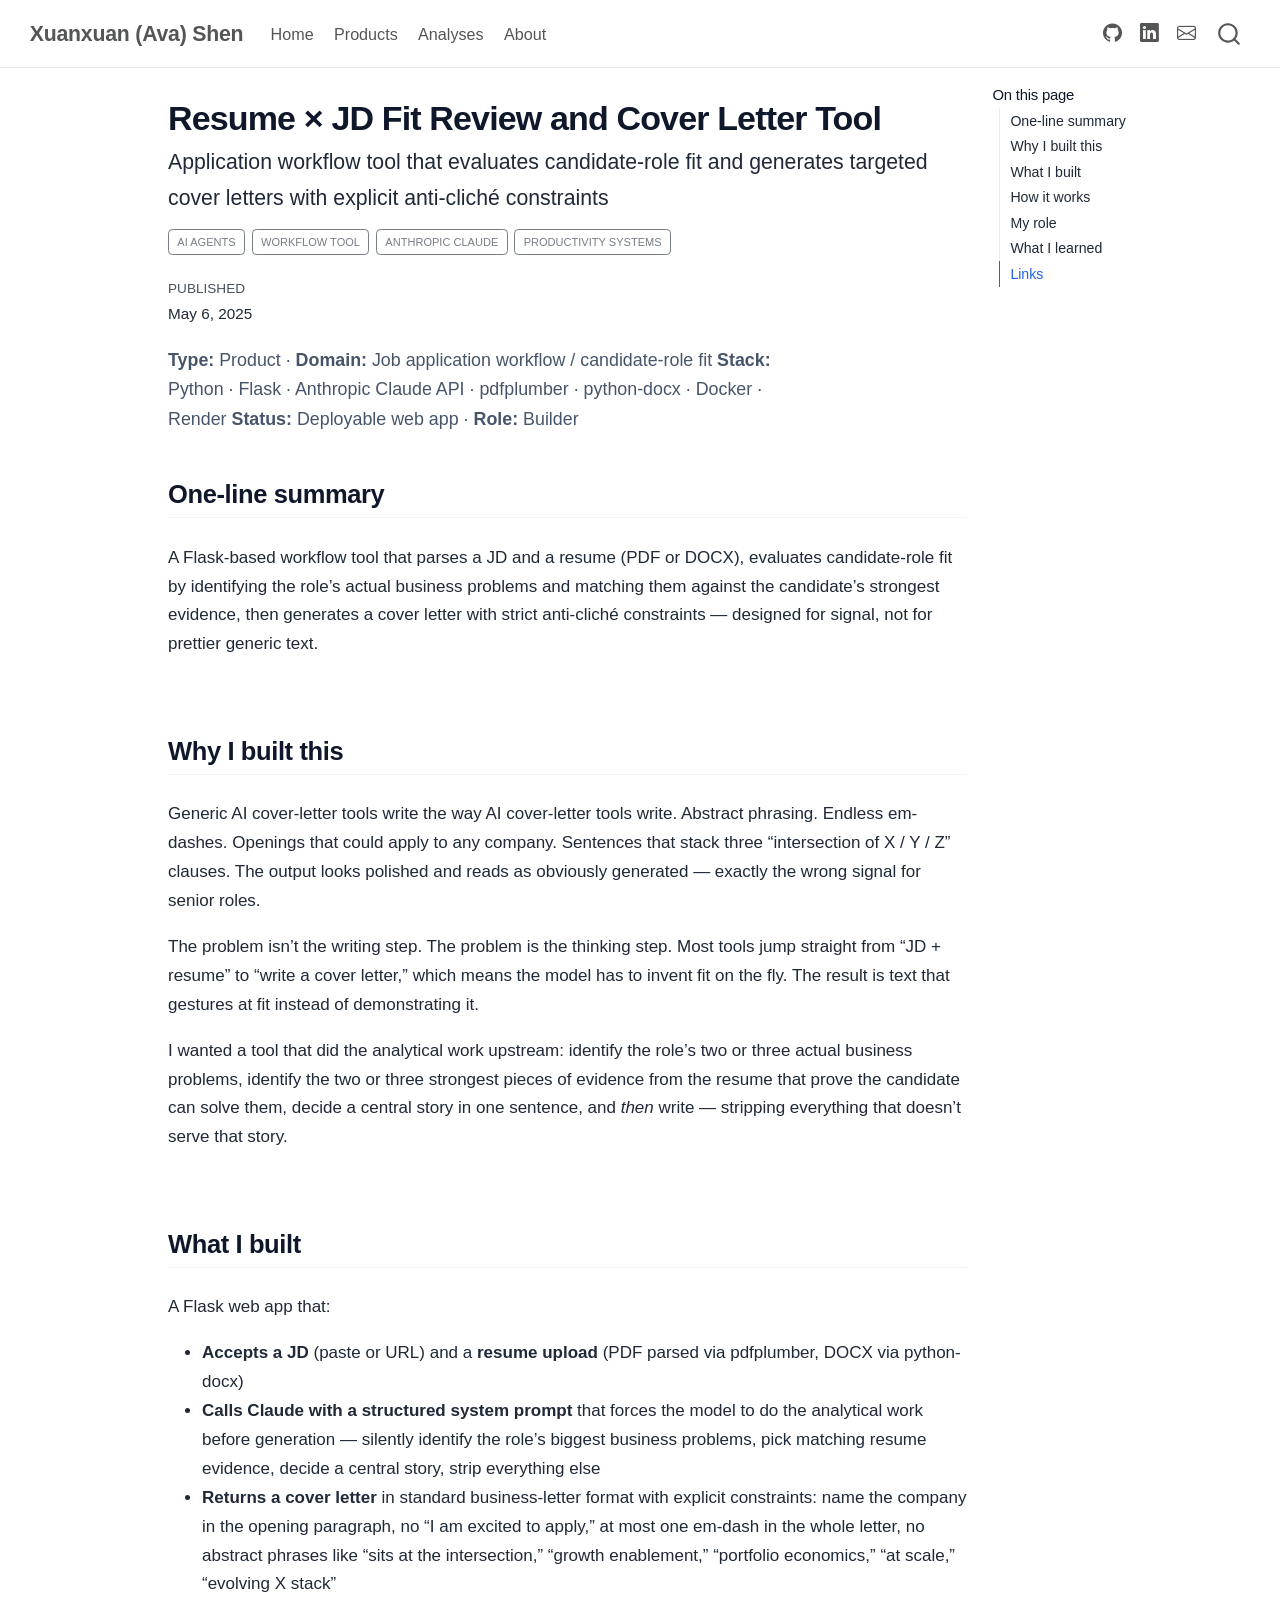
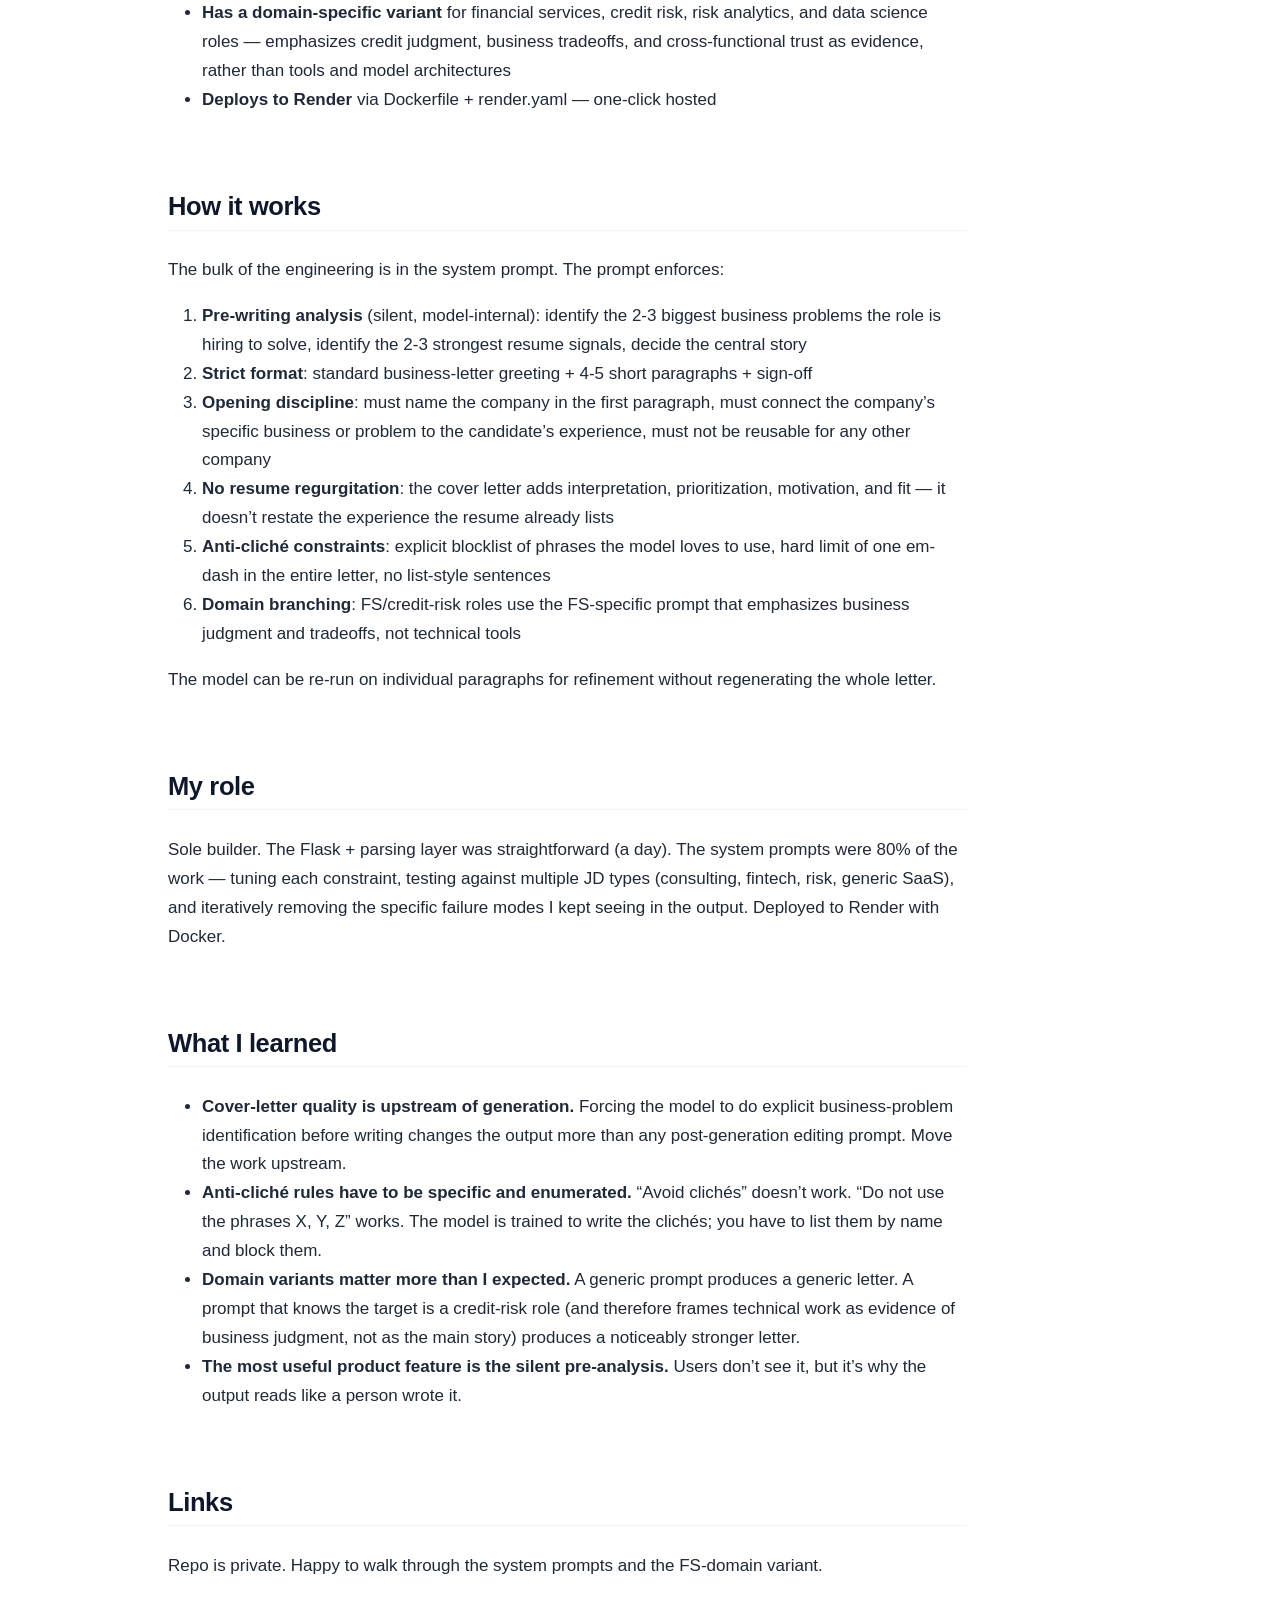
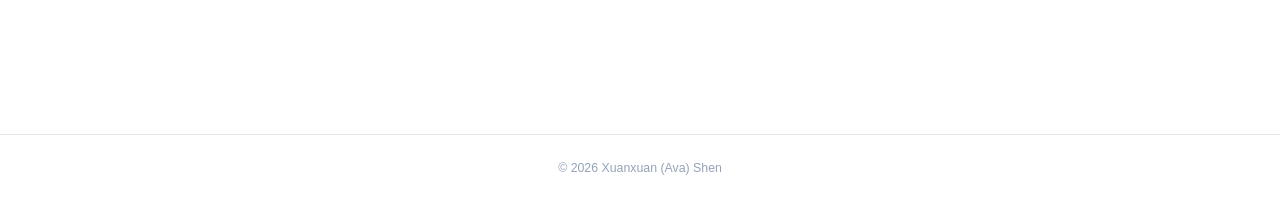
<file: products/resume-jd-review-tool.html>
<!DOCTYPE html>
<html xmlns="http://www.w3.org/1999/xhtml" lang="en" xml:lang="en"><head>

<meta charset="utf-8">
<meta name="generator" content="quarto-1.9.38">

<meta name="viewport" content="width=device-width, initial-scale=1.0, user-scalable=yes">

<meta name="dcterms.date" content="2025-05-06">

<title>Resume × JD Fit Review and Cover Letter Tool – Xuanxuan (Ava) Shen</title>
<style>
/* Default styles provided by pandoc.
** See https://pandoc.org/MANUAL.html#variables-for-html for config info.
*/
code{white-space: pre-wrap;}
span.smallcaps{font-variant: small-caps;}
div.columns{display: flex; gap: min(4vw, 1.5em);}
div.column{flex: auto; overflow-x: auto;}
div.hanging-indent{margin-left: 1.5em; text-indent: -1.5em;}
ul.task-list{list-style: none;}
ul.task-list li input[type="checkbox"] {
  width: 0.8em;
  margin: 0 0.8em 0.2em -1em; /* quarto-specific, see https://github.com/quarto-dev/quarto-cli/issues/4556 */ 
  vertical-align: middle;
}
</style>


<script src="../site_libs/quarto-nav/quarto-nav.js"></script>
<script src="../site_libs/quarto-nav/headroom.min.js"></script>
<script src="../site_libs/clipboard/clipboard.min.js"></script>
<script src="../site_libs/quarto-search/autocomplete.umd.js"></script>
<script src="../site_libs/quarto-search/fuse.min.js"></script>
<script src="../site_libs/quarto-search/quarto-search.js"></script>
<meta name="quarto:offset" content="../">
<script src="../site_libs/quarto-html/quarto.js" type="module"></script>
<script src="../site_libs/quarto-html/tabsets/tabsets.js" type="module"></script>
<script src="../site_libs/quarto-html/popper.min.js"></script>
<script src="../site_libs/quarto-html/tippy.umd.min.js"></script>
<script src="../site_libs/quarto-html/anchor.min.js"></script>
<link href="../site_libs/quarto-html/tippy.css" rel="stylesheet">
<link href="../site_libs/quarto-html/quarto-syntax-highlighting-15634bcf2e68342d4ad2dfa704d543f6.css" rel="stylesheet" id="quarto-text-highlighting-styles">
<script src="../site_libs/bootstrap/bootstrap.min.js"></script>
<link href="../site_libs/bootstrap/bootstrap-icons.css" rel="stylesheet">
<link href="../site_libs/bootstrap/bootstrap-21dfb6f5b24708782b3851273225b992.min.css" rel="stylesheet" append-hash="true" id="quarto-bootstrap" data-mode="light">
<script id="quarto-search-options" type="application/json">{
  "location": "navbar",
  "copy-button": false,
  "collapse-after": 3,
  "panel-placement": "end",
  "type": "overlay",
  "limit": 50,
  "keyboard-shortcut": [
    "f",
    "/",
    "s"
  ],
  "show-item-context": false,
  "language": {
    "search-no-results-text": "No results",
    "search-matching-documents-text": "matching documents",
    "search-copy-link-title": "Copy link to search",
    "search-hide-matches-text": "Hide additional matches",
    "search-more-match-text": "more match in this document",
    "search-more-matches-text": "more matches in this document",
    "search-clear-button-title": "Clear",
    "search-text-placeholder": "",
    "search-detached-cancel-button-title": "Cancel",
    "search-submit-button-title": "Submit",
    "search-label": "Search"
  }
}</script>
<style>html{ scroll-behavior: smooth; }</style>


<link rel="stylesheet" href="../styles.css">
</head>

<body class="nav-fixed quarto-light">

<div id="quarto-search-results"></div>
  <header id="quarto-header" class="headroom fixed-top">
    <nav class="navbar navbar-expand-lg " data-bs-theme="dark">
      <div class="navbar-container container-fluid">
      <div class="navbar-brand-container mx-auto">
    <a class="navbar-brand" href="../index.html">
    <span class="navbar-title">Xuanxuan (Ava) Shen</span>
    </a>
  </div>
            <div id="quarto-search" class="" title="Search"></div>
          <button class="navbar-toggler" type="button" data-bs-toggle="collapse" data-bs-target="#navbarCollapse" aria-controls="navbarCollapse" role="menu" aria-expanded="false" aria-label="Toggle navigation" onclick="if (window.quartoToggleHeadroom) { window.quartoToggleHeadroom(); }">
  <span class="navbar-toggler-icon"></span>
</button>
          <div class="collapse navbar-collapse" id="navbarCollapse">
            <ul class="navbar-nav navbar-nav-scroll me-auto">
  <li class="nav-item">
    <a class="nav-link" href="../index.html"> 
<span class="menu-text">Home</span></a>
  </li>  
  <li class="nav-item">
    <a class="nav-link" href="../products/index.html"> 
<span class="menu-text">Products</span></a>
  </li>  
  <li class="nav-item">
    <a class="nav-link" href="../analyses/index.html"> 
<span class="menu-text">Analyses</span></a>
  </li>  
  <li class="nav-item">
    <a class="nav-link" href="../about.html"> 
<span class="menu-text">About</span></a>
  </li>  
</ul>
            <ul class="navbar-nav navbar-nav-scroll ms-auto">
  <li class="nav-item compact">
    <a class="nav-link" href="https://github.com/shenxuan752"> <i class="bi bi-github" role="img">
</i> 
<span class="menu-text"></span></a>
  </li>  
  <li class="nav-item compact">
    <a class="nav-link" href="https://www.linkedin.com/in/xuanxuan-shen-321a54128/"> <i class="bi bi-linkedin" role="img">
</i> 
<span class="menu-text"></span></a>
  </li>  
  <li class="nav-item compact">
    <a class="nav-link" href="mailto:xxshen752@gmail.com"> <i class="bi bi-envelope" role="img">
</i> 
<span class="menu-text"></span></a>
  </li>  
</ul>
          </div> <!-- /navcollapse -->
            <div class="quarto-navbar-tools">
</div>
      </div> <!-- /container-fluid -->
    </nav>
</header>
<!-- content -->
<div id="quarto-content" class="quarto-container page-columns page-rows-contents page-layout-article page-navbar">
<!-- sidebar -->
<!-- margin-sidebar -->
    <div id="quarto-margin-sidebar" class="sidebar margin-sidebar">
        <nav id="TOC" role="doc-toc" class="toc-active">
    <h2 id="toc-title">On this page</h2>
   
  <ul>
  <li><a href="#one-line-summary" id="toc-one-line-summary" class="nav-link active" data-scroll-target="#one-line-summary">One-line summary</a></li>
  <li><a href="#why-i-built-this" id="toc-why-i-built-this" class="nav-link" data-scroll-target="#why-i-built-this">Why I built this</a></li>
  <li><a href="#what-i-built" id="toc-what-i-built" class="nav-link" data-scroll-target="#what-i-built">What I built</a></li>
  <li><a href="#how-it-works" id="toc-how-it-works" class="nav-link" data-scroll-target="#how-it-works">How it works</a></li>
  <li><a href="#my-role" id="toc-my-role" class="nav-link" data-scroll-target="#my-role">My role</a></li>
  <li><a href="#what-i-learned" id="toc-what-i-learned" class="nav-link" data-scroll-target="#what-i-learned">What I learned</a></li>
  <li><a href="#links" id="toc-links" class="nav-link" data-scroll-target="#links">Links</a></li>
  </ul>
</nav>
    </div>
<!-- main -->
<main class="content" id="quarto-document-content">

<header id="title-block-header" class="quarto-title-block default">
<div class="quarto-title">
<h1 class="title">Resume × JD Fit Review and Cover Letter Tool</h1>
<p class="subtitle lead">Application workflow tool that evaluates candidate-role fit and generates targeted cover letters with explicit anti-cliché constraints</p>
  <div class="quarto-categories">
    <div class="quarto-category">AI Agents</div>
    <div class="quarto-category">Workflow Tool</div>
    <div class="quarto-category">Anthropic Claude</div>
    <div class="quarto-category">Productivity Systems</div>
  </div>
  </div>



<div class="quarto-title-meta">

    
    <div>
    <div class="quarto-title-meta-heading">Published</div>
    <div class="quarto-title-meta-contents">
      <p class="date">May 6, 2025</p>
    </div>
  </div>
  
    
  </div>
  


</header>


<div class="section-intro">
<p><strong>Type:</strong> Product · <strong>Domain:</strong> Job application workflow / candidate-role fit <strong>Stack:</strong> Python · Flask · Anthropic Claude API · pdfplumber · python-docx · Docker · Render <strong>Status:</strong> Deployable web app · <strong>Role:</strong> Builder</p>
</div>
<section id="one-line-summary" class="level2">
<h2 class="anchored" data-anchor-id="one-line-summary">One-line summary</h2>
<p>A Flask-based workflow tool that parses a JD and a resume (PDF or DOCX), evaluates candidate-role fit by identifying the role’s actual business problems and matching them against the candidate’s strongest evidence, then generates a cover letter with strict anti-cliché constraints — designed for signal, not for prettier generic text.</p>
</section>
<section id="why-i-built-this" class="level2">
<h2 class="anchored" data-anchor-id="why-i-built-this">Why I built this</h2>
<p>Generic AI cover-letter tools write the way AI cover-letter tools write. Abstract phrasing. Endless em-dashes. Openings that could apply to any company. Sentences that stack three “intersection of X / Y / Z” clauses. The output looks polished and reads as obviously generated — exactly the wrong signal for senior roles.</p>
<p>The problem isn’t the writing step. The problem is the thinking step. Most tools jump straight from “JD + resume” to “write a cover letter,” which means the model has to invent fit on the fly. The result is text that gestures at fit instead of demonstrating it.</p>
<p>I wanted a tool that did the analytical work upstream: identify the role’s two or three actual business problems, identify the two or three strongest pieces of evidence from the resume that prove the candidate can solve them, decide a central story in one sentence, and <em>then</em> write — stripping everything that doesn’t serve that story.</p>
</section>
<section id="what-i-built" class="level2">
<h2 class="anchored" data-anchor-id="what-i-built">What I built</h2>
<p>A Flask web app that:</p>
<ul>
<li><strong>Accepts a JD</strong> (paste or URL) and a <strong>resume upload</strong> (PDF parsed via pdfplumber, DOCX via python-docx)</li>
<li><strong>Calls Claude with a structured system prompt</strong> that forces the model to do the analytical work before generation — silently identify the role’s biggest business problems, pick matching resume evidence, decide a central story, strip everything else</li>
<li><strong>Returns a cover letter</strong> in standard business-letter format with explicit constraints: name the company in the opening paragraph, no “I am excited to apply,” at most one em-dash in the whole letter, no abstract phrases like “sits at the intersection,” “growth enablement,” “portfolio economics,” “at scale,” “evolving X stack”</li>
<li><strong>Has a domain-specific variant</strong> for financial services, credit risk, risk analytics, and data science roles — emphasizes credit judgment, business tradeoffs, and cross-functional trust as evidence, rather than tools and model architectures</li>
<li><strong>Deploys to Render</strong> via Dockerfile + render.yaml — one-click hosted</li>
</ul>
</section>
<section id="how-it-works" class="level2">
<h2 class="anchored" data-anchor-id="how-it-works">How it works</h2>
<p>The bulk of the engineering is in the system prompt. The prompt enforces:</p>
<ol type="1">
<li><strong>Pre-writing analysis</strong> (silent, model-internal): identify the 2-3 biggest business problems the role is hiring to solve, identify the 2-3 strongest resume signals, decide the central story</li>
<li><strong>Strict format</strong>: standard business-letter greeting + 4-5 short paragraphs + sign-off</li>
<li><strong>Opening discipline</strong>: must name the company in the first paragraph, must connect the company’s specific business or problem to the candidate’s experience, must not be reusable for any other company</li>
<li><strong>No resume regurgitation</strong>: the cover letter adds interpretation, prioritization, motivation, and fit — it doesn’t restate the experience the resume already lists</li>
<li><strong>Anti-cliché constraints</strong>: explicit blocklist of phrases the model loves to use, hard limit of one em-dash in the entire letter, no list-style sentences</li>
<li><strong>Domain branching</strong>: FS/credit-risk roles use the FS-specific prompt that emphasizes business judgment and tradeoffs, not technical tools</li>
</ol>
<p>The model can be re-run on individual paragraphs for refinement without regenerating the whole letter.</p>
</section>
<section id="my-role" class="level2">
<h2 class="anchored" data-anchor-id="my-role">My role</h2>
<p>Sole builder. The Flask + parsing layer was straightforward (a day). The system prompts were 80% of the work — tuning each constraint, testing against multiple JD types (consulting, fintech, risk, generic SaaS), and iteratively removing the specific failure modes I kept seeing in the output. Deployed to Render with Docker.</p>
</section>
<section id="what-i-learned" class="level2">
<h2 class="anchored" data-anchor-id="what-i-learned">What I learned</h2>
<ul>
<li><strong>Cover-letter quality is upstream of generation.</strong> Forcing the model to do explicit business-problem identification before writing changes the output more than any post-generation editing prompt. Move the work upstream.</li>
<li><strong>Anti-cliché rules have to be specific and enumerated.</strong> “Avoid clichés” doesn’t work. “Do not use the phrases X, Y, Z” works. The model is trained to write the clichés; you have to list them by name and block them.</li>
<li><strong>Domain variants matter more than I expected.</strong> A generic prompt produces a generic letter. A prompt that knows the target is a credit-risk role (and therefore frames technical work as evidence of business judgment, not as the main story) produces a noticeably stronger letter.</li>
<li><strong>The most useful product feature is the silent pre-analysis.</strong> Users don’t see it, but it’s why the output reads like a person wrote it.</li>
</ul>
</section>
<section id="links" class="level2">
<h2 class="anchored" data-anchor-id="links">Links</h2>
<p>Repo is private. Happy to walk through the system prompts and the FS-domain variant.</p>


</section>

</main> <!-- /main -->
<script id="quarto-html-after-body" type="application/javascript">
  window.document.addEventListener("DOMContentLoaded", function (event) {
    const icon = "";
    const anchorJS = new window.AnchorJS();
    anchorJS.options = {
      placement: 'right',
      icon: icon
    };
    anchorJS.add('.anchored');
    const isCodeAnnotation = (el) => {
      for (const clz of el.classList) {
        if (clz.startsWith('code-annotation-')) {                     
          return true;
        }
      }
      return false;
    }
    const onCopySuccess = function(e) {
      // button target
      const button = e.trigger;
      // don't keep focus
      button.blur();
      // flash "checked"
      button.classList.add('code-copy-button-checked');
      var currentTitle = button.getAttribute("title");
      button.setAttribute("title", "Copied!");
      let tooltip;
      if (window.bootstrap) {
        button.setAttribute("data-bs-toggle", "tooltip");
        button.setAttribute("data-bs-placement", "left");
        button.setAttribute("data-bs-title", "Copied!");
        tooltip = new bootstrap.Tooltip(button, 
          { trigger: "manual", 
            customClass: "code-copy-button-tooltip",
            offset: [0, -8]});
        tooltip.show();    
      }
      setTimeout(function() {
        if (tooltip) {
          tooltip.hide();
          button.removeAttribute("data-bs-title");
          button.removeAttribute("data-bs-toggle");
          button.removeAttribute("data-bs-placement");
        }
        button.setAttribute("title", currentTitle);
        button.classList.remove('code-copy-button-checked');
      }, 1000);
      // clear code selection
      e.clearSelection();
    }
    const getTextToCopy = function(trigger) {
      const outerScaffold = trigger.parentElement.cloneNode(true);
      const codeEl = outerScaffold.querySelector('code');
      for (const childEl of codeEl.children) {
        if (isCodeAnnotation(childEl)) {
          childEl.remove();
        }
      }
      return codeEl.innerText;
    }
    const clipboard = new window.ClipboardJS('.code-copy-button:not([data-in-quarto-modal])', {
      text: getTextToCopy
    });
    clipboard.on('success', onCopySuccess);
    if (window.document.getElementById('quarto-embedded-source-code-modal')) {
      const clipboardModal = new window.ClipboardJS('.code-copy-button[data-in-quarto-modal]', {
        text: getTextToCopy,
        container: window.document.getElementById('quarto-embedded-source-code-modal')
      });
      clipboardModal.on('success', onCopySuccess);
    }
      var localhostRegex = new RegExp(/^(?:http|https):\/\/localhost\:?[0-9]*\//);
      var mailtoRegex = new RegExp(/^mailto:/);
        var filterRegex = new RegExp("https:\/\/shenxuan752\.github\.io\/");
      var isInternal = (href) => {
          return filterRegex.test(href) || localhostRegex.test(href) || mailtoRegex.test(href);
      }
      // Inspect non-navigation links and adorn them if external
     var links = window.document.querySelectorAll('a[href]:not(.nav-link):not(.navbar-brand):not(.toc-action):not(.sidebar-link):not(.sidebar-item-toggle):not(.pagination-link):not(.no-external):not([aria-hidden]):not(.dropdown-item):not(.quarto-navigation-tool):not(.about-link)');
      for (var i=0; i<links.length; i++) {
        const link = links[i];
        if (!isInternal(link.href)) {
          // undo the damage that might have been done by quarto-nav.js in the case of
          // links that we want to consider external
          if (link.dataset.originalHref !== undefined) {
            link.href = link.dataset.originalHref;
          }
        }
      }
    function tippyHover(el, contentFn, onTriggerFn, onUntriggerFn) {
      const config = {
        allowHTML: true,
        maxWidth: 500,
        delay: 100,
        arrow: false,
        appendTo: function(el) {
            return el.parentElement;
        },
        interactive: true,
        interactiveBorder: 10,
        theme: 'quarto',
        placement: 'bottom-start',
      };
      if (contentFn) {
        config.content = contentFn;
      }
      if (onTriggerFn) {
        config.onTrigger = onTriggerFn;
      }
      if (onUntriggerFn) {
        config.onUntrigger = onUntriggerFn;
      }
      window.tippy(el, config); 
    }
    const noterefs = window.document.querySelectorAll('a[role="doc-noteref"]');
    for (var i=0; i<noterefs.length; i++) {
      const ref = noterefs[i];
      tippyHover(ref, function() {
        // use id or data attribute instead here
        let href = ref.getAttribute('data-footnote-href') || ref.getAttribute('href');
        try { href = new URL(href).hash; } catch {}
        const id = href.replace(/^#\/?/, "");
        const note = window.document.getElementById(id);
        if (note) {
          return note.innerHTML;
        } else {
          return "";
        }
      });
    }
    const xrefs = window.document.querySelectorAll('a.quarto-xref');
    const processXRef = (id, note) => {
      // Strip column container classes
      const stripColumnClz = (el) => {
        el.classList.remove("page-full", "page-columns");
        if (el.children) {
          for (const child of el.children) {
            stripColumnClz(child);
          }
        }
      }
      stripColumnClz(note)
      if (id === null || id.startsWith('sec-')) {
        // Special case sections, only their first couple elements
        const container = document.createElement("div");
        if (note.children && note.children.length > 2) {
          container.appendChild(note.children[0].cloneNode(true));
          for (let i = 1; i < note.children.length; i++) {
            const child = note.children[i];
            if (child.tagName === "P" && child.innerText === "") {
              continue;
            } else {
              container.appendChild(child.cloneNode(true));
              break;
            }
          }
          if (window.Quarto?.typesetMath) {
            window.Quarto.typesetMath(container);
          }
          return container.innerHTML
        } else {
          if (window.Quarto?.typesetMath) {
            window.Quarto.typesetMath(note);
          }
          return note.innerHTML;
        }
      } else {
        // Remove any anchor links if they are present
        const anchorLink = note.querySelector('a.anchorjs-link');
        if (anchorLink) {
          anchorLink.remove();
        }
        if (window.Quarto?.typesetMath) {
          window.Quarto.typesetMath(note);
        }
        if (note.classList.contains("callout")) {
          return note.outerHTML;
        } else {
          return note.innerHTML;
        }
      }
    }
    for (var i=0; i<xrefs.length; i++) {
      const xref = xrefs[i];
      tippyHover(xref, undefined, function(instance) {
        instance.disable();
        let url = xref.getAttribute('href');
        let hash = undefined; 
        if (url.startsWith('#')) {
          hash = url;
        } else {
          try { hash = new URL(url).hash; } catch {}
        }
        if (hash) {
          const id = hash.replace(/^#\/?/, "");
          const note = window.document.getElementById(id);
          if (note !== null) {
            try {
              const html = processXRef(id, note.cloneNode(true));
              instance.setContent(html);
            } finally {
              instance.enable();
              instance.show();
            }
          } else {
            // See if we can fetch this
            fetch(url.split('#')[0])
            .then(res => res.text())
            .then(html => {
              const parser = new DOMParser();
              const htmlDoc = parser.parseFromString(html, "text/html");
              const note = htmlDoc.getElementById(id);
              if (note !== null) {
                const html = processXRef(id, note);
                instance.setContent(html);
              } 
            }).finally(() => {
              instance.enable();
              instance.show();
            });
          }
        } else {
          // See if we can fetch a full url (with no hash to target)
          // This is a special case and we should probably do some content thinning / targeting
          fetch(url)
          .then(res => res.text())
          .then(html => {
            const parser = new DOMParser();
            const htmlDoc = parser.parseFromString(html, "text/html");
            const note = htmlDoc.querySelector('main.content');
            if (note !== null) {
              // This should only happen for chapter cross references
              // (since there is no id in the URL)
              // remove the first header
              if (note.children.length > 0 && note.children[0].tagName === "HEADER") {
                note.children[0].remove();
              }
              const html = processXRef(null, note);
              instance.setContent(html);
            } 
          }).finally(() => {
            instance.enable();
            instance.show();
          });
        }
      }, function(instance) {
      });
    }
        let selectedAnnoteEl;
        const selectorForAnnotation = ( cell, annotation) => {
          let cellAttr = 'data-code-cell="' + cell + '"';
          let lineAttr = 'data-code-annotation="' +  annotation + '"';
          const selector = 'span[' + cellAttr + '][' + lineAttr + ']';
          return selector;
        }
        const selectCodeLines = (annoteEl) => {
          const doc = window.document;
          const targetCell = annoteEl.getAttribute("data-target-cell");
          const targetAnnotation = annoteEl.getAttribute("data-target-annotation");
          const annoteSpan = window.document.querySelector(selectorForAnnotation(targetCell, targetAnnotation));
          const lines = annoteSpan.getAttribute("data-code-lines").split(",");
          const lineIds = lines.map((line) => {
            return targetCell + "-" + line;
          })
          let top = null;
          let height = null;
          let parent = null;
          if (lineIds.length > 0) {
              //compute the position of the single el (top and bottom and make a div)
              const el = window.document.getElementById(lineIds[0]);
              top = el.offsetTop;
              height = el.offsetHeight;
              parent = el.parentElement.parentElement;
            if (lineIds.length > 1) {
              const lastEl = window.document.getElementById(lineIds[lineIds.length - 1]);
              const bottom = lastEl.offsetTop + lastEl.offsetHeight;
              height = bottom - top;
            }
            if (top !== null && height !== null && parent !== null) {
              // cook up a div (if necessary) and position it 
              let div = window.document.getElementById("code-annotation-line-highlight");
              if (div === null) {
                div = window.document.createElement("div");
                div.setAttribute("id", "code-annotation-line-highlight");
                div.style.position = 'absolute';
                parent.appendChild(div);
              }
              div.style.top = top - 2 + "px";
              div.style.height = height + 4 + "px";
              div.style.left = 0;
              let gutterDiv = window.document.getElementById("code-annotation-line-highlight-gutter");
              if (gutterDiv === null) {
                gutterDiv = window.document.createElement("div");
                gutterDiv.setAttribute("id", "code-annotation-line-highlight-gutter");
                gutterDiv.style.position = 'absolute';
                const codeCell = window.document.getElementById(targetCell);
                const gutter = codeCell.querySelector('.code-annotation-gutter');
                gutter.appendChild(gutterDiv);
              }
              gutterDiv.style.top = top - 2 + "px";
              gutterDiv.style.height = height + 4 + "px";
            }
            selectedAnnoteEl = annoteEl;
          }
        };
        const unselectCodeLines = () => {
          const elementsIds = ["code-annotation-line-highlight", "code-annotation-line-highlight-gutter"];
          elementsIds.forEach((elId) => {
            const div = window.document.getElementById(elId);
            if (div) {
              div.remove();
            }
          });
          selectedAnnoteEl = undefined;
        };
          // Handle positioning of the toggle
      window.addEventListener(
        "resize",
        throttle(() => {
          elRect = undefined;
          if (selectedAnnoteEl) {
            selectCodeLines(selectedAnnoteEl);
          }
        }, 10)
      );
      function throttle(fn, ms) {
      let throttle = false;
      let timer;
        return (...args) => {
          if(!throttle) { // first call gets through
              fn.apply(this, args);
              throttle = true;
          } else { // all the others get throttled
              if(timer) clearTimeout(timer); // cancel #2
              timer = setTimeout(() => {
                fn.apply(this, args);
                timer = throttle = false;
              }, ms);
          }
        };
      }
        // Attach click handler to the DT
        const annoteDls = window.document.querySelectorAll('dt[data-target-cell]');
        for (const annoteDlNode of annoteDls) {
          annoteDlNode.addEventListener('click', (event) => {
            const clickedEl = event.target;
            if (clickedEl !== selectedAnnoteEl) {
              unselectCodeLines();
              const activeEl = window.document.querySelector('dt[data-target-cell].code-annotation-active');
              if (activeEl) {
                activeEl.classList.remove('code-annotation-active');
              }
              selectCodeLines(clickedEl);
              clickedEl.classList.add('code-annotation-active');
            } else {
              // Unselect the line
              unselectCodeLines();
              clickedEl.classList.remove('code-annotation-active');
            }
          });
        }
    const findCites = (el) => {
      const parentEl = el.parentElement;
      if (parentEl) {
        const cites = parentEl.dataset.cites;
        if (cites) {
          return {
            el,
            cites: cites.split(' ')
          };
        } else {
          return findCites(el.parentElement)
        }
      } else {
        return undefined;
      }
    };
    var bibliorefs = window.document.querySelectorAll('a[role="doc-biblioref"]');
    for (var i=0; i<bibliorefs.length; i++) {
      const ref = bibliorefs[i];
      const citeInfo = findCites(ref);
      if (citeInfo) {
        tippyHover(citeInfo.el, function() {
          var popup = window.document.createElement('div');
          citeInfo.cites.forEach(function(cite) {
            var citeDiv = window.document.createElement('div');
            citeDiv.classList.add('hanging-indent');
            citeDiv.classList.add('csl-entry');
            var biblioDiv = window.document.getElementById('ref-' + cite);
            if (biblioDiv) {
              citeDiv.innerHTML = biblioDiv.innerHTML;
            }
            popup.appendChild(citeDiv);
          });
          return popup.innerHTML;
        });
      }
    }
  });
  </script>
</div> <!-- /content -->
<footer class="footer">
  <div class="nav-footer">
    <div class="nav-footer-left">
      &nbsp;
    </div>   
    <div class="nav-footer-center">
<p>© 2026 Xuanxuan (Ava) Shen</p>
</div>
    <div class="nav-footer-right">
      &nbsp;
    </div>
  </div>
</footer>




<script src="../site_libs/quarto-html/zenscroll-min.js"></script>
</body></html>
</file>
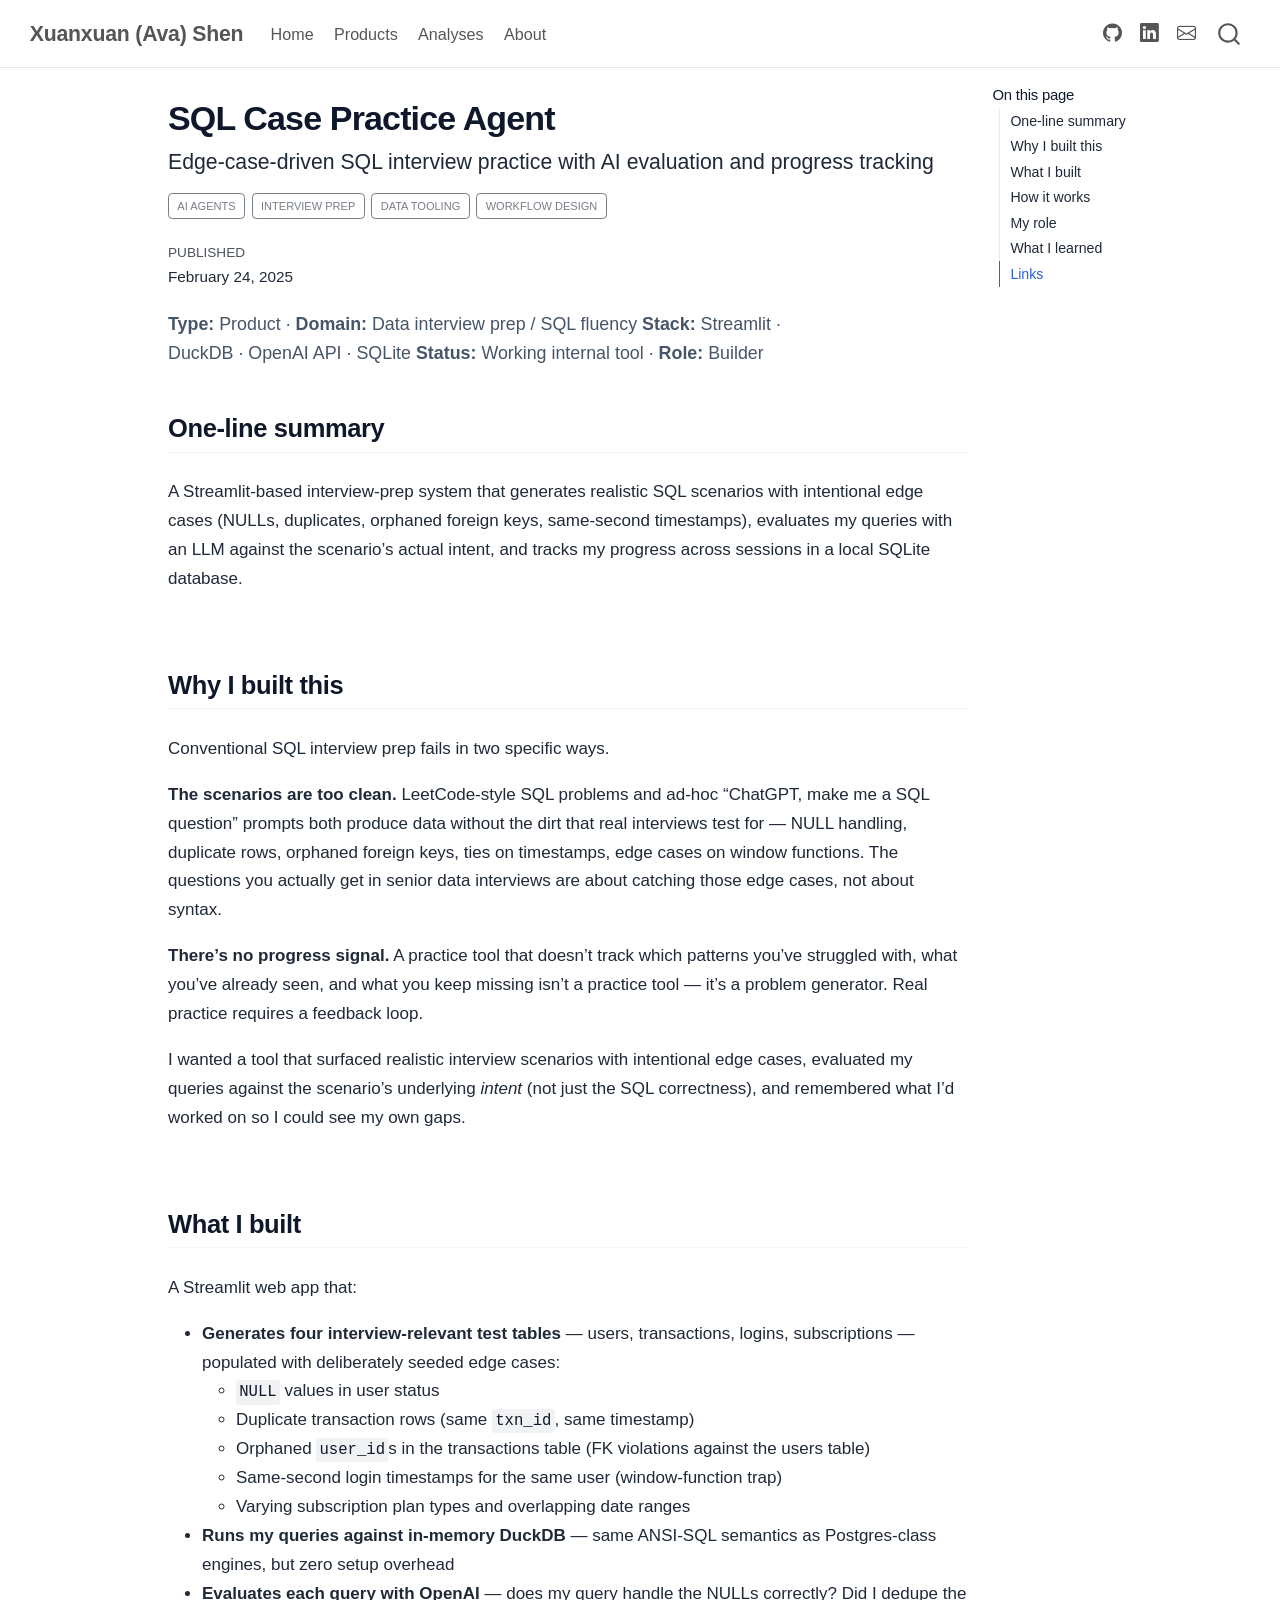
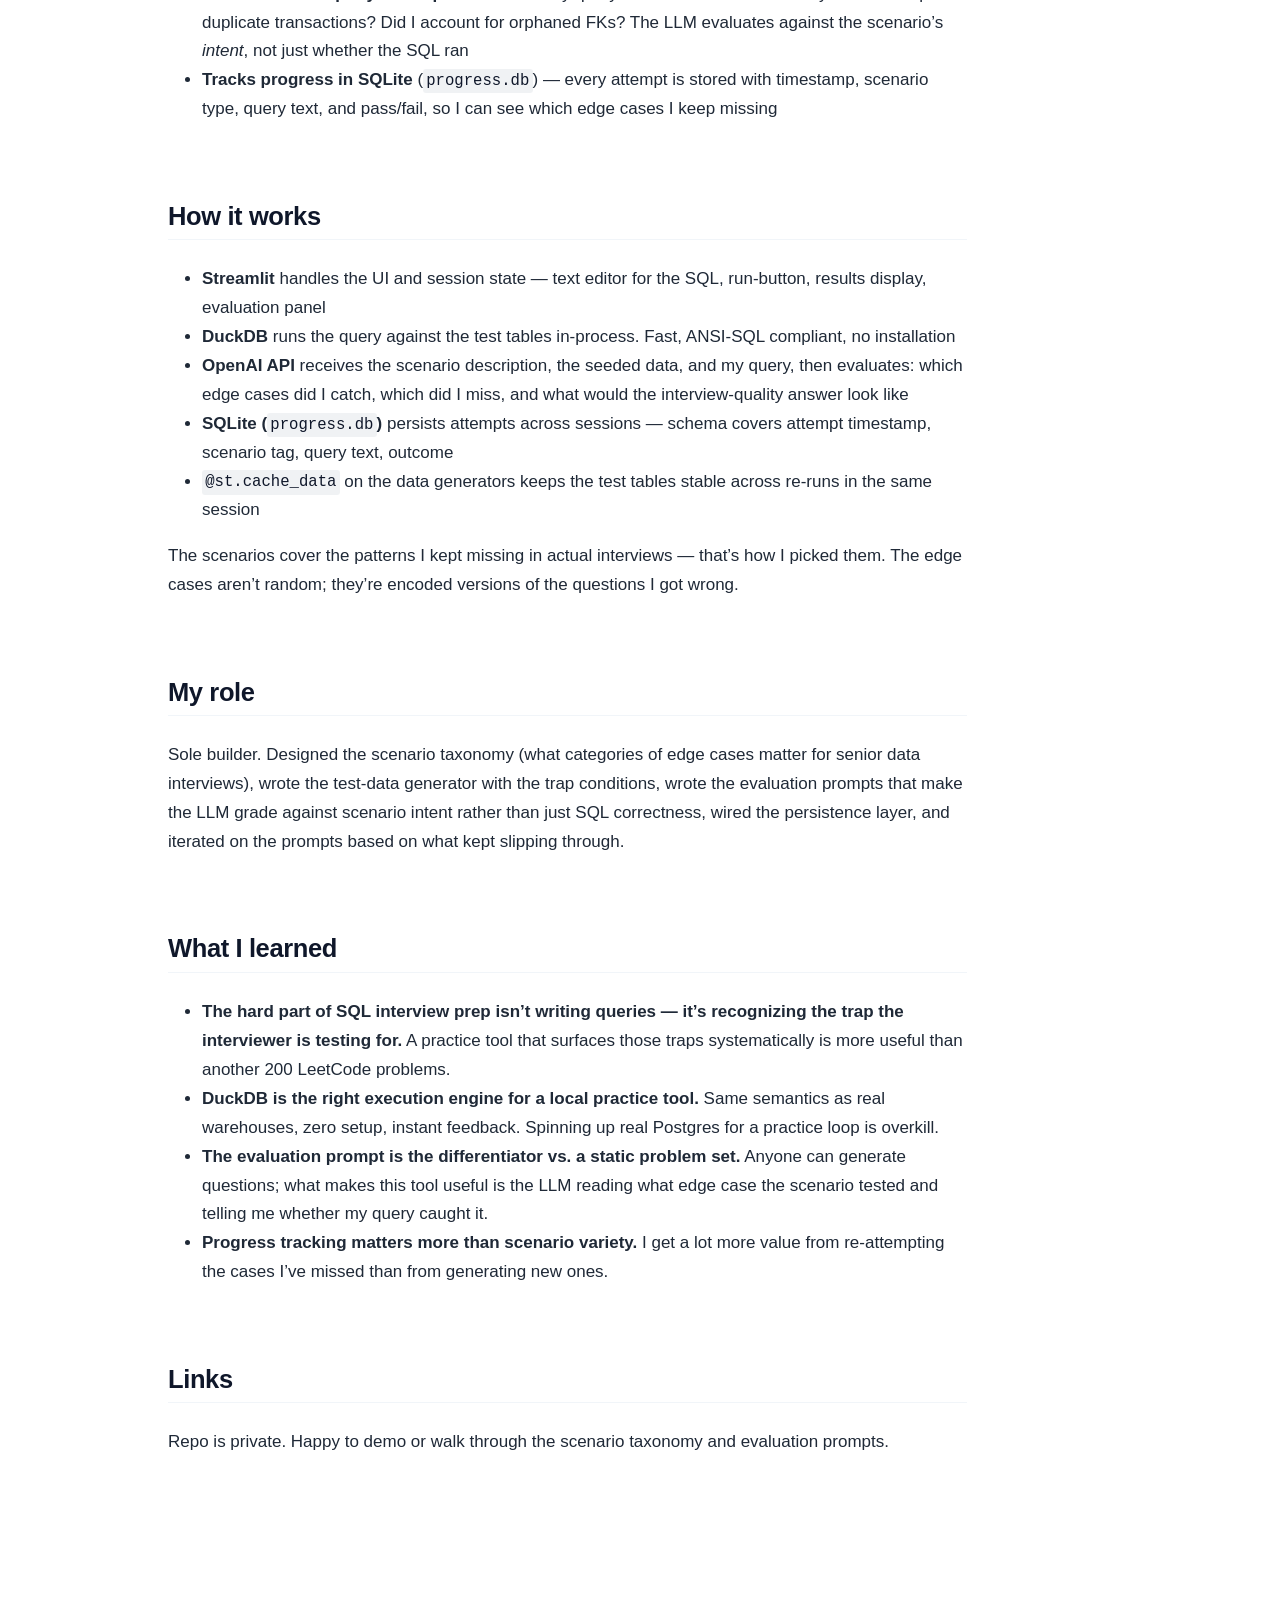
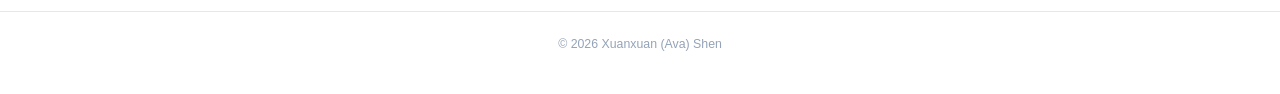
<file: products/sql-practice-agent.html>
<!DOCTYPE html>
<html xmlns="http://www.w3.org/1999/xhtml" lang="en" xml:lang="en"><head>

<meta charset="utf-8">
<meta name="generator" content="quarto-1.9.38">

<meta name="viewport" content="width=device-width, initial-scale=1.0, user-scalable=yes">

<meta name="dcterms.date" content="2025-02-24">

<title>SQL Case Practice Agent – Xuanxuan (Ava) Shen</title>
<style>
/* Default styles provided by pandoc.
** See https://pandoc.org/MANUAL.html#variables-for-html for config info.
*/
code{white-space: pre-wrap;}
span.smallcaps{font-variant: small-caps;}
div.columns{display: flex; gap: min(4vw, 1.5em);}
div.column{flex: auto; overflow-x: auto;}
div.hanging-indent{margin-left: 1.5em; text-indent: -1.5em;}
ul.task-list{list-style: none;}
ul.task-list li input[type="checkbox"] {
  width: 0.8em;
  margin: 0 0.8em 0.2em -1em; /* quarto-specific, see https://github.com/quarto-dev/quarto-cli/issues/4556 */ 
  vertical-align: middle;
}
</style>


<script src="../site_libs/quarto-nav/quarto-nav.js"></script>
<script src="../site_libs/quarto-nav/headroom.min.js"></script>
<script src="../site_libs/clipboard/clipboard.min.js"></script>
<script src="../site_libs/quarto-search/autocomplete.umd.js"></script>
<script src="../site_libs/quarto-search/fuse.min.js"></script>
<script src="../site_libs/quarto-search/quarto-search.js"></script>
<meta name="quarto:offset" content="../">
<script src="../site_libs/quarto-html/quarto.js" type="module"></script>
<script src="../site_libs/quarto-html/tabsets/tabsets.js" type="module"></script>
<script src="../site_libs/quarto-html/popper.min.js"></script>
<script src="../site_libs/quarto-html/tippy.umd.min.js"></script>
<script src="../site_libs/quarto-html/anchor.min.js"></script>
<link href="../site_libs/quarto-html/tippy.css" rel="stylesheet">
<link href="../site_libs/quarto-html/quarto-syntax-highlighting-15634bcf2e68342d4ad2dfa704d543f6.css" rel="stylesheet" id="quarto-text-highlighting-styles">
<script src="../site_libs/bootstrap/bootstrap.min.js"></script>
<link href="../site_libs/bootstrap/bootstrap-icons.css" rel="stylesheet">
<link href="../site_libs/bootstrap/bootstrap-21dfb6f5b24708782b3851273225b992.min.css" rel="stylesheet" append-hash="true" id="quarto-bootstrap" data-mode="light">
<script id="quarto-search-options" type="application/json">{
  "location": "navbar",
  "copy-button": false,
  "collapse-after": 3,
  "panel-placement": "end",
  "type": "overlay",
  "limit": 50,
  "keyboard-shortcut": [
    "f",
    "/",
    "s"
  ],
  "show-item-context": false,
  "language": {
    "search-no-results-text": "No results",
    "search-matching-documents-text": "matching documents",
    "search-copy-link-title": "Copy link to search",
    "search-hide-matches-text": "Hide additional matches",
    "search-more-match-text": "more match in this document",
    "search-more-matches-text": "more matches in this document",
    "search-clear-button-title": "Clear",
    "search-text-placeholder": "",
    "search-detached-cancel-button-title": "Cancel",
    "search-submit-button-title": "Submit",
    "search-label": "Search"
  }
}</script>
<style>html{ scroll-behavior: smooth; }</style>


<link rel="stylesheet" href="../styles.css">
</head>

<body class="nav-fixed quarto-light">

<div id="quarto-search-results"></div>
  <header id="quarto-header" class="headroom fixed-top">
    <nav class="navbar navbar-expand-lg " data-bs-theme="dark">
      <div class="navbar-container container-fluid">
      <div class="navbar-brand-container mx-auto">
    <a class="navbar-brand" href="../index.html">
    <span class="navbar-title">Xuanxuan (Ava) Shen</span>
    </a>
  </div>
            <div id="quarto-search" class="" title="Search"></div>
          <button class="navbar-toggler" type="button" data-bs-toggle="collapse" data-bs-target="#navbarCollapse" aria-controls="navbarCollapse" role="menu" aria-expanded="false" aria-label="Toggle navigation" onclick="if (window.quartoToggleHeadroom) { window.quartoToggleHeadroom(); }">
  <span class="navbar-toggler-icon"></span>
</button>
          <div class="collapse navbar-collapse" id="navbarCollapse">
            <ul class="navbar-nav navbar-nav-scroll me-auto">
  <li class="nav-item">
    <a class="nav-link" href="../index.html"> 
<span class="menu-text">Home</span></a>
  </li>  
  <li class="nav-item">
    <a class="nav-link" href="../products/index.html"> 
<span class="menu-text">Products</span></a>
  </li>  
  <li class="nav-item">
    <a class="nav-link" href="../analyses/index.html"> 
<span class="menu-text">Analyses</span></a>
  </li>  
  <li class="nav-item">
    <a class="nav-link" href="../about.html"> 
<span class="menu-text">About</span></a>
  </li>  
</ul>
            <ul class="navbar-nav navbar-nav-scroll ms-auto">
  <li class="nav-item compact">
    <a class="nav-link" href="https://github.com/shenxuan752"> <i class="bi bi-github" role="img">
</i> 
<span class="menu-text"></span></a>
  </li>  
  <li class="nav-item compact">
    <a class="nav-link" href="https://www.linkedin.com/in/xuanxuan-shen-321a54128/"> <i class="bi bi-linkedin" role="img">
</i> 
<span class="menu-text"></span></a>
  </li>  
  <li class="nav-item compact">
    <a class="nav-link" href="mailto:xxshen752@gmail.com"> <i class="bi bi-envelope" role="img">
</i> 
<span class="menu-text"></span></a>
  </li>  
</ul>
          </div> <!-- /navcollapse -->
            <div class="quarto-navbar-tools">
</div>
      </div> <!-- /container-fluid -->
    </nav>
</header>
<!-- content -->
<div id="quarto-content" class="quarto-container page-columns page-rows-contents page-layout-article page-navbar">
<!-- sidebar -->
<!-- margin-sidebar -->
    <div id="quarto-margin-sidebar" class="sidebar margin-sidebar">
        <nav id="TOC" role="doc-toc" class="toc-active">
    <h2 id="toc-title">On this page</h2>
   
  <ul>
  <li><a href="#one-line-summary" id="toc-one-line-summary" class="nav-link active" data-scroll-target="#one-line-summary">One-line summary</a></li>
  <li><a href="#why-i-built-this" id="toc-why-i-built-this" class="nav-link" data-scroll-target="#why-i-built-this">Why I built this</a></li>
  <li><a href="#what-i-built" id="toc-what-i-built" class="nav-link" data-scroll-target="#what-i-built">What I built</a></li>
  <li><a href="#how-it-works" id="toc-how-it-works" class="nav-link" data-scroll-target="#how-it-works">How it works</a></li>
  <li><a href="#my-role" id="toc-my-role" class="nav-link" data-scroll-target="#my-role">My role</a></li>
  <li><a href="#what-i-learned" id="toc-what-i-learned" class="nav-link" data-scroll-target="#what-i-learned">What I learned</a></li>
  <li><a href="#links" id="toc-links" class="nav-link" data-scroll-target="#links">Links</a></li>
  </ul>
</nav>
    </div>
<!-- main -->
<main class="content" id="quarto-document-content">

<header id="title-block-header" class="quarto-title-block default">
<div class="quarto-title">
<h1 class="title">SQL Case Practice Agent</h1>
<p class="subtitle lead">Edge-case-driven SQL interview practice with AI evaluation and progress tracking</p>
  <div class="quarto-categories">
    <div class="quarto-category">AI Agents</div>
    <div class="quarto-category">Interview Prep</div>
    <div class="quarto-category">Data Tooling</div>
    <div class="quarto-category">Workflow Design</div>
  </div>
  </div>



<div class="quarto-title-meta">

    
    <div>
    <div class="quarto-title-meta-heading">Published</div>
    <div class="quarto-title-meta-contents">
      <p class="date">February 24, 2025</p>
    </div>
  </div>
  
    
  </div>
  


</header>


<div class="section-intro">
<p><strong>Type:</strong> Product · <strong>Domain:</strong> Data interview prep / SQL fluency <strong>Stack:</strong> Streamlit · DuckDB · OpenAI API · SQLite <strong>Status:</strong> Working internal tool · <strong>Role:</strong> Builder</p>
</div>
<section id="one-line-summary" class="level2">
<h2 class="anchored" data-anchor-id="one-line-summary">One-line summary</h2>
<p>A Streamlit-based interview-prep system that generates realistic SQL scenarios with intentional edge cases (NULLs, duplicates, orphaned foreign keys, same-second timestamps), evaluates my queries with an LLM against the scenario’s actual intent, and tracks my progress across sessions in a local SQLite database.</p>
</section>
<section id="why-i-built-this" class="level2">
<h2 class="anchored" data-anchor-id="why-i-built-this">Why I built this</h2>
<p>Conventional SQL interview prep fails in two specific ways.</p>
<p><strong>The scenarios are too clean.</strong> LeetCode-style SQL problems and ad-hoc “ChatGPT, make me a SQL question” prompts both produce data without the dirt that real interviews test for — NULL handling, duplicate rows, orphaned foreign keys, ties on timestamps, edge cases on window functions. The questions you actually get in senior data interviews are about catching those edge cases, not about syntax.</p>
<p><strong>There’s no progress signal.</strong> A practice tool that doesn’t track which patterns you’ve struggled with, what you’ve already seen, and what you keep missing isn’t a practice tool — it’s a problem generator. Real practice requires a feedback loop.</p>
<p>I wanted a tool that surfaced realistic interview scenarios with intentional edge cases, evaluated my queries against the scenario’s underlying <em>intent</em> (not just the SQL correctness), and remembered what I’d worked on so I could see my own gaps.</p>
</section>
<section id="what-i-built" class="level2">
<h2 class="anchored" data-anchor-id="what-i-built">What I built</h2>
<p>A Streamlit web app that:</p>
<ul>
<li><strong>Generates four interview-relevant test tables</strong> — users, transactions, logins, subscriptions — populated with deliberately seeded edge cases:
<ul>
<li><code>NULL</code> values in user status</li>
<li>Duplicate transaction rows (same <code>txn_id</code>, same timestamp)</li>
<li>Orphaned <code>user_id</code>s in the transactions table (FK violations against the users table)</li>
<li>Same-second login timestamps for the same user (window-function trap)</li>
<li>Varying subscription plan types and overlapping date ranges</li>
</ul></li>
<li><strong>Runs my queries against in-memory DuckDB</strong> — same ANSI-SQL semantics as Postgres-class engines, but zero setup overhead</li>
<li><strong>Evaluates each query with OpenAI</strong> — does my query handle the NULLs correctly? Did I dedupe the duplicate transactions? Did I account for orphaned FKs? The LLM evaluates against the scenario’s <em>intent</em>, not just whether the SQL ran</li>
<li><strong>Tracks progress in SQLite</strong> (<code>progress.db</code>) — every attempt is stored with timestamp, scenario type, query text, and pass/fail, so I can see which edge cases I keep missing</li>
</ul>
</section>
<section id="how-it-works" class="level2">
<h2 class="anchored" data-anchor-id="how-it-works">How it works</h2>
<ul>
<li><strong>Streamlit</strong> handles the UI and session state — text editor for the SQL, run-button, results display, evaluation panel</li>
<li><strong>DuckDB</strong> runs the query against the test tables in-process. Fast, ANSI-SQL compliant, no installation</li>
<li><strong>OpenAI API</strong> receives the scenario description, the seeded data, and my query, then evaluates: which edge cases did I catch, which did I miss, and what would the interview-quality answer look like</li>
<li><strong>SQLite (<code>progress.db</code>)</strong> persists attempts across sessions — schema covers attempt timestamp, scenario tag, query text, outcome</li>
<li><strong><code>@st.cache_data</code></strong> on the data generators keeps the test tables stable across re-runs in the same session</li>
</ul>
<p>The scenarios cover the patterns I kept missing in actual interviews — that’s how I picked them. The edge cases aren’t random; they’re encoded versions of the questions I got wrong.</p>
</section>
<section id="my-role" class="level2">
<h2 class="anchored" data-anchor-id="my-role">My role</h2>
<p>Sole builder. Designed the scenario taxonomy (what categories of edge cases matter for senior data interviews), wrote the test-data generator with the trap conditions, wrote the evaluation prompts that make the LLM grade against scenario intent rather than just SQL correctness, wired the persistence layer, and iterated on the prompts based on what kept slipping through.</p>
</section>
<section id="what-i-learned" class="level2">
<h2 class="anchored" data-anchor-id="what-i-learned">What I learned</h2>
<ul>
<li><strong>The hard part of SQL interview prep isn’t writing queries — it’s recognizing the trap the interviewer is testing for.</strong> A practice tool that surfaces those traps systematically is more useful than another 200 LeetCode problems.</li>
<li><strong>DuckDB is the right execution engine for a local practice tool.</strong> Same semantics as real warehouses, zero setup, instant feedback. Spinning up real Postgres for a practice loop is overkill.</li>
<li><strong>The evaluation prompt is the differentiator vs.&nbsp;a static problem set.</strong> Anyone can generate questions; what makes this tool useful is the LLM reading what edge case the scenario tested and telling me whether my query caught it.</li>
<li><strong>Progress tracking matters more than scenario variety.</strong> I get a lot more value from re-attempting the cases I’ve missed than from generating new ones.</li>
</ul>
</section>
<section id="links" class="level2">
<h2 class="anchored" data-anchor-id="links">Links</h2>
<p>Repo is private. Happy to demo or walk through the scenario taxonomy and evaluation prompts.</p>


</section>

</main> <!-- /main -->
<script id="quarto-html-after-body" type="application/javascript">
  window.document.addEventListener("DOMContentLoaded", function (event) {
    const icon = "";
    const anchorJS = new window.AnchorJS();
    anchorJS.options = {
      placement: 'right',
      icon: icon
    };
    anchorJS.add('.anchored');
    const isCodeAnnotation = (el) => {
      for (const clz of el.classList) {
        if (clz.startsWith('code-annotation-')) {                     
          return true;
        }
      }
      return false;
    }
    const onCopySuccess = function(e) {
      // button target
      const button = e.trigger;
      // don't keep focus
      button.blur();
      // flash "checked"
      button.classList.add('code-copy-button-checked');
      var currentTitle = button.getAttribute("title");
      button.setAttribute("title", "Copied!");
      let tooltip;
      if (window.bootstrap) {
        button.setAttribute("data-bs-toggle", "tooltip");
        button.setAttribute("data-bs-placement", "left");
        button.setAttribute("data-bs-title", "Copied!");
        tooltip = new bootstrap.Tooltip(button, 
          { trigger: "manual", 
            customClass: "code-copy-button-tooltip",
            offset: [0, -8]});
        tooltip.show();    
      }
      setTimeout(function() {
        if (tooltip) {
          tooltip.hide();
          button.removeAttribute("data-bs-title");
          button.removeAttribute("data-bs-toggle");
          button.removeAttribute("data-bs-placement");
        }
        button.setAttribute("title", currentTitle);
        button.classList.remove('code-copy-button-checked');
      }, 1000);
      // clear code selection
      e.clearSelection();
    }
    const getTextToCopy = function(trigger) {
      const outerScaffold = trigger.parentElement.cloneNode(true);
      const codeEl = outerScaffold.querySelector('code');
      for (const childEl of codeEl.children) {
        if (isCodeAnnotation(childEl)) {
          childEl.remove();
        }
      }
      return codeEl.innerText;
    }
    const clipboard = new window.ClipboardJS('.code-copy-button:not([data-in-quarto-modal])', {
      text: getTextToCopy
    });
    clipboard.on('success', onCopySuccess);
    if (window.document.getElementById('quarto-embedded-source-code-modal')) {
      const clipboardModal = new window.ClipboardJS('.code-copy-button[data-in-quarto-modal]', {
        text: getTextToCopy,
        container: window.document.getElementById('quarto-embedded-source-code-modal')
      });
      clipboardModal.on('success', onCopySuccess);
    }
      var localhostRegex = new RegExp(/^(?:http|https):\/\/localhost\:?[0-9]*\//);
      var mailtoRegex = new RegExp(/^mailto:/);
        var filterRegex = new RegExp("https:\/\/shenxuan752\.github\.io\/");
      var isInternal = (href) => {
          return filterRegex.test(href) || localhostRegex.test(href) || mailtoRegex.test(href);
      }
      // Inspect non-navigation links and adorn them if external
     var links = window.document.querySelectorAll('a[href]:not(.nav-link):not(.navbar-brand):not(.toc-action):not(.sidebar-link):not(.sidebar-item-toggle):not(.pagination-link):not(.no-external):not([aria-hidden]):not(.dropdown-item):not(.quarto-navigation-tool):not(.about-link)');
      for (var i=0; i<links.length; i++) {
        const link = links[i];
        if (!isInternal(link.href)) {
          // undo the damage that might have been done by quarto-nav.js in the case of
          // links that we want to consider external
          if (link.dataset.originalHref !== undefined) {
            link.href = link.dataset.originalHref;
          }
        }
      }
    function tippyHover(el, contentFn, onTriggerFn, onUntriggerFn) {
      const config = {
        allowHTML: true,
        maxWidth: 500,
        delay: 100,
        arrow: false,
        appendTo: function(el) {
            return el.parentElement;
        },
        interactive: true,
        interactiveBorder: 10,
        theme: 'quarto',
        placement: 'bottom-start',
      };
      if (contentFn) {
        config.content = contentFn;
      }
      if (onTriggerFn) {
        config.onTrigger = onTriggerFn;
      }
      if (onUntriggerFn) {
        config.onUntrigger = onUntriggerFn;
      }
      window.tippy(el, config); 
    }
    const noterefs = window.document.querySelectorAll('a[role="doc-noteref"]');
    for (var i=0; i<noterefs.length; i++) {
      const ref = noterefs[i];
      tippyHover(ref, function() {
        // use id or data attribute instead here
        let href = ref.getAttribute('data-footnote-href') || ref.getAttribute('href');
        try { href = new URL(href).hash; } catch {}
        const id = href.replace(/^#\/?/, "");
        const note = window.document.getElementById(id);
        if (note) {
          return note.innerHTML;
        } else {
          return "";
        }
      });
    }
    const xrefs = window.document.querySelectorAll('a.quarto-xref');
    const processXRef = (id, note) => {
      // Strip column container classes
      const stripColumnClz = (el) => {
        el.classList.remove("page-full", "page-columns");
        if (el.children) {
          for (const child of el.children) {
            stripColumnClz(child);
          }
        }
      }
      stripColumnClz(note)
      if (id === null || id.startsWith('sec-')) {
        // Special case sections, only their first couple elements
        const container = document.createElement("div");
        if (note.children && note.children.length > 2) {
          container.appendChild(note.children[0].cloneNode(true));
          for (let i = 1; i < note.children.length; i++) {
            const child = note.children[i];
            if (child.tagName === "P" && child.innerText === "") {
              continue;
            } else {
              container.appendChild(child.cloneNode(true));
              break;
            }
          }
          if (window.Quarto?.typesetMath) {
            window.Quarto.typesetMath(container);
          }
          return container.innerHTML
        } else {
          if (window.Quarto?.typesetMath) {
            window.Quarto.typesetMath(note);
          }
          return note.innerHTML;
        }
      } else {
        // Remove any anchor links if they are present
        const anchorLink = note.querySelector('a.anchorjs-link');
        if (anchorLink) {
          anchorLink.remove();
        }
        if (window.Quarto?.typesetMath) {
          window.Quarto.typesetMath(note);
        }
        if (note.classList.contains("callout")) {
          return note.outerHTML;
        } else {
          return note.innerHTML;
        }
      }
    }
    for (var i=0; i<xrefs.length; i++) {
      const xref = xrefs[i];
      tippyHover(xref, undefined, function(instance) {
        instance.disable();
        let url = xref.getAttribute('href');
        let hash = undefined; 
        if (url.startsWith('#')) {
          hash = url;
        } else {
          try { hash = new URL(url).hash; } catch {}
        }
        if (hash) {
          const id = hash.replace(/^#\/?/, "");
          const note = window.document.getElementById(id);
          if (note !== null) {
            try {
              const html = processXRef(id, note.cloneNode(true));
              instance.setContent(html);
            } finally {
              instance.enable();
              instance.show();
            }
          } else {
            // See if we can fetch this
            fetch(url.split('#')[0])
            .then(res => res.text())
            .then(html => {
              const parser = new DOMParser();
              const htmlDoc = parser.parseFromString(html, "text/html");
              const note = htmlDoc.getElementById(id);
              if (note !== null) {
                const html = processXRef(id, note);
                instance.setContent(html);
              } 
            }).finally(() => {
              instance.enable();
              instance.show();
            });
          }
        } else {
          // See if we can fetch a full url (with no hash to target)
          // This is a special case and we should probably do some content thinning / targeting
          fetch(url)
          .then(res => res.text())
          .then(html => {
            const parser = new DOMParser();
            const htmlDoc = parser.parseFromString(html, "text/html");
            const note = htmlDoc.querySelector('main.content');
            if (note !== null) {
              // This should only happen for chapter cross references
              // (since there is no id in the URL)
              // remove the first header
              if (note.children.length > 0 && note.children[0].tagName === "HEADER") {
                note.children[0].remove();
              }
              const html = processXRef(null, note);
              instance.setContent(html);
            } 
          }).finally(() => {
            instance.enable();
            instance.show();
          });
        }
      }, function(instance) {
      });
    }
        let selectedAnnoteEl;
        const selectorForAnnotation = ( cell, annotation) => {
          let cellAttr = 'data-code-cell="' + cell + '"';
          let lineAttr = 'data-code-annotation="' +  annotation + '"';
          const selector = 'span[' + cellAttr + '][' + lineAttr + ']';
          return selector;
        }
        const selectCodeLines = (annoteEl) => {
          const doc = window.document;
          const targetCell = annoteEl.getAttribute("data-target-cell");
          const targetAnnotation = annoteEl.getAttribute("data-target-annotation");
          const annoteSpan = window.document.querySelector(selectorForAnnotation(targetCell, targetAnnotation));
          const lines = annoteSpan.getAttribute("data-code-lines").split(",");
          const lineIds = lines.map((line) => {
            return targetCell + "-" + line;
          })
          let top = null;
          let height = null;
          let parent = null;
          if (lineIds.length > 0) {
              //compute the position of the single el (top and bottom and make a div)
              const el = window.document.getElementById(lineIds[0]);
              top = el.offsetTop;
              height = el.offsetHeight;
              parent = el.parentElement.parentElement;
            if (lineIds.length > 1) {
              const lastEl = window.document.getElementById(lineIds[lineIds.length - 1]);
              const bottom = lastEl.offsetTop + lastEl.offsetHeight;
              height = bottom - top;
            }
            if (top !== null && height !== null && parent !== null) {
              // cook up a div (if necessary) and position it 
              let div = window.document.getElementById("code-annotation-line-highlight");
              if (div === null) {
                div = window.document.createElement("div");
                div.setAttribute("id", "code-annotation-line-highlight");
                div.style.position = 'absolute';
                parent.appendChild(div);
              }
              div.style.top = top - 2 + "px";
              div.style.height = height + 4 + "px";
              div.style.left = 0;
              let gutterDiv = window.document.getElementById("code-annotation-line-highlight-gutter");
              if (gutterDiv === null) {
                gutterDiv = window.document.createElement("div");
                gutterDiv.setAttribute("id", "code-annotation-line-highlight-gutter");
                gutterDiv.style.position = 'absolute';
                const codeCell = window.document.getElementById(targetCell);
                const gutter = codeCell.querySelector('.code-annotation-gutter');
                gutter.appendChild(gutterDiv);
              }
              gutterDiv.style.top = top - 2 + "px";
              gutterDiv.style.height = height + 4 + "px";
            }
            selectedAnnoteEl = annoteEl;
          }
        };
        const unselectCodeLines = () => {
          const elementsIds = ["code-annotation-line-highlight", "code-annotation-line-highlight-gutter"];
          elementsIds.forEach((elId) => {
            const div = window.document.getElementById(elId);
            if (div) {
              div.remove();
            }
          });
          selectedAnnoteEl = undefined;
        };
          // Handle positioning of the toggle
      window.addEventListener(
        "resize",
        throttle(() => {
          elRect = undefined;
          if (selectedAnnoteEl) {
            selectCodeLines(selectedAnnoteEl);
          }
        }, 10)
      );
      function throttle(fn, ms) {
      let throttle = false;
      let timer;
        return (...args) => {
          if(!throttle) { // first call gets through
              fn.apply(this, args);
              throttle = true;
          } else { // all the others get throttled
              if(timer) clearTimeout(timer); // cancel #2
              timer = setTimeout(() => {
                fn.apply(this, args);
                timer = throttle = false;
              }, ms);
          }
        };
      }
        // Attach click handler to the DT
        const annoteDls = window.document.querySelectorAll('dt[data-target-cell]');
        for (const annoteDlNode of annoteDls) {
          annoteDlNode.addEventListener('click', (event) => {
            const clickedEl = event.target;
            if (clickedEl !== selectedAnnoteEl) {
              unselectCodeLines();
              const activeEl = window.document.querySelector('dt[data-target-cell].code-annotation-active');
              if (activeEl) {
                activeEl.classList.remove('code-annotation-active');
              }
              selectCodeLines(clickedEl);
              clickedEl.classList.add('code-annotation-active');
            } else {
              // Unselect the line
              unselectCodeLines();
              clickedEl.classList.remove('code-annotation-active');
            }
          });
        }
    const findCites = (el) => {
      const parentEl = el.parentElement;
      if (parentEl) {
        const cites = parentEl.dataset.cites;
        if (cites) {
          return {
            el,
            cites: cites.split(' ')
          };
        } else {
          return findCites(el.parentElement)
        }
      } else {
        return undefined;
      }
    };
    var bibliorefs = window.document.querySelectorAll('a[role="doc-biblioref"]');
    for (var i=0; i<bibliorefs.length; i++) {
      const ref = bibliorefs[i];
      const citeInfo = findCites(ref);
      if (citeInfo) {
        tippyHover(citeInfo.el, function() {
          var popup = window.document.createElement('div');
          citeInfo.cites.forEach(function(cite) {
            var citeDiv = window.document.createElement('div');
            citeDiv.classList.add('hanging-indent');
            citeDiv.classList.add('csl-entry');
            var biblioDiv = window.document.getElementById('ref-' + cite);
            if (biblioDiv) {
              citeDiv.innerHTML = biblioDiv.innerHTML;
            }
            popup.appendChild(citeDiv);
          });
          return popup.innerHTML;
        });
      }
    }
  });
  </script>
</div> <!-- /content -->
<footer class="footer">
  <div class="nav-footer">
    <div class="nav-footer-left">
      &nbsp;
    </div>   
    <div class="nav-footer-center">
<p>© 2026 Xuanxuan (Ava) Shen</p>
</div>
    <div class="nav-footer-right">
      &nbsp;
    </div>
  </div>
</footer>




<script src="../site_libs/quarto-html/zenscroll-min.js"></script>
</body></html>
</file>
<file: site_libs/quarto-html/tippy.css>
.tippy-box[data-animation=fade][data-state=hidden]{opacity:0}[data-tippy-root]{max-width:calc(100vw - 10px)}.tippy-box{position:relative;background-color:#333;color:#fff;border-radius:4px;font-size:14px;line-height:1.4;white-space:normal;outline:0;transition-property:transform,visibility,opacity}.tippy-box[data-placement^=top]>.tippy-arrow{bottom:0}.tippy-box[data-placement^=top]>.tippy-arrow:before{bottom:-7px;left:0;border-width:8px 8px 0;border-top-color:initial;transform-origin:center top}.tippy-box[data-placement^=bottom]>.tippy-arrow{top:0}.tippy-box[data-placement^=bottom]>.tippy-arrow:before{top:-7px;left:0;border-width:0 8px 8px;border-bottom-color:initial;transform-origin:center bottom}.tippy-box[data-placement^=left]>.tippy-arrow{right:0}.tippy-box[data-placement^=left]>.tippy-arrow:before{border-width:8px 0 8px 8px;border-left-color:initial;right:-7px;transform-origin:center left}.tippy-box[data-placement^=right]>.tippy-arrow{left:0}.tippy-box[data-placement^=right]>.tippy-arrow:before{left:-7px;border-width:8px 8px 8px 0;border-right-color:initial;transform-origin:center right}.tippy-box[data-inertia][data-state=visible]{transition-timing-function:cubic-bezier(.54,1.5,.38,1.11)}.tippy-arrow{width:16px;height:16px;color:#333}.tippy-arrow:before{content:"";position:absolute;border-color:transparent;border-style:solid}.tippy-content{position:relative;padding:5px 9px;z-index:1}
</file>
<file: site_libs/quarto-html/quarto-syntax-highlighting-15634bcf2e68342d4ad2dfa704d543f6.css>
/* quarto syntax highlight colors */
:root {
  --quarto-hl-ot-color: #003B4F;
  --quarto-hl-at-color: #657422;
  --quarto-hl-ss-color: #20794D;
  --quarto-hl-an-color: #5E5E5E;
  --quarto-hl-fu-color: #4758AB;
  --quarto-hl-st-color: #20794D;
  --quarto-hl-cf-color: #003B4F;
  --quarto-hl-op-color: #5E5E5E;
  --quarto-hl-er-color: #AD0000;
  --quarto-hl-bn-color: #AD0000;
  --quarto-hl-al-color: #AD0000;
  --quarto-hl-va-color: #111111;
  --quarto-hl-bu-color: inherit;
  --quarto-hl-ex-color: inherit;
  --quarto-hl-pp-color: #AD0000;
  --quarto-hl-in-color: #5E5E5E;
  --quarto-hl-vs-color: #20794D;
  --quarto-hl-wa-color: #5E5E5E;
  --quarto-hl-do-color: #5E5E5E;
  --quarto-hl-im-color: #00769E;
  --quarto-hl-ch-color: #20794D;
  --quarto-hl-dt-color: #AD0000;
  --quarto-hl-fl-color: #AD0000;
  --quarto-hl-co-color: #5E5E5E;
  --quarto-hl-cv-color: #5E5E5E;
  --quarto-hl-cn-color: #8f5902;
  --quarto-hl-sc-color: #5E5E5E;
  --quarto-hl-dv-color: #AD0000;
  --quarto-hl-kw-color: #003B4F;
}

/* other quarto variables */
:root {
  --quarto-font-monospace: SFMono-Regular, Menlo, Monaco, Consolas, "Liberation Mono", "Courier New", monospace;
}

/* syntax highlight based on Pandoc's rules */
pre > code.sourceCode > span {
  color: #003B4F;
}

code.sourceCode > span {
  color: #003B4F;
}

div.sourceCode,
div.sourceCode pre.sourceCode {
  color: #003B4F;
}

/* Normal */
code span {
  color: #003B4F;
}

/* Alert */
code span.al {
  color: #AD0000;
  font-style: inherit;
}

/* Annotation */
code span.an {
  color: #5E5E5E;
  font-style: inherit;
}

/* Attribute */
code span.at {
  color: #657422;
  font-style: inherit;
}

/* BaseN */
code span.bn {
  color: #AD0000;
  font-style: inherit;
}

/* BuiltIn */
code span.bu {
  font-style: inherit;
}

/* ControlFlow */
code span.cf {
  color: #003B4F;
  font-weight: bold;
  font-style: inherit;
}

/* Char */
code span.ch {
  color: #20794D;
  font-style: inherit;
}

/* Constant */
code span.cn {
  color: #8f5902;
  font-style: inherit;
}

/* Comment */
code span.co {
  color: #5E5E5E;
  font-style: inherit;
}

/* CommentVar */
code span.cv {
  color: #5E5E5E;
  font-style: italic;
}

/* Documentation */
code span.do {
  color: #5E5E5E;
  font-style: italic;
}

/* DataType */
code span.dt {
  color: #AD0000;
  font-style: inherit;
}

/* DecVal */
code span.dv {
  color: #AD0000;
  font-style: inherit;
}

/* Error */
code span.er {
  color: #AD0000;
  font-style: inherit;
}

/* Extension */
code span.ex {
  font-style: inherit;
}

/* Float */
code span.fl {
  color: #AD0000;
  font-style: inherit;
}

/* Function */
code span.fu {
  color: #4758AB;
  font-style: inherit;
}

/* Import */
code span.im {
  color: #00769E;
  font-style: inherit;
}

/* Information */
code span.in {
  color: #5E5E5E;
  font-style: inherit;
}

/* Keyword */
code span.kw {
  color: #003B4F;
  font-weight: bold;
  font-style: inherit;
}

/* Operator */
code span.op {
  color: #5E5E5E;
  font-style: inherit;
}

/* Other */
code span.ot {
  color: #003B4F;
  font-style: inherit;
}

/* Preprocessor */
code span.pp {
  color: #AD0000;
  font-style: inherit;
}

/* SpecialChar */
code span.sc {
  color: #5E5E5E;
  font-style: inherit;
}

/* SpecialString */
code span.ss {
  color: #20794D;
  font-style: inherit;
}

/* String */
code span.st {
  color: #20794D;
  font-style: inherit;
}

/* Variable */
code span.va {
  color: #111111;
  font-style: inherit;
}

/* VerbatimString */
code span.vs {
  color: #20794D;
  font-style: inherit;
}

/* Warning */
code span.wa {
  color: #5E5E5E;
  font-style: italic;
}

.prevent-inlining {
  content: "</";
}

/*# sourceMappingURL=f23921c56f73e400b49028c9186a1aa0.css.map */
</file>
<file: styles.css>
/* ============================================================
   Custom styles — Xuanxuan (Ava) Shen portfolio
   Built on Quarto cosmo theme. Static-only. Minimal, editorial.
   ============================================================ */

/* === Typography === */
body {
  font-family: -apple-system, BlinkMacSystemFont, "Segoe UI",
               Roboto, Helvetica, Arial, sans-serif;
  line-height: 1.7;
  color: #1f2937;
  font-size: 17px;
}

h1, h2, h3, h4, h5 {
  font-weight: 600;
  letter-spacing: -0.015em;
  color: #0f172a;
}

h1 {
  font-weight: 700;
  letter-spacing: -0.025em;
}

h2 {
  margin-top: 3em;
  margin-bottom: 1em;
  font-size: 1.5em;
  padding-bottom: 0.3em;
  border-bottom: 1px solid #f1f5f9;
}

h3 {
  margin-top: 1.75em;
  font-size: 1.2em;
}

h4 {
  font-size: 1.05em;
  margin-bottom: 0.5em;
}

p {
  margin-bottom: 1em;
}

/* === Readable content width === */
main.content,
#quarto-document-content {
  max-width: 800px;
}

/* === Links === */
a {
  color: #2563eb;
  text-decoration: none;
  border-bottom: 1px solid transparent;
  transition: border-color 0.15s ease, color 0.15s ease;
}

a:hover {
  border-bottom-color: #2563eb;
  color: #1d4ed8;
}

a.navbar-brand,
a.nav-link,
a.featured-work-card,
.quarto-listing-default .listing-item a {
  border-bottom: none;
}

/* === Navbar === */
.navbar {
  border-bottom: 1px solid #e5e7eb;
  background-color: #ffffff !important;
  padding-top: 0.55em;
  padding-bottom: 0.55em;
}

.navbar-brand {
  font-weight: 600;
  letter-spacing: -0.01em;
}

.nav-link {
  font-weight: 500;
  font-size: 0.95em;
}

/* === Hero section (about template) === */
.quarto-about-solana .about-entity h1.title,
.about-entity .about-entity-titles h1 {
  font-size: 2.6em;
  margin-bottom: 0.3em;
  font-weight: 700;
  letter-spacing: -0.03em;
}

.quarto-about-solana .about-entity p.subtitle,
.about-entity .about-entity-titles p.subtitle {
  font-size: 1.2em;
  line-height: 1.5;
  color: #475569;
  max-width: 34em;
  margin: 0 auto 1.5em;
  font-weight: 400;
}

/* === Hero CTA buttons (Quarto about.links) === */
.about-link {
  display: inline-flex !important;
  align-items: center;
  gap: 0.4em;
  padding: 0.6em 1.2em !important;
  border-radius: 6px;
  font-weight: 500;
  font-size: 0.95em;
  transition: all 0.15s ease;
  border-bottom: none;
}

.about-link:first-of-type {
  background: #0f172a;
  color: #ffffff;
  border: 1px solid #0f172a;
}

.about-link:first-of-type:hover {
  background: #1e293b;
  color: #ffffff;
  border-color: #1e293b;
  border-bottom: none;
}

.about-link:not(:first-of-type) {
  background: #ffffff;
  color: #374151;
  border: 1px solid #d1d5db;
}

.about-link:not(:first-of-type):hover {
  background: #f9fafb;
  color: #111827;
  border-color: #9ca3af;
  border-bottom: none;
}

/* ============================================================
   Credentials block (replaces background snapshot)
   ============================================================ */
.credentials-block {
  display: grid;
  grid-template-columns: max-content 1fr;
  gap: 0.6em 1.75em;
  margin: 2.5em 0 4em;
  padding: 1.5em 1.75em;
  border: 1px solid #e2e8f0;
  border-radius: 8px;
  background: #fafbfc;
}

.credentials-block dt {
  font-size: 0.72em;
  font-weight: 700;
  text-transform: uppercase;
  letter-spacing: 0.1em;
  color: #64748b;
  padding-top: 0.25em;
  margin: 0;
}

.credentials-block dd {
  margin: 0;
  color: #1f2937;
  font-size: 1em;
  line-height: 1.5;
}

/* === About meta line === */
.about-meta {
  color: #64748b;
  font-size: 0.95em;
  margin-bottom: 2em;
}

/* ============================================================
   Why this mix matters — differentiator section
   ============================================================ */
.differentiator-row {
  display: grid;
  grid-template-columns: 1fr;
  gap: 0;
  margin: 1.5em 0 2em;
}

.differentiator-item {
  display: grid;
  grid-template-columns: 3em 1fr;
  gap: 0;
  align-items: start;
  padding: 1.2em 0;
  border-bottom: 1px solid #f1f5f9;
}

.differentiator-item:last-child {
  border-bottom: none;
}

.differentiator-number {
  font-size: 0.95em;
  font-weight: 700;
  color: #cbd5e1;
  letter-spacing: 0.04em;
  font-variant-numeric: tabular-nums;
  padding-top: 0.15em;
}

.differentiator-content h4 {
  margin: 0 0 0.4em;
  font-size: 1.05em;
  color: #0f172a;
  font-weight: 600;
}

.differentiator-content p {
  margin: 0;
  color: #475569;
  line-height: 1.6;
  font-size: 0.97em;
}

/* ============================================================
   Capability cards (Home: What I work on)
   ============================================================ */
.capability-grid {
  display: grid;
  grid-template-columns: repeat(2, 1fr);
  gap: 1em;
  margin: 1.5em 0 2em;
}

.capability-card {
  border: 1px solid #e5e7eb;
  border-radius: 8px;
  padding: 1.35em 1.5em;
  background: #ffffff;
  transition: border-color 0.15s ease, box-shadow 0.15s ease;
}

.capability-card:hover {
  border-color: #cbd5e1;
  box-shadow: 0 2px 8px rgba(15, 23, 42, 0.04);
}

.capability-label {
  display: block;
  font-size: 0.7em;
  font-weight: 700;
  text-transform: uppercase;
  letter-spacing: 0.12em;
  color: #94a3b8;
  margin-bottom: 0.5em;
}

.capability-card h4 {
  margin-top: 0;
  margin-bottom: 0.5em;
  font-size: 1.05em;
  font-weight: 600;
  color: #0f172a;
}

.capability-card p {
  margin: 0;
  color: #475569;
  font-size: 0.96em;
  line-height: 1.6;
}

/* ============================================================
   Featured work — stacked single-column for fewer/larger cards
   ============================================================ */
.featured-work-grid {
  display: flex;
  flex-direction: column;
  gap: 1em;
  margin: 1.5em 0 1.5em;
}

.featured-work-card {
  display: block;
  border: 1px solid #e5e7eb;
  border-radius: 8px;
  padding: 1.65em 1.75em;
  background: #ffffff;
  transition: border-color 0.15s ease, box-shadow 0.15s ease,
              transform 0.15s ease;
  color: inherit;
  text-decoration: none;
  border-bottom: 1px solid #e5e7eb;
}

.featured-work-card:hover {
  border-color: #3b82f6;
  box-shadow: 0 4px 14px rgba(15, 23, 42, 0.06);
  transform: translateY(-1px);
  color: inherit;
  border-bottom-color: #3b82f6;
}

.featured-work-card .featured-tag {
  display: inline-block;
  font-size: 0.7em;
  font-weight: 700;
  text-transform: uppercase;
  letter-spacing: 0.1em;
  color: #475569;
  margin-bottom: 0.7em;
}

.featured-work-card h4 {
  margin: 0 0 0.5em;
  font-size: 1.2em;
  font-weight: 600;
  color: #0f172a;
  line-height: 1.3;
}

.featured-work-card p {
  margin: 0 0 1em;
  font-size: 1em;
  color: #475569;
  line-height: 1.55;
}

.featured-work-card .featured-tags {
  display: flex;
  gap: 0.4em;
  flex-wrap: wrap;
}

.featured-work-card .featured-tags span {
  background: transparent;
  border: 1px solid #e2e8f0;
  font-size: 0.7em;
  font-weight: 600;
  text-transform: uppercase;
  letter-spacing: 0.07em;
  color: #64748b;
  padding: 0.18em 0.7em;
  border-radius: 999px;
}

/* See-all row (under selected work) */
.see-all-row {
  margin: 0.5em 0 1em;
  font-size: 0.95em;
}

.see-all-row a {
  color: #64748b;
  font-weight: 500;
  border-bottom: none;
}

.see-all-row a:hover {
  color: #0f172a;
  border-bottom: 1px solid #0f172a;
}

/* ============================================================
   "What I'm doing now" — Building / Exploring two-column
   ============================================================ */
.now-grid {
  display: grid;
  grid-template-columns: repeat(2, 1fr);
  gap: 1em;
  margin: 1.5em 0 2em;
}

.now-column {
  padding: 1.35em 1.5em;
  border: 1px solid #e2e8f0;
  border-radius: 8px;
  background: #fafbfc;
}

.now-column h4 {
  margin: 0 0 0.85em;
  font-size: 0.72em;
  font-weight: 700;
  text-transform: uppercase;
  letter-spacing: 0.12em;
  color: #64748b;
}

.now-column ul {
  list-style: none;
  padding: 0;
  margin: 0;
}

.now-column ul li {
  padding: 0.4em 0;
  color: #1f2937;
  font-size: 0.95em;
  line-height: 1.55;
}

.now-column ul li:not(:last-child) {
  border-bottom: 1px solid #f1f5f9;
}

/* ============================================================
   Pull quote — About page thesis statement
   ============================================================ */
.pull-quote {
  font-size: 1.4em;
  line-height: 1.45;
  font-weight: 500;
  color: #0f172a;
  border-left: 3px solid #0f172a;
  padding: 0.45em 0 0.45em 1.4em;
  margin: 3em 0;
  letter-spacing: -0.015em;
}

/* ============================================================
   Principles list — About: How I work
   ============================================================ */
.principles-list {
  list-style: none;
  padding: 0;
  counter-reset: principle;
  margin: 1em 0 2em;
}

.principles-list li {
  position: relative;
  padding-left: 3em;
  margin-bottom: 1.4em;
  counter-increment: principle;
  color: #1f2937;
  line-height: 1.65;
}

.principles-list li::before {
  content: counter(principle, decimal-leading-zero);
  position: absolute;
  left: 0;
  top: 0.15em;
  font-size: 0.85em;
  font-weight: 700;
  color: #cbd5e1;
  letter-spacing: 0.05em;
}

.principles-list li strong {
  color: #0f172a;
}

/* ============================================================
   CTA block (Home + About: Get in touch)
   ============================================================ */
.cta-block {
  background: #f8fafc;
  border: 1px solid #e5e7eb;
  border-radius: 10px;
  padding: 1.5em 1.75em;
  margin: 3em 0 1em;
}

.cta-block h3 {
  margin-top: 0;
  margin-bottom: 0.6em;
  font-size: 1.15em;
}

.cta-block p,
.cta-block ul {
  margin-bottom: 0.5em;
  color: #475569;
}

.cta-block ul {
  padding-left: 1.2em;
}

.cta-block ul li {
  margin-bottom: 0.35em;
}

/* === Section intro (Products/Analyses pages) === */
.section-intro {
  font-size: 1.05em;
  line-height: 1.65;
  color: #475569;
  max-width: 36em;
  margin: 1em 0 2.5em;
}

.section-intro p {
  margin: 0;
}

/* === Section dividers === */
hr {
  border: none;
  border-top: 1px solid #e5e7eb;
  margin: 2.5em 0;
}

/* === Code blocks === */
pre.sourceCode {
  background: #f8fafc;
  border: 1px solid #e5e7eb;
  border-radius: 6px;
  padding: 1em;
}

code {
  background: #f1f5f9;
  padding: 0.1em 0.35em;
  border-radius: 3px;
  font-size: 0.92em;
  color: #0f172a;
}

/* === Tables === */
table {
  font-size: 0.95em;
  margin: 1em 0;
}

table th {
  background-color: #f9fafb;
  font-weight: 600;
}

table td, table th {
  padding: 0.55em 0.75em;
}

/* ============================================================
   Listing pages (Products / Analyses index)
   ============================================================ */

/* Hide thumbnail placeholders when no image is provided */
.quarto-listing .listing-item .listing-item-img,
.quarto-listing .listing-item .thumbnail-image,
.quarto-listing .listing-item .listing-item-img-placeholder,
.quarto-listing .listing-item img.thumbnail-image,
.quarto-listing-default .listing-item .listing-item-img,
.quarto-listing-default .listing-item img {
  display: none !important;
}

/* Force full-width content when thumbnails are hidden */
.quarto-listing-default .listing-item .listing-item-content,
.quarto-listing-default .listing-item > div:not(.listing-item-img) {
  flex: 1 1 100% !important;
  width: 100% !important;
  margin-left: 0 !important;
  padding-left: 0 !important;
}

.quarto-listing-default .listing-item {
  display: block !important;
  border: 1px solid #e5e7eb;
  border-radius: 8px;
  padding: 1.4em 1.6em;
  margin-bottom: 1em;
  transition: border-color 0.15s ease, box-shadow 0.15s ease,
              transform 0.15s ease;
  background: #ffffff;
}

.quarto-listing-default .listing-item:hover {
  border-color: #3b82f6;
  box-shadow: 0 4px 14px rgba(15, 23, 42, 0.06);
  transform: translateY(-1px);
}

.quarto-listing-default .listing-item .listing-title,
.quarto-listing-default .listing-item h3 {
  font-size: 1.15em;
  font-weight: 600;
  margin-bottom: 0.35em;
  border-bottom: none;
  margin-top: 0;
  padding: 0;
}

.quarto-listing-default .listing-item .listing-title a {
  color: #0f172a;
  border-bottom: none;
}

.quarto-listing-default .listing-item .listing-title a:hover {
  color: #2563eb;
}

.quarto-listing-default .listing-item .listing-subtitle {
  color: #475569;
  font-size: 0.98em;
  line-height: 1.55;
  margin-bottom: 0.7em;
}

.quarto-listing-default .listing-item .listing-date {
  color: #94a3b8;
  font-size: 0.78em;
  font-weight: 600;
  text-transform: uppercase;
  letter-spacing: 0.08em;
  display: block;
  margin-bottom: 0.4em;
}

.quarto-listing-default .listing-item .listing-categories {
  margin-top: 0.7em;
  display: flex;
  gap: 0.4em;
  flex-wrap: wrap;
}

/* Editorial tag treatment — bordered, uppercase, subtle */
.quarto-listing-default .listing-item .listing-categories .listing-category {
  background: transparent;
  border: 1px solid #e2e8f0;
  font-size: 0.7em;
  font-weight: 600;
  text-transform: uppercase;
  letter-spacing: 0.07em;
  color: #64748b;
  padding: 0.2em 0.7em;
  border-radius: 999px;
}

.quarto-listing-default .listing-item .listing-categories .listing-category:hover {
  border-color: #cbd5e1;
  color: #334155;
  background: transparent;
}

/* === Footer === */
.nav-footer {
  border-top: 1px solid #e5e7eb;
  color: #94a3b8;
  font-size: 0.88em;
  padding: 1.5em 0;
  margin-top: 4em;
}

/* === Mobile === */
@media (max-width: 768px) {
  body {
    font-size: 16px;
  }
  h1 {
    font-size: 1.85em;
  }
  .quarto-about-solana .about-entity h1.title {
    font-size: 2em;
  }
  .capability-grid,
  .now-grid {
    grid-template-columns: 1fr;
  }
  .credentials-block {
    grid-template-columns: 1fr;
    gap: 0.25em 0;
  }
  .credentials-block dt {
    margin-top: 0.6em;
  }
  .credentials-block dt:first-of-type {
    margin-top: 0;
  }
  main.content,
  #quarto-document-content {
    max-width: 100%;
    padding: 0 1em;
  }
}
</file>
